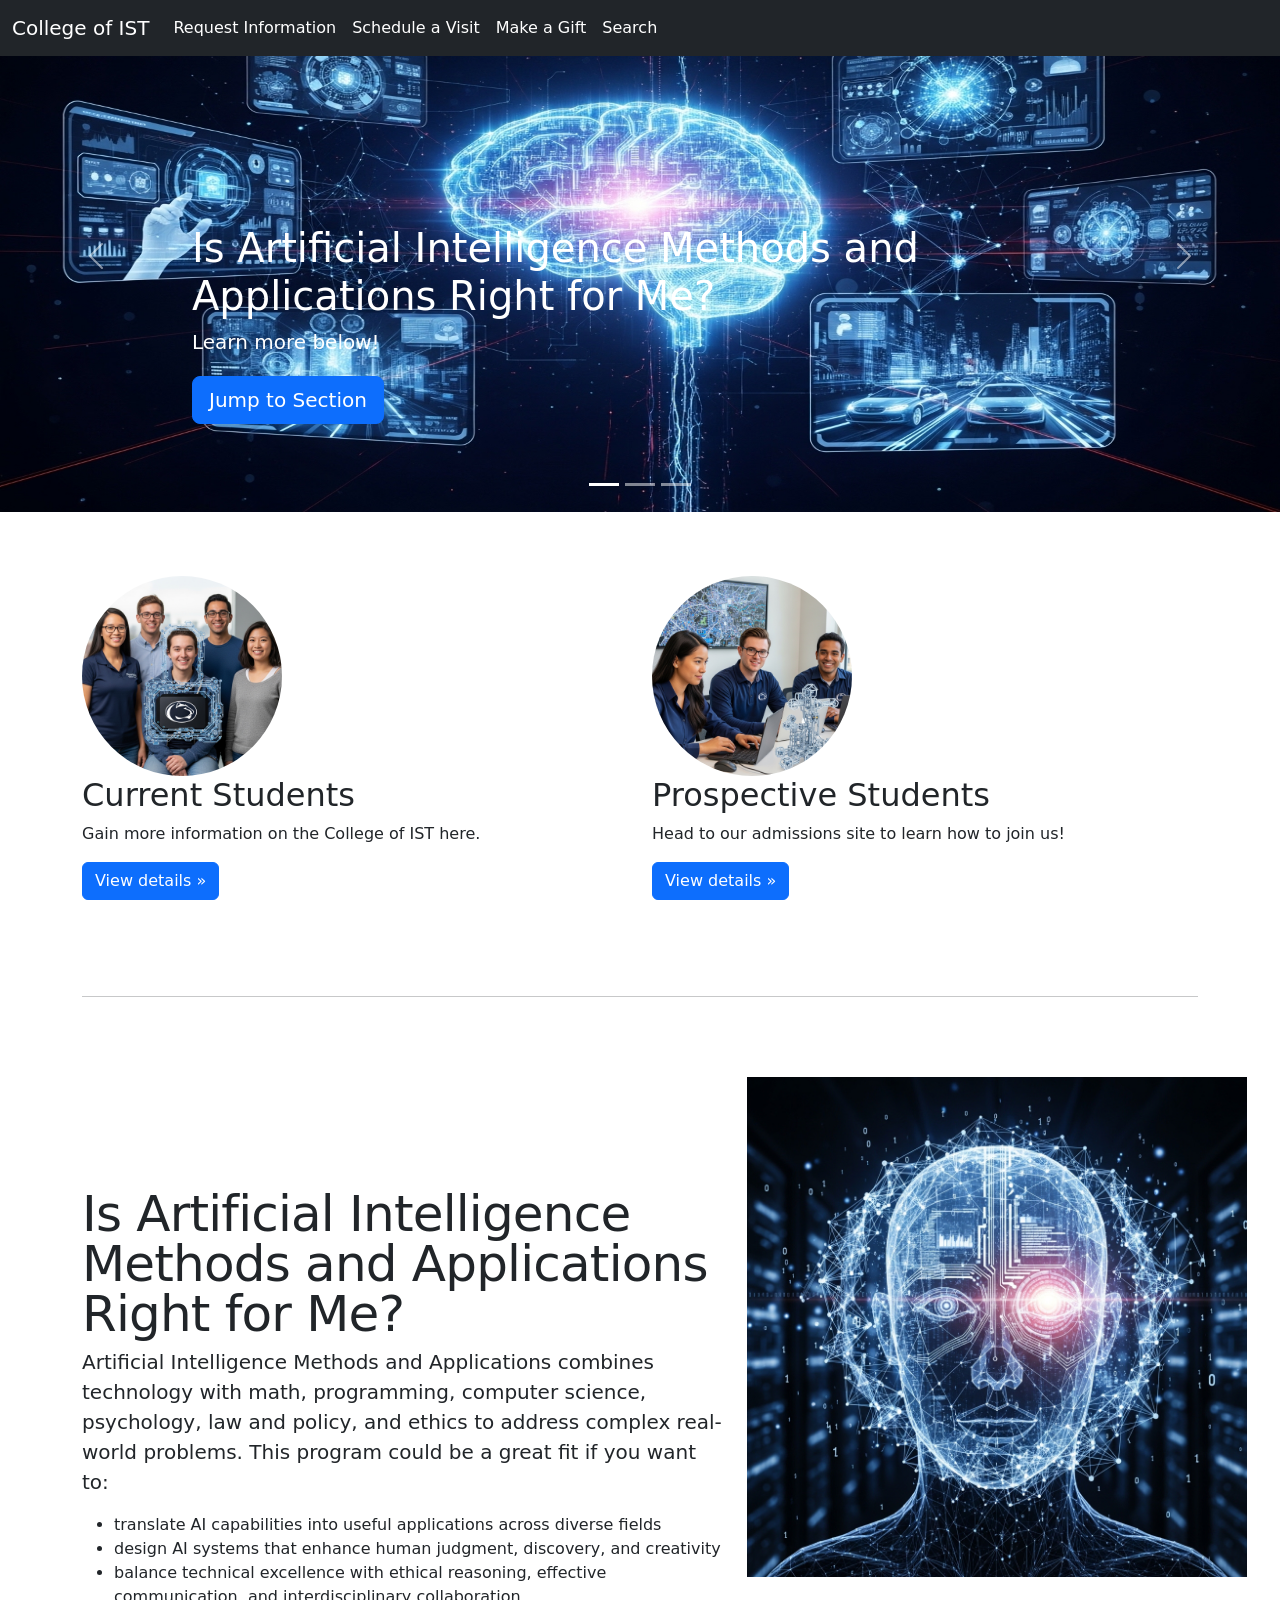
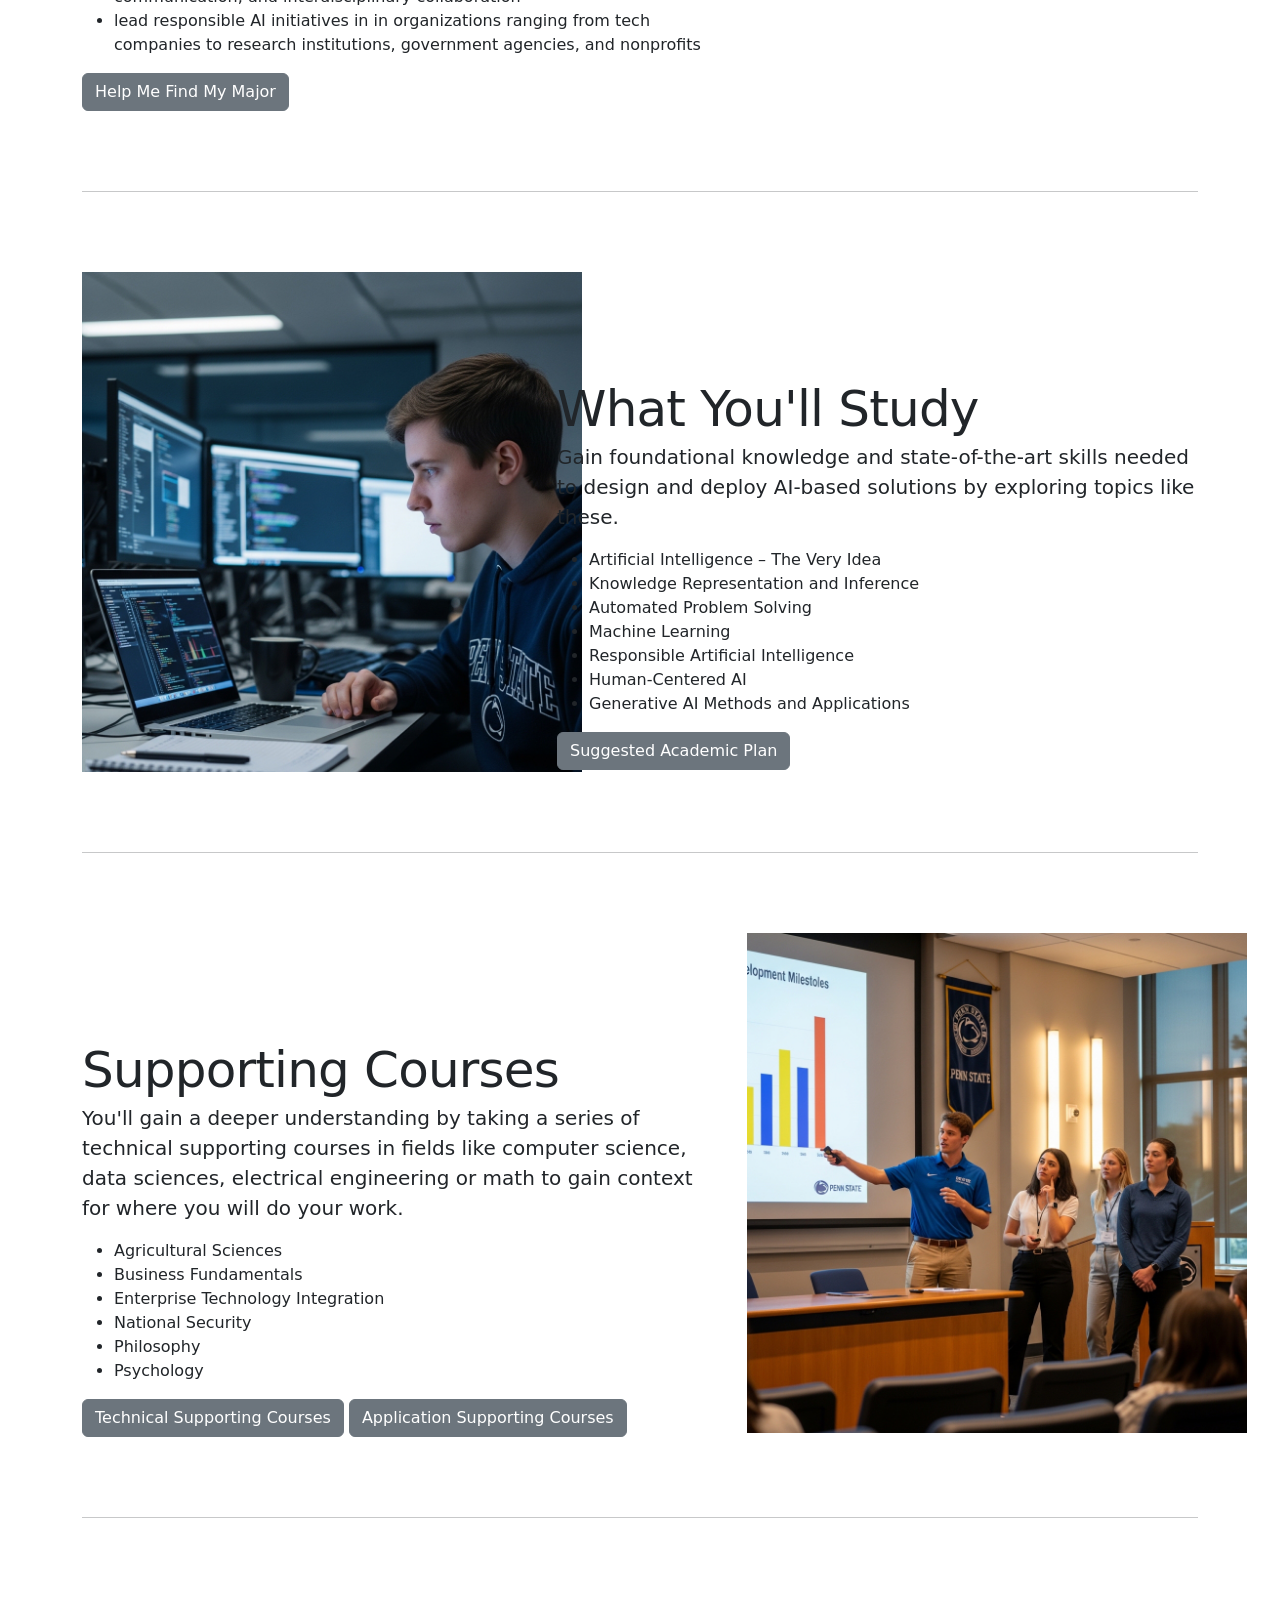
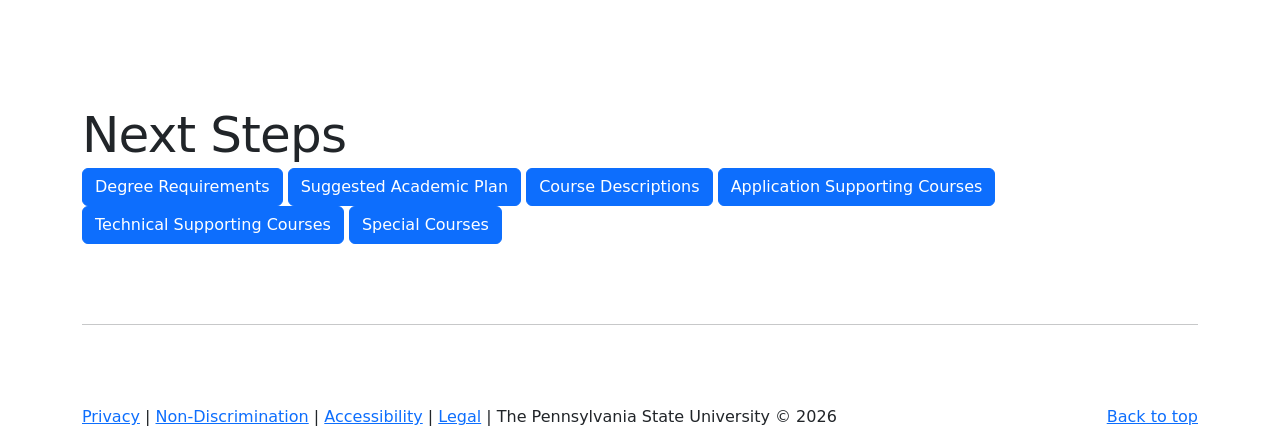
<file: carousel/index.html>
<!doctype html>
<html lang="en">
  <head>
    <meta charset="utf-8">
    <meta name="viewport" content="width=device-width, initial-scale=1">
    <meta name="description" content="">
    <meta name="author" content="Mark Otto, Jacob Thornton, and Bootstrap contributors">
    <meta name="generator" content="Hugo 0.88.1">
    <title>B.S. in Artificial Intelligence Methods and Applications</title>

    <link rel="canonical" href="https://getbootstrap.com/docs/5.1/examples/carousel/">

    

    <!-- Bootstrap core CSS
<link href="../assets/dist/css/bootstrap.min.css" rel="stylesheet"> -->
<link href="https://cdn.jsdelivr.net/npm/bootstrap@5.3.2/dist/css/bootstrap.min.css" 
   rel="stylesheet" crossorigin="anonymous"
   integrity="sha384-T3c6CoIi6uLrA9TneNEoa7RxnatzjcDSCmG1MXxSR1GAsXEV/Dwwykc2MPK8M2HN">

    <style>
      .bd-placeholder-img {
        font-size: 1.125rem;
        text-anchor: middle;
        -webkit-user-select: none;
        -moz-user-select: none;
        user-select: none;
      }

      @media (min-width: 768px) {
        .bd-placeholder-img-lg {
          font-size: 3.5rem;
        }
      }
    </style>

    
    <!-- Custom styles for this template -->
    <link href="carousel.css" rel="stylesheet">
  </head>
  <body>
    
<header>
  <nav class="navbar navbar-expand-md navbar-dark fixed-top bg-dark">
    <div class="container-fluid">
      <a class="navbar-brand" href="#">College of IST</a>
      <button class="navbar-toggler" type="button" data-bs-toggle="collapse" data-bs-target="#navbarCollapse" aria-controls="navbarCollapse" aria-expanded="false" aria-label="Toggle navigation">
        <span class="navbar-toggler-icon"></span>
      </button>
      <div class="collapse navbar-collapse" id="navbarCollapse">
        <ul class="navbar-nav me-auto mb-2 mb-md-0">
          <li class="nav-item">
            <a class="nav-link active" href="https://ist.psu.edu/admissions/request-information" target="_blank">Request Information</a>
          </li>
          <li class="nav-item">
            <a class="nav-link active" href="https://ist.psu.edu/admissions/schedule-a-visit" target="_blank">Schedule a Visit</a>
          </li>
          <li class="nav-item">
            <a class="nav-link active" href="https://ist.psu.edu/alumni-and-donors/make-a-gift" target="_blank">Make a Gift</a>
          </li>
          <li class="nav-item">
            <a class="nav-link active" href="https://google.com/" target="_blank">Search</a>
          </li>
        </ul>
      </div>
    </div>
  </nav>
</header>

<main>

  <div id="myCarousel" class="carousel slide" data-bs-ride="carousel">
    <div class="carousel-indicators">
      <button type="button" data-bs-target="#myCarousel" data-bs-slide-to="0" class="active" aria-current="true" aria-label="Slide 1"></button>
      <button type="button" data-bs-target="#myCarousel" data-bs-slide-to="1" aria-label="Slide 2"></button>
      <button type="button" data-bs-target="#myCarousel" data-bs-slide-to="2" aria-label="Slide 3"></button>
    </div>
    <div class="carousel-inner">
      <div class="carousel-item active">
        <img src="images/image4.png" width="100%" alt="AI Image 1">
        <div class="container">
          <div class="carousel-caption text-start">
            <h1>Is Artificial Intelligence Methods and Applications Right for Me?</h1>
            <p>Learn more below!</p>
            <p><a class="btn btn-lg btn-primary" href="#article1">Jump to Section</a></p>
          </div>
        </div>
      </div>
      <div class="carousel-item">
        <img src="images/image5.png" width="100%" alt="AI Image 2">
        <div class="container">
          <div class="carousel-caption">
            <h1>What You'll Study</h1>
            <p>Learn about your coursework by clicking this button!</p>
            <p><a class="btn btn-lg btn-primary" href="#article2">Jump to Section</a></p>
          </div>
        </div>
      </div>
      <div class="carousel-item">
        <img src="images/image6.png" width="100%" alt="AI Image 3">
        <div class="container">
          <div class="carousel-caption text-end">
            <h1>Supporting Courses</h1>
            <p>There are many courses to help you in your studies. Learn more here!</p>
            <p><a class="btn btn-lg btn-primary" href="#article3">Jump to Section</a></p>
          </div>
        </div>
      </div>
    </div>
    <button class="carousel-control-prev" type="button" data-bs-target="#myCarousel" data-bs-slide="prev">
      <span class="carousel-control-prev-icon" aria-hidden="true"></span>
      <span class="visually-hidden">Previous</span>
    </button>
    <button class="carousel-control-next" type="button" data-bs-target="#myCarousel" data-bs-slide="next">
      <span class="carousel-control-next-icon" aria-hidden="true"></span>
      <span class="visually-hidden">Next</span>
    </button>
  </div>


  <!-- Marketing messaging and featurettes
  ================================================== -->
  <!-- Wrap the rest of the page in another container to center all the content. -->

  <div class="container marketing">

    <!-- Three columns of text below the carousel -->
    <div class="row">
      <div class="col-lg-6">
        <img src="images/image1.png" class="rounded-circle" width="200" height="200" alt="Current Students">
        <h2>Current Students</h2>
        <p>Gain more information on the College of IST here.</p>
        <p><a class="btn btn-primary" href="https://ist.psu.edu/current-students" target="_blank">View details &raquo;</a></p>
      </div><!-- /.col-lg-4 -->
      <div class="col-lg-6">
        <img src="images/image2.png" class="rounded-circle" width="200" height="200" alt="Prospective Students">
        <h2>Prospective Students</h2>
        <p>Head to our admissions site to learn how to join us!</p>
        <p><a class="btn btn-primary" href="https://ist.psu.edu/admissions" target="_blank">View details &raquo;</a></p>
      </div><!-- /.col-lg-4 -->

    </div><!-- /.row -->


    <!-- START THE FEATURETTES -->

    <hr class="featurette-divider">

    <div class="row featurette" id="article1">
      <div class="col-md-7">
        <h2 class="featurette-heading">Is Artificial Intelligence Methods and Applications Right for Me?</h2>
        <p class="lead">Artificial Intelligence Methods and Applications combines technology with math, programming, computer science, psychology, law and policy, and ethics to address complex real-world problems. This program could be a great fit if you want to:</p>
        <ul>
          <li>translate AI capabilities into useful applications across diverse fields</li>
          <li>design AI systems that enhance human judgment, discovery, and creativity</li>
          <li>balance technical excellence with ethical reasoning, effective communication, and interdisciplinary collaboration</li>
          <li>lead responsible AI initiatives in in organizations ranging from tech companies to research institutions, government agencies, and nonprofits</li>
        </ul>
        <button class="btn btn-secondary" onclick="window.open('https://ist.psu.edu/degree-programs/undergraduate/find-my-major', '_blank');">Help Me Find My Major</button>
      </div>
      <div class="col-md-5">
        <img src="images/image7.png" width="500" height="500">
      </div>
    </div>

    <hr class="featurette-divider">

    <div class="row featurette" id="article2">
      <div class="col-md-7 order-md-2">
        <h2 class="featurette-heading">What You'll Study</h2>
        <p class="lead">Gain foundational knowledge and state-of-the-art skills needed to design and deploy AI-based solutions by exploring topics like these.</p>
        <ul>
          <li>Artificial Intelligence – The Very Idea</li>
          <li>Knowledge Representation and Inference</li>
          <li>Automated Problem Solving</li>
          <li>Machine Learning</li>
          <li>Responsible Artificial Intelligence</li>
          <li>Human-Centered AI</li>
          <li>Generative AI Methods and Applications</li>
        </ul>
        <button class="btn btn-secondary" onclick="window.open('https://bulletins.psu.edu/undergraduate/colleges/information-sciences-technology/artificial-intelligence-methods-applications-bs/#suggestedacademicplantext', '_blank');">Suggested Academic Plan</button>
        
      </div>
      <div class="col-md-5 order-md-1">
        <img src="images/image8.png" width="500" height="500">
      </div>
    </div>

    <hr class="featurette-divider">

    <div class="row featurette" id="article3">
      <div class="col-md-7">
        <h2 class="featurette-heading">Supporting Courses</h2>
        <p class="lead">You'll gain a deeper understanding by taking a series of technical supporting courses in fields like computer science, data sciences, electrical engineering or math to gain context for where you will do your work.</p>
        <ul>
          <li>Agricultural Sciences</li>
          <li>Business Fundamentals</li>
          <li>Enterprise Technology Integration</li>
          <li>National Security</li>
          <li>Philosophy</li>
          <li>Psychology</li>
        </ul>
        <button class="btn btn-secondary" onclick="window.open('https://bulletins.psu.edu/undergraduate/colleges/information-sciences-technology/artificial-intelligence-methods-applications-bs/#suggestedacademicplantext', '_blank');">Technical Supporting Courses</button>
        <button class="btn btn-secondary" onclick="window.open('https://bulletins.psu.edu/undergraduate/colleges/information-sciences-technology/artificial-intelligence-methods-applications-bs/#suggestedacademicplantext', '_blank');">Application Supporting Courses</button>
      </div>
      <div class="col-md-5">
        <img src="images/image3.png" width="500" height="500">
      </div>
    </div>

    <hr class="featurette-divider">

    <div class="row featurette" id="article4">
      <div class="col-md-12">
          <h2 class="featurette-heading">Next Steps</h2>
          <button class="btn btn-primary" onclick="window.open('https://ist.psu.edu/degree-programs/undergraduate/artificial-intelligence-methods-and-applications/aima-major-requirements', '_blank');">Degree Requirements</button>
          <button class="btn btn-primary" onclick="window.open('https://bulletins.psu.edu/undergraduate/colleges/information-sciences-technology/artificial-intelligence-methods-applications-bs/#suggestedacademicplantext', '_blank');">Suggested Academic Plan</button>
          <button class="btn btn-primary" onclick="window.open('https://bulletins.psu.edu/search/?scontext=courses&search=a-i&caturl=%2Fundergraduate', '_blank');">Course Descriptions</button>
          <button class="btn btn-primary" onclick="window.open('https://bulletins.psu.edu/undergraduate/colleges/information-sciences-technology/artificial-intelligence-methods-applications-bs/#suggestedacademicplantext', '_blank');">Application Supporting Courses</button>
          <button class="btn btn-primary" onclick="window.open('https://bulletins.psu.edu/undergraduate/colleges/information-sciences-technology/artificial-intelligence-methods-applications-bs/#suggestedacademicplantext', '_blank');">Technical Supporting Courses</button>
          <button class="btn btn-primary" onclick="window.open('https://ist.psu.edu/current-students/current-undergraduate-students/academic-advising/special-courses', '_blank');">Special Courses</button>
      </div>
    </div>

    <hr class="featurette-divider">

    <!-- /END THE FEATURETTES -->

  </div><!-- /.container -->


  <!-- FOOTER -->
  <footer class="container">
    <p class="float-end"><a href="#">Back to top</a></p>
    <p><a href="https://www.psu.edu/web-privacy-statement" target="_blank">Privacy</a> | <a href="https://policy.psu.edu/policies/ad85" target="_blank">Non-Discrimination</a> | <a href="https://www.psu.edu/accessibilitystatement" target="_blank">Accessibility</a> | <a href="https://www.psu.edu/legal-statements" target="_blank">Legal</a> | The Pennsylvania State University &copy; 2026</p>
  </footer>
</main>


    <script src="../assets/dist/js/bootstrap.bundle.min.js"></script>

      
  </body>
</html>
</file>
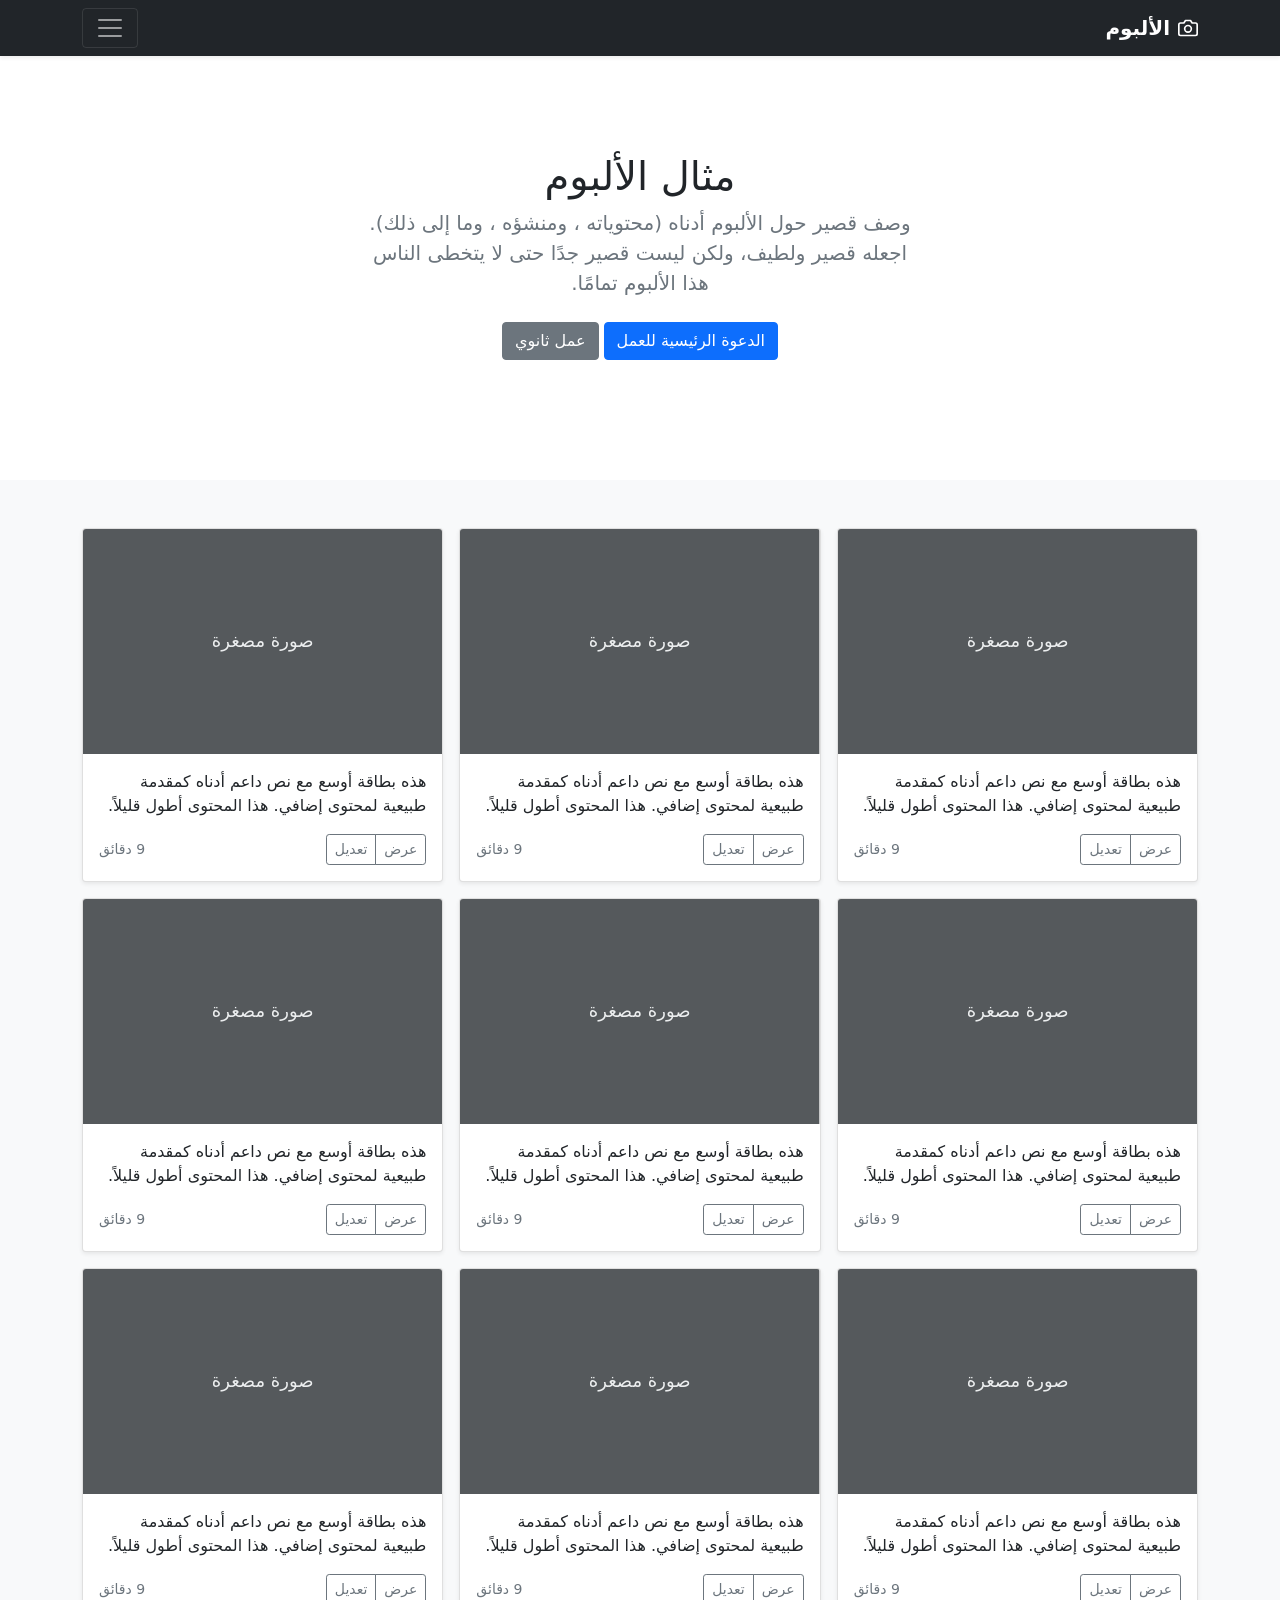
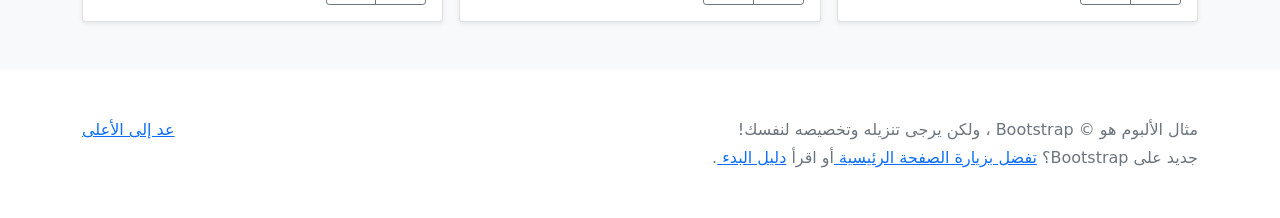
<file: bootstrap-5.1.3-examples/album-rtl/index.html>
<!doctype html>
<html lang="ar" dir="rtl">
  <head>
    <meta charset="utf-8">
    <meta name="viewport" content="width=device-width, initial-scale=1">
    <meta name="description" content="">
    <meta name="author" content="Mark Otto, Jacob Thornton, and Bootstrap contributors">
    <meta name="generator" content="Hugo 0.88.1">
    <title>مثال الألبوم · Bootstrap v5.1</title>

    <link rel="canonical" href="https://getbootstrap.com/docs/5.1/examples/album-rtl/">

    

    <!-- Bootstrap core CSS -->
<link href="../assets/dist/css/bootstrap.rtl.min.css" rel="stylesheet">

    <style>
      .bd-placeholder-img {
        font-size: 1.125rem;
        text-anchor: middle;
        -webkit-user-select: none;
        -moz-user-select: none;
        user-select: none;
      }

      @media (min-width: 768px) {
        .bd-placeholder-img-lg {
          font-size: 3.5rem;
        }
      }
    </style>

    
  </head>
  <body>
    
<header>
  <div class="collapse bg-dark" id="navbarHeader">
    <div class="container">
      <div class="row">
        <div class="col-sm-8 col-md-7 py-4">
          <h4 class="text-white">حول</h4>
          <p class="text-muted">أضف بعض المعلومات حول الألبوم، المؤلف، أو أي سياق خلفية آخر. اجعلها بضع جمل حتى يتمكن الزوار من التقاط بعض التلميحات المفيدة. ثم اربطها ببعض مواقع التواصل الاجتماعي أو معلومات الاتصال.</p>
        </div>
        <div class="col-sm-4 offset-md-1 py-4">
          <h4 class="text-white">تواصل معي</h4>
          <ul class="list-unstyled">
            <li><a href="#" class="text-white">تابعني على تويتر</a></li>
            <li><a href="#" class="text-white">شاركني الإعجاب في فيسبوك</a></li>
            <li><a href="#" class="text-white">راسلني على البريد الإلكتروني</a></li>
          </ul>
        </div>
      </div>
    </div>
  </div>
  <div class="navbar navbar-dark bg-dark shadow-sm">
    <div class="container">
      <a href="#" class="navbar-brand d-flex align-items-center">
        <svg xmlns="http://www.w3.org/2000/svg" width="20" height="20" fill="none" stroke="currentColor" stroke-linecap="round" stroke-linejoin="round" stroke-width="2" aria-hidden="true" class="me-2" viewBox="0 0 24 24"><path d="M23 19a2 2 0 0 1-2 2H3a2 2 0 0 1-2-2V8a2 2 0 0 1 2-2h4l2-3h6l2 3h4a2 2 0 0 1 2 2z"/><circle cx="12" cy="13" r="4"/></svg>
        <strong>الألبوم</strong>
      </a>
      <button class="navbar-toggler" type="button" data-bs-toggle="collapse" data-bs-target="#navbarHeader" aria-controls="navbarHeader" aria-expanded="false" aria-label="تبديل التنقل">
        <span class="navbar-toggler-icon"></span>
      </button>
    </div>
  </div>
</header>

<main>

  <section class="py-5 text-center container">
    <div class="row py-lg-5">
      <div class="col-lg-6 col-md-8 mx-auto">
        <h1 class="fw-light">مثال الألبوم</h1>
        <p class="lead text-muted">وصف قصير حول الألبوم أدناه (محتوياته ، ومنشؤه ، وما إلى ذلك). اجعله قصير ولطيف، ولكن ليست قصير جدًا حتى لا يتخطى الناس هذا الألبوم تمامًا.</p>
        <p>
          <a href="#" class="btn btn-primary my-2">الدعوة الرئيسية للعمل</a>
          <a href="#" class="btn btn-secondary my-2">عمل ثانوي</a>
        </p>
      </div>
    </div>
  </section>

  <div class="album py-5 bg-light">
    <div class="container">

      <div class="row row-cols-1 row-cols-sm-2 row-cols-md-3 g-3">
        <div class="col">
          <div class="card shadow-sm">
            <svg class="bd-placeholder-img card-img-top" width="100%" height="225" xmlns="http://www.w3.org/2000/svg" role="img" aria-label="Placeholder: صورة مصغرة" preserveAspectRatio="xMidYMid slice" focusable="false"><title>Placeholder</title><rect width="100%" height="100%" fill="#55595c"/><text x="50%" y="50%" fill="#eceeef" dy=".3em">صورة مصغرة</text></svg>

            <div class="card-body">
              <p class="card-text">هذه بطاقة أوسع مع نص داعم أدناه كمقدمة طبيعية لمحتوى إضافي. هذا المحتوى أطول قليلاً.</p>
              <div class="d-flex justify-content-between align-items-center">
                <div class="btn-group">
                  <button type="button" class="btn btn-sm btn-outline-secondary">عرض</button>
                  <button type="button" class="btn btn-sm btn-outline-secondary">تعديل</button>
                </div>
                <small class="text-muted">9 دقائق</small>
              </div>
            </div>
          </div>
        </div>
        <div class="col">
          <div class="card shadow-sm">
            <svg class="bd-placeholder-img card-img-top" width="100%" height="225" xmlns="http://www.w3.org/2000/svg" role="img" aria-label="Placeholder: صورة مصغرة" preserveAspectRatio="xMidYMid slice" focusable="false"><title>Placeholder</title><rect width="100%" height="100%" fill="#55595c"/><text x="50%" y="50%" fill="#eceeef" dy=".3em">صورة مصغرة</text></svg>

            <div class="card-body">
              <p class="card-text">هذه بطاقة أوسع مع نص داعم أدناه كمقدمة طبيعية لمحتوى إضافي. هذا المحتوى أطول قليلاً.</p>
              <div class="d-flex justify-content-between align-items-center">
                <div class="btn-group">
                  <button type="button" class="btn btn-sm btn-outline-secondary">عرض</button>
                  <button type="button" class="btn btn-sm btn-outline-secondary">تعديل</button>
                </div>
                <small class="text-muted">9 دقائق</small>
              </div>
            </div>
          </div>
        </div>
        <div class="col">
          <div class="card shadow-sm">
            <svg class="bd-placeholder-img card-img-top" width="100%" height="225" xmlns="http://www.w3.org/2000/svg" role="img" aria-label="Placeholder: صورة مصغرة" preserveAspectRatio="xMidYMid slice" focusable="false"><title>Placeholder</title><rect width="100%" height="100%" fill="#55595c"/><text x="50%" y="50%" fill="#eceeef" dy=".3em">صورة مصغرة</text></svg>

            <div class="card-body">
              <p class="card-text">هذه بطاقة أوسع مع نص داعم أدناه كمقدمة طبيعية لمحتوى إضافي. هذا المحتوى أطول قليلاً.</p>
              <div class="d-flex justify-content-between align-items-center">
                <div class="btn-group">
                  <button type="button" class="btn btn-sm btn-outline-secondary">عرض</button>
                  <button type="button" class="btn btn-sm btn-outline-secondary">تعديل</button>
                </div>
                <small class="text-muted">9 دقائق</small>
              </div>
            </div>
          </div>
        </div>

        <div class="col">
          <div class="card shadow-sm">
            <svg class="bd-placeholder-img card-img-top" width="100%" height="225" xmlns="http://www.w3.org/2000/svg" role="img" aria-label="Placeholder: صورة مصغرة" preserveAspectRatio="xMidYMid slice" focusable="false"><title>Placeholder</title><rect width="100%" height="100%" fill="#55595c"/><text x="50%" y="50%" fill="#eceeef" dy=".3em">صورة مصغرة</text></svg>

            <div class="card-body">
              <p class="card-text">هذه بطاقة أوسع مع نص داعم أدناه كمقدمة طبيعية لمحتوى إضافي. هذا المحتوى أطول قليلاً.</p>
              <div class="d-flex justify-content-between align-items-center">
                <div class="btn-group">
                  <button type="button" class="btn btn-sm btn-outline-secondary">عرض</button>
                  <button type="button" class="btn btn-sm btn-outline-secondary">تعديل</button>
                </div>
                <small class="text-muted">9 دقائق</small>
              </div>
            </div>
          </div>
        </div>
        <div class="col">
          <div class="card shadow-sm">
            <svg class="bd-placeholder-img card-img-top" width="100%" height="225" xmlns="http://www.w3.org/2000/svg" role="img" aria-label="Placeholder: صورة مصغرة" preserveAspectRatio="xMidYMid slice" focusable="false"><title>Placeholder</title><rect width="100%" height="100%" fill="#55595c"/><text x="50%" y="50%" fill="#eceeef" dy=".3em">صورة مصغرة</text></svg>

            <div class="card-body">
              <p class="card-text">هذه بطاقة أوسع مع نص داعم أدناه كمقدمة طبيعية لمحتوى إضافي. هذا المحتوى أطول قليلاً.</p>
              <div class="d-flex justify-content-between align-items-center">
                <div class="btn-group">
                  <button type="button" class="btn btn-sm btn-outline-secondary">عرض</button>
                  <button type="button" class="btn btn-sm btn-outline-secondary">تعديل</button>
                </div>
                <small class="text-muted">9 دقائق</small>
              </div>
            </div>
          </div>
        </div>
        <div class="col">
          <div class="card shadow-sm">
            <svg class="bd-placeholder-img card-img-top" width="100%" height="225" xmlns="http://www.w3.org/2000/svg" role="img" aria-label="Placeholder: صورة مصغرة" preserveAspectRatio="xMidYMid slice" focusable="false"><title>Placeholder</title><rect width="100%" height="100%" fill="#55595c"/><text x="50%" y="50%" fill="#eceeef" dy=".3em">صورة مصغرة</text></svg>

            <div class="card-body">
              <p class="card-text">هذه بطاقة أوسع مع نص داعم أدناه كمقدمة طبيعية لمحتوى إضافي. هذا المحتوى أطول قليلاً.</p>
              <div class="d-flex justify-content-between align-items-center">
                <div class="btn-group">
                  <button type="button" class="btn btn-sm btn-outline-secondary">عرض</button>
                  <button type="button" class="btn btn-sm btn-outline-secondary">تعديل</button>
                </div>
                <small class="text-muted">9 دقائق</small>
              </div>
            </div>
          </div>
        </div>

        <div class="col">
          <div class="card shadow-sm">
            <svg class="bd-placeholder-img card-img-top" width="100%" height="225" xmlns="http://www.w3.org/2000/svg" role="img" aria-label="Placeholder: صورة مصغرة" preserveAspectRatio="xMidYMid slice" focusable="false"><title>Placeholder</title><rect width="100%" height="100%" fill="#55595c"/><text x="50%" y="50%" fill="#eceeef" dy=".3em">صورة مصغرة</text></svg>

            <div class="card-body">
              <p class="card-text">هذه بطاقة أوسع مع نص داعم أدناه كمقدمة طبيعية لمحتوى إضافي. هذا المحتوى أطول قليلاً.</p>
              <div class="d-flex justify-content-between align-items-center">
                <div class="btn-group">
                  <button type="button" class="btn btn-sm btn-outline-secondary">عرض</button>
                  <button type="button" class="btn btn-sm btn-outline-secondary">تعديل</button>
                </div>
                <small class="text-muted">9 دقائق</small>
              </div>
            </div>
          </div>
        </div>
        <div class="col">
          <div class="card shadow-sm">
            <svg class="bd-placeholder-img card-img-top" width="100%" height="225" xmlns="http://www.w3.org/2000/svg" role="img" aria-label="Placeholder: صورة مصغرة" preserveAspectRatio="xMidYMid slice" focusable="false"><title>Placeholder</title><rect width="100%" height="100%" fill="#55595c"/><text x="50%" y="50%" fill="#eceeef" dy=".3em">صورة مصغرة</text></svg>

            <div class="card-body">
              <p class="card-text">هذه بطاقة أوسع مع نص داعم أدناه كمقدمة طبيعية لمحتوى إضافي. هذا المحتوى أطول قليلاً.</p>
              <div class="d-flex justify-content-between align-items-center">
                <div class="btn-group">
                  <button type="button" class="btn btn-sm btn-outline-secondary">عرض</button>
                  <button type="button" class="btn btn-sm btn-outline-secondary">تعديل</button>
                </div>
                <small class="text-muted">9 دقائق</small>
              </div>
            </div>
          </div>
        </div>
        <div class="col">
          <div class="card shadow-sm">
            <svg class="bd-placeholder-img card-img-top" width="100%" height="225" xmlns="http://www.w3.org/2000/svg" role="img" aria-label="Placeholder: صورة مصغرة" preserveAspectRatio="xMidYMid slice" focusable="false"><title>Placeholder</title><rect width="100%" height="100%" fill="#55595c"/><text x="50%" y="50%" fill="#eceeef" dy=".3em">صورة مصغرة</text></svg>

            <div class="card-body">
              <p class="card-text">هذه بطاقة أوسع مع نص داعم أدناه كمقدمة طبيعية لمحتوى إضافي. هذا المحتوى أطول قليلاً.</p>
              <div class="d-flex justify-content-between align-items-center">
                <div class="btn-group">
                  <button type="button" class="btn btn-sm btn-outline-secondary">عرض</button>
                  <button type="button" class="btn btn-sm btn-outline-secondary">تعديل</button>
                </div>
                <small class="text-muted">9 دقائق</small>
              </div>
            </div>
          </div>
        </div>
      </div>
    </div>
  </div>

</main>

<footer class="text-muted py-5">
  <div class="container">
    <p class="float-end mb-1">
      <a href="#">عد إلى الأعلى</a>
    </p>
    <p class="mb-1">مثال الألبوم هو © Bootstrap ، ولكن يرجى تنزيله وتخصيصه لنفسك!</p>
    <p class="mb-0">جديد على Bootstrap؟ <a href="/"> تفضل بزيارة الصفحة الرئيسية </a> أو اقرأ <a href="../getting-started/introduction/ "> دليل البدء </a>.</p>
  </div>
</footer>


    <script src="../assets/dist/js/bootstrap.bundle.min.js"></script>

      
  </body>
</html>
</file>
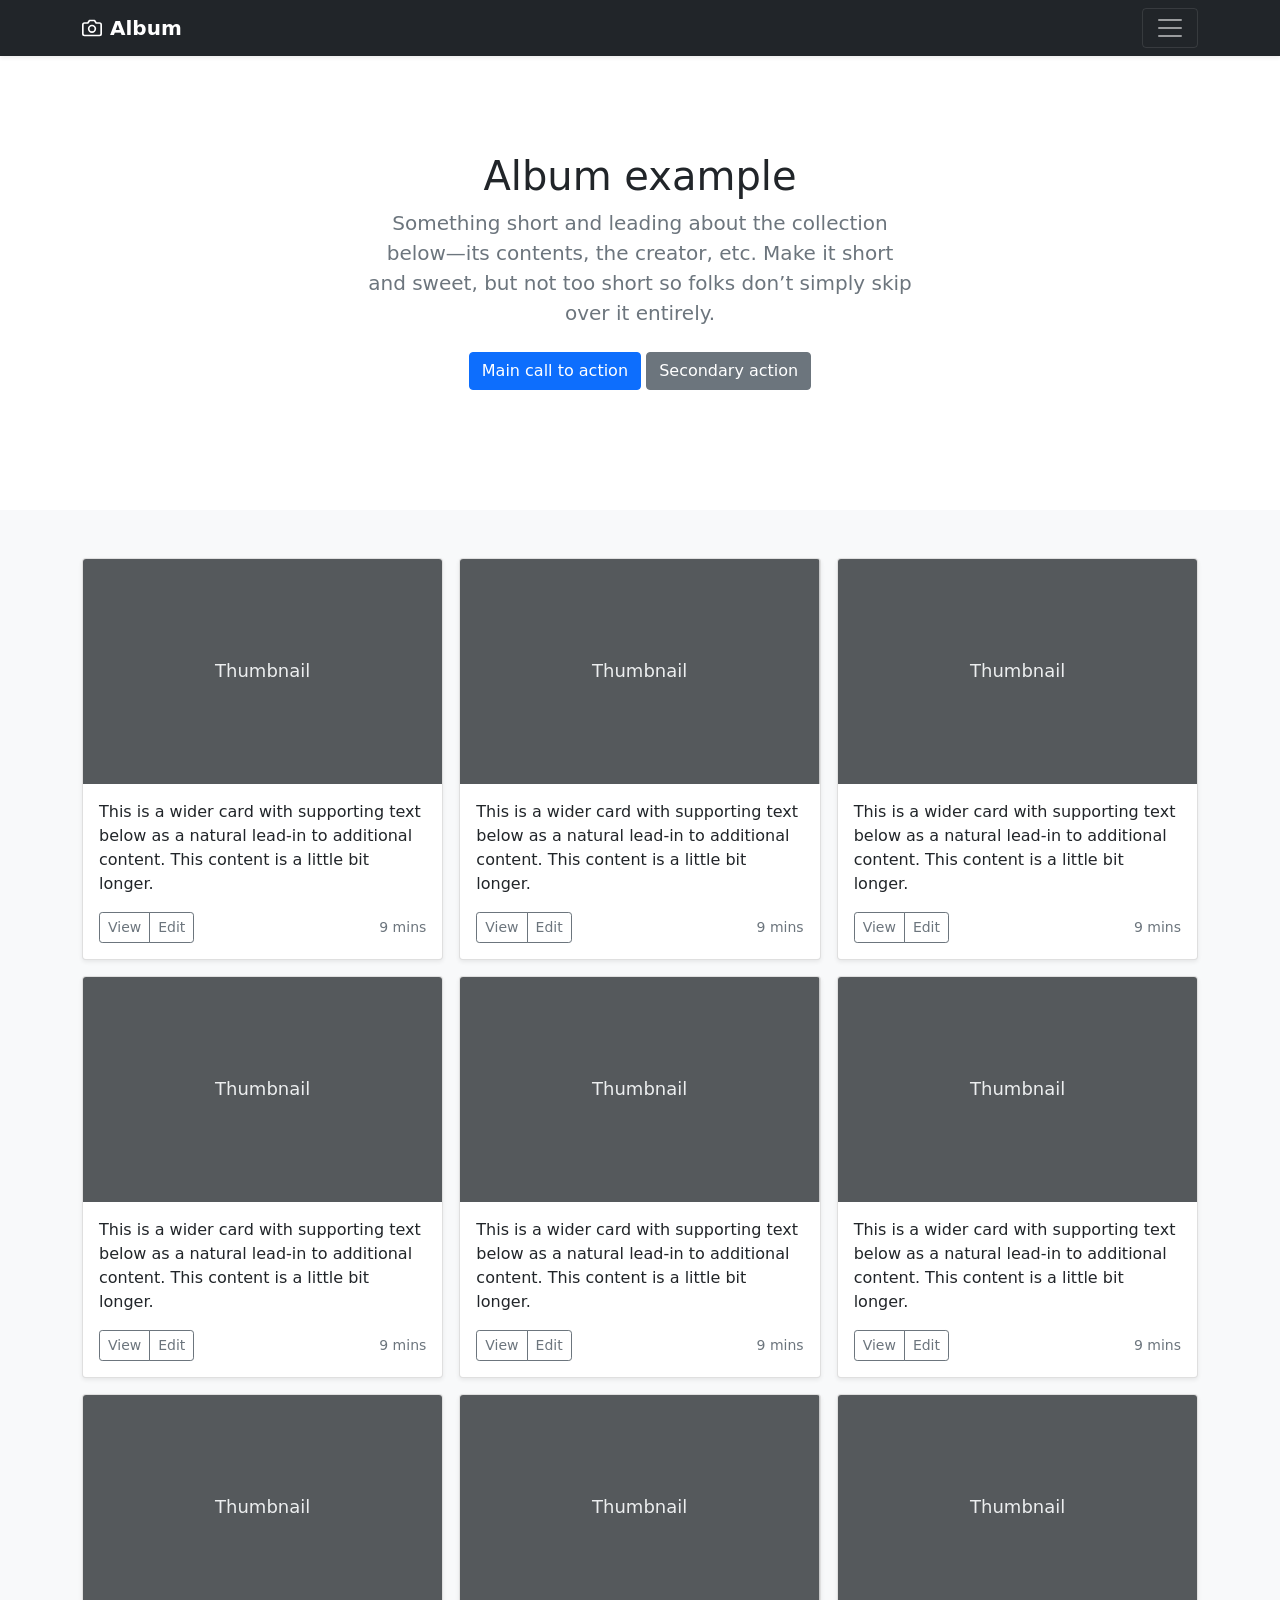
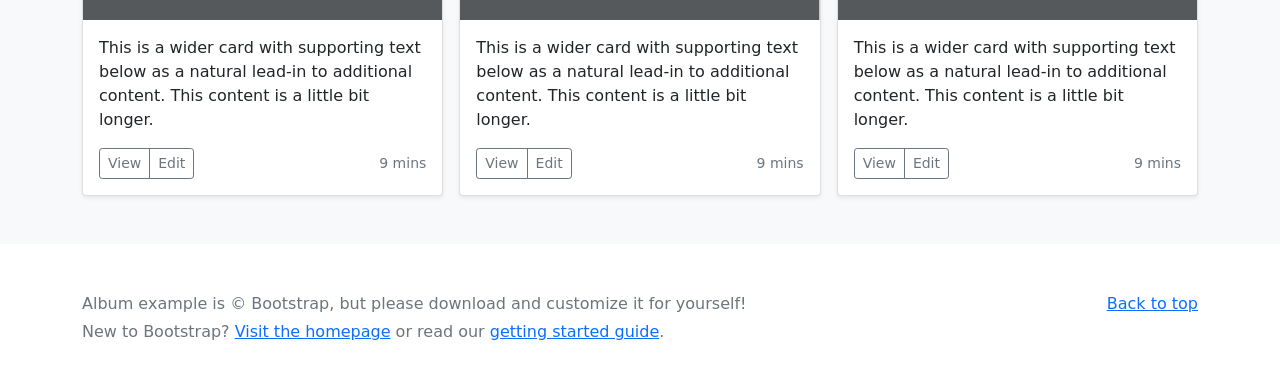
<file: bootstrap-5.1.3-examples/album/index.html>
<!doctype html>
<html lang="en">
  <head>
    <meta charset="utf-8">
    <meta name="viewport" content="width=device-width, initial-scale=1">
    <meta name="description" content="">
    <meta name="author" content="Mark Otto, Jacob Thornton, and Bootstrap contributors">
    <meta name="generator" content="Hugo 0.88.1">
    <title>Album example · Bootstrap v5.1</title>

    <link rel="canonical" href="https://getbootstrap.com/docs/5.1/examples/album/">

    

    <!-- Bootstrap core CSS -->
<link href="../assets/dist/css/bootstrap.min.css" rel="stylesheet">

    <style>
      .bd-placeholder-img {
        font-size: 1.125rem;
        text-anchor: middle;
        -webkit-user-select: none;
        -moz-user-select: none;
        user-select: none;
      }

      @media (min-width: 768px) {
        .bd-placeholder-img-lg {
          font-size: 3.5rem;
        }
      }
    </style>

    
  </head>
  <body>
    
<header>
  <div class="collapse bg-dark" id="navbarHeader">
    <div class="container">
      <div class="row">
        <div class="col-sm-8 col-md-7 py-4">
          <h4 class="text-white">About</h4>
          <p class="text-muted">Add some information about the album below, the author, or any other background context. Make it a few sentences long so folks can pick up some informative tidbits. Then, link them off to some social networking sites or contact information.</p>
        </div>
        <div class="col-sm-4 offset-md-1 py-4">
          <h4 class="text-white">Contact</h4>
          <ul class="list-unstyled">
            <li><a href="#" class="text-white">Follow on Twitter</a></li>
            <li><a href="#" class="text-white">Like on Facebook</a></li>
            <li><a href="#" class="text-white">Email me</a></li>
          </ul>
        </div>
      </div>
    </div>
  </div>
  <div class="navbar navbar-dark bg-dark shadow-sm">
    <div class="container">
      <a href="#" class="navbar-brand d-flex align-items-center">
        <svg xmlns="http://www.w3.org/2000/svg" width="20" height="20" fill="none" stroke="currentColor" stroke-linecap="round" stroke-linejoin="round" stroke-width="2" aria-hidden="true" class="me-2" viewBox="0 0 24 24"><path d="M23 19a2 2 0 0 1-2 2H3a2 2 0 0 1-2-2V8a2 2 0 0 1 2-2h4l2-3h6l2 3h4a2 2 0 0 1 2 2z"/><circle cx="12" cy="13" r="4"/></svg>
        <strong>Album</strong>
      </a>
      <button class="navbar-toggler" type="button" data-bs-toggle="collapse" data-bs-target="#navbarHeader" aria-controls="navbarHeader" aria-expanded="false" aria-label="Toggle navigation">
        <span class="navbar-toggler-icon"></span>
      </button>
    </div>
  </div>
</header>

<main>

  <section class="py-5 text-center container">
    <div class="row py-lg-5">
      <div class="col-lg-6 col-md-8 mx-auto">
        <h1 class="fw-light">Album example</h1>
        <p class="lead text-muted">Something short and leading about the collection below—its contents, the creator, etc. Make it short and sweet, but not too short so folks don’t simply skip over it entirely.</p>
        <p>
          <a href="#" class="btn btn-primary my-2">Main call to action</a>
          <a href="#" class="btn btn-secondary my-2">Secondary action</a>
        </p>
      </div>
    </div>
  </section>

  <div class="album py-5 bg-light">
    <div class="container">

      <div class="row row-cols-1 row-cols-sm-2 row-cols-md-3 g-3">
        <div class="col">
          <div class="card shadow-sm">
            <svg class="bd-placeholder-img card-img-top" width="100%" height="225" xmlns="http://www.w3.org/2000/svg" role="img" aria-label="Placeholder: Thumbnail" preserveAspectRatio="xMidYMid slice" focusable="false"><title>Placeholder</title><rect width="100%" height="100%" fill="#55595c"/><text x="50%" y="50%" fill="#eceeef" dy=".3em">Thumbnail</text></svg>

            <div class="card-body">
              <p class="card-text">This is a wider card with supporting text below as a natural lead-in to additional content. This content is a little bit longer.</p>
              <div class="d-flex justify-content-between align-items-center">
                <div class="btn-group">
                  <button type="button" class="btn btn-sm btn-outline-secondary">View</button>
                  <button type="button" class="btn btn-sm btn-outline-secondary">Edit</button>
                </div>
                <small class="text-muted">9 mins</small>
              </div>
            </div>
          </div>
        </div>
        <div class="col">
          <div class="card shadow-sm">
            <svg class="bd-placeholder-img card-img-top" width="100%" height="225" xmlns="http://www.w3.org/2000/svg" role="img" aria-label="Placeholder: Thumbnail" preserveAspectRatio="xMidYMid slice" focusable="false"><title>Placeholder</title><rect width="100%" height="100%" fill="#55595c"/><text x="50%" y="50%" fill="#eceeef" dy=".3em">Thumbnail</text></svg>

            <div class="card-body">
              <p class="card-text">This is a wider card with supporting text below as a natural lead-in to additional content. This content is a little bit longer.</p>
              <div class="d-flex justify-content-between align-items-center">
                <div class="btn-group">
                  <button type="button" class="btn btn-sm btn-outline-secondary">View</button>
                  <button type="button" class="btn btn-sm btn-outline-secondary">Edit</button>
                </div>
                <small class="text-muted">9 mins</small>
              </div>
            </div>
          </div>
        </div>
        <div class="col">
          <div class="card shadow-sm">
            <svg class="bd-placeholder-img card-img-top" width="100%" height="225" xmlns="http://www.w3.org/2000/svg" role="img" aria-label="Placeholder: Thumbnail" preserveAspectRatio="xMidYMid slice" focusable="false"><title>Placeholder</title><rect width="100%" height="100%" fill="#55595c"/><text x="50%" y="50%" fill="#eceeef" dy=".3em">Thumbnail</text></svg>

            <div class="card-body">
              <p class="card-text">This is a wider card with supporting text below as a natural lead-in to additional content. This content is a little bit longer.</p>
              <div class="d-flex justify-content-between align-items-center">
                <div class="btn-group">
                  <button type="button" class="btn btn-sm btn-outline-secondary">View</button>
                  <button type="button" class="btn btn-sm btn-outline-secondary">Edit</button>
                </div>
                <small class="text-muted">9 mins</small>
              </div>
            </div>
          </div>
        </div>

        <div class="col">
          <div class="card shadow-sm">
            <svg class="bd-placeholder-img card-img-top" width="100%" height="225" xmlns="http://www.w3.org/2000/svg" role="img" aria-label="Placeholder: Thumbnail" preserveAspectRatio="xMidYMid slice" focusable="false"><title>Placeholder</title><rect width="100%" height="100%" fill="#55595c"/><text x="50%" y="50%" fill="#eceeef" dy=".3em">Thumbnail</text></svg>

            <div class="card-body">
              <p class="card-text">This is a wider card with supporting text below as a natural lead-in to additional content. This content is a little bit longer.</p>
              <div class="d-flex justify-content-between align-items-center">
                <div class="btn-group">
                  <button type="button" class="btn btn-sm btn-outline-secondary">View</button>
                  <button type="button" class="btn btn-sm btn-outline-secondary">Edit</button>
                </div>
                <small class="text-muted">9 mins</small>
              </div>
            </div>
          </div>
        </div>
        <div class="col">
          <div class="card shadow-sm">
            <svg class="bd-placeholder-img card-img-top" width="100%" height="225" xmlns="http://www.w3.org/2000/svg" role="img" aria-label="Placeholder: Thumbnail" preserveAspectRatio="xMidYMid slice" focusable="false"><title>Placeholder</title><rect width="100%" height="100%" fill="#55595c"/><text x="50%" y="50%" fill="#eceeef" dy=".3em">Thumbnail</text></svg>

            <div class="card-body">
              <p class="card-text">This is a wider card with supporting text below as a natural lead-in to additional content. This content is a little bit longer.</p>
              <div class="d-flex justify-content-between align-items-center">
                <div class="btn-group">
                  <button type="button" class="btn btn-sm btn-outline-secondary">View</button>
                  <button type="button" class="btn btn-sm btn-outline-secondary">Edit</button>
                </div>
                <small class="text-muted">9 mins</small>
              </div>
            </div>
          </div>
        </div>
        <div class="col">
          <div class="card shadow-sm">
            <svg class="bd-placeholder-img card-img-top" width="100%" height="225" xmlns="http://www.w3.org/2000/svg" role="img" aria-label="Placeholder: Thumbnail" preserveAspectRatio="xMidYMid slice" focusable="false"><title>Placeholder</title><rect width="100%" height="100%" fill="#55595c"/><text x="50%" y="50%" fill="#eceeef" dy=".3em">Thumbnail</text></svg>

            <div class="card-body">
              <p class="card-text">This is a wider card with supporting text below as a natural lead-in to additional content. This content is a little bit longer.</p>
              <div class="d-flex justify-content-between align-items-center">
                <div class="btn-group">
                  <button type="button" class="btn btn-sm btn-outline-secondary">View</button>
                  <button type="button" class="btn btn-sm btn-outline-secondary">Edit</button>
                </div>
                <small class="text-muted">9 mins</small>
              </div>
            </div>
          </div>
        </div>

        <div class="col">
          <div class="card shadow-sm">
            <svg class="bd-placeholder-img card-img-top" width="100%" height="225" xmlns="http://www.w3.org/2000/svg" role="img" aria-label="Placeholder: Thumbnail" preserveAspectRatio="xMidYMid slice" focusable="false"><title>Placeholder</title><rect width="100%" height="100%" fill="#55595c"/><text x="50%" y="50%" fill="#eceeef" dy=".3em">Thumbnail</text></svg>

            <div class="card-body">
              <p class="card-text">This is a wider card with supporting text below as a natural lead-in to additional content. This content is a little bit longer.</p>
              <div class="d-flex justify-content-between align-items-center">
                <div class="btn-group">
                  <button type="button" class="btn btn-sm btn-outline-secondary">View</button>
                  <button type="button" class="btn btn-sm btn-outline-secondary">Edit</button>
                </div>
                <small class="text-muted">9 mins</small>
              </div>
            </div>
          </div>
        </div>
        <div class="col">
          <div class="card shadow-sm">
            <svg class="bd-placeholder-img card-img-top" width="100%" height="225" xmlns="http://www.w3.org/2000/svg" role="img" aria-label="Placeholder: Thumbnail" preserveAspectRatio="xMidYMid slice" focusable="false"><title>Placeholder</title><rect width="100%" height="100%" fill="#55595c"/><text x="50%" y="50%" fill="#eceeef" dy=".3em">Thumbnail</text></svg>

            <div class="card-body">
              <p class="card-text">This is a wider card with supporting text below as a natural lead-in to additional content. This content is a little bit longer.</p>
              <div class="d-flex justify-content-between align-items-center">
                <div class="btn-group">
                  <button type="button" class="btn btn-sm btn-outline-secondary">View</button>
                  <button type="button" class="btn btn-sm btn-outline-secondary">Edit</button>
                </div>
                <small class="text-muted">9 mins</small>
              </div>
            </div>
          </div>
        </div>
        <div class="col">
          <div class="card shadow-sm">
            <svg class="bd-placeholder-img card-img-top" width="100%" height="225" xmlns="http://www.w3.org/2000/svg" role="img" aria-label="Placeholder: Thumbnail" preserveAspectRatio="xMidYMid slice" focusable="false"><title>Placeholder</title><rect width="100%" height="100%" fill="#55595c"/><text x="50%" y="50%" fill="#eceeef" dy=".3em">Thumbnail</text></svg>

            <div class="card-body">
              <p class="card-text">This is a wider card with supporting text below as a natural lead-in to additional content. This content is a little bit longer.</p>
              <div class="d-flex justify-content-between align-items-center">
                <div class="btn-group">
                  <button type="button" class="btn btn-sm btn-outline-secondary">View</button>
                  <button type="button" class="btn btn-sm btn-outline-secondary">Edit</button>
                </div>
                <small class="text-muted">9 mins</small>
              </div>
            </div>
          </div>
        </div>
      </div>
    </div>
  </div>

</main>

<footer class="text-muted py-5">
  <div class="container">
    <p class="float-end mb-1">
      <a href="#">Back to top</a>
    </p>
    <p class="mb-1">Album example is &copy; Bootstrap, but please download and customize it for yourself!</p>
    <p class="mb-0">New to Bootstrap? <a href="/">Visit the homepage</a> or read our <a href="../getting-started/introduction/">getting started guide</a>.</p>
  </div>
</footer>


    <script src="../assets/dist/js/bootstrap.bundle.min.js"></script>

      
  </body>
</html>
</file>
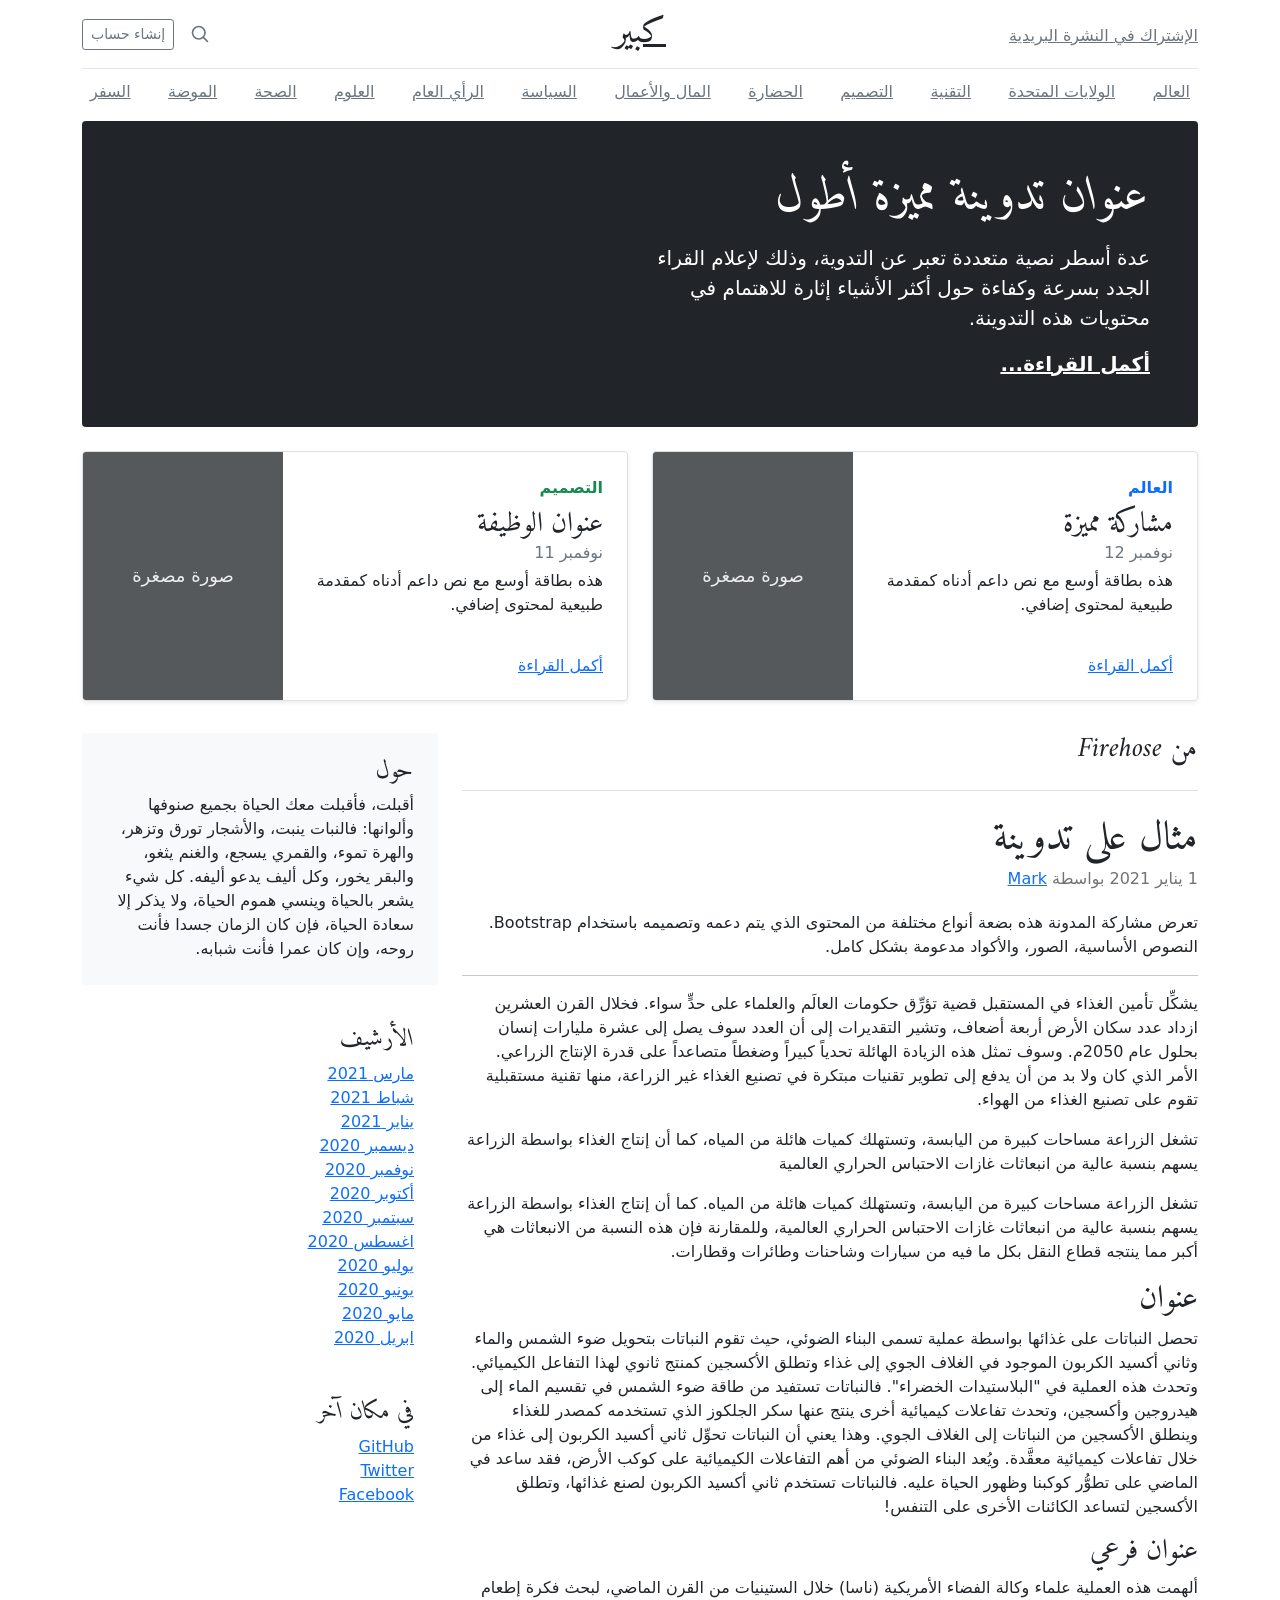
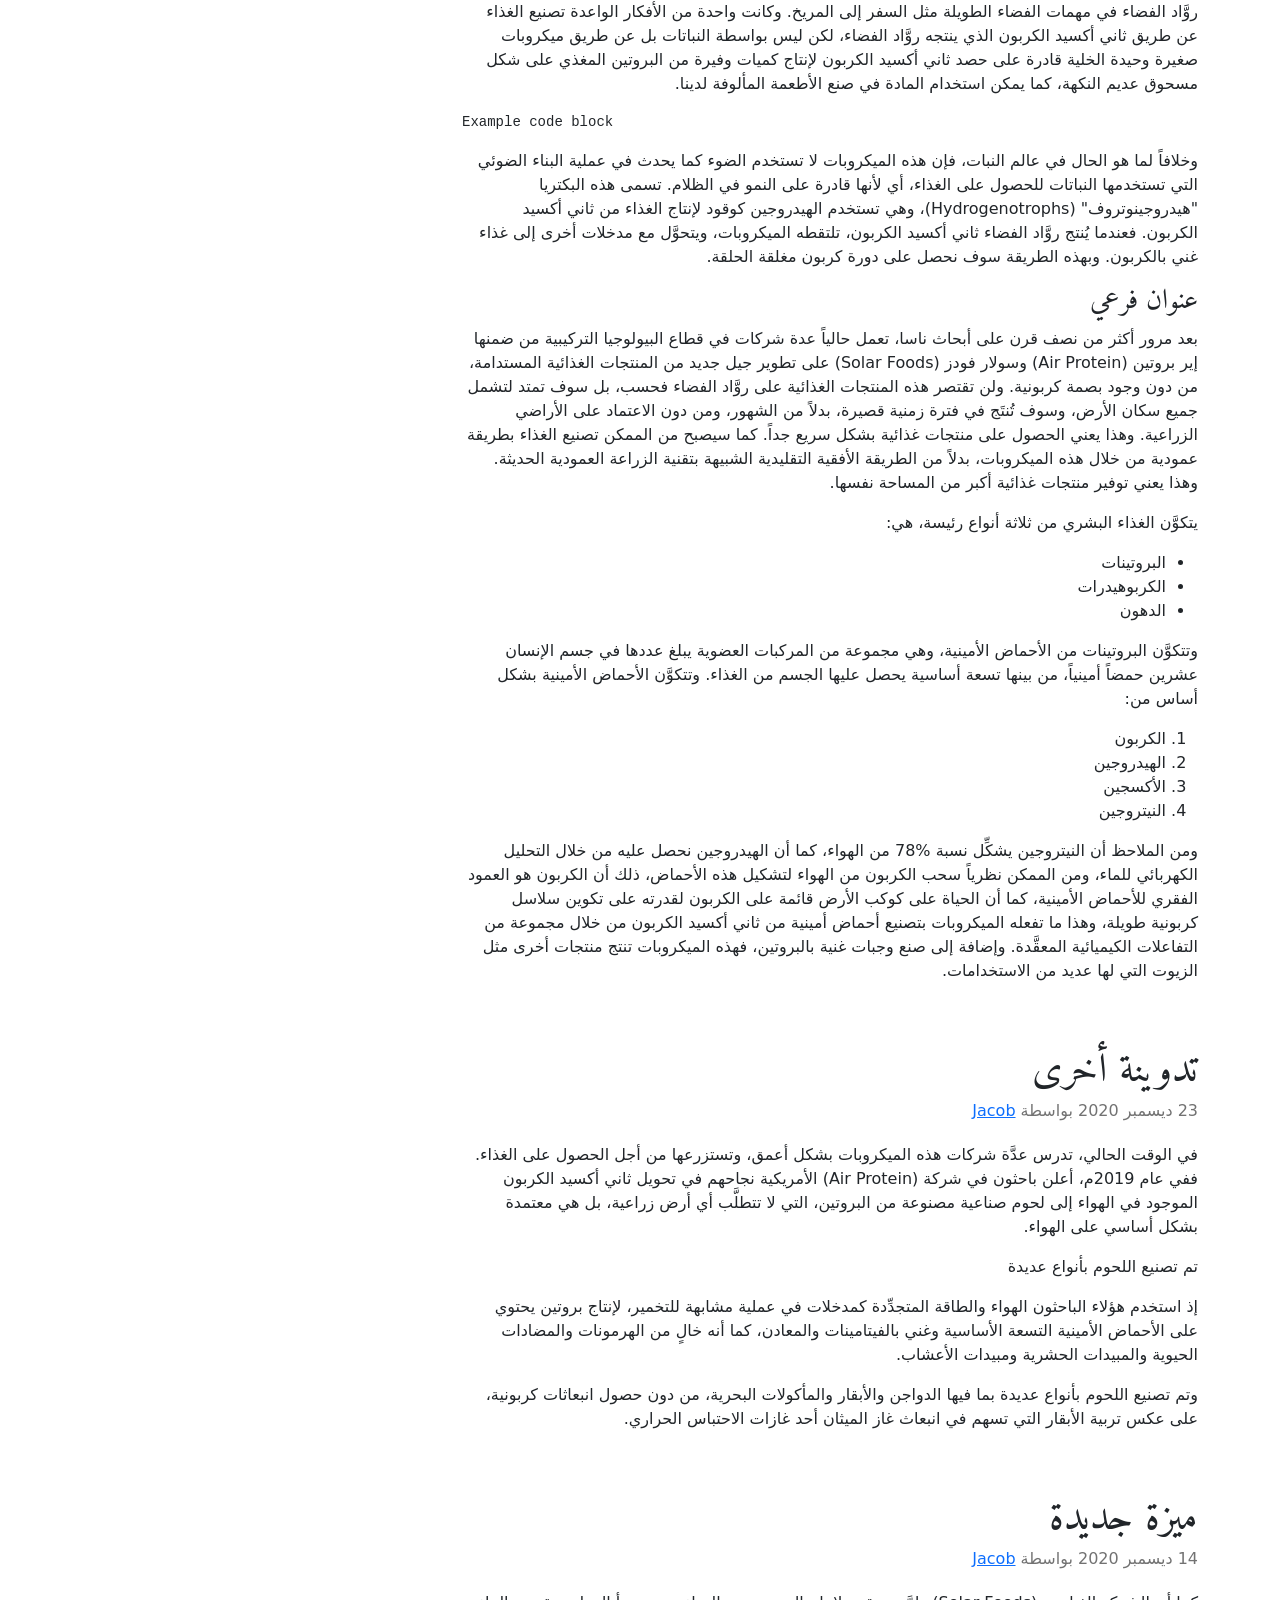
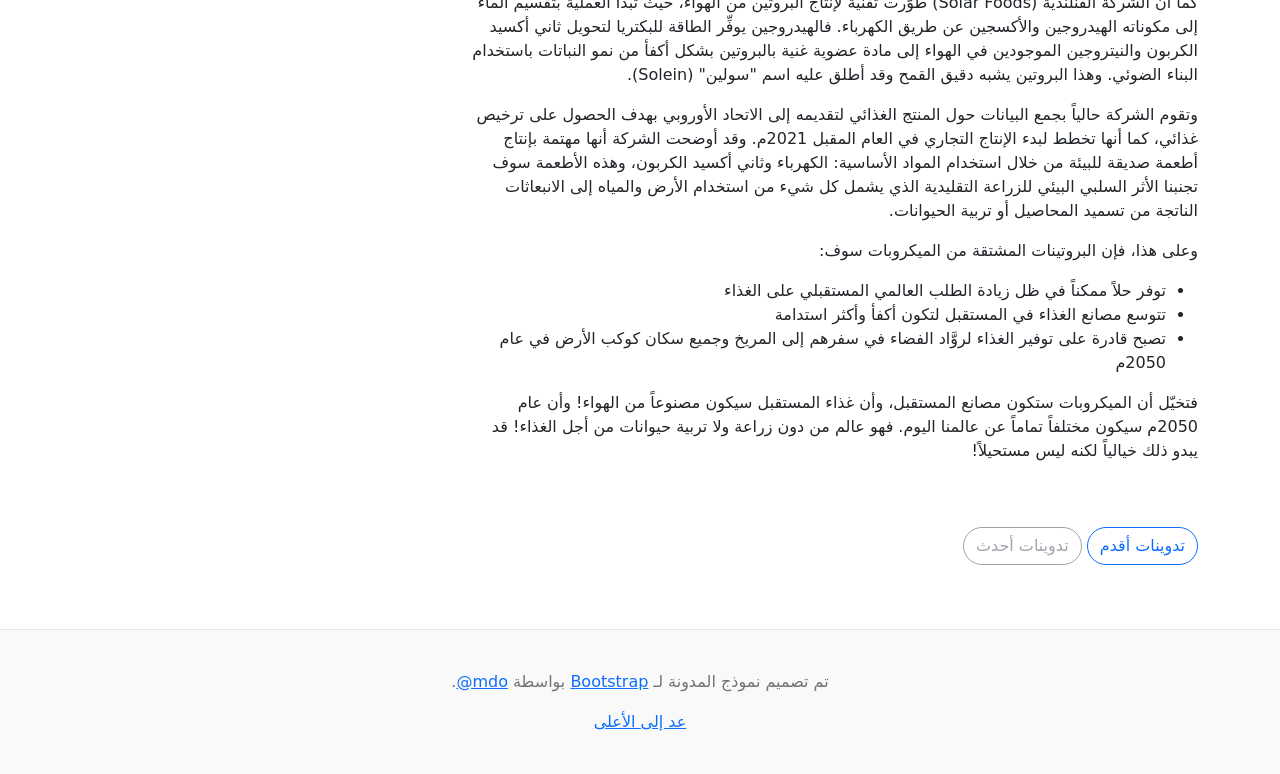
<file: bootstrap-5.1.3-examples/blog-rtl/index.html>
<!doctype html>
<html lang="ar" dir="rtl">
  <head>
    <meta charset="utf-8">
    <meta name="viewport" content="width=device-width, initial-scale=1">
    <meta name="description" content="">
    <meta name="author" content="Mark Otto, Jacob Thornton, and Bootstrap contributors">
    <meta name="generator" content="Hugo 0.88.1">
    <title>قالب المدونة · Bootstrap v5.1</title>

    <link rel="canonical" href="https://getbootstrap.com/docs/5.1/examples/blog-rtl/">

    

    <!-- Bootstrap core CSS -->
<link href="../assets/dist/css/bootstrap.rtl.min.css" rel="stylesheet">

    <style>
      .bd-placeholder-img {
        font-size: 1.125rem;
        text-anchor: middle;
        -webkit-user-select: none;
        -moz-user-select: none;
        user-select: none;
      }

      @media (min-width: 768px) {
        .bd-placeholder-img-lg {
          font-size: 3.5rem;
        }
      }
    </style>

    
    <!-- Custom styles for this template -->
    <link href="https://fonts.googleapis.com/css?family=Amiri:wght@400;700&amp;display=swap" rel="stylesheet">
    <!-- Custom styles for this template -->
    <link href="../blog/blog.rtl.css" rel="stylesheet">
  </head>
  <body>
    
<div class="container">
  <header class="blog-header py-3">
    <div class="row flex-nowrap justify-content-between align-items-center">
      <div class="col-4 pt-1">
        <a class="link-secondary" href="#">الإشتراك في النشرة البريدية</a>
      </div>
      <div class="col-4 text-center">
        <a class="blog-header-logo text-dark" href="#">كبير</a>
      </div>
      <div class="col-4 d-flex justify-content-end align-items-center">
        <a class="link-secondary" href="#" aria-label="بحث">
          <svg xmlns="http://www.w3.org/2000/svg" width="20" height="20" fill="none" stroke="currentColor" stroke-linecap="round" stroke-linejoin="round" stroke-width="2" class="mx-3" role="img" viewBox="0 0 24 24"><title>بحث</title><circle cx="10.5" cy="10.5" r="7.5"/><path d="M21 21l-5.2-5.2"/></svg>
        </a>
        <a class="btn btn-sm btn-outline-secondary" href="#">إنشاء حساب</a>
      </div>
    </div>
  </header>

  <div class="nav-scroller py-1 mb-2">
    <nav class="nav d-flex justify-content-between">
      <a class="p-2 link-secondary" href="#">العالم</a>
      <a class="p-2 link-secondary" href="#">الولايات المتحدة</a>
      <a class="p-2 link-secondary" href="#">التقنية</a>
      <a class="p-2 link-secondary" href="#">التصميم</a>
      <a class="p-2 link-secondary" href="#">الحضارة</a>
      <a class="p-2 link-secondary" href="#">المال والأعمال</a>
      <a class="p-2 link-secondary" href="#">السياسة</a>
      <a class="p-2 link-secondary" href="#">الرأي العام</a>
      <a class="p-2 link-secondary" href="#">العلوم</a>
      <a class="p-2 link-secondary" href="#">الصحة</a>
      <a class="p-2 link-secondary" href="#">الموضة</a>
      <a class="p-2 link-secondary" href="#">السفر</a>
    </nav>
  </div>
</div>

<main class="container">
  <div class="p-4 p-md-5 mb-4 text-white rounded bg-dark">
    <div class="col-md-6 px-0">
      <h1 class="display-4 fst-italic">عنوان تدوينة مميزة أطول</h1>
      <p class="lead my-3">عدة أسطر نصية متعددة تعبر عن التدوية، وذلك لإعلام القراء الجدد بسرعة وكفاءة حول أكثر الأشياء إثارة للاهتمام في محتويات هذه التدوينة.</p>
      <p class="lead mb-0"><a href="#" class="text-white fw-bold">أكمل القراءة...</a></p>
    </div>
  </div>

  <div class="row mb-2">
    <div class="col-md-6">
      <div class="row g-0 border rounded overflow-hidden flex-md-row mb-4 shadow-sm h-md-250 position-relative">
        <div class="col p-4 d-flex flex-column position-static">
          <strong class="d-inline-block mb-2 text-primary">العالم</strong>
          <h3 class="mb-0">مشاركة مميزة</h3>
          <div class="mb-1 text-muted">نوفمبر 12</div>
          <p class="card-text mb-auto">هذه بطاقة أوسع مع نص داعم أدناه كمقدمة طبيعية لمحتوى إضافي.</p>
          <a href="#" class="stretched-link">أكمل القراءة</a>
        </div>
        <div class="col-auto d-none d-lg-block">
          <svg class="bd-placeholder-img" width="200" height="250" xmlns="http://www.w3.org/2000/svg" role="img" aria-label="Placeholder: صورة مصغرة" preserveAspectRatio="xMidYMid slice" focusable="false"><title>Placeholder</title><rect width="100%" height="100%" fill="#55595c"/><text x="50%" y="50%" fill="#eceeef" dy=".3em">صورة مصغرة</text></svg>

        </div>
      </div>
    </div>
    <div class="col-md-6">
      <div class="row g-0 border rounded overflow-hidden flex-md-row mb-4 shadow-sm h-md-250 position-relative">
        <div class="col p-4 d-flex flex-column position-static">
          <strong class="d-inline-block mb-2 text-success">التصميم</strong>
          <h3 class="mb-0">عنوان الوظيفة</h3>
          <div class="mb-1 text-muted">نوفمبر 11</div>
          <p class="mb-auto">هذه بطاقة أوسع مع نص داعم أدناه كمقدمة طبيعية لمحتوى إضافي.</p>
          <a href="#" class="stretched-link">أكمل القراءة</a>
        </div>
        <div class="col-auto d-none d-lg-block">
          <svg class="bd-placeholder-img" width="200" height="250" xmlns="http://www.w3.org/2000/svg" role="img" aria-label="Placeholder: صورة مصغرة" preserveAspectRatio="xMidYMid slice" focusable="false"><title>Placeholder</title><rect width="100%" height="100%" fill="#55595c"/><text x="50%" y="50%" fill="#eceeef" dy=".3em">صورة مصغرة</text></svg>

        </div>
      </div>
    </div>
  </div>

  <div class="row">
    <div class="col-md-8">
      <h3 class="pb-4 mb-4 fst-italic border-bottom">
        من Firehose
      </h3>

      <article class="blog-post">
        <h2 class="blog-post-title">مثال على تدوينة</h2>
        <p class="blog-post-meta">1 يناير 2021 بواسطة <a href="#"> Mark </a></p>

        <p>تعرض مشاركة المدونة هذه بضعة أنواع مختلفة من المحتوى الذي يتم دعمه وتصميمه باستخدام Bootstrap. النصوص الأساسية، الصور، والأكواد مدعومة بشكل كامل.</p>
        <hr>
        <p>يشكِّل تأمين الغذاء في المستقبل قضية تؤرِّق حكومات العالَم والعلماء على حدٍّ سواء. فخلال القرن العشرين ازداد عدد سكان الأرض أربعة أضعاف، وتشير التقديرات إلى أن العدد سوف يصل إلى عشرة مليارات إنسان بحلول عام 2050م. وسوف تمثل هذه الزيادة الهائلة تحدياً كبيراً وضغطاً متصاعداً على قدرة الإنتاج الزراعي. الأمر الذي كان ولا بد من أن يدفع إلى تطوير تقنيات مبتكرة في تصنيع الغذاء غير الزراعة، منها تقنية مستقبلية تقوم على تصنيع الغذاء من الهواء.</p>
        <blockquote>
          <p>تشغل الزراعة مساحات كبيرة من اليابسة، وتستهلك كميات هائلة من المياه، كما أن إنتاج الغذاء بواسطة الزراعة يسهم بنسبة عالية من انبعاثات غازات الاحتباس الحراري العالمية</p>
        </blockquote>
        <p>تشغل الزراعة مساحات كبيرة من اليابسة، وتستهلك كميات هائلة من المياه. كما أن إنتاج الغذاء بواسطة الزراعة يسهم بنسبة عالية من انبعاثات غازات الاحتباس الحراري العالمية، وللمقارنة فإن هذه النسبة من الانبعاثات هي أكبر مما ينتجه قطاع النقل بكل ما فيه من سيارات وشاحنات وطائرات وقطارات.</p>
        <h2>عنوان</h2>
        <p>تحصل النباتات على غذائها بواسطة عملية تسمى البناء الضوئي، حيث تقوم النباتات بتحويل ضوء الشمس والماء وثاني أكسيد الكربون الموجود في الغلاف الجوي إلى غذاء وتطلق الأكسجين كمنتج ثانوي لهذا التفاعل الكيميائي. وتحدث هذه العملية في "البلاستيدات الخضراء". فالنباتات تستفيد من طاقة ضوء الشمس في تقسيم الماء إلى هيدروجين وأكسجين، وتحدث تفاعلات كيميائية أخرى ينتج عنها سكر الجلكوز الذي تستخدمه كمصدر للغذاء وينطلق الأكسجين من النباتات إلى الغلاف الجوي. وهذا يعني أن النباتات تحوِّل ثاني أكسيد الكربون إلى غذاء من خلال تفاعلات كيميائية معقَّدة. ويُعد البناء الضوئي من أهم التفاعلات الكيميائية على كوكب الأرض، فقد ساعد في الماضي على تطوُّر كوكبنا وظهور الحياة عليه. فالنباتات تستخدم ثاني أكسيد الكربون لصنع غذائها، وتطلق الأكسجين لتساعد الكائنات الأخرى على التنفس!</p>
        <h3>عنوان فرعي</h3>
        <p>ألهمت هذه العملية علماء وكالة الفضاء الأمريكية (ناسا) خلال الستينيات من القرن الماضي، لبحث فكرة إطعام روَّاد الفضاء في مهمات الفضاء الطويلة مثل السفر إلى المريخ. وكانت واحدة من الأفكار الواعدة تصنيع الغذاء عن طريق ثاني أكسيد الكربون الذي ينتجه روَّاد الفضاء، لكن ليس بواسطة النباتات بل عن طريق ميكروبات صغيرة وحيدة الخلية قادرة على حصد ثاني أكسيد الكربون لإنتاج كميات وفيرة من البروتين المغذي على شكل مسحوق عديم النكهة، كما يمكن استخدام المادة في صنع الأطعمة المألوفة لدينا.</p>
        <pre><code>Example code block</code></pre>
        <p>وخلافاً لما هو الحال في عالم النبات، فإن هذه الميكروبات لا تستخدم الضوء كما يحدث في عملية البناء الضوئي التي تستخدمها النباتات للحصول على الغذاء، أي لأنها قادرة على النمو في الظلام. تسمى هذه البكتريا "هيدروجينوتروف" (Hydrogenotrophs)، وهي تستخدم الهيدروجين كوقود لإنتاج الغذاء من ثاني أكسيد الكربون. فعندما يُنتج روَّاد الفضاء ثاني أكسيد الكربون، تلتقطه الميكروبات، ويتحوَّل مع مدخلات أخرى إلى غذاء غني بالكربون. وبهذه الطريقة سوف نحصل على دورة كربون مغلقة الحلقة.</p>
        <h3>عنوان فرعي</h3>
        <p>بعد مرور أكثر من نصف قرن على أبحاث ناسا، تعمل حالياً عدة شركات في قطاع البيولوجيا التركيبية من ضمنها إير بروتين (Air Protein) وسولار فودز (Solar Foods) على تطوير جيل جديد من المنتجات الغذائية المستدامة، من دون وجود بصمة كربونية. ولن تقتصر هذه المنتجات الغذائية على روَّاد الفضاء فحسب، بل سوف تمتد لتشمل جميع سكان الأرض، وسوف تُنتَج في فترة زمنية قصيرة، بدلاً من الشهور، ومن دون الاعتماد على الأراضي الزراعية. وهذا يعني الحصول على منتجات غذائية بشكل سريع جداً. كما سيصبح من الممكن تصنيع الغذاء بطريقة عمودية من خلال هذه الميكروبات، بدلاً من الطريقة الأفقية التقليدية الشبيهة بتقنية الزراعة العمودية الحديثة. وهذا يعني توفير منتجات غذائية أكبر من المساحة نفسها.</p>
        <p>يتكوَّن الغذاء البشري من ثلاثة أنواع رئيسة، هي:</p>
        <ul>
          <li>البروتينات</li>
          <li>الكربوهيدرات</li>
          <li>الدهون</li>
        </ul>
        <p>وتتكوَّن البروتينات من الأحماض الأمينية، وهي مجموعة من المركبات العضوية يبلغ عددها في جسم الإنسان عشرين حمضاً أمينياً، من بينها تسعة أساسية يحصل عليها الجسم من الغذاء. وتتكوَّن الأحماض الأمينية بشكل أساس من:</p>
        <ol>
          <li>الكربون</li>
          <li>الهيدروجين</li>
          <li>الأكسجين</li>
          <li>النيتروجين</li>
        </ol>
        <p>ومن الملاحظ أن النيتروجين يشكِّل نسبة %78 من الهواء، كما أن الهيدروجين نحصل عليه من خلال التحليل الكهربائي للماء، ومن الممكن نظرياً سحب الكربون من الهواء لتشكيل هذه الأحماض، ذلك أن الكربون هو العمود الفقري للأحماض الأمينية، كما أن الحياة على كوكب الأرض قائمة على الكربون لقدرته على تكوين سلاسل كربونية طويلة، وهذا ما تفعله الميكروبات بتصنيع أحماض أمينية من ثاني أكسيد الكربون من خلال مجموعة من التفاعلات الكيميائية المعقَّدة. وإضافة إلى صنع وجبات غنية بالبروتين، فهذه الميكروبات تنتج منتجات أخرى مثل الزيوت التي لها عديد من الاستخدامات.</p>
      </article>

      <article class="blog-post">
        <h2 class="blog-post-title">تدوينة أخرى</h2>
        <p class="blog-post-meta">23 ديسمبر 2020 بواسطة <a href="#">Jacob</a></p>

        <p>في الوقت الحالي، تدرس عدَّة شركات هذه الميكروبات بشكل أعمق، وتستزرعها من أجل الحصول على الغذاء. ففي عام 2019م، أعلن باحثون في شركة (Air Protein) الأمريكية نجاحهم في تحويل ثاني أكسيد الكربون الموجود في الهواء إلى لحوم صناعية مصنوعة من البروتين، التي لا تتطلَّب أي أرض زراعية، بل هي معتمدة بشكل أساسي على الهواء.</p>
        <blockquote>
          <p>تم تصنيع اللحوم بأنواع عديدة</p>
        </blockquote>
        <p>إذ استخدم هؤلاء الباحثون الهواء والطاقة المتجدِّدة كمدخلات في عملية مشابهة للتخمير، لإنتاج بروتين يحتوي على الأحماض الأمينية التسعة الأساسية وغني بالفيتامينات والمعادن، كما أنه خالٍ من الهرمونات والمضادات الحيوية والمبيدات الحشرية ومبيدات الأعشاب.</p>
        <p> وتم تصنيع اللحوم بأنواع عديدة بما فيها الدواجن والأبقار والمأكولات البحرية، من دون حصول انبعاثات كربونية، على عكس تربية الأبقار التي تسهم في انبعاث غاز الميثان أحد غازات الاحتباس الحراري.</p>
      </article>

      <article class="blog-post">
        <h2 class="blog-post-title">ميزة جديدة</h2>
        <p class="blog-post-meta">14 ديسمبر 2020 بواسطة <a href="#">Jacob</a></p>

        <p>كما أن الشركة الفنلندية (Solar Foods) طوَّرت تقنية لإنتاج البروتين من الهواء، حيث تبدأ العملية بتقسيم الماء إلى مكوناته الهيدروجين والأكسجين عن طريق الكهرباء. فالهيدروجين يوفِّر الطاقة للبكتريا لتحويل ثاني أكسيد الكربون والنيتروجين الموجودين في الهواء إلى مادة عضوية غنية بالبروتين بشكل أكفأ من نمو النباتات باستخدام البناء الضوئي. وهذا البروتين يشبه دقيق القمح وقد أطلق عليه اسم "سولين" (Solein).</p>
        <p>وتقوم الشركة حالياً بجمع البيانات حول المنتج الغذائي لتقديمه إلى الاتحاد الأوروبي بهدف الحصول على ترخيص غذائي، كما أنها تخطط لبدء الإنتاج التجاري في العام المقبل 2021م. وقد أوضحت الشركة أنها مهتمة بإنتاج أطعمة صديقة للبيئة من خلال استخدام المواد الأساسية: الكهرباء وثاني أكسيد الكربون، وهذه الأطعمة سوف تجنبنا الأثر السلبي البيئي للزراعة التقليدية الذي يشمل كل شيء من استخدام الأرض والمياه إلى الانبعاثات الناتجة من تسميد المحاصيل أو تربية الحيوانات.</p>
        <p>وعلى هذا، فإن البروتينات المشتقة من الميكروبات سوف:</p>
        <ul>
          <li>توفر حلاً ممكناً في ظل زيادة الطلب العالمي المستقبلي على الغذاء</li>
          <li>تتوسع مصانع الغذاء في المستقبل لتكون أكفأ وأكثر استدامة</li>
          <li>تصبح قادرة على توفير الغذاء لروَّاد الفضاء في سفرهم إلى المريخ وجميع سكان كوكب الأرض في عام 2050م</li>
        </ul>
        <p>فتخيّل أن الميكروبات ستكون مصانع المستقبل، وأن غذاء المستقبل سيكون مصنوعاً من الهواء! وأن عام 2050م سيكون مختلفاً تماماً عن عالمنا اليوم. فهو عالم من دون زراعة ولا تربية حيوانات من أجل الغذاء! قد يبدو ذلك خيالياً لكنه ليس مستحيلاً!</p>
      </article>

      <nav class="blog-pagination" aria-label="Pagination">
        <a class="btn btn-outline-primary" href="#">تدوينات أقدم</a>
        <a class="btn btn-outline-secondary disabled">تدوينات أحدث</a>
      </nav>

    </div>

    <div class="col-md-4">
      <div class="position-sticky" style="top: 2rem;">
        <div class="p-4 mb-3 bg-light rounded">
          <h4 class="fst-italic">حول</h4>
          <p class="mb-0">أقبلت، فأقبلت معك الحياة بجميع صنوفها وألوانها: فالنبات ينبت، والأشجار تورق وتزهر، والهرة تموء، والقمري يسجع، والغنم يثغو، والبقر يخور، وكل أليف يدعو أليفه. كل شيء يشعر بالحياة وينسي هموم الحياة، ولا يذكر إلا سعادة الحياة، فإن كان الزمان جسدا فأنت روحه، وإن كان عمرا فأنت شبابه.</p>
        </div>

        <div class="p-4">
          <h4 class="fst-italic">الأرشيف</h4>
          <ol class="list-unstyled mb-0">
            <li><a href="#">مارس 2021</a></li>
            <li><a href="#">شباط 2021</a></li>
            <li><a href="#">يناير 2021</a></li>
            <li><a href="#">ديسمبر 2020</a></li>
            <li><a href="#">نوفمبر 2020</a></li>
            <li><a href="#">أكتوبر 2020</a></li>
            <li><a href="#">سبتمبر 2020</a></li>
            <li><a href="#">اغسطس 2020</a></li>
            <li><a href="#">يوليو 2020</a></li>
            <li><a href="#">يونيو 2020</a></li>
            <li><a href="#">مايو 2020</a></li>
            <li><a href="#">ابريل 2020</a></li>
          </ol>
        </div>

        <div class="p-4">
          <h4 class="fst-italic">في مكان آخر</h4>
          <ol class="list-unstyled">
            <li><a href="#">GitHub</a></li>
            <li><a href="#">Twitter</a></li>
            <li><a href="#">Facebook</a></li>
          </ol>
        </div>
      </div>
    </div>
  </div>

</main>

<footer class="blog-footer">
  <p>تم تصميم نموذج المدونة لـ <a href="https://getbootstrap.com/">Bootstrap</a> بواسطة <a href="https://twitter.com/mdo"><bdi lang="en" dir="ltr">@mdo</bdi></a>.</p>
  <p>
    <a href="#">عد إلى الأعلى</a>
  </p>
</footer>


    
  </body>
</html>
</file>
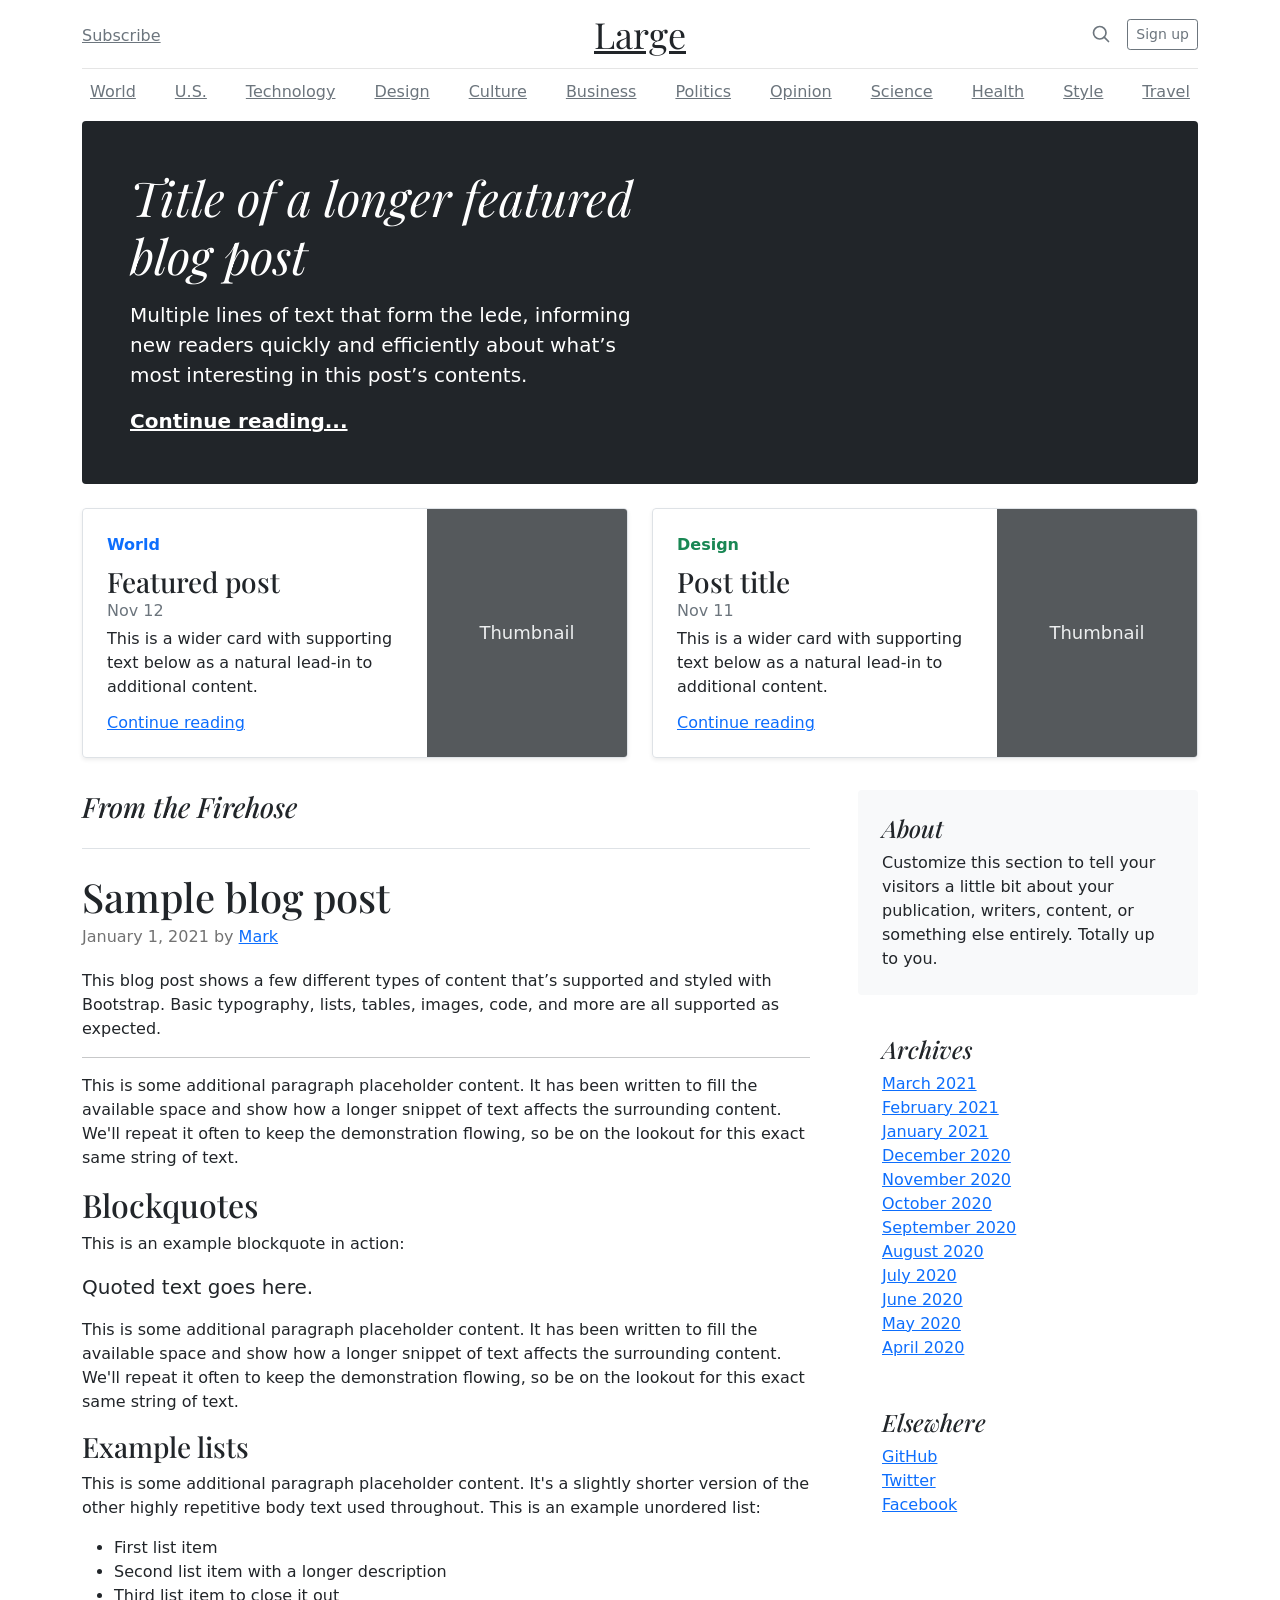
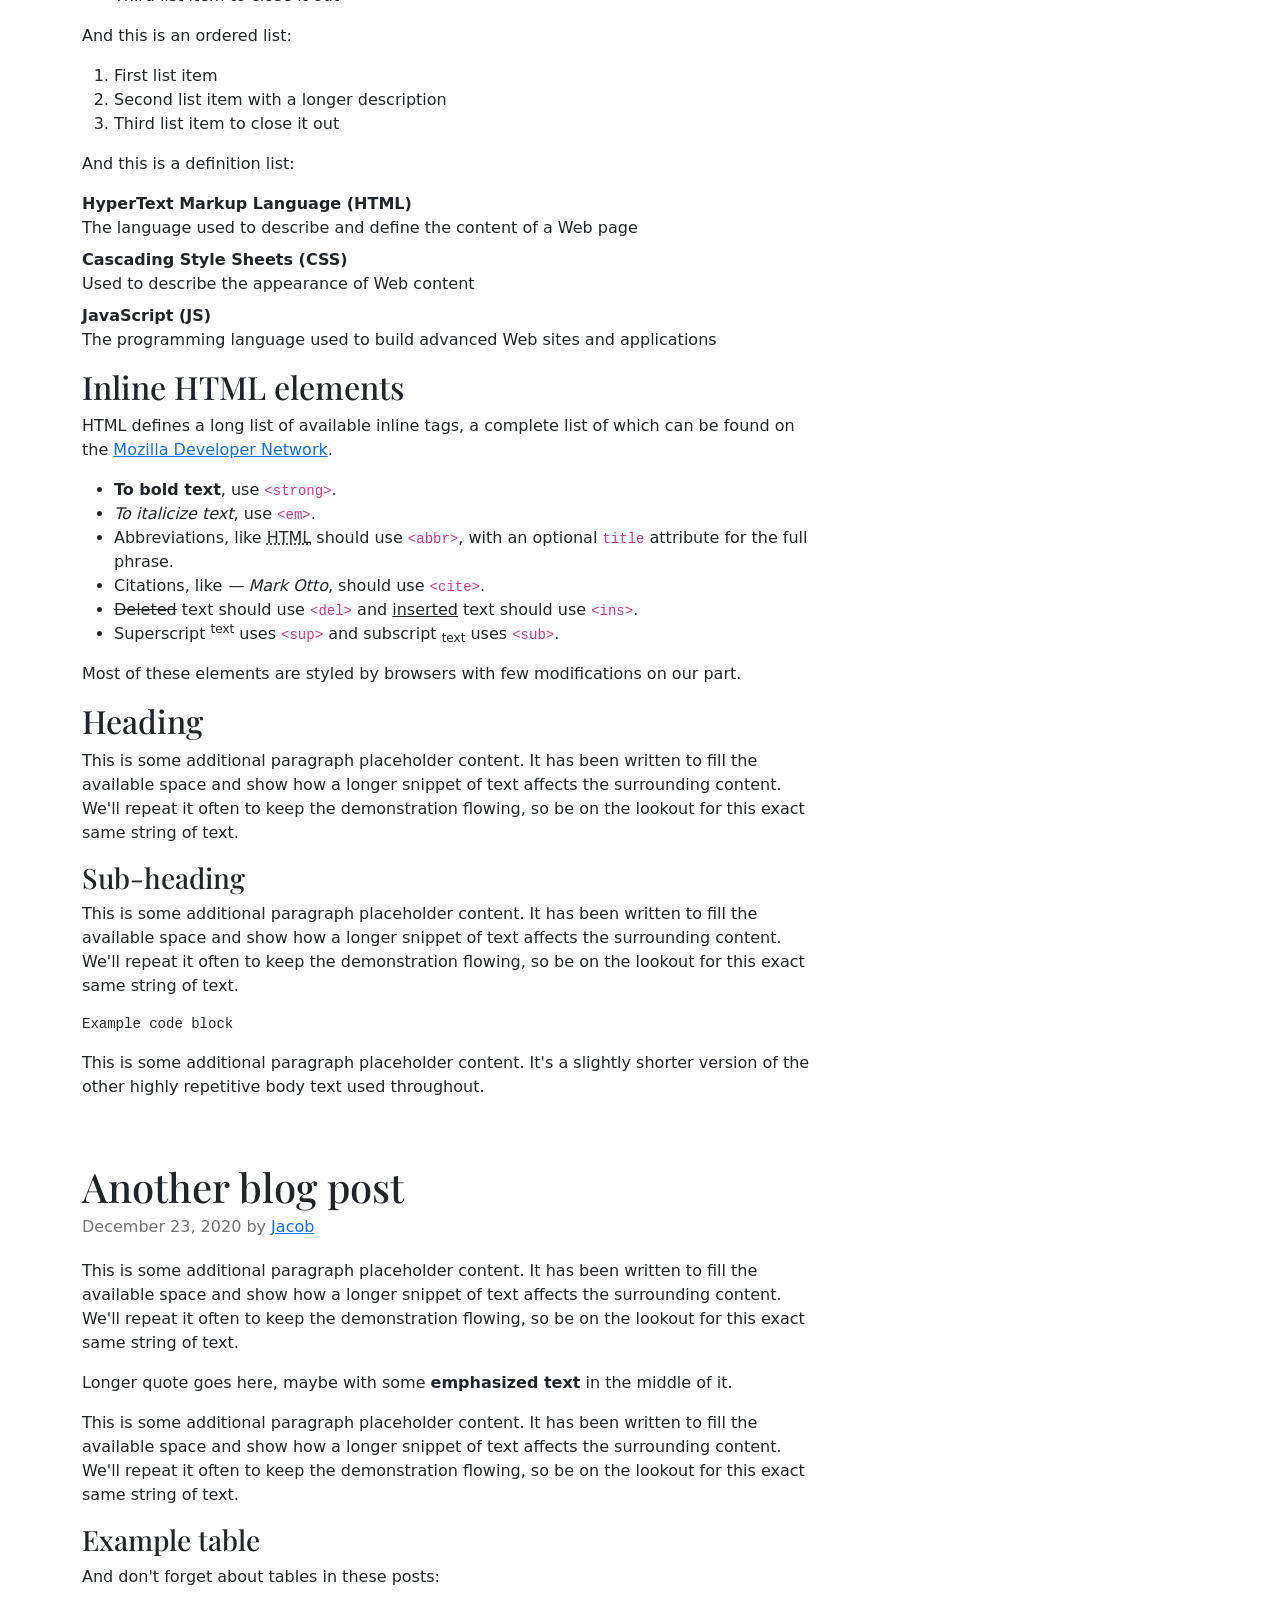
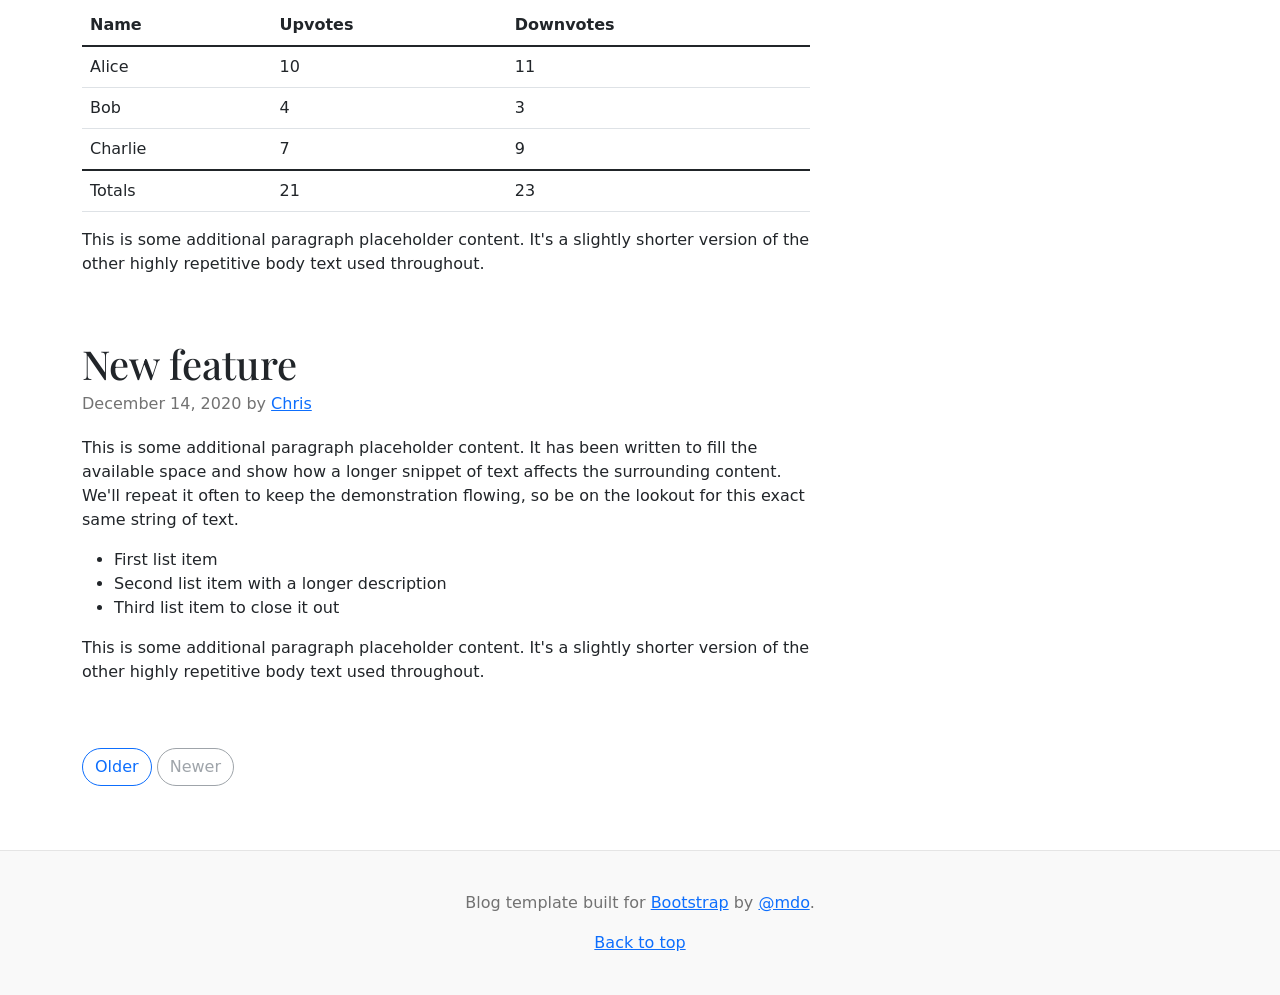
<file: bootstrap-5.1.3-examples/blog/index.html>
<!doctype html>
<html lang="en">
  <head>
    <meta charset="utf-8">
    <meta name="viewport" content="width=device-width, initial-scale=1">
    <meta name="description" content="">
    <meta name="author" content="Mark Otto, Jacob Thornton, and Bootstrap contributors">
    <meta name="generator" content="Hugo 0.88.1">
    <title>Blog Template · Bootstrap v5.1</title>

    <link rel="canonical" href="https://getbootstrap.com/docs/5.1/examples/blog/">

    

    <!-- Bootstrap core CSS -->
<link href="../assets/dist/css/bootstrap.min.css" rel="stylesheet">

    <style>
      .bd-placeholder-img {
        font-size: 1.125rem;
        text-anchor: middle;
        -webkit-user-select: none;
        -moz-user-select: none;
        user-select: none;
      }

      @media (min-width: 768px) {
        .bd-placeholder-img-lg {
          font-size: 3.5rem;
        }
      }
    </style>

    
    <!-- Custom styles for this template -->
    <link href="https://fonts.googleapis.com/css?family=Playfair&#43;Display:700,900&amp;display=swap" rel="stylesheet">
    <!-- Custom styles for this template -->
    <link href="blog.css" rel="stylesheet">
  </head>
  <body>
    
<div class="container">
  <header class="blog-header py-3">
    <div class="row flex-nowrap justify-content-between align-items-center">
      <div class="col-4 pt-1">
        <a class="link-secondary" href="#">Subscribe</a>
      </div>
      <div class="col-4 text-center">
        <a class="blog-header-logo text-dark" href="#">Large</a>
      </div>
      <div class="col-4 d-flex justify-content-end align-items-center">
        <a class="link-secondary" href="#" aria-label="Search">
          <svg xmlns="http://www.w3.org/2000/svg" width="20" height="20" fill="none" stroke="currentColor" stroke-linecap="round" stroke-linejoin="round" stroke-width="2" class="mx-3" role="img" viewBox="0 0 24 24"><title>Search</title><circle cx="10.5" cy="10.5" r="7.5"/><path d="M21 21l-5.2-5.2"/></svg>
        </a>
        <a class="btn btn-sm btn-outline-secondary" href="#">Sign up</a>
      </div>
    </div>
  </header>

  <div class="nav-scroller py-1 mb-2">
    <nav class="nav d-flex justify-content-between">
      <a class="p-2 link-secondary" href="#">World</a>
      <a class="p-2 link-secondary" href="#">U.S.</a>
      <a class="p-2 link-secondary" href="#">Technology</a>
      <a class="p-2 link-secondary" href="#">Design</a>
      <a class="p-2 link-secondary" href="#">Culture</a>
      <a class="p-2 link-secondary" href="#">Business</a>
      <a class="p-2 link-secondary" href="#">Politics</a>
      <a class="p-2 link-secondary" href="#">Opinion</a>
      <a class="p-2 link-secondary" href="#">Science</a>
      <a class="p-2 link-secondary" href="#">Health</a>
      <a class="p-2 link-secondary" href="#">Style</a>
      <a class="p-2 link-secondary" href="#">Travel</a>
    </nav>
  </div>
</div>

<main class="container">
  <div class="p-4 p-md-5 mb-4 text-white rounded bg-dark">
    <div class="col-md-6 px-0">
      <h1 class="display-4 fst-italic">Title of a longer featured blog post</h1>
      <p class="lead my-3">Multiple lines of text that form the lede, informing new readers quickly and efficiently about what’s most interesting in this post’s contents.</p>
      <p class="lead mb-0"><a href="#" class="text-white fw-bold">Continue reading...</a></p>
    </div>
  </div>

  <div class="row mb-2">
    <div class="col-md-6">
      <div class="row g-0 border rounded overflow-hidden flex-md-row mb-4 shadow-sm h-md-250 position-relative">
        <div class="col p-4 d-flex flex-column position-static">
          <strong class="d-inline-block mb-2 text-primary">World</strong>
          <h3 class="mb-0">Featured post</h3>
          <div class="mb-1 text-muted">Nov 12</div>
          <p class="card-text mb-auto">This is a wider card with supporting text below as a natural lead-in to additional content.</p>
          <a href="#" class="stretched-link">Continue reading</a>
        </div>
        <div class="col-auto d-none d-lg-block">
          <svg class="bd-placeholder-img" width="200" height="250" xmlns="http://www.w3.org/2000/svg" role="img" aria-label="Placeholder: Thumbnail" preserveAspectRatio="xMidYMid slice" focusable="false"><title>Placeholder</title><rect width="100%" height="100%" fill="#55595c"/><text x="50%" y="50%" fill="#eceeef" dy=".3em">Thumbnail</text></svg>

        </div>
      </div>
    </div>
    <div class="col-md-6">
      <div class="row g-0 border rounded overflow-hidden flex-md-row mb-4 shadow-sm h-md-250 position-relative">
        <div class="col p-4 d-flex flex-column position-static">
          <strong class="d-inline-block mb-2 text-success">Design</strong>
          <h3 class="mb-0">Post title</h3>
          <div class="mb-1 text-muted">Nov 11</div>
          <p class="mb-auto">This is a wider card with supporting text below as a natural lead-in to additional content.</p>
          <a href="#" class="stretched-link">Continue reading</a>
        </div>
        <div class="col-auto d-none d-lg-block">
          <svg class="bd-placeholder-img" width="200" height="250" xmlns="http://www.w3.org/2000/svg" role="img" aria-label="Placeholder: Thumbnail" preserveAspectRatio="xMidYMid slice" focusable="false"><title>Placeholder</title><rect width="100%" height="100%" fill="#55595c"/><text x="50%" y="50%" fill="#eceeef" dy=".3em">Thumbnail</text></svg>

        </div>
      </div>
    </div>
  </div>

  <div class="row g-5">
    <div class="col-md-8">
      <h3 class="pb-4 mb-4 fst-italic border-bottom">
        From the Firehose
      </h3>

      <article class="blog-post">
        <h2 class="blog-post-title">Sample blog post</h2>
        <p class="blog-post-meta">January 1, 2021 by <a href="#">Mark</a></p>

        <p>This blog post shows a few different types of content that’s supported and styled with Bootstrap. Basic typography, lists, tables, images, code, and more are all supported as expected.</p>
        <hr>
        <p>This is some additional paragraph placeholder content. It has been written to fill the available space and show how a longer snippet of text affects the surrounding content. We'll repeat it often to keep the demonstration flowing, so be on the lookout for this exact same string of text.</p>
        <h2>Blockquotes</h2>
        <p>This is an example blockquote in action:</p>
        <blockquote class="blockquote">
          <p>Quoted text goes here.</p>
        </blockquote>
        <p>This is some additional paragraph placeholder content. It has been written to fill the available space and show how a longer snippet of text affects the surrounding content. We'll repeat it often to keep the demonstration flowing, so be on the lookout for this exact same string of text.</p>
        <h3>Example lists</h3>
        <p>This is some additional paragraph placeholder content. It's a slightly shorter version of the other highly repetitive body text used throughout. This is an example unordered list:</p>
        <ul>
          <li>First list item</li>
          <li>Second list item with a longer description</li>
          <li>Third list item to close it out</li>
        </ul>
        <p>And this is an ordered list:</p>
        <ol>
          <li>First list item</li>
          <li>Second list item with a longer description</li>
          <li>Third list item to close it out</li>
        </ol>
        <p>And this is a definition list:</p>
        <dl>
          <dt>HyperText Markup Language (HTML)</dt>
          <dd>The language used to describe and define the content of a Web page</dd>
          <dt>Cascading Style Sheets (CSS)</dt>
          <dd>Used to describe the appearance of Web content</dd>
          <dt>JavaScript (JS)</dt>
          <dd>The programming language used to build advanced Web sites and applications</dd>
        </dl>
        <h2>Inline HTML elements</h2>
        <p>HTML defines a long list of available inline tags, a complete list of which can be found on the <a href="https://developer.mozilla.org/en-US/docs/Web/HTML/Element">Mozilla Developer Network</a>.</p>
        <ul>
          <li><strong>To bold text</strong>, use <code class="language-plaintext highlighter-rouge">&lt;strong&gt;</code>.</li>
          <li><em>To italicize text</em>, use <code class="language-plaintext highlighter-rouge">&lt;em&gt;</code>.</li>
          <li>Abbreviations, like <abbr title="HyperText Markup Langage">HTML</abbr> should use <code class="language-plaintext highlighter-rouge">&lt;abbr&gt;</code>, with an optional <code class="language-plaintext highlighter-rouge">title</code> attribute for the full phrase.</li>
          <li>Citations, like <cite>— Mark Otto</cite>, should use <code class="language-plaintext highlighter-rouge">&lt;cite&gt;</code>.</li>
          <li><del>Deleted</del> text should use <code class="language-plaintext highlighter-rouge">&lt;del&gt;</code> and <ins>inserted</ins> text should use <code class="language-plaintext highlighter-rouge">&lt;ins&gt;</code>.</li>
          <li>Superscript <sup>text</sup> uses <code class="language-plaintext highlighter-rouge">&lt;sup&gt;</code> and subscript <sub>text</sub> uses <code class="language-plaintext highlighter-rouge">&lt;sub&gt;</code>.</li>
        </ul>
        <p>Most of these elements are styled by browsers with few modifications on our part.</p>
        <h2>Heading</h2>
        <p>This is some additional paragraph placeholder content. It has been written to fill the available space and show how a longer snippet of text affects the surrounding content. We'll repeat it often to keep the demonstration flowing, so be on the lookout for this exact same string of text.</p>
        <h3>Sub-heading</h3>
        <p>This is some additional paragraph placeholder content. It has been written to fill the available space and show how a longer snippet of text affects the surrounding content. We'll repeat it often to keep the demonstration flowing, so be on the lookout for this exact same string of text.</p>
        <pre><code>Example code block</code></pre>
        <p>This is some additional paragraph placeholder content. It's a slightly shorter version of the other highly repetitive body text used throughout.</p>
      </article>

      <article class="blog-post">
        <h2 class="blog-post-title">Another blog post</h2>
        <p class="blog-post-meta">December 23, 2020 by <a href="#">Jacob</a></p>

        <p>This is some additional paragraph placeholder content. It has been written to fill the available space and show how a longer snippet of text affects the surrounding content. We'll repeat it often to keep the demonstration flowing, so be on the lookout for this exact same string of text.</p>
        <blockquote>
          <p>Longer quote goes here, maybe with some <strong>emphasized text</strong> in the middle of it.</p>
        </blockquote>
        <p>This is some additional paragraph placeholder content. It has been written to fill the available space and show how a longer snippet of text affects the surrounding content. We'll repeat it often to keep the demonstration flowing, so be on the lookout for this exact same string of text.</p>
        <h3>Example table</h3>
        <p>And don't forget about tables in these posts:</p>
        <table class="table">
          <thead>
            <tr>
              <th>Name</th>
              <th>Upvotes</th>
              <th>Downvotes</th>
            </tr>
          </thead>
          <tbody>
            <tr>
              <td>Alice</td>
              <td>10</td>
              <td>11</td>
            </tr>
            <tr>
              <td>Bob</td>
              <td>4</td>
              <td>3</td>
            </tr>
            <tr>
              <td>Charlie</td>
              <td>7</td>
              <td>9</td>
            </tr>
          </tbody>
          <tfoot>
            <tr>
              <td>Totals</td>
              <td>21</td>
              <td>23</td>
            </tr>
          </tfoot>
        </table>

        <p>This is some additional paragraph placeholder content. It's a slightly shorter version of the other highly repetitive body text used throughout.</p>
      </article>

      <article class="blog-post">
        <h2 class="blog-post-title">New feature</h2>
        <p class="blog-post-meta">December 14, 2020 by <a href="#">Chris</a></p>

        <p>This is some additional paragraph placeholder content. It has been written to fill the available space and show how a longer snippet of text affects the surrounding content. We'll repeat it often to keep the demonstration flowing, so be on the lookout for this exact same string of text.</p>
        <ul>
          <li>First list item</li>
          <li>Second list item with a longer description</li>
          <li>Third list item to close it out</li>
        </ul>
        <p>This is some additional paragraph placeholder content. It's a slightly shorter version of the other highly repetitive body text used throughout.</p>
      </article>

      <nav class="blog-pagination" aria-label="Pagination">
        <a class="btn btn-outline-primary" href="#">Older</a>
        <a class="btn btn-outline-secondary disabled">Newer</a>
      </nav>

    </div>

    <div class="col-md-4">
      <div class="position-sticky" style="top: 2rem;">
        <div class="p-4 mb-3 bg-light rounded">
          <h4 class="fst-italic">About</h4>
          <p class="mb-0">Customize this section to tell your visitors a little bit about your publication, writers, content, or something else entirely. Totally up to you.</p>
        </div>

        <div class="p-4">
          <h4 class="fst-italic">Archives</h4>
          <ol class="list-unstyled mb-0">
            <li><a href="#">March 2021</a></li>
            <li><a href="#">February 2021</a></li>
            <li><a href="#">January 2021</a></li>
            <li><a href="#">December 2020</a></li>
            <li><a href="#">November 2020</a></li>
            <li><a href="#">October 2020</a></li>
            <li><a href="#">September 2020</a></li>
            <li><a href="#">August 2020</a></li>
            <li><a href="#">July 2020</a></li>
            <li><a href="#">June 2020</a></li>
            <li><a href="#">May 2020</a></li>
            <li><a href="#">April 2020</a></li>
          </ol>
        </div>

        <div class="p-4">
          <h4 class="fst-italic">Elsewhere</h4>
          <ol class="list-unstyled">
            <li><a href="#">GitHub</a></li>
            <li><a href="#">Twitter</a></li>
            <li><a href="#">Facebook</a></li>
          </ol>
        </div>
      </div>
    </div>
  </div>

</main>

<footer class="blog-footer">
  <p>Blog template built for <a href="https://getbootstrap.com/">Bootstrap</a> by <a href="https://twitter.com/mdo">@mdo</a>.</p>
  <p>
    <a href="#">Back to top</a>
  </p>
</footer>


    
  </body>
</html>
</file>
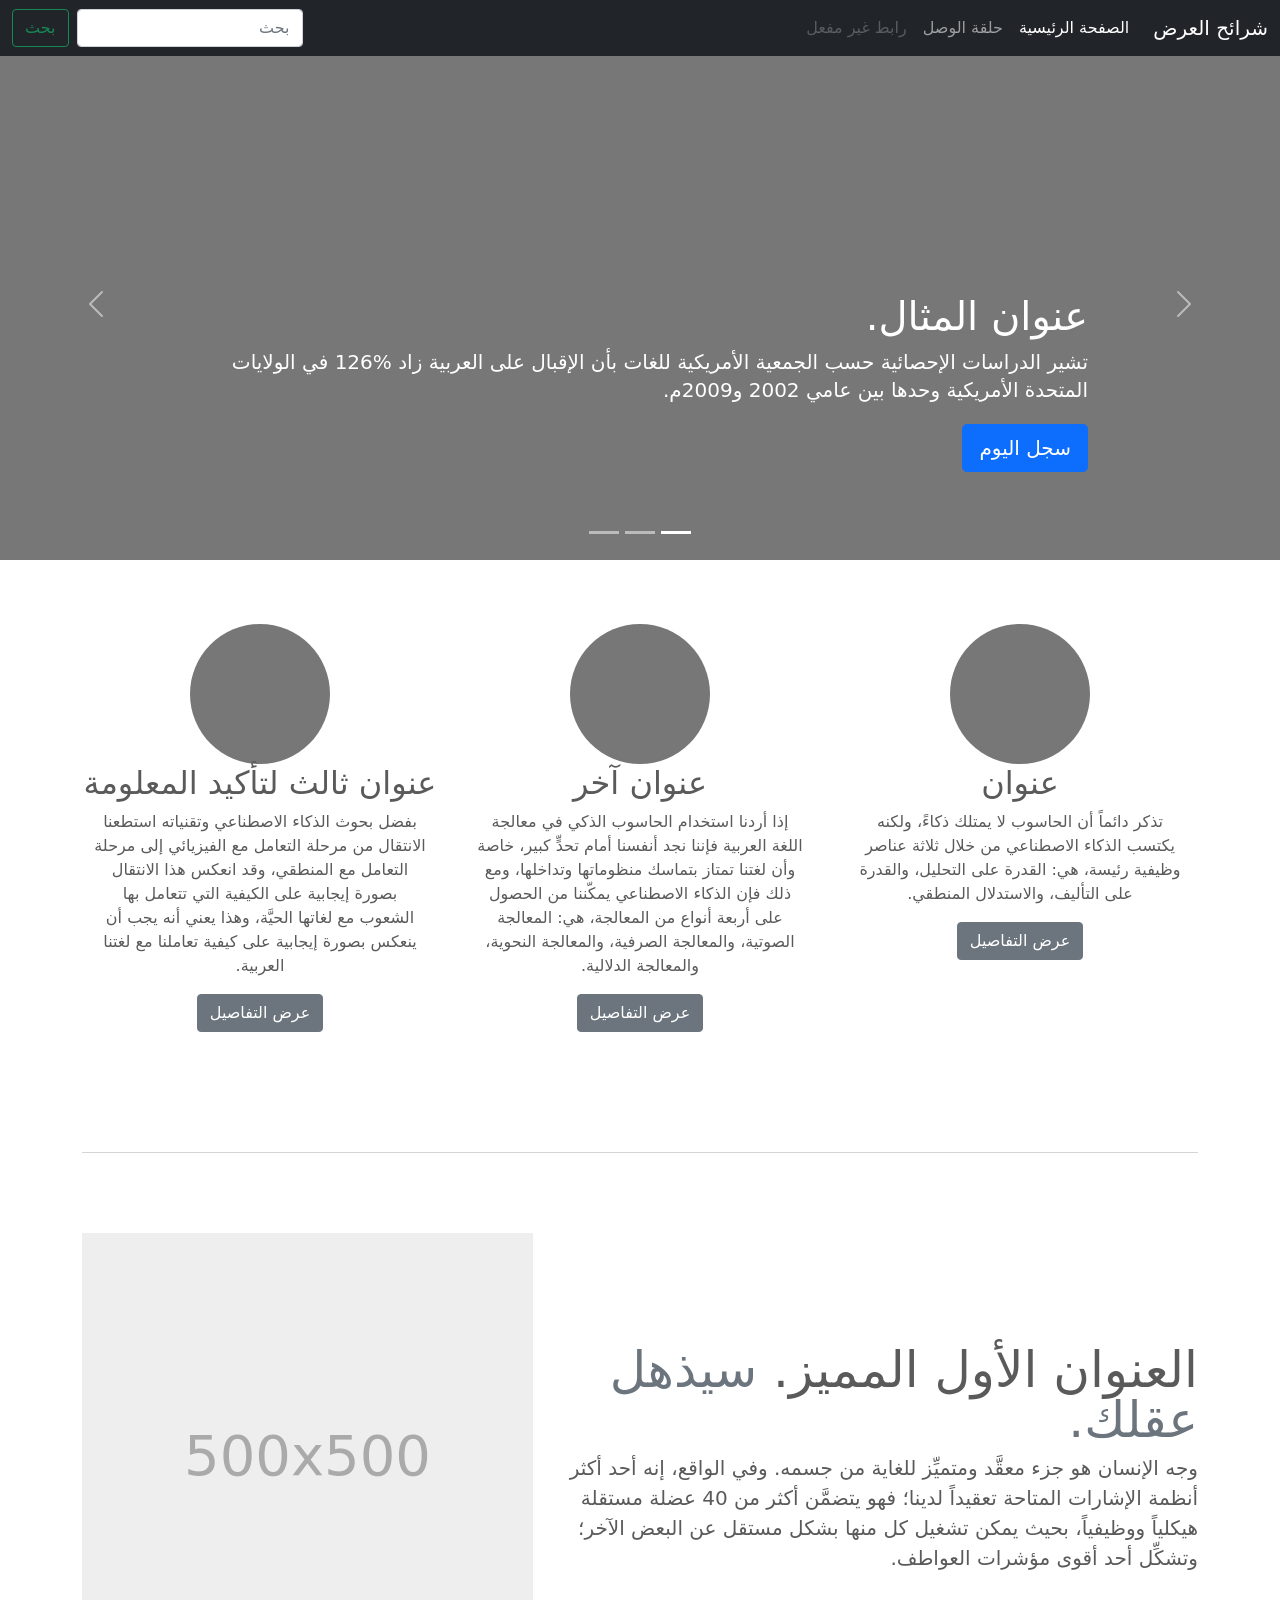
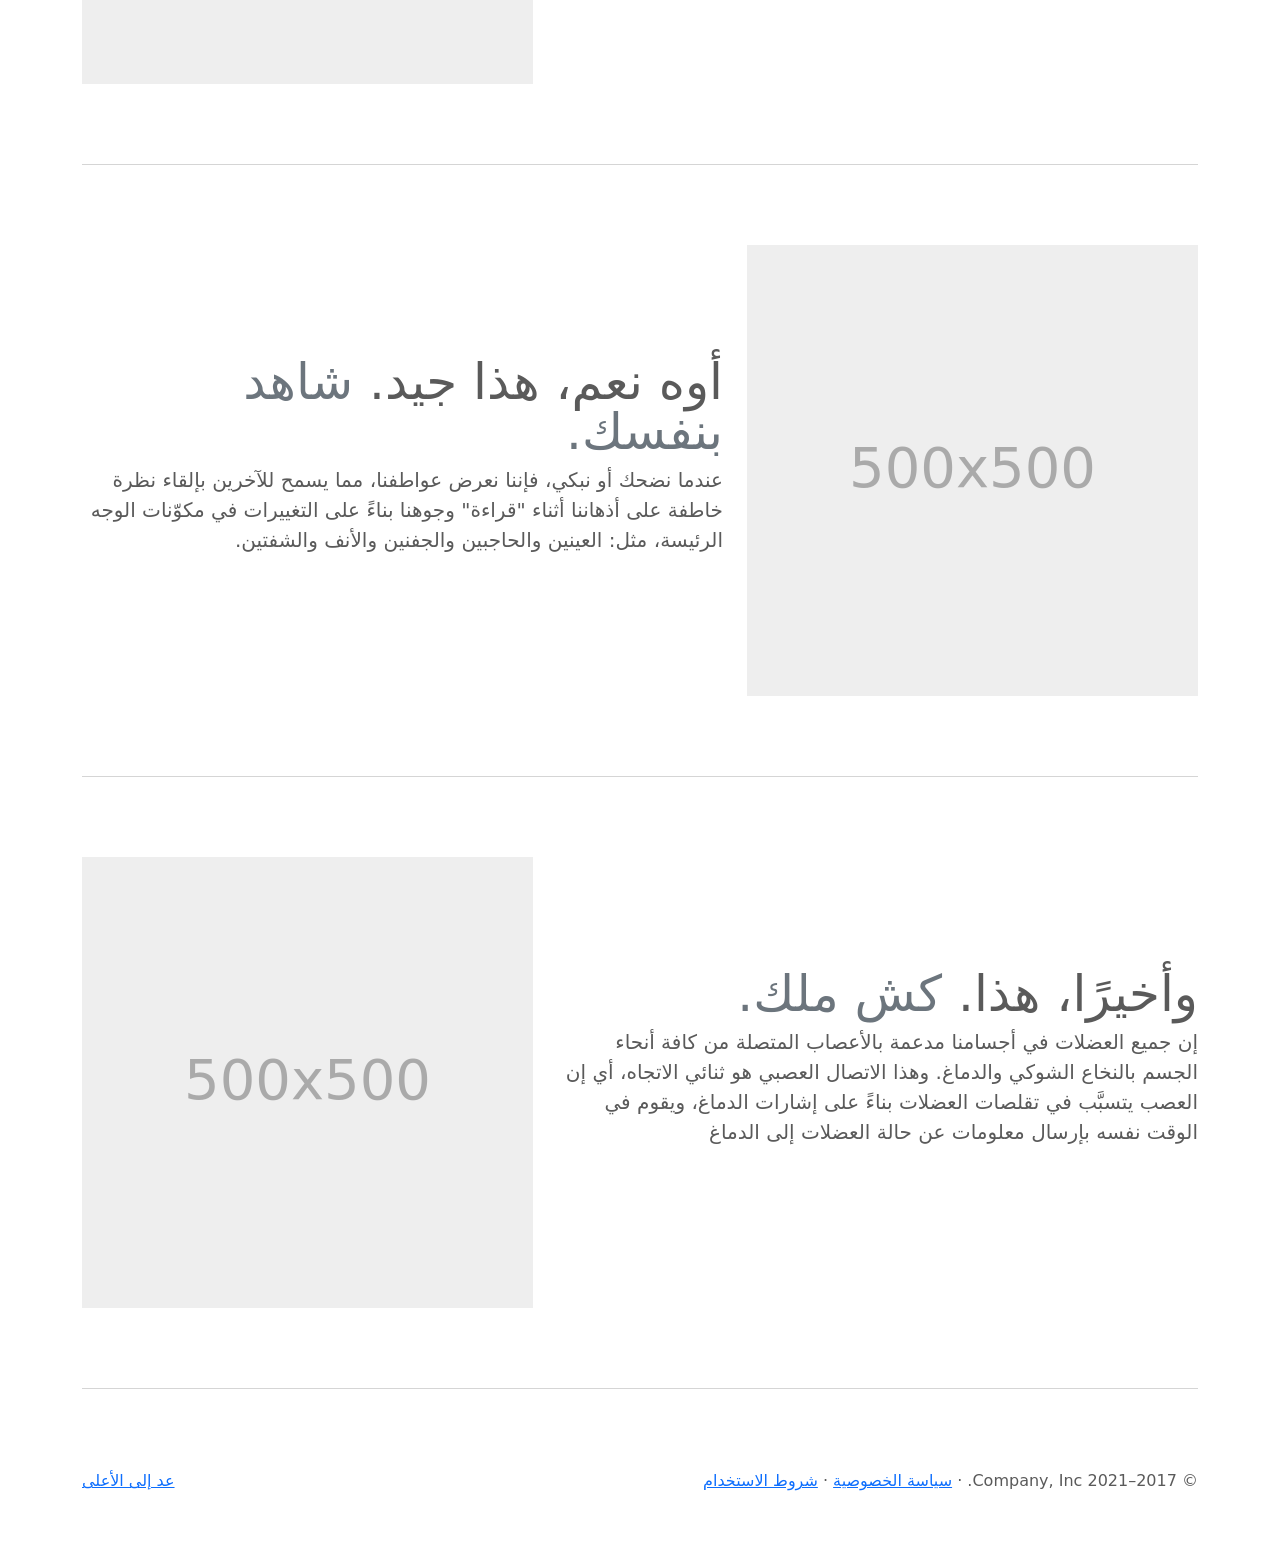
<file: bootstrap-5.1.3-examples/carousel-rtl/index.html>
<!doctype html>
<html lang="ar" dir="rtl">
  <head>
    <meta charset="utf-8">
    <meta name="viewport" content="width=device-width, initial-scale=1">
    <meta name="description" content="">
    <meta name="author" content="Mark Otto, Jacob Thornton, and Bootstrap contributors">
    <meta name="generator" content="Hugo 0.88.1">
    <title>قالب  شرائح العرض · Bootstrap v5.1</title>

    <link rel="canonical" href="https://getbootstrap.com/docs/5.1/examples/carousel-rtl/">

    

    <!-- Bootstrap core CSS -->
<link href="../assets/dist/css/bootstrap.rtl.min.css" rel="stylesheet">

    <style>
      .bd-placeholder-img {
        font-size: 1.125rem;
        text-anchor: middle;
        -webkit-user-select: none;
        -moz-user-select: none;
        user-select: none;
      }

      @media (min-width: 768px) {
        .bd-placeholder-img-lg {
          font-size: 3.5rem;
        }
      }
    </style>

    
    <!-- Custom styles for this template -->
    <link href="../carousel/carousel.rtl.css" rel="stylesheet">
  </head>
  <body>
    
<header>
  <nav class="navbar navbar-expand-md navbar-dark fixed-top bg-dark">
    <div class="container-fluid">
      <a class="navbar-brand" href="#">شرائح العرض</a>
      <button class="navbar-toggler" type="button" data-bs-toggle="collapse" data-bs-target="#navbarCollapse" aria-controls="navbarCollapse" aria-expanded="false" aria-label="تبديل التنقل">
        <span class="navbar-toggler-icon"></span>
      </button>
      <div class="collapse navbar-collapse" id="navbarCollapse">
        <ul class="navbar-nav me-auto mb-2 mb-md-0">
          <li class="nav-item">
            <a class="nav-link active" aria-current="page" href="#">الصفحة الرئيسية</a>
          </li>
          <li class="nav-item">
            <a class="nav-link" href="#">حلقة الوصل</a>
          </li>
          <li class="nav-item">
            <a class="nav-link disabled">رابط غير مفعل</a>
          </li>
        </ul>
        <form class="d-flex">
          <input class="form-control me-2" type="search" placeholder="بحث" aria-label="بحث">
          <button class="btn btn-outline-success" type="submit">بحث</button>
        </form>
      </div>
    </div>
  </nav>
</header>

<main>

  <div id="myCarousel" class="carousel slide" data-bs-ride="carousel">
    <div class="carousel-indicators">
      <button type="button" data-bs-target="#myCarousel" data-bs-slide-to="0" class="active" aria-current="true" aria-label="Slide 1"></button>
      <button type="button" data-bs-target="#myCarousel" data-bs-slide-to="1" aria-label="Slide 2"></button>
      <button type="button" data-bs-target="#myCarousel" data-bs-slide-to="2" aria-label="Slide 3"></button>
    </div>
    <div class="carousel-inner">
      <div class="carousel-item active">
        <svg class="bd-placeholder-img" width="100%" height="100%" xmlns="http://www.w3.org/2000/svg" aria-hidden="true" preserveAspectRatio="xMidYMid slice" focusable="false"><rect width="100%" height="100%" fill="#777"/></svg>

        <div class="container">
          <div class="carousel-caption text-start">
            <h1>عنوان المثال.</h1>
            <p>تشير الدراسات الإحصائية حسب الجمعية الأمريكية للغات بأن الإقبال على العربية زاد %126 في الولايات المتحدة الأمريكية وحدها بين عامي 2002 و2009م.</p>
            <p><a class="btn btn-lg btn-primary" href="#">سجل اليوم</a></p>
          </div>
        </div>
      </div>
      <div class="carousel-item">
        <svg class="bd-placeholder-img" width="100%" height="100%" xmlns="http://www.w3.org/2000/svg" aria-hidden="true" preserveAspectRatio="xMidYMid slice" focusable="false"><rect width="100%" height="100%" fill="#777"/></svg>

        <div class="container">
          <div class="carousel-caption">
            <h1>عنوان مثال آخر.</h1>
            <p>حسب المجلس الثقافي البريطاني فإن تعليم الإنجليزية داخل بريطانيا يسهم في تعزيز اقتصادها بما يتجاوز ملياري جنيه سنوياً، كما أنه وفر أكثر من 26 ألف وظيفة.</p>
            <p><a class="btn btn-lg btn-primary" href="#">أعرف أكثر</a></p>
          </div>
        </div>
      </div>
      <div class="carousel-item">
        <svg class="bd-placeholder-img" width="100%" height="100%" xmlns="http://www.w3.org/2000/svg" aria-hidden="true" preserveAspectRatio="xMidYMid slice" focusable="false"><rect width="100%" height="100%" fill="#777"/></svg>

        <div class="container">
          <div class="carousel-caption text-end">
            <h1>واحد أكثر لقياس جيد.</h1>
            <p>الإحصاءات لحجم الاستثمار اللغوي خارج بريطانيا تتفاوت من سنة لأخرى إلا أن المدير التنفيذي للمجلس الثقافي البريطاني إدي بايرز يرى أن استثمار تعليم الإنجليزية في الخارج لا يحسب على المستوى المالي فحسب بل على المستوى السياسي أيضاً.</p>
            <p><a class="btn btn-lg btn-primary" href="#">تصفح المعرض</a></p>
          </div>
        </div>
      </div>
    </div>
    <button class="carousel-control-prev" type="button" data-bs-target="#myCarousel" data-bs-slide="prev">
      <span class="carousel-control-prev-icon" aria-hidden="true"></span>
      <span class="visually-hidden">السابق</span>
    </button>
    <button class="carousel-control-next" type="button" data-bs-target="#myCarousel" data-bs-slide="next">
      <span class="carousel-control-next-icon" aria-hidden="true"></span>
      <span class="visually-hidden">التالي</span>
    </button>
  </div>


  <!-- Marketing messaging and featurettes
  ================================================== -->
  <!-- Wrap the rest of the page in another container to center all the content. -->

  <div class="container marketing">

    <!-- Three columns of text below the carousel -->
    <div class="row">
      <div class="col-lg-4">
        <svg class="bd-placeholder-img rounded-circle" width="140" height="140" xmlns="http://www.w3.org/2000/svg" role="img" aria-label="Placeholder: 140x140" preserveAspectRatio="xMidYMid slice" focusable="false"><title>Placeholder</title><rect width="100%" height="100%" fill="#777"/><text x="50%" y="50%" fill="#777" dy=".3em">140x140</text></svg>

        <h2>عنوان</h2>
        <p>تذكر دائماً أن الحاسوب لا يمتلك ذكاءً، ولكنه يكتسب الذكاء الاصطناعي من خلال ثلاثة عناصر وظيفية رئيسة، هي: القدرة على التحليل، والقدرة على التأليف، والاستدلال المنطقي.</p>
        <p><a class="btn btn-secondary" href="#">عرض التفاصيل</a></p>
      </div><!-- /.col-lg-4 -->
      <div class="col-lg-4">
        <svg class="bd-placeholder-img rounded-circle" width="140" height="140" xmlns="http://www.w3.org/2000/svg" role="img" aria-label="Placeholder: 140x140" preserveAspectRatio="xMidYMid slice" focusable="false"><title>Placeholder</title><rect width="100%" height="100%" fill="#777"/><text x="50%" y="50%" fill="#777" dy=".3em">140x140</text></svg>

        <h2>عنوان آخر</h2>
        <p>إذا أردنا استخدام الحاسوب الذكي في معالجة اللغة العربية فإننا نجد أنفسنا أمام تحدٍّ كبير، خاصة وأن لغتنا تمتاز بتماسك منظوماتها وتداخلها، ومع ذلك فإن الذكاء الاصطناعي يمكّننا من الحصول على أربعة أنواع من المعالجة، هي: المعالجة الصوتية، والمعالجة الصرفية، والمعالجة النحوية، والمعالجة الدلالية.</p>
        <p><a class="btn btn-secondary" href="#">عرض التفاصيل</a></p>
      </div><!-- /.col-lg-4 -->
      <div class="col-lg-4">
        <svg class="bd-placeholder-img rounded-circle" width="140" height="140" xmlns="http://www.w3.org/2000/svg" role="img" aria-label="Placeholder: 140x140" preserveAspectRatio="xMidYMid slice" focusable="false"><title>Placeholder</title><rect width="100%" height="100%" fill="#777"/><text x="50%" y="50%" fill="#777" dy=".3em">140x140</text></svg>

        <h2>عنوان ثالث لتأكيد المعلومة</h2>
        <p>بفضل بحوث الذكاء الاصطناعي وتقنياته استطعنا الانتقال من مرحلة التعامل مع الفيزيائي إلى مرحلة التعامل مع المنطقي، وقد انعكس هذا الانتقال بصورة إيجابية على الكيفية التي تتعامل بها الشعوب مع لغاتها الحيَّة، وهذا يعني أنه يجب أن ينعكس بصورة إيجابية على كيفية تعاملنا مع لغتنا العربية.</p>
        <p><a class="btn btn-secondary" href="#">عرض التفاصيل</a></p>
      </div><!-- /.col-lg-4 -->
    </div><!-- /.row -->


    <!-- START THE FEATURETTES -->

    <hr class="featurette-divider">

    <div class="row featurette">
      <div class="col-md-7">
        <h2 class="featurette-heading">العنوان الأول المميز. <span class="text-muted"> سيذهل عقلك. </span></h2>
        <p class="lead">وجه الإنسان هو جزء معقَّد ومتميِّز للغاية من جسمه. وفي الواقع، إنه أحد أكثر أنظمة الإشارات المتاحة تعقيداً لدينا؛ فهو يتضمَّن أكثر من 40 عضلة مستقلة هيكلياً ووظيفياً، بحيث يمكن تشغيل كل منها بشكل مستقل عن البعض الآخر؛ وتشكِّل أحد أقوى مؤشرات العواطف.</p>
      </div>
      <div class="col-md-5">
        <svg class="bd-placeholder-img bd-placeholder-img-lg featurette-image img-fluid mx-auto" width="500" height="500" xmlns="http://www.w3.org/2000/svg" role="img" aria-label="Placeholder: 500x500" preserveAspectRatio="xMidYMid slice" focusable="false"><title>Placeholder</title><rect width="100%" height="100%" fill="#eee"/><text x="50%" y="50%" fill="#aaa" dy=".3em">500x500</text></svg>

      </div>
    </div>

    <hr class="featurette-divider">

    <div class="row featurette">
      <div class="col-md-7 order-md-2">
        <h2 class="featurette-heading">أوه نعم، هذا جيد. <span class="text-muted"> شاهد بنفسك. </span></h2>
        <p class="lead">عندما نضحك أو نبكي، فإننا نعرض عواطفنا، مما يسمح للآخرين بإلقاء نظرة خاطفة على أذهاننا أثناء "قراءة" وجوهنا بناءً على التغييرات في مكوّنات الوجه الرئيسة، مثل: العينين والحاجبين والجفنين والأنف والشفتين.</p>
      </div>
      <div class="col-md-5 order-md-1">
        <svg class="bd-placeholder-img bd-placeholder-img-lg featurette-image img-fluid mx-auto" width="500" height="500" xmlns="http://www.w3.org/2000/svg" role="img" aria-label="Placeholder: 500x500" preserveAspectRatio="xMidYMid slice" focusable="false"><title>Placeholder</title><rect width="100%" height="100%" fill="#eee"/><text x="50%" y="50%" fill="#aaa" dy=".3em">500x500</text></svg>

      </div>
    </div>

    <hr class="featurette-divider">

    <div class="row featurette">
      <div class="col-md-7">
        <h2 class="featurette-heading">وأخيرًا، هذا. <span class="text-muted"> كش ملك. </span></h2>
        <p class="lead">إن جميع العضلات في أجسامنا مدعمة بالأعصاب المتصلة من كافة أنحاء الجسم بالنخاع الشوكي والدماغ. وهذا الاتصال العصبي هو ثنائي الاتجاه، أي إن العصب يتسبَّب في تقلصات العضلات بناءً على إشارات الدماغ، ويقوم في الوقت نفسه بإرسال معلومات عن حالة العضلات إلى الدماغ</p>
      </div>
      <div class="col-md-5">
        <svg class="bd-placeholder-img bd-placeholder-img-lg featurette-image img-fluid mx-auto" width="500" height="500" xmlns="http://www.w3.org/2000/svg" role="img" aria-label="Placeholder: 500x500" preserveAspectRatio="xMidYMid slice" focusable="false"><title>Placeholder</title><rect width="100%" height="100%" fill="#eee"/><text x="50%" y="50%" fill="#aaa" dy=".3em">500x500</text></svg>

      </div>
    </div>

    <hr class="featurette-divider">

    <!-- /END THE FEATURETTES -->

  </div><!-- /.container -->


  <!-- FOOTER -->
  <footer class="container">
    <p class="float-end"><a href="#">عد إلى الأعلى</a></p>
    <p>&copy; 2017–2021 Company, Inc. &middot; <a href="#">سياسة الخصوصية</a> &middot; <a href="#">شروط الاستخدام</a></p>
  </footer>
</main>


    <script src="../assets/dist/js/bootstrap.bundle.min.js"></script>

      
  </body>
</html>
</file>
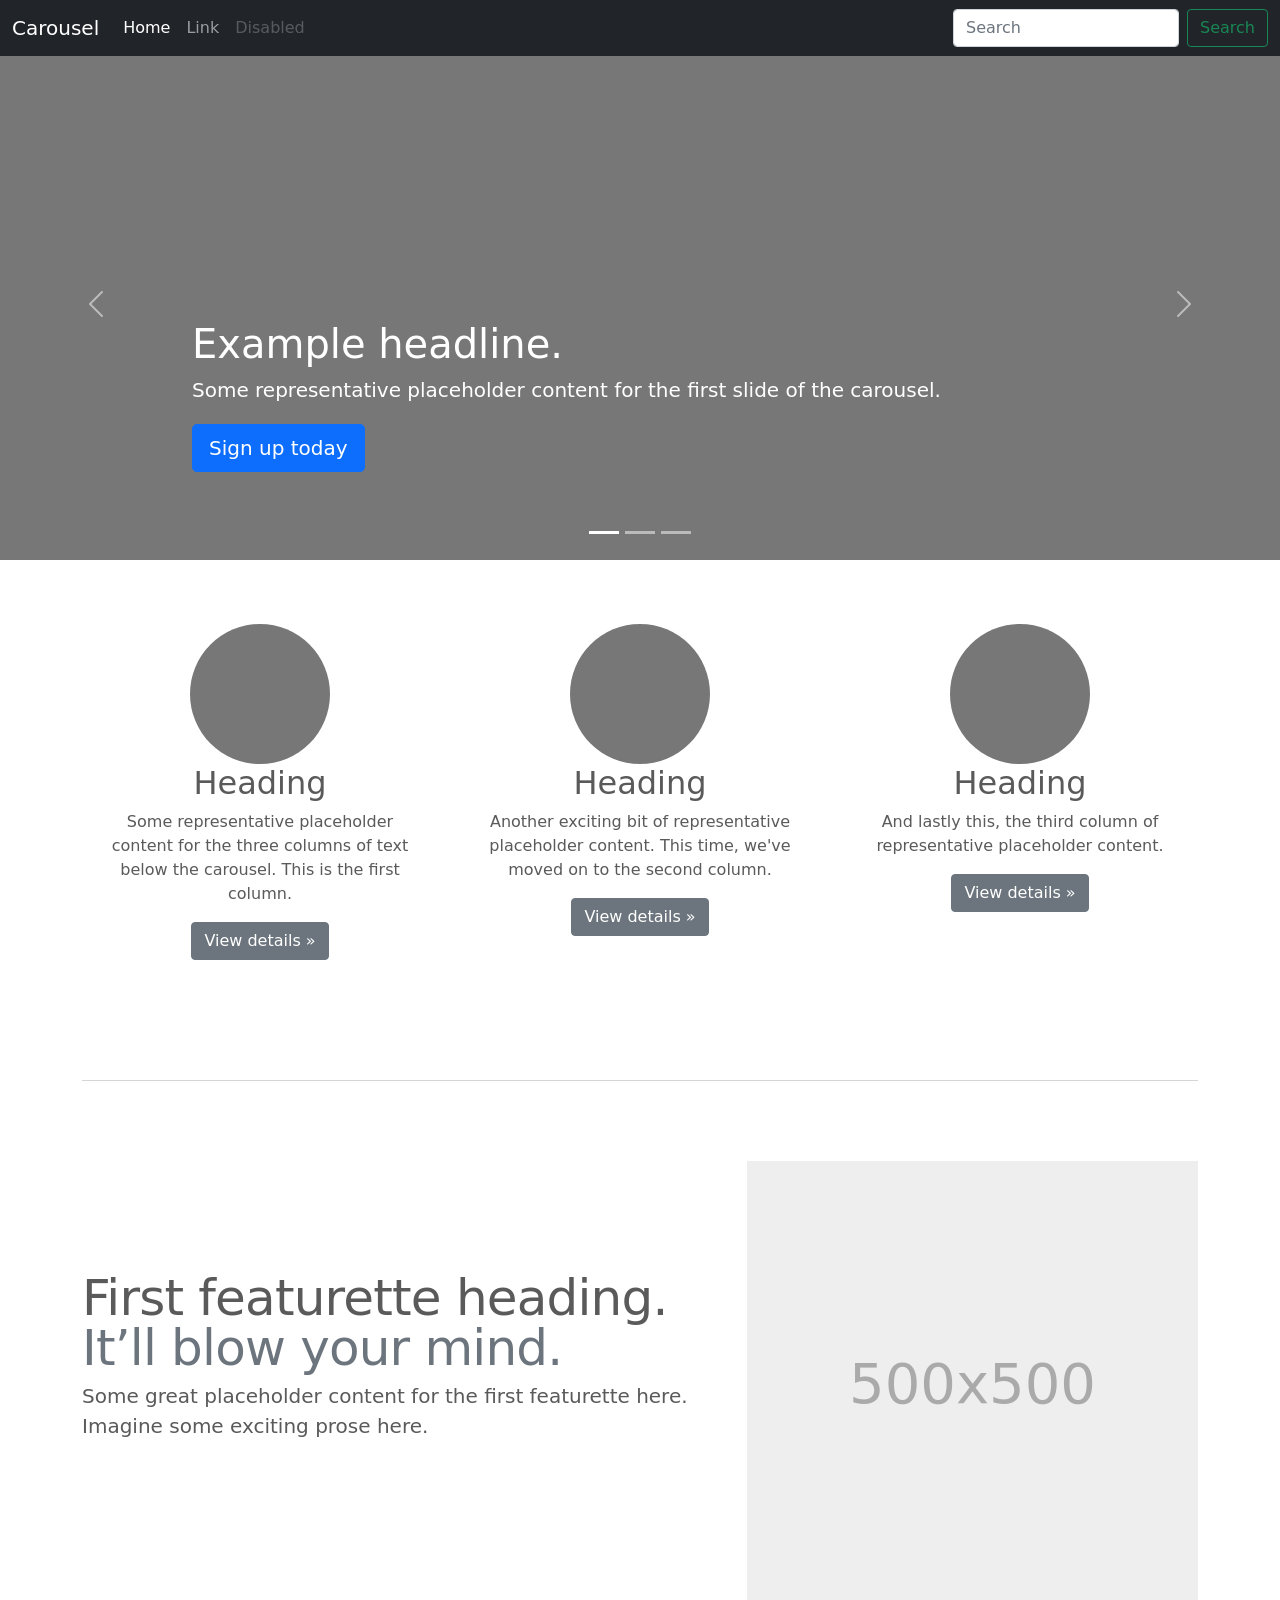
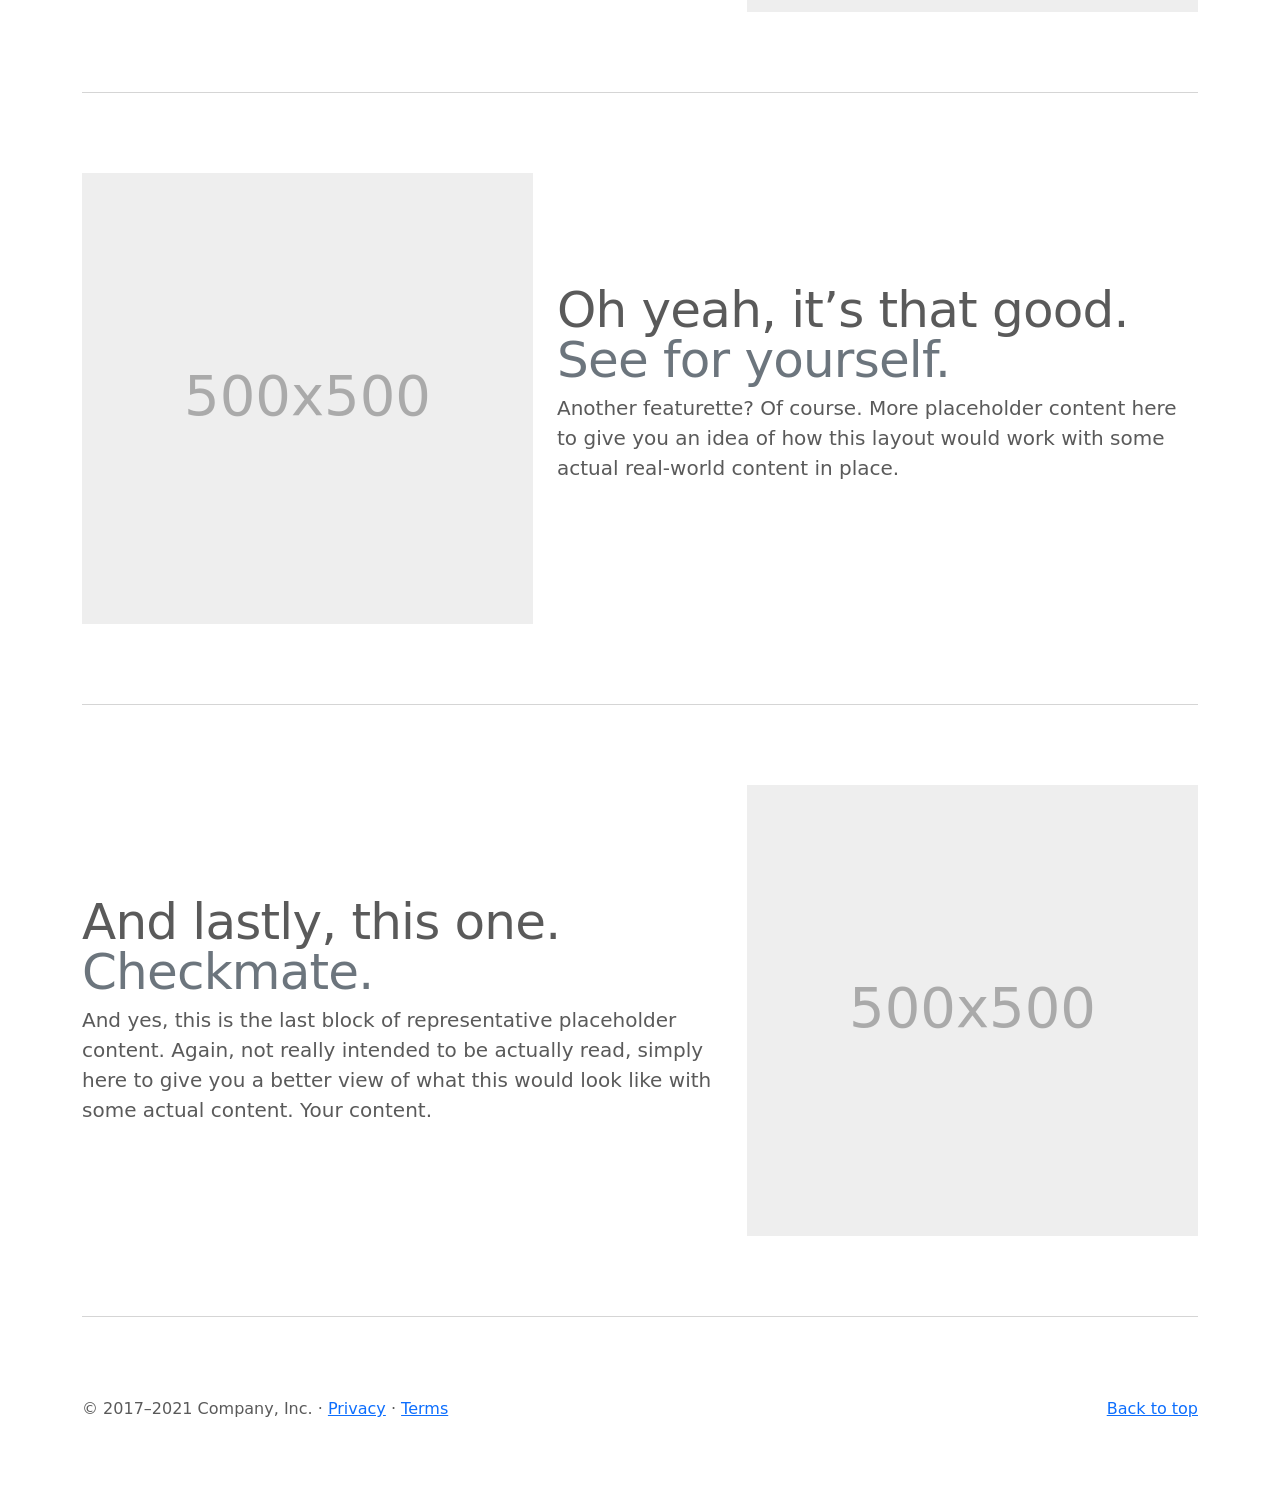
<file: bootstrap-5.1.3-examples/carousel/index.html>
<!doctype html>
<html lang="en">
  <head>
    <meta charset="utf-8">
    <meta name="viewport" content="width=device-width, initial-scale=1">
    <meta name="description" content="">
    <meta name="author" content="Mark Otto, Jacob Thornton, and Bootstrap contributors">
    <meta name="generator" content="Hugo 0.88.1">
    <title>Carousel Template · Bootstrap v5.1</title>

    <link rel="canonical" href="https://getbootstrap.com/docs/5.1/examples/carousel/">

    

    <!-- Bootstrap core CSS -->
<link href="../assets/dist/css/bootstrap.min.css" rel="stylesheet">

    <style>
      .bd-placeholder-img {
        font-size: 1.125rem;
        text-anchor: middle;
        -webkit-user-select: none;
        -moz-user-select: none;
        user-select: none;
      }

      @media (min-width: 768px) {
        .bd-placeholder-img-lg {
          font-size: 3.5rem;
        }
      }
    </style>

    
    <!-- Custom styles for this template -->
    <link href="carousel.css" rel="stylesheet">
  </head>
  <body>
    
<header>
  <nav class="navbar navbar-expand-md navbar-dark fixed-top bg-dark">
    <div class="container-fluid">
      <a class="navbar-brand" href="#">Carousel</a>
      <button class="navbar-toggler" type="button" data-bs-toggle="collapse" data-bs-target="#navbarCollapse" aria-controls="navbarCollapse" aria-expanded="false" aria-label="Toggle navigation">
        <span class="navbar-toggler-icon"></span>
      </button>
      <div class="collapse navbar-collapse" id="navbarCollapse">
        <ul class="navbar-nav me-auto mb-2 mb-md-0">
          <li class="nav-item">
            <a class="nav-link active" aria-current="page" href="#">Home</a>
          </li>
          <li class="nav-item">
            <a class="nav-link" href="#">Link</a>
          </li>
          <li class="nav-item">
            <a class="nav-link disabled">Disabled</a>
          </li>
        </ul>
        <form class="d-flex">
          <input class="form-control me-2" type="search" placeholder="Search" aria-label="Search">
          <button class="btn btn-outline-success" type="submit">Search</button>
        </form>
      </div>
    </div>
  </nav>
</header>

<main>

  <div id="myCarousel" class="carousel slide" data-bs-ride="carousel">
    <div class="carousel-indicators">
      <button type="button" data-bs-target="#myCarousel" data-bs-slide-to="0" class="active" aria-current="true" aria-label="Slide 1"></button>
      <button type="button" data-bs-target="#myCarousel" data-bs-slide-to="1" aria-label="Slide 2"></button>
      <button type="button" data-bs-target="#myCarousel" data-bs-slide-to="2" aria-label="Slide 3"></button>
    </div>
    <div class="carousel-inner">
      <div class="carousel-item active">
        <svg class="bd-placeholder-img" width="100%" height="100%" xmlns="http://www.w3.org/2000/svg" aria-hidden="true" preserveAspectRatio="xMidYMid slice" focusable="false"><rect width="100%" height="100%" fill="#777"/></svg>

        <div class="container">
          <div class="carousel-caption text-start">
            <h1>Example headline.</h1>
            <p>Some representative placeholder content for the first slide of the carousel.</p>
            <p><a class="btn btn-lg btn-primary" href="#">Sign up today</a></p>
          </div>
        </div>
      </div>
      <div class="carousel-item">
        <svg class="bd-placeholder-img" width="100%" height="100%" xmlns="http://www.w3.org/2000/svg" aria-hidden="true" preserveAspectRatio="xMidYMid slice" focusable="false"><rect width="100%" height="100%" fill="#777"/></svg>

        <div class="container">
          <div class="carousel-caption">
            <h1>Another example headline.</h1>
            <p>Some representative placeholder content for the second slide of the carousel.</p>
            <p><a class="btn btn-lg btn-primary" href="#">Learn more</a></p>
          </div>
        </div>
      </div>
      <div class="carousel-item">
        <svg class="bd-placeholder-img" width="100%" height="100%" xmlns="http://www.w3.org/2000/svg" aria-hidden="true" preserveAspectRatio="xMidYMid slice" focusable="false"><rect width="100%" height="100%" fill="#777"/></svg>

        <div class="container">
          <div class="carousel-caption text-end">
            <h1>One more for good measure.</h1>
            <p>Some representative placeholder content for the third slide of this carousel.</p>
            <p><a class="btn btn-lg btn-primary" href="#">Browse gallery</a></p>
          </div>
        </div>
      </div>
    </div>
    <button class="carousel-control-prev" type="button" data-bs-target="#myCarousel" data-bs-slide="prev">
      <span class="carousel-control-prev-icon" aria-hidden="true"></span>
      <span class="visually-hidden">Previous</span>
    </button>
    <button class="carousel-control-next" type="button" data-bs-target="#myCarousel" data-bs-slide="next">
      <span class="carousel-control-next-icon" aria-hidden="true"></span>
      <span class="visually-hidden">Next</span>
    </button>
  </div>


  <!-- Marketing messaging and featurettes
  ================================================== -->
  <!-- Wrap the rest of the page in another container to center all the content. -->

  <div class="container marketing">

    <!-- Three columns of text below the carousel -->
    <div class="row">
      <div class="col-lg-4">
        <svg class="bd-placeholder-img rounded-circle" width="140" height="140" xmlns="http://www.w3.org/2000/svg" role="img" aria-label="Placeholder: 140x140" preserveAspectRatio="xMidYMid slice" focusable="false"><title>Placeholder</title><rect width="100%" height="100%" fill="#777"/><text x="50%" y="50%" fill="#777" dy=".3em">140x140</text></svg>

        <h2>Heading</h2>
        <p>Some representative placeholder content for the three columns of text below the carousel. This is the first column.</p>
        <p><a class="btn btn-secondary" href="#">View details &raquo;</a></p>
      </div><!-- /.col-lg-4 -->
      <div class="col-lg-4">
        <svg class="bd-placeholder-img rounded-circle" width="140" height="140" xmlns="http://www.w3.org/2000/svg" role="img" aria-label="Placeholder: 140x140" preserveAspectRatio="xMidYMid slice" focusable="false"><title>Placeholder</title><rect width="100%" height="100%" fill="#777"/><text x="50%" y="50%" fill="#777" dy=".3em">140x140</text></svg>

        <h2>Heading</h2>
        <p>Another exciting bit of representative placeholder content. This time, we've moved on to the second column.</p>
        <p><a class="btn btn-secondary" href="#">View details &raquo;</a></p>
      </div><!-- /.col-lg-4 -->
      <div class="col-lg-4">
        <svg class="bd-placeholder-img rounded-circle" width="140" height="140" xmlns="http://www.w3.org/2000/svg" role="img" aria-label="Placeholder: 140x140" preserveAspectRatio="xMidYMid slice" focusable="false"><title>Placeholder</title><rect width="100%" height="100%" fill="#777"/><text x="50%" y="50%" fill="#777" dy=".3em">140x140</text></svg>

        <h2>Heading</h2>
        <p>And lastly this, the third column of representative placeholder content.</p>
        <p><a class="btn btn-secondary" href="#">View details &raquo;</a></p>
      </div><!-- /.col-lg-4 -->
    </div><!-- /.row -->


    <!-- START THE FEATURETTES -->

    <hr class="featurette-divider">

    <div class="row featurette">
      <div class="col-md-7">
        <h2 class="featurette-heading">First featurette heading. <span class="text-muted">It’ll blow your mind.</span></h2>
        <p class="lead">Some great placeholder content for the first featurette here. Imagine some exciting prose here.</p>
      </div>
      <div class="col-md-5">
        <svg class="bd-placeholder-img bd-placeholder-img-lg featurette-image img-fluid mx-auto" width="500" height="500" xmlns="http://www.w3.org/2000/svg" role="img" aria-label="Placeholder: 500x500" preserveAspectRatio="xMidYMid slice" focusable="false"><title>Placeholder</title><rect width="100%" height="100%" fill="#eee"/><text x="50%" y="50%" fill="#aaa" dy=".3em">500x500</text></svg>

      </div>
    </div>

    <hr class="featurette-divider">

    <div class="row featurette">
      <div class="col-md-7 order-md-2">
        <h2 class="featurette-heading">Oh yeah, it’s that good. <span class="text-muted">See for yourself.</span></h2>
        <p class="lead">Another featurette? Of course. More placeholder content here to give you an idea of how this layout would work with some actual real-world content in place.</p>
      </div>
      <div class="col-md-5 order-md-1">
        <svg class="bd-placeholder-img bd-placeholder-img-lg featurette-image img-fluid mx-auto" width="500" height="500" xmlns="http://www.w3.org/2000/svg" role="img" aria-label="Placeholder: 500x500" preserveAspectRatio="xMidYMid slice" focusable="false"><title>Placeholder</title><rect width="100%" height="100%" fill="#eee"/><text x="50%" y="50%" fill="#aaa" dy=".3em">500x500</text></svg>

      </div>
    </div>

    <hr class="featurette-divider">

    <div class="row featurette">
      <div class="col-md-7">
        <h2 class="featurette-heading">And lastly, this one. <span class="text-muted">Checkmate.</span></h2>
        <p class="lead">And yes, this is the last block of representative placeholder content. Again, not really intended to be actually read, simply here to give you a better view of what this would look like with some actual content. Your content.</p>
      </div>
      <div class="col-md-5">
        <svg class="bd-placeholder-img bd-placeholder-img-lg featurette-image img-fluid mx-auto" width="500" height="500" xmlns="http://www.w3.org/2000/svg" role="img" aria-label="Placeholder: 500x500" preserveAspectRatio="xMidYMid slice" focusable="false"><title>Placeholder</title><rect width="100%" height="100%" fill="#eee"/><text x="50%" y="50%" fill="#aaa" dy=".3em">500x500</text></svg>

      </div>
    </div>

    <hr class="featurette-divider">

    <!-- /END THE FEATURETTES -->

  </div><!-- /.container -->


  <!-- FOOTER -->
  <footer class="container">
    <p class="float-end"><a href="#">Back to top</a></p>
    <p>&copy; 2017–2021 Company, Inc. &middot; <a href="#">Privacy</a> &middot; <a href="#">Terms</a></p>
  </footer>
</main>


    <script src="../assets/dist/js/bootstrap.bundle.min.js"></script>

      
  </body>
</html>
</file>
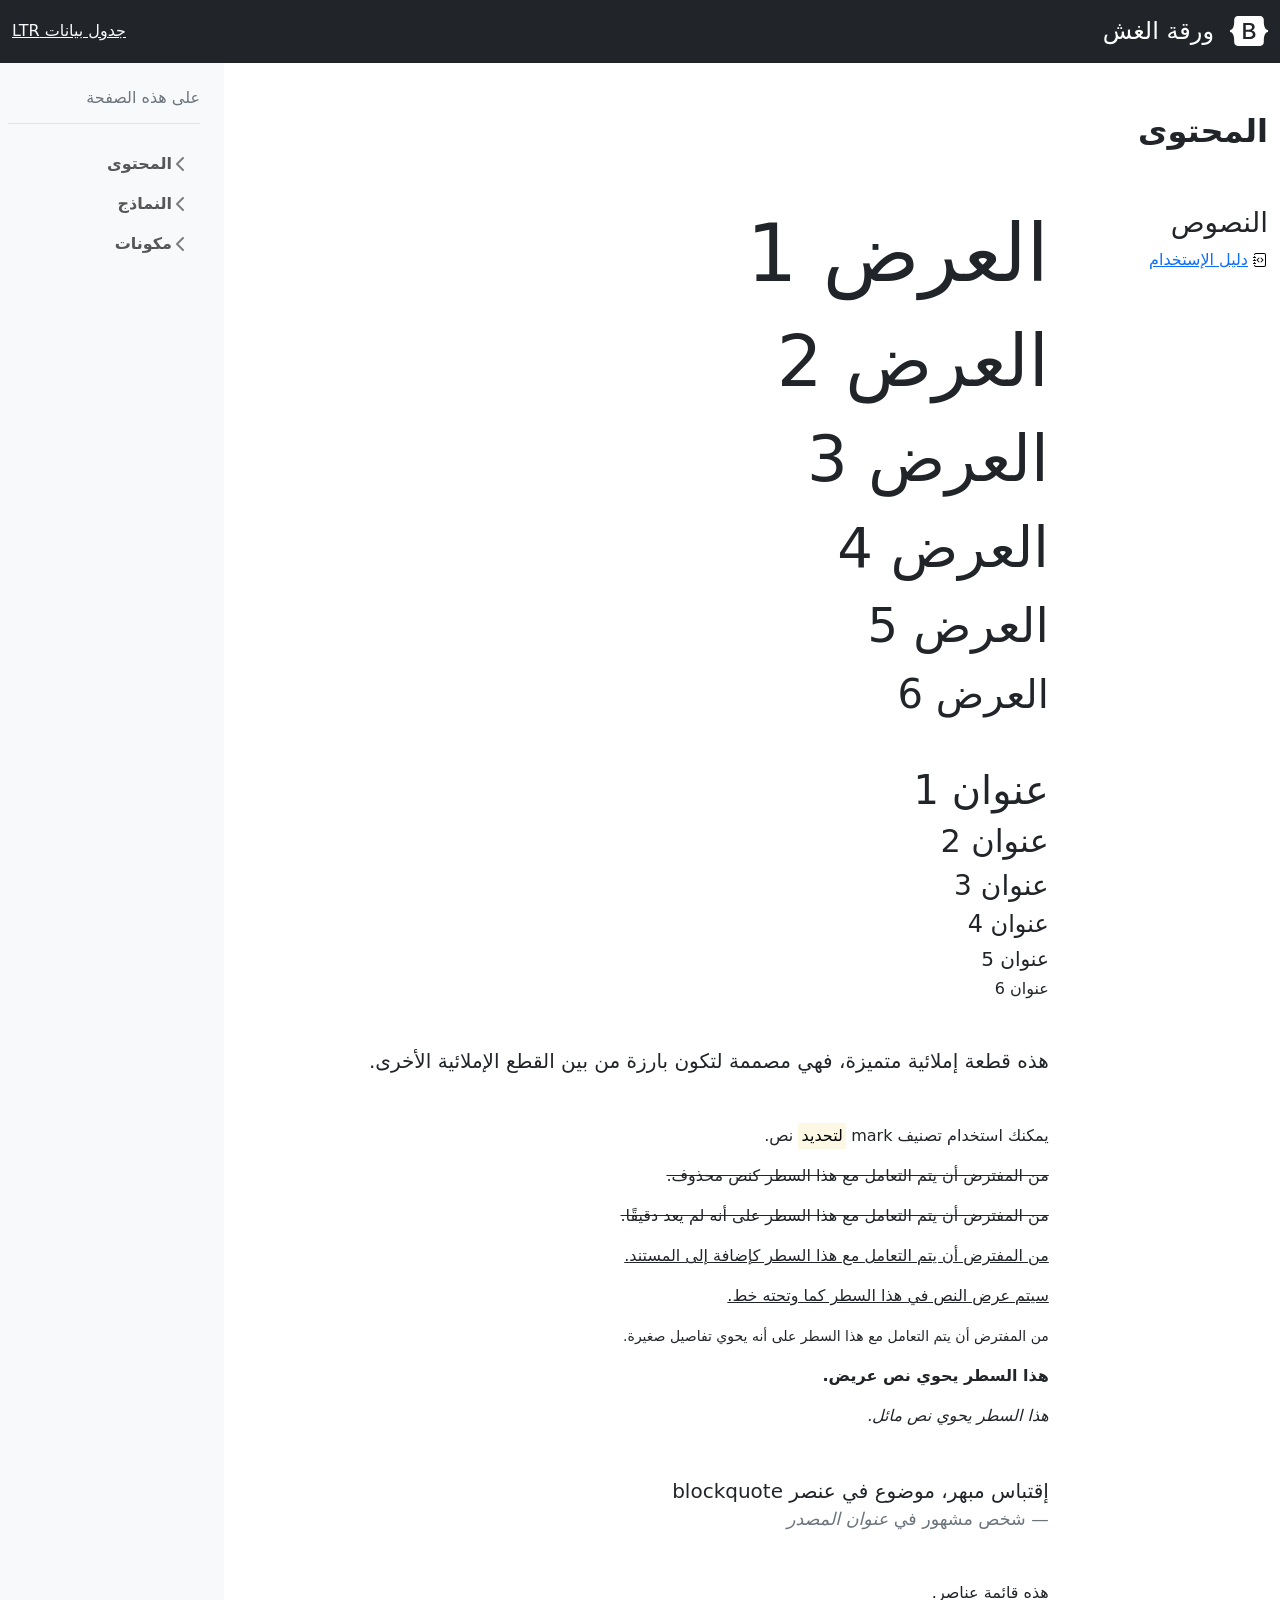
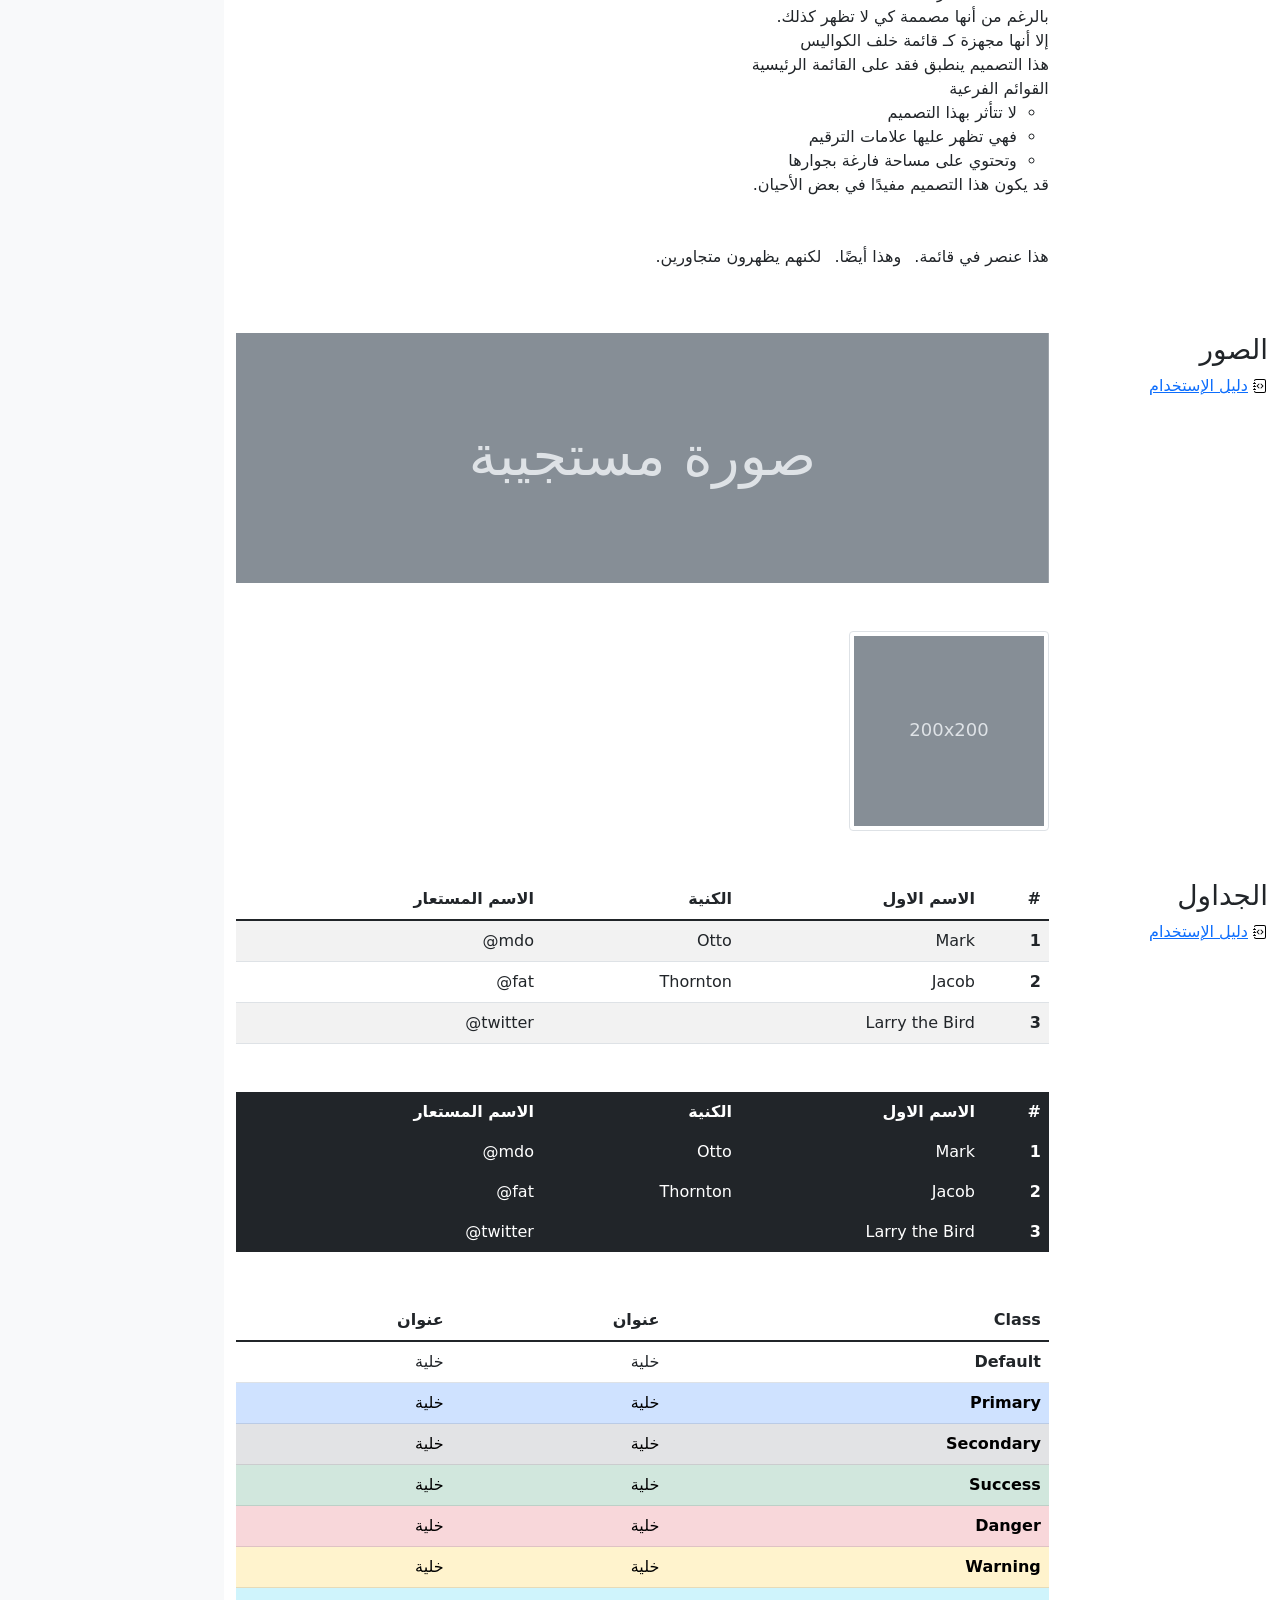
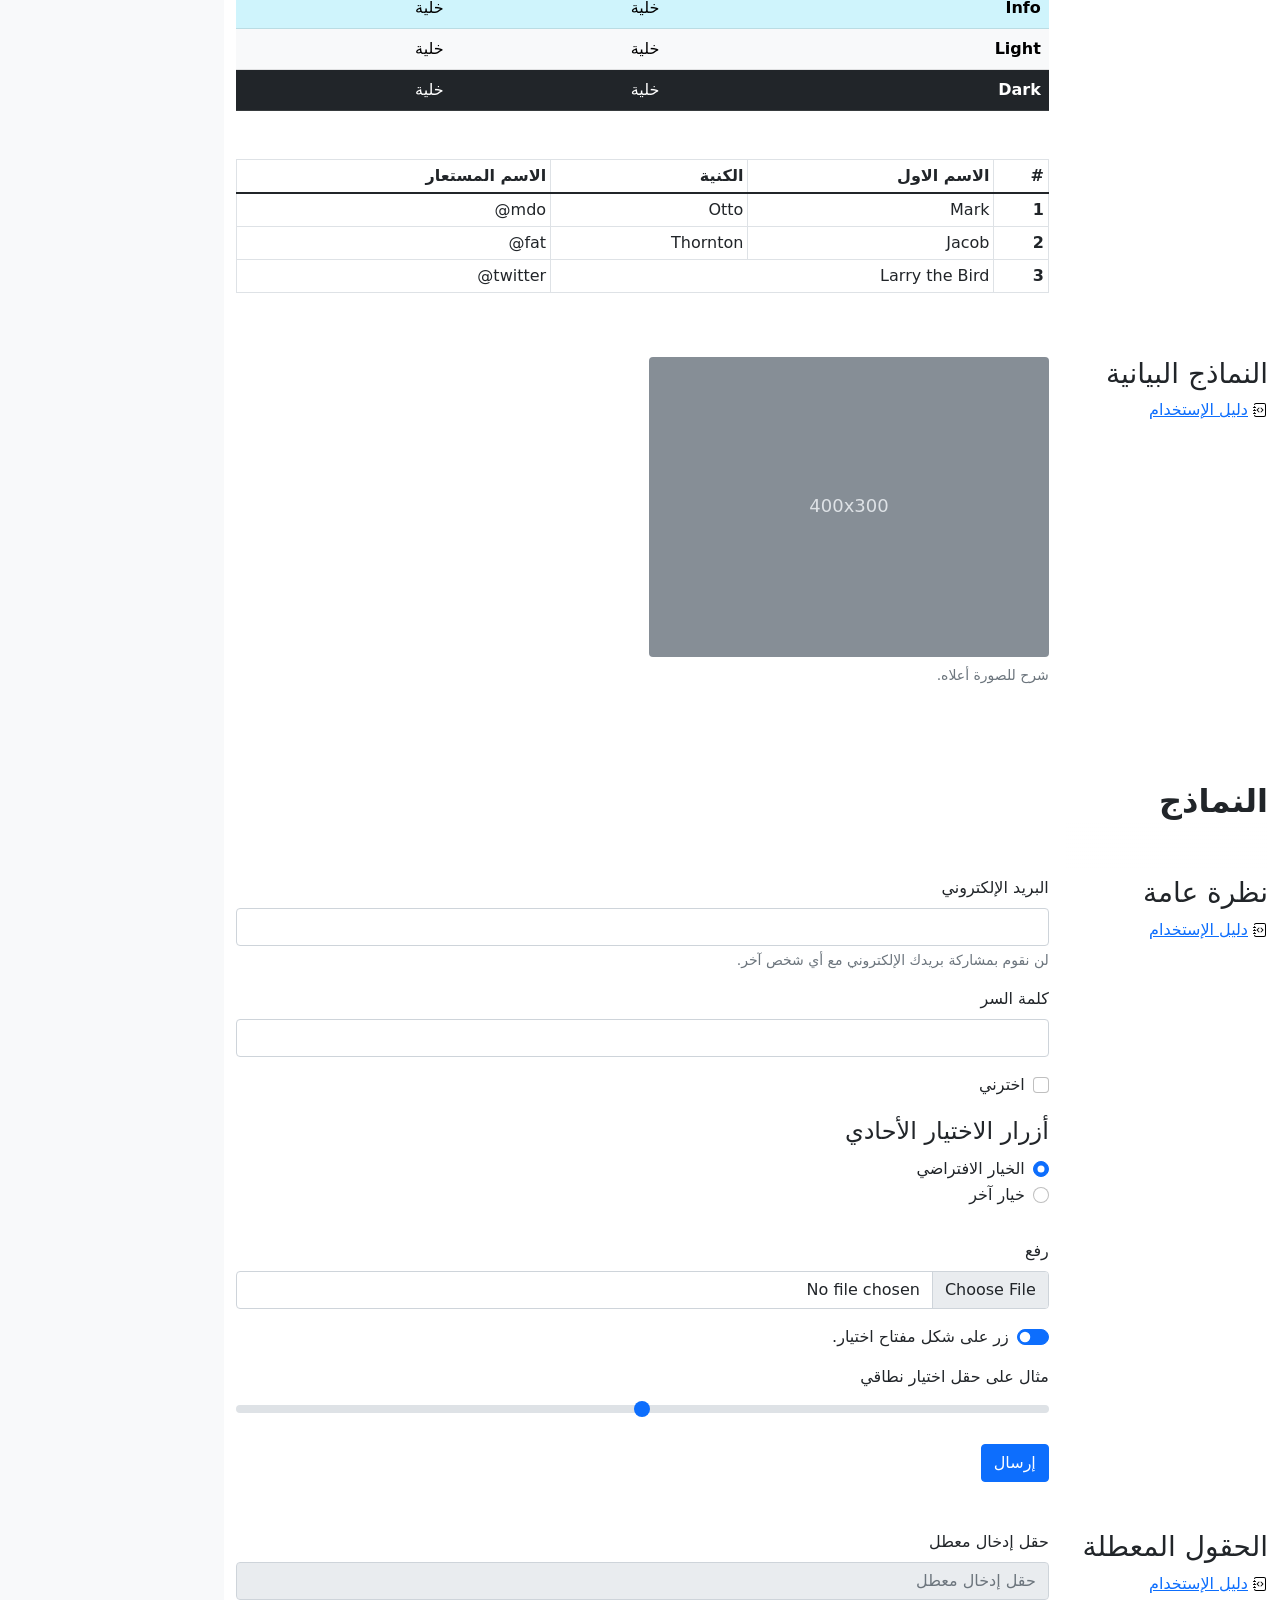
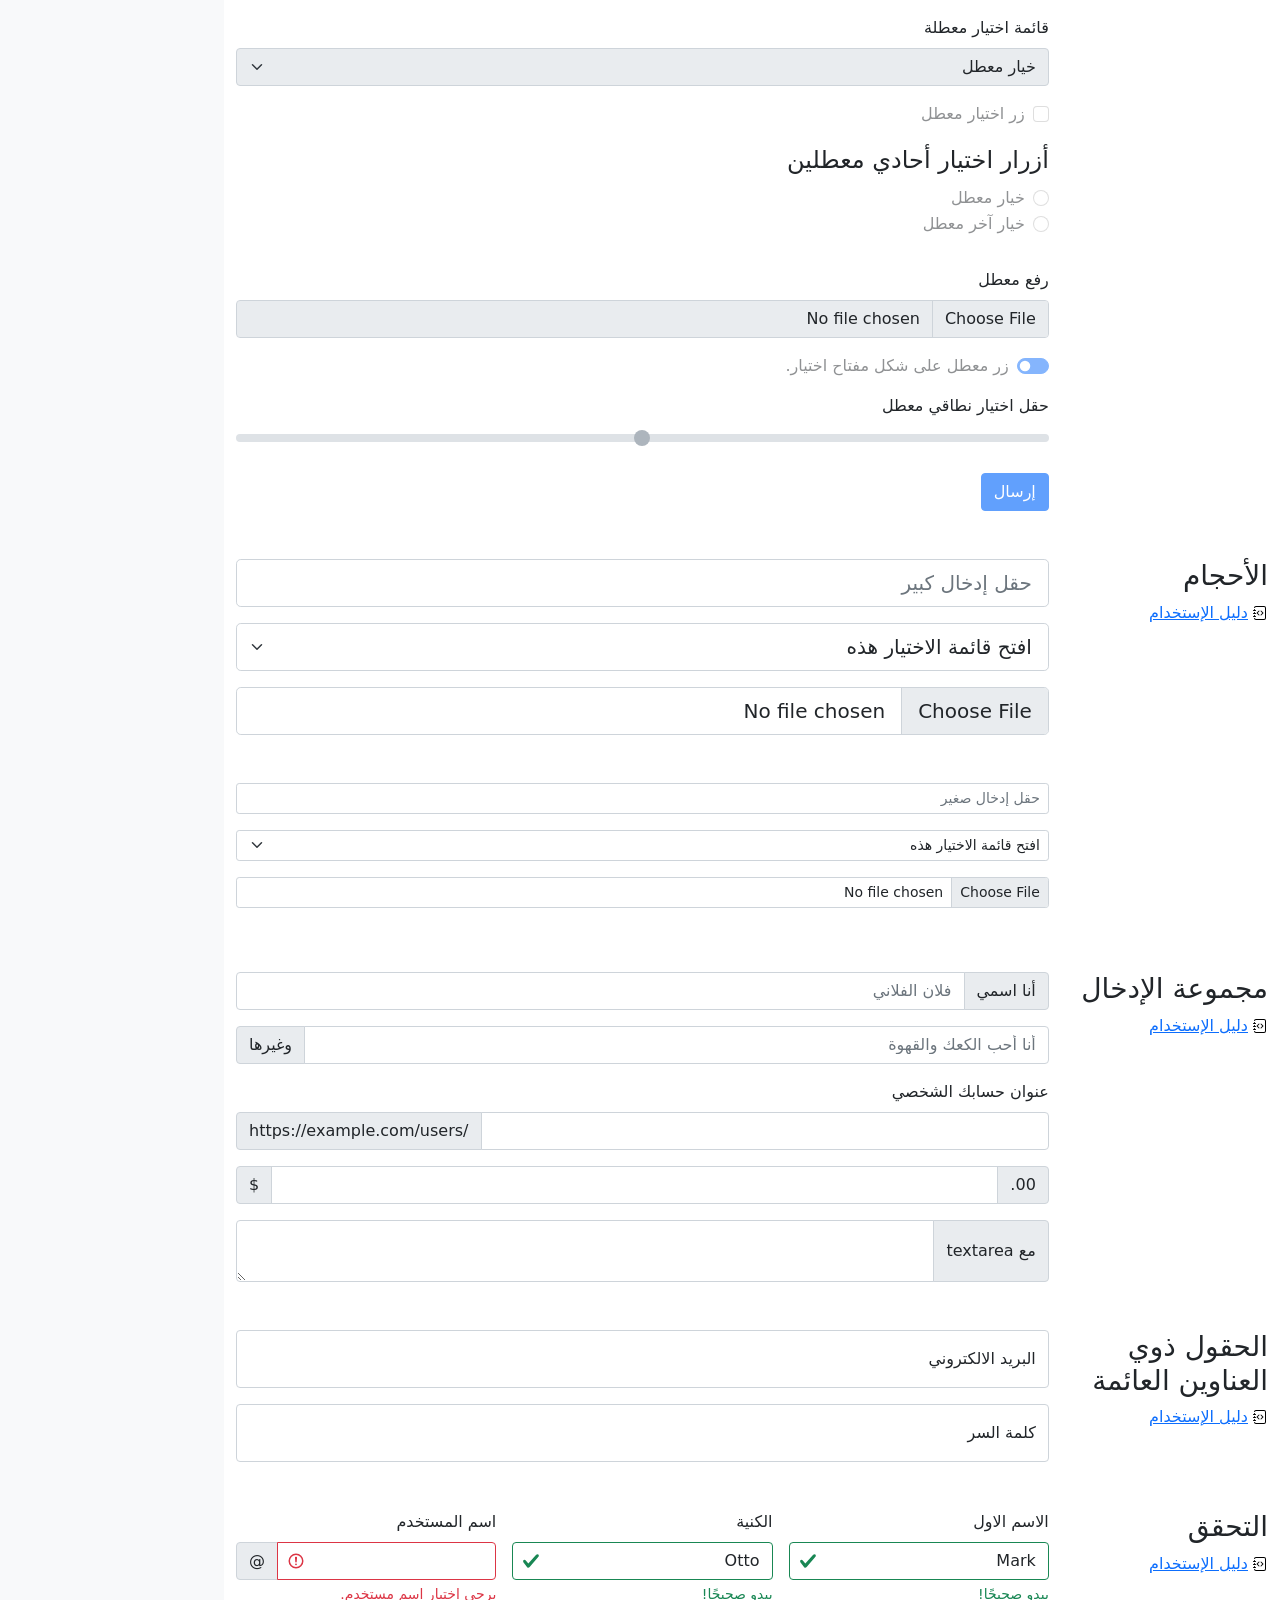
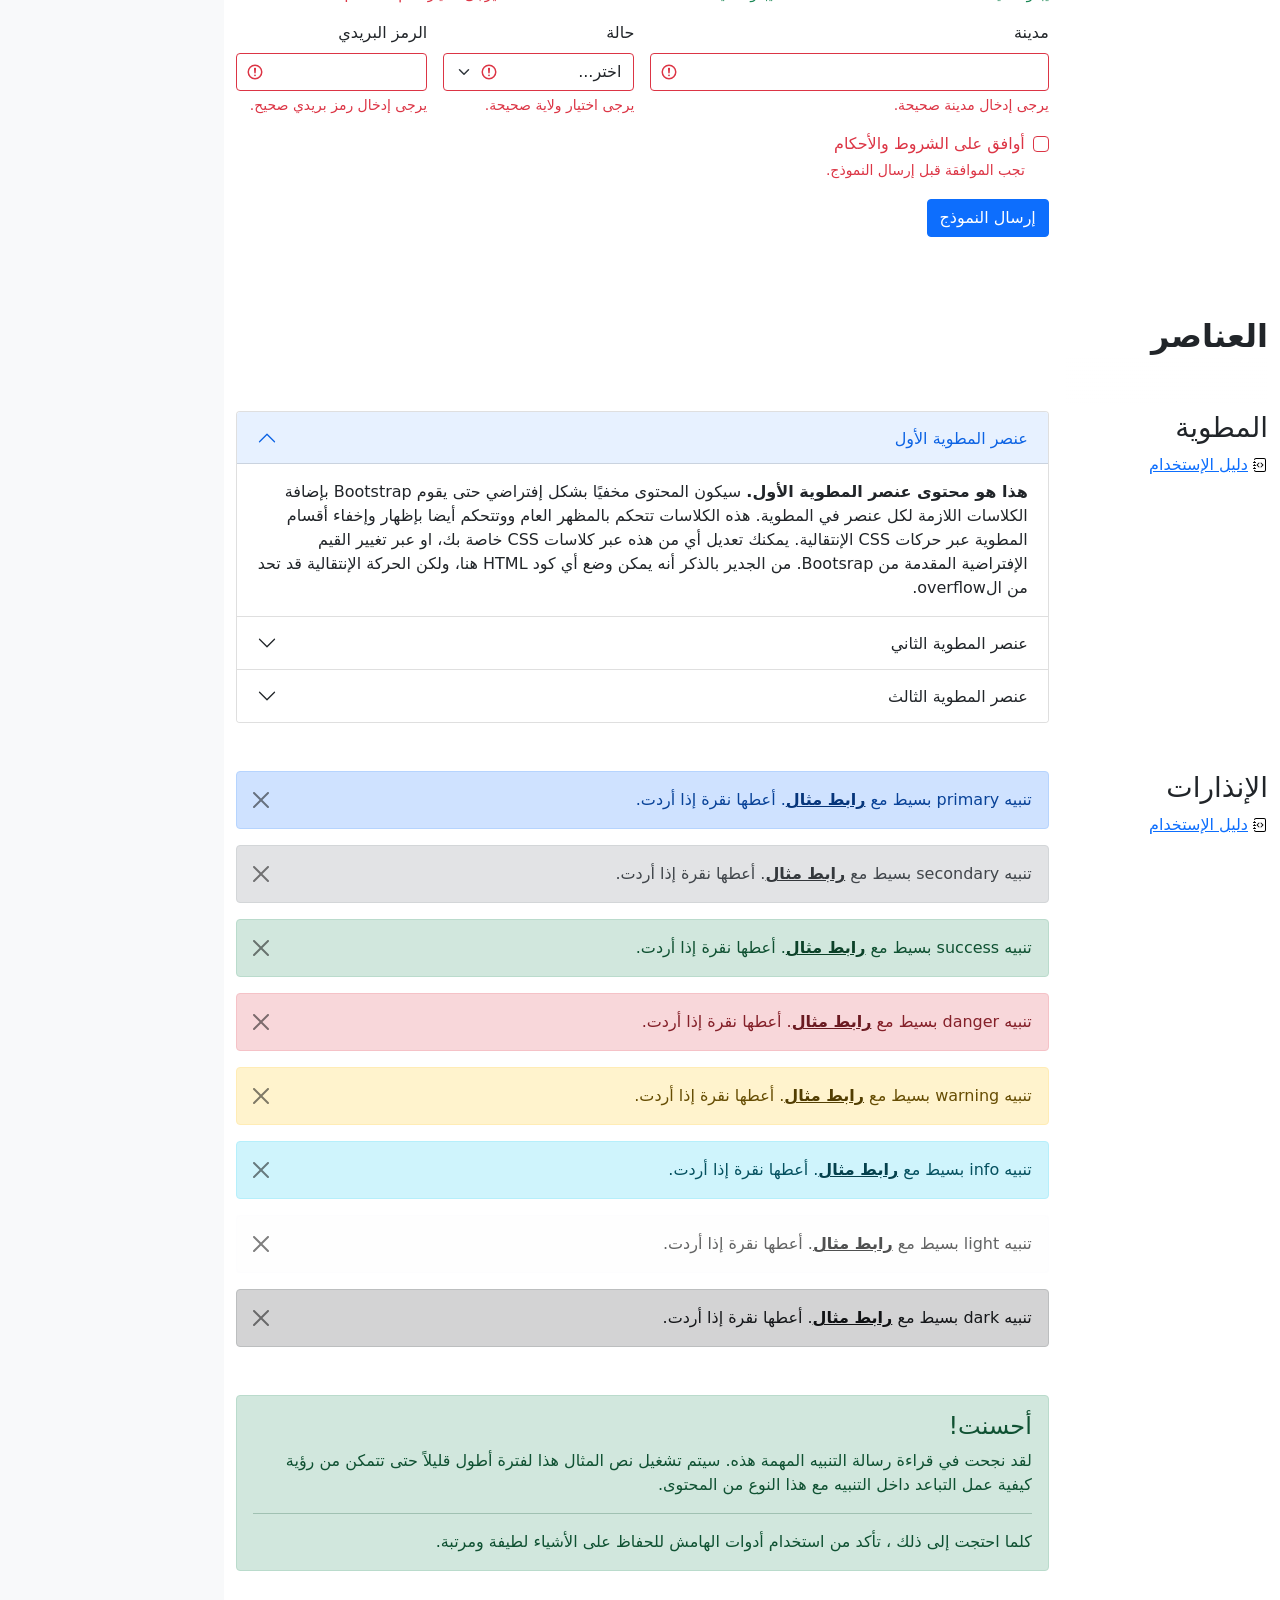
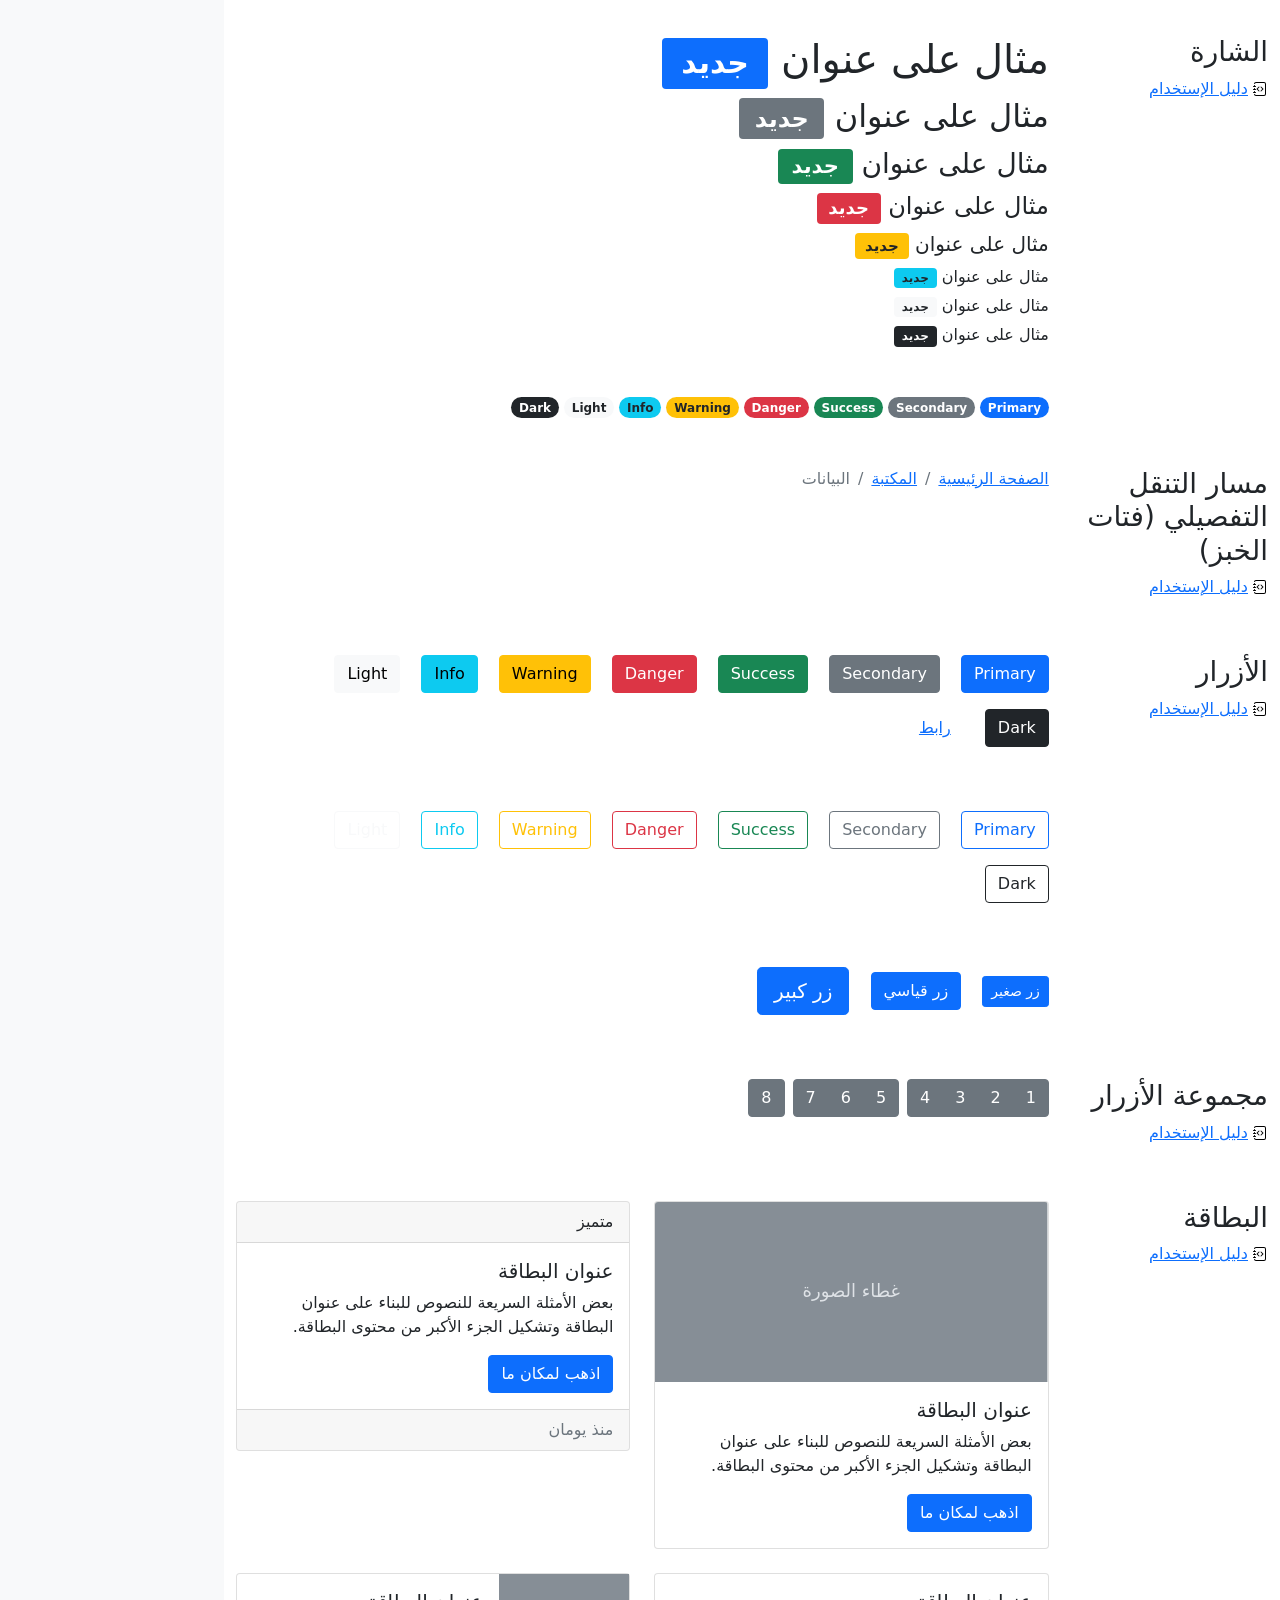
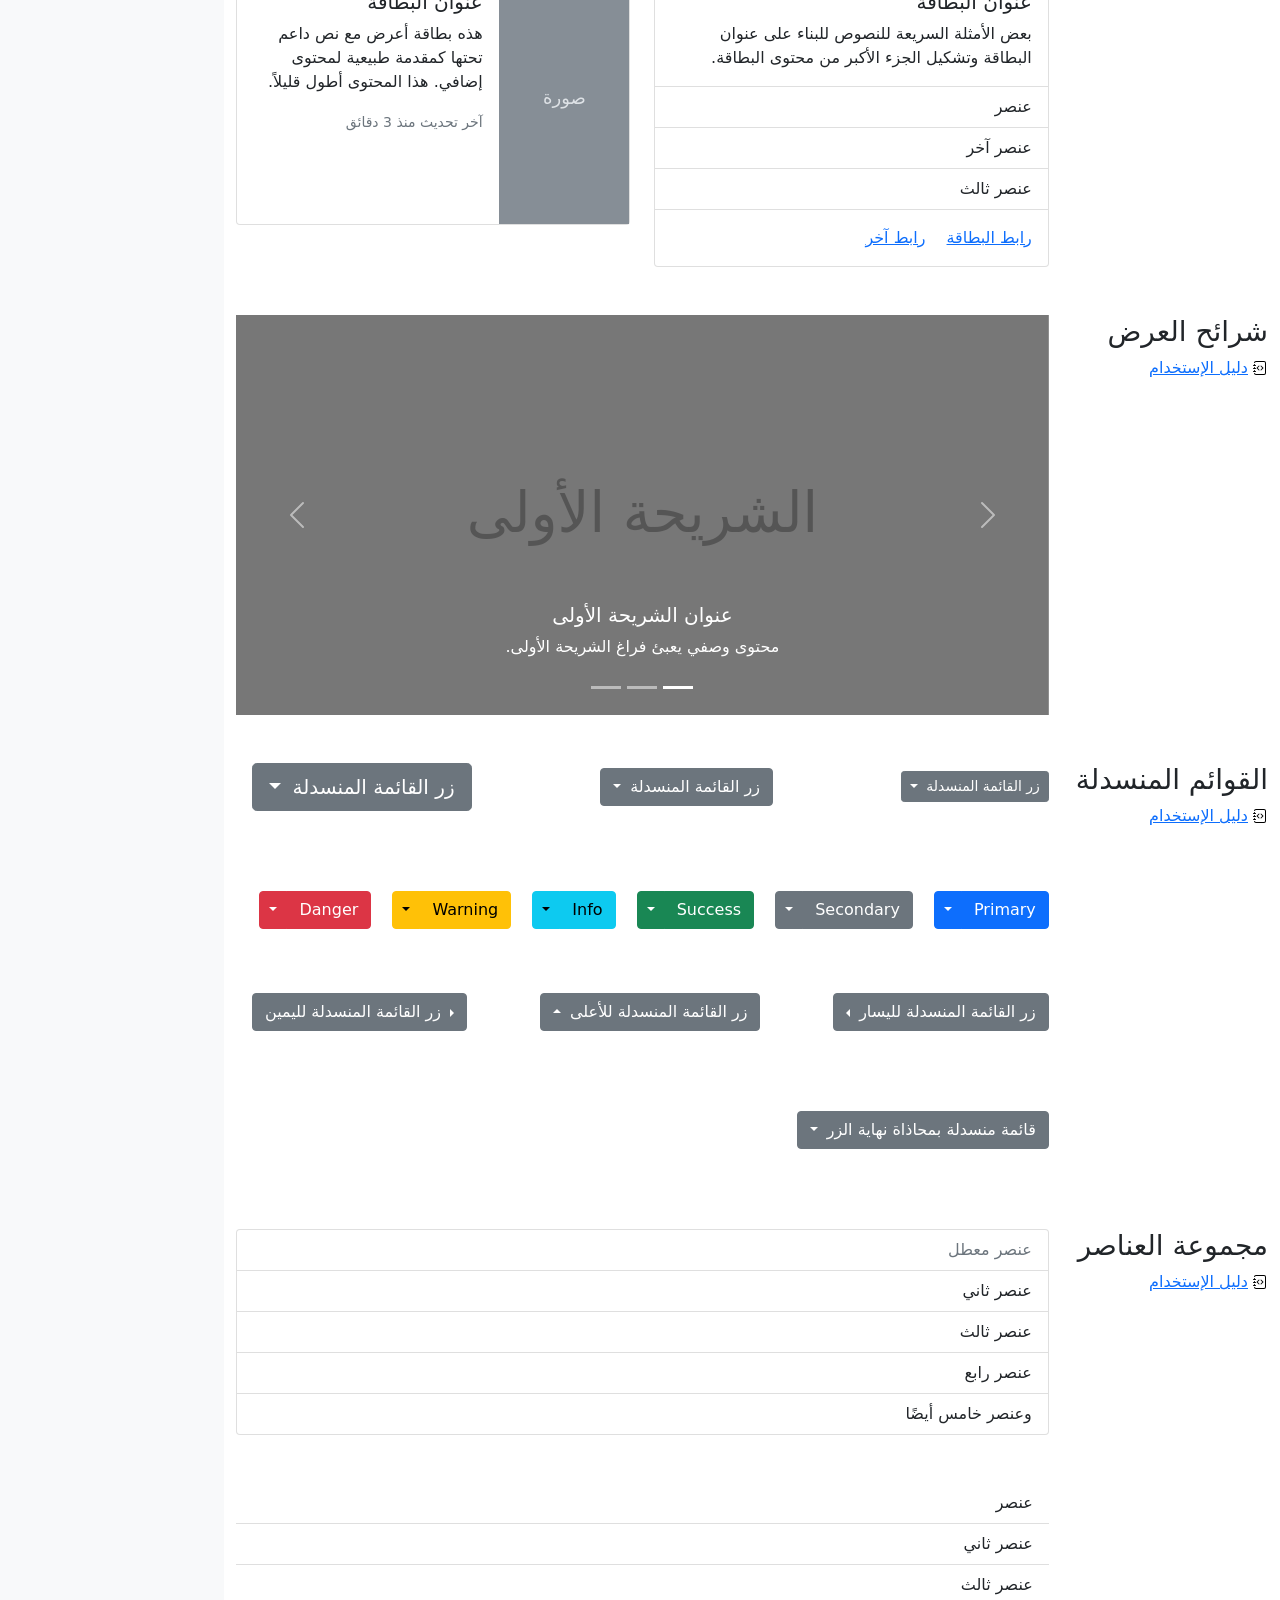
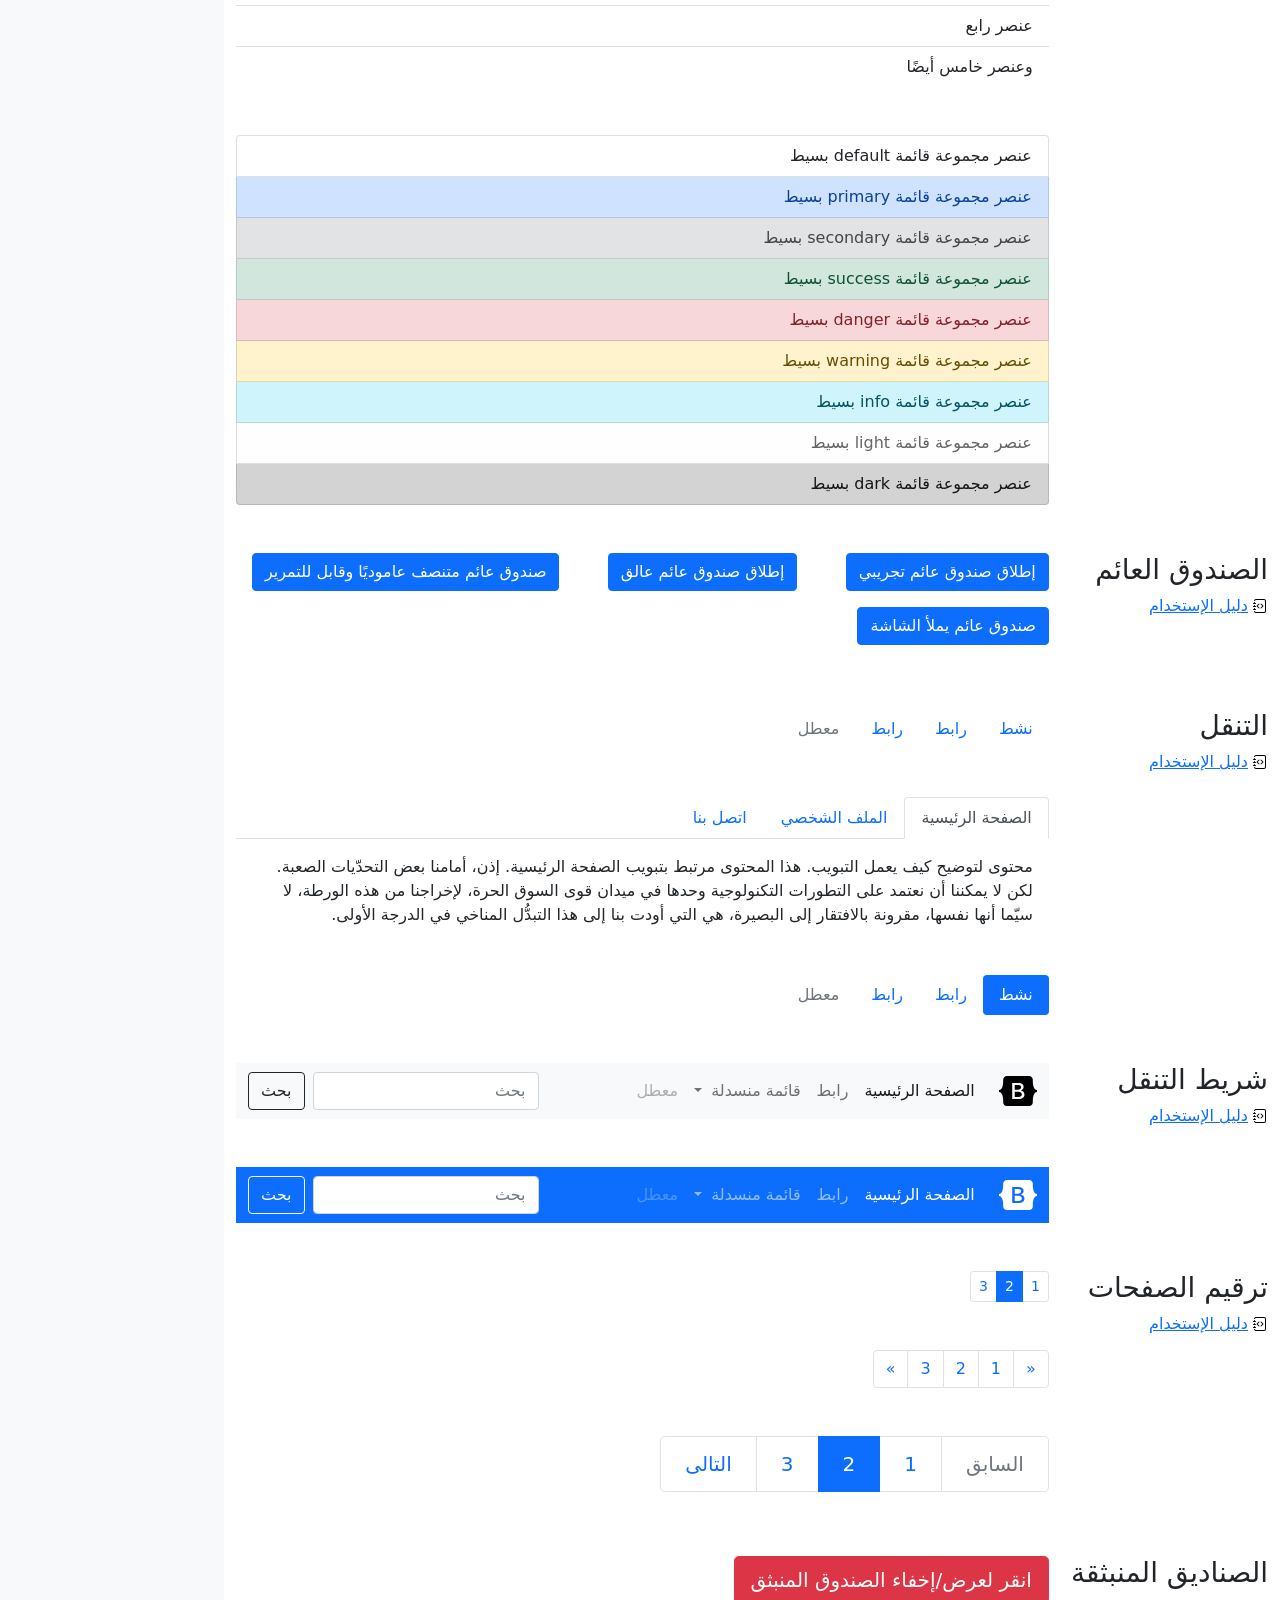
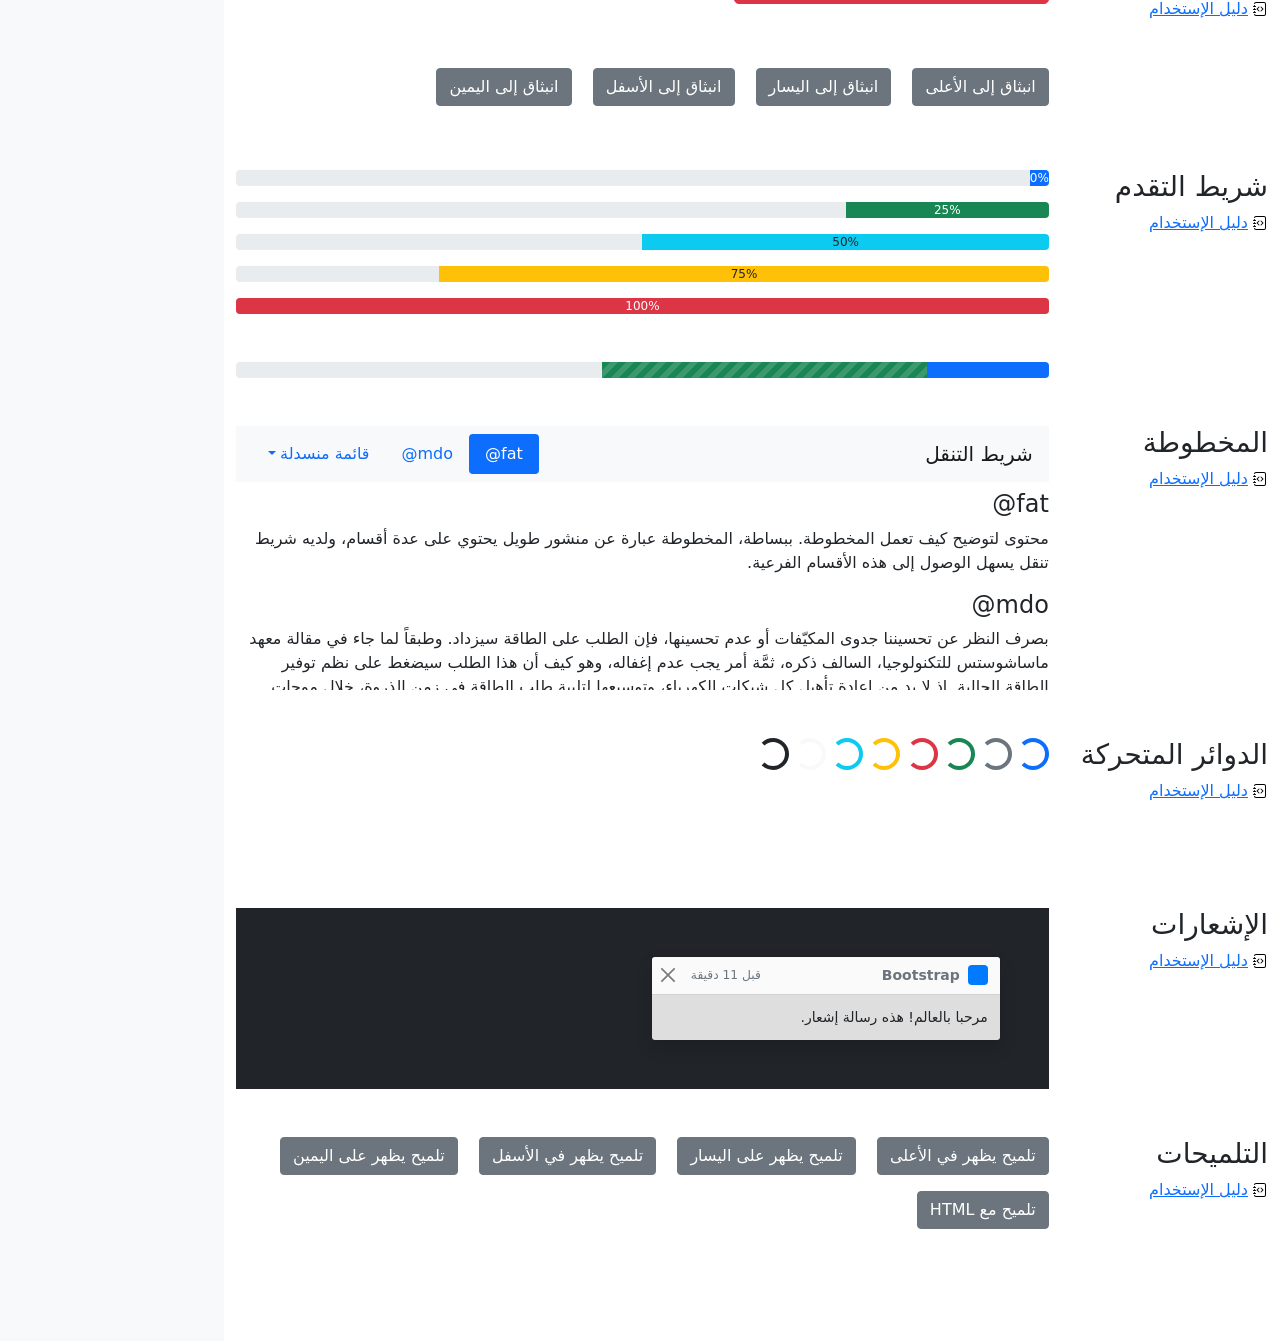
<file: bootstrap-5.1.3-examples/cheatsheet-rtl/index.html>
<!doctype html>
<html lang="ar" dir="rtl">
  <head>
    <meta charset="utf-8">
    <meta name="viewport" content="width=device-width, initial-scale=1">
    <meta name="description" content="">
    <meta name="author" content="Mark Otto, Jacob Thornton, and Bootstrap contributors">
    <meta name="generator" content="Hugo 0.88.1">
    <title>ورقة الغش · Bootstrap v5.1</title>

    <link rel="canonical" href="https://getbootstrap.com/docs/5.1/examples/cheatsheet-rtl/">

    

    <!-- Bootstrap core CSS -->
<link href="../assets/dist/css/bootstrap.rtl.min.css" rel="stylesheet">

    <style>
      .bd-placeholder-img {
        font-size: 1.125rem;
        text-anchor: middle;
        -webkit-user-select: none;
        -moz-user-select: none;
        user-select: none;
      }

      @media (min-width: 768px) {
        .bd-placeholder-img-lg {
          font-size: 3.5rem;
        }
      }
    </style>

    
    <!-- Custom styles for this template -->
    <link href="../cheatsheet/cheatsheet.rtl.css" rel="stylesheet">
  </head>
  <body class="bg-light">
    
<header class="bd-header bg-dark py-3 d-flex align-items-stretch border-bottom border-dark">
  <div class="container-fluid d-flex align-items-center">
    <h1 class="d-flex align-items-center fs-4 text-white mb-0">
      <img src="../assets/brand/bootstrap-logo-white.svg" width="38" height="30" class="me-3" alt="Bootstrap">
      ورقة الغش
    </h1>
    <a href="../examples/cheatsheet/" class="ms-auto link-light" hreflang="en">جدول بيانات LTR</a>
  </div>
</header>
<aside class="bd-aside sticky-xl-top text-muted align-self-start mb-3 mb-xl-5 px-2">
  <h2 class="h6 pt-4 pb-3 mb-4 border-bottom">على هذه الصفحة</h2>
  <nav class="small" id="toc">
    <ul class="list-unstyled">
      <li class="my-2">
        <button class="btn d-inline-flex align-items-center collapsed" data-bs-toggle="collapse" aria-expanded="false" data-bs-target="#contents-collapse" aria-controls="contents-collapse">المحتوى</button>
        <ul class="list-unstyled ps-3 collapse" id="contents-collapse">
          <li><a class="d-inline-flex align-items-center rounded" href="#typography">النصوص</a></li>
          <li><a class="d-inline-flex align-items-center rounded" href="#images">الصور</a></li>
          <li><a class="d-inline-flex align-items-center rounded" href="#tables">الجداول</a></li>
          <li><a class="d-inline-flex align-items-center rounded" href="#figures">النماذج البيانية</a></li>
        </ul>
      </li>
      <li class="my-2">
        <button class="btn d-inline-flex align-items-center collapsed" data-bs-toggle="collapse" aria-expanded="false" data-bs-target="#forms-collapse" aria-controls="forms-collapse">النماذج</button>
        <ul class="list-unstyled ps-3 collapse" id="forms-collapse">
          <li><a class="d-inline-flex align-items-center rounded" href="#overview">نظرة عامة</a></li>
          <li><a class="d-inline-flex align-items-center rounded" href="#disabled-forms">الحقول المعطلة</a></li>
          <li><a class="d-inline-flex align-items-center rounded" href="#sizing">الأحجام</a></li>
          <li><a class="d-inline-flex align-items-center rounded" href="#input-group">مجموعة الإدخال</a></li>
          <li><a class="d-inline-flex align-items-center rounded" href="#floating-labels">الحقول ذوي العناوين العائمة</a></li>
          <li><a class="d-inline-flex align-items-center rounded" href="#validation">التحقق</a></li>
        </ul>
      </li>
      <li class="my-2">
        <button class="btn d-inline-flex align-items-center collapsed" data-bs-toggle="collapse" aria-expanded="false" data-bs-target="#components-collapse" aria-controls="components-collapse">مكونات</button>
        <ul class="list-unstyled ps-3 collapse" id="components-collapse">
          <li><a class="d-inline-flex align-items-center rounded" href="#accordion">المطوية</a></li>
          <li><a class="d-inline-flex align-items-center rounded" href="#alerts">الإنذارات</a></li>
          <li><a class="d-inline-flex align-items-center rounded" href="#badge">الشارة</a></li>
          <li><a class="d-inline-flex align-items-center rounded" href="#breadcrumb">مسار التنقل التفصيلي</a></li>
          <li><a class="d-inline-flex align-items-center rounded" href="#buttons">الأزرار</a></li>
          <li><a class="d-inline-flex align-items-center rounded" href="#button-group">مجموعة الأزرار</a></li>
          <li><a class="d-inline-flex align-items-center rounded" href="#card">البطاقة</a></li>
          <li><a class="d-inline-flex align-items-center rounded" href="#carousel">شرائح العرض</a></li>
          <li><a class="d-inline-flex align-items-center rounded" href="#dropdowns">القوائم المنسدلة</a></li>
          <li><a class="d-inline-flex align-items-center rounded" href="#list-group">مجموعة العناصر</a></li>
          <li><a class="d-inline-flex align-items-center rounded" href="#modal">الصندوق العائم</a></li>
          <li><a class="d-inline-flex align-items-center rounded" href="#navs">التنقل</a></li>
          <li><a class="d-inline-flex align-items-center rounded" href="#navbar">شريط التنقل</a></li>
          <li><a class="d-inline-flex align-items-center rounded" href="#pagination">ترقيم الصفحات</a></li>
          <li><a class="d-inline-flex align-items-center rounded" href="#popovers">الصناديق المنبثقة</a></li>
          <li><a class="d-inline-flex align-items-center rounded" href="#progress">شريط التقدم</a></li>
          <li><a class="d-inline-flex align-items-center rounded" href="#scrollspy">المخطوطة</a></li>
          <li><a class="d-inline-flex align-items-center rounded" href="#spinners">الدوائر المتحركة</a></li>
          <li><a class="d-inline-flex align-items-center rounded" href="#toasts">الإشعارات</a></li>
          <li><a class="d-inline-flex align-items-center rounded" href="#tooltips">التلميحات</a></li>
        </ul>
      </li>
    </ul>
  </nav>
</aside>
<div class="bd-cheatsheet container-fluid bg-body">
  <section id="content">
    <h2 class="sticky-xl-top fw-bold pt-3 pt-xl-5 pb-2 pb-xl-3">المحتوى</h2>

    <article class="my-3" id="typography">
      <div class="bd-heading sticky-xl-top align-self-start mt-5 mb-3 mt-xl-0 mb-xl-2">
        <h3>النصوص</h3>
        <a class="d-flex align-items-center" hreflang="en" href="../content/typography/">دليل الإستخدام</a>
      </div>

      <div>
        <div class="bd-example">
        <p class="display-1">العرض 1</p>
        <p class="display-2">العرض 2</p>
        <p class="display-3">العرض 3</p>
        <p class="display-4">العرض 4</p>
        <p class="display-5">العرض 5</p>
        <p class="display-6">العرض 6</p>
        </div>

        <div class="bd-example">
        <p class="h1">عنوان 1</p>
        <p class="h2">عنوان 2</p>
        <p class="h3">عنوان 3</p>
        <p class="h4">عنوان 4</p>
        <p class="h5">عنوان 5</p>
        <p class="h6">عنوان 6</p>
        </div>

        <div class="bd-example">
        <p class="lead">
          هذه قطعة إملائية متميزة، فهي مصممة لتكون بارزة من بين القطع الإملائية الأخرى.
        </p>
        </div>

        <div class="bd-example">
        <p>يمكنك استخدام تصنيف mark <mark>لتحديد</mark> نص.</p>
        <p><del>من المفترض أن يتم التعامل مع هذا السطر كنص محذوف.</del></p>
        <p><s>من المفترض أن يتم التعامل مع هذا السطر على أنه لم يعد دقيقًا.</s></p>
        <p><ins>من المفترض أن يتم التعامل مع هذا السطر كإضافة إلى المستند.</ins></p>
        <p><u>سيتم عرض النص في هذا السطر كما وتحته خط.</u></p>
        <p><small>من المفترض أن يتم التعامل مع هذا السطر على أنه يحوي تفاصيل صغيرة.</small></p>
        <p><strong>هذا السطر يحوي نص عريض.</strong></p>
        <p><em>هذا السطر يحوي نص مائل.</em></p>
        </div>

        <div class="bd-example">
        <blockquote class="blockquote">
          <p>إقتباس مبهر، موضوع في عنصر blockquote</p>
          <footer class="blockquote-footer">شخص مشهور في <cite title= "عنوان المصدر"> عنوان المصدر </cite></footer>
        </blockquote>
        </div>

        <div class="bd-example">
        <ul class="list-unstyled">
          <li>هذه قائمة عناصر.</li>
          <li>بالرغم من أنها مصممة كي لا تظهر كذلك.</li>
          <li>إلا أنها مجهزة كـ قائمة خلف الكواليس</li>
          <li>هذا التصميم ينطبق فقد على القائمة الرئيسية</li>
          <li>القوائم الفرعية
            <ul>
              <li>لا تتأثر بهذا التصميم</li>
              <li>فهي تظهر عليها علامات الترقيم</li>
              <li>وتحتوي على مساحة فارغة بجوارها</li>
            </ul>
          </li>
          <li>قد يكون هذا التصميم مفيدًا في بعض الأحيان.</li>
        </ul>
        </div>

        <div class="bd-example">
        <ul class="list-inline">
          <li class="list-inline-item">هذا عنصر في قائمة.</li>
          <li class="list-inline-item">وهذا أيضًا.</li>
          <li class="list-inline-item">لكنهم يظهرون متجاورين.</li>
        </ul>
        </div>
      </div>
    </article>
    <article class="my-3" id="images">
      <div class="bd-heading sticky-xl-top align-self-start mt-5 mb-3 mt-xl-0 mb-xl-2">
        <h3>الصور</h3>
        <a class="d-flex align-items-center" hreflang="en" href="../content/images/">دليل الإستخدام</a>
      </div>

      <div>
        <div class="bd-example">
        <svg class="bd-placeholder-img bd-placeholder-img-lg img-fluid" width="100%" height="250" xmlns="http://www.w3.org/2000/svg" role="img" aria-label="Placeholder: صورة مستجيبة" preserveAspectRatio="xMidYMid slice" focusable="false"><title>Placeholder</title><rect width="100%" height="100%" fill="#868e96"/><text x="50%" y="50%" fill="#dee2e6" dy=".3em">صورة مستجيبة</text></svg>

        </div>

        <div class="bd-example">
        <svg class="bd-placeholder-img img-thumbnail" width="200" height="200" xmlns="http://www.w3.org/2000/svg" role="img" aria-label="صورة عنصر نائب مربع عام مع حدود بيضاء حولها ، مما يجعلها تشبه صورة تم التقاطها بكاميرا فورية قديمة: 200x200" preserveAspectRatio="xMidYMid slice" focusable="false"><title>صورة عنصر نائب مربع عام مع حدود بيضاء حولها ، مما يجعلها تشبه صورة تم التقاطها بكاميرا فورية قديمة</title><rect width="100%" height="100%" fill="#868e96"/><text x="50%" y="50%" fill="#dee2e6" dy=".3em">200x200</text></svg>

        </div>
      </div>
    </article>
    <article class="my-3" id="tables">
      <div class="bd-heading sticky-xl-top align-self-start mt-5 mb-3 mt-xl-0 mb-xl-2">
        <h3>الجداول</h3>
        <a class="d-flex align-items-center" hreflang="en" href="../content/tables/">دليل الإستخدام</a>
      </div>

      <div>
        <div class="bd-example">
        <table class="table table-striped">
          <thead>
          <tr>
            <th scope="col">#</th>
            <th scope="col">الاسم الاول</th>
            <th scope="col">الكنية</th>
            <th scope="col">الاسم المستعار</th>
          </tr>
          </thead>
          <tbody>
          <tr>
            <th scope="row">1</th>
            <td>Mark</td>
            <td>Otto</td>
            <td><bdo lang="en" dir="ltr">@mdo</bdo></td>
          </tr>
          <tr>
            <th scope="row">2</th>
            <td>Jacob</td>
            <td>Thornton</td>
            <td><bdo lang="en" dir="ltr">@fat</bdo></td>
          </tr>
          <tr>
            <th scope="row">3</th>
            <td colspan="2">Larry the Bird</td>
            <td><bdo lang="en" dir="ltr">@twitter</bdo></td>
          </tr>
          </tbody>
        </table>
        </div>

        <div class="bd-example">
        <table class="table table-dark table-borderless">
          <thead>
          <tr>
            <th scope="col">#</th>
            <th scope="col">الاسم الاول</th>
            <th scope="col">الكنية</th>
            <th scope="col">الاسم المستعار</th>
          </tr>
          </thead>
          <tbody>
          <tr>
            <th scope="row">1</th>
            <td>Mark</td>
            <td>Otto</td>
            <td><bdo lang="en" dir="ltr">@mdo</bdo></td>
          </tr>
          <tr>
            <th scope="row">2</th>
            <td>Jacob</td>
            <td>Thornton</td>
            <td><bdo lang="en" dir="ltr">@fat</bdo></td>
          </tr>
          <tr>
            <th scope="row">3</th>
            <td colspan="2">Larry the Bird</td>
            <td><bdo lang="en" dir="ltr">@twitter</bdo></td>
          </tr>
          </tbody>
        </table>
        </div>

        <div class="bd-example">
        <table class="table table-hover">
          <thead>
          <tr>
            <th scope="col">Class</th>
            <th scope="col">عنوان</th>
            <th scope="col">عنوان</th>
          </tr>
          </thead>
          <tbody>
          <tr>
            <th scope="row">Default</th>
            <td>خلية</td>
            <td>خلية</td>
          </tr>
          
          <tr class="table-primary">
            <th scope="row">Primary</th>
            <td>خلية</td>
            <td>خلية</td>
          </tr>
          <tr class="table-secondary">
            <th scope="row">Secondary</th>
            <td>خلية</td>
            <td>خلية</td>
          </tr>
          <tr class="table-success">
            <th scope="row">Success</th>
            <td>خلية</td>
            <td>خلية</td>
          </tr>
          <tr class="table-danger">
            <th scope="row">Danger</th>
            <td>خلية</td>
            <td>خلية</td>
          </tr>
          <tr class="table-warning">
            <th scope="row">Warning</th>
            <td>خلية</td>
            <td>خلية</td>
          </tr>
          <tr class="table-info">
            <th scope="row">Info</th>
            <td>خلية</td>
            <td>خلية</td>
          </tr>
          <tr class="table-light">
            <th scope="row">Light</th>
            <td>خلية</td>
            <td>خلية</td>
          </tr>
          <tr class="table-dark">
            <th scope="row">Dark</th>
            <td>خلية</td>
            <td>خلية</td>
          </tr>
          </tbody>
        </table>
        </div>

        <div class="bd-example">
        <table class="table table-sm table-bordered">
          <thead>
          <tr>
            <th scope="col">#</th>
            <th scope="col">الاسم الاول</th>
            <th scope="col">الكنية</th>
            <th scope="col">الاسم المستعار</th>
          </tr>
          </thead>
          <tbody>
          <tr>
            <th scope="row">1</th>
            <td>Mark</td>
            <td>Otto</td>
            <td><bdo lang="en" dir="ltr">@mdo</bdo></td>
          </tr>
          <tr>
            <th scope="row">2</th>
            <td>Jacob</td>
            <td>Thornton</td>
            <td><bdo lang="en" dir="ltr">@fat</bdo></td>
          </tr>
          <tr>
            <th scope="row">3</th>
            <td colspan="2">Larry the Bird</td>
            <td><bdo lang="en" dir="ltr">@twitter</bdo></td>
          </tr>
          </tbody>
        </table>
        </div>
      </div>
    </article>
    <article class="my-3" id="figures">
      <div class="bd-heading sticky-xl-top align-self-start mt-5 mb-3 mt-xl-0 mb-xl-2">
        <h3>النماذج البيانية</h3>
        <a class="d-flex align-items-center" hreflang="en" href="../content/figures/">دليل الإستخدام</a>
      </div>

      <div>
        <div class="bd-example">
        <figure class="figure">
          <svg class="bd-placeholder-img figure-img img-fluid rounded" width="400" height="300" xmlns="http://www.w3.org/2000/svg" role="img" aria-label="Placeholder: 400x300" preserveAspectRatio="xMidYMid slice" focusable="false"><title>Placeholder</title><rect width="100%" height="100%" fill="#868e96"/><text x="50%" y="50%" fill="#dee2e6" dy=".3em">400x300</text></svg>

          <figcaption class="figure-caption">شرح للصورة أعلاه.</figcaption>
        </figure>
        </div>
      </div>
    </article>
  </section>

  <section id="forms">
    <h2 class="sticky-xl-top fw-bold pt-3 pt-xl-5 pb-2 pb-xl-3">النماذج</h2>

    <article class="my-3" id="overview">
      <div class="bd-heading sticky-xl-top align-self-start mt-5 mb-3 mt-xl-0 mb-xl-2">
        <h3>نظرة عامة</h3>
        <a class="d-flex align-items-center" hreflang="en" href="../forms/overview/">دليل الإستخدام</a>
      </div>

      <div>
        <div class="bd-example">
        <form>
          <div class="mb-3">
            <label for="exampleInputEmail1" class="form-label">البريد الإلكتروني</label>
            <input type="email" class="form-control" id="exampleInputEmail1" aria-describedby="emailHelp">
            <div id="emailHelp" class="form-text">لن نقوم بمشاركة بريدك الإلكتروني مع أي شخص آخر.</div>
          </div>
          <div class="mb-3">
            <label for="exampleInputPassword1" class="form-label">كلمة السر</label>
            <input type="password" class="form-control" id="exampleInputPassword1">
          </div>
          <div class="mb-3 form-check">
            <input type="checkbox" class="form-check-input" id="exampleCheck1">
            <label class="form-check-label" for="exampleCheck1">اخترني</label>
          </div>
          <fieldset class="mb-3">
            <legend>أزرار الاختيار الأحادي</legend>
            <div class="form-check">
              <input type="radio" name="radios" class="form-check-input" id="exampleRadio1" checked>
              <label class="form-check-label" for="exampleRadio1">الخيار الافتراضي</label>
            </div>
            <div class="mb-3 form-check">
              <input type="radio" name="radios" class="form-check-input" id="exampleRadio2">
              <label class="form-check-label" for="exampleRadio2">خيار آخر</label>
            </div>
          </fieldset>
          <div class="mb-3">
            <label class="form-label" for="customFile">رفع</label>
            <input type="file" class="form-control" id="customFile">
          </div>
          <div class="mb-3 form-check form-switch">
            <input class="form-check-input" type="checkbox" role="switch" id="flexSwitchCheckChecked" checked>
            <label class="form-check-label" for="flexSwitchCheckChecked">زر على شكل مفتاح اختيار.</label>
          </div>
          <div class="mb-3">
            <label for="customRange3" class="form-label">مثال على حقل اختيار نطاقي</label>
            <input type="range" class="form-range" min="0" max="5" step="0.5" id="customRange3">
          </div>
          <button type="submit" class="btn btn-primary">إرسال</button>
        </form>
        </div>
      </div>
    </article>
    <article class="my-3" id="disabled-forms">
      <div class="bd-heading sticky-xl-top align-self-start mt-5 mb-3 mt-xl-0 mb-xl-2">
        <h3>الحقول المعطلة</h3>
        <a class="d-flex align-items-center" hreflang="en" href="../forms/overview/#disabled-forms">دليل الإستخدام</a>
      </div>

      <div>
        <div class="bd-example">
        <form>
          <fieldset disabled aria-label="مثال على مجموعة الحقول المعطلة">
            <div class="mb-3">
              <label for="disabledTextInput" class="form-label">حقل إدخال معطل</label>
              <input type="text" id="disabledTextInput" class="form-control" placeholder="حقل إدخال معطل">
            </div>
            <div class="mb-3">
              <label for="disabledSelect" class="form-label">قائمة اختيار معطلة</label>
              <select id="disabledSelect" class="form-select">
                <option>خيار معطل</option>
              </select>
            </div>
            <div class="mb-3">
              <div class="form-check">
                <input class="form-check-input" type="checkbox" id="disabledFieldsetCheck" disabled>
                <label class="form-check-label" for="disabledFieldsetCheck">
                  زر اختيار معطل
                </label>
              </div>
            </div>
            <fieldset class="mb-3">
              <legend>أزرار اختيار أحادي معطلين</legend>
              <div class="form-check">
                <input type="radio" name="radios" class="form-check-input" id="disabledRadio1" disabled>
                <label class="form-check-label" for="disabledRadio1">خيار معطل</label>
              </div>
              <div class="mb-3 form-check">
                <input type="radio" name="radios" class="form-check-input" id="disabledRadio2" disabled>
                <label class="form-check-label" for="disabledRadio2">خيار آخر معطل</label>
              </div>
            </fieldset>
            <div class="mb-3">
              <label class="form-label" for="disabledCustomFile">رفع معطل</label>
              <input type="file" class="form-control" id="disabledCustomFile" disabled>
            </div>
            <div class="mb-3 form-check form-switch">
              <input class="form-check-input" type="checkbox" role="switch" id="disabledSwitchCheckChecked" checked disabled>
              <label class="form-check-label" for="disabledSwitchCheckChecked">زر معطل على شكل مفتاح اختيار.</label>
            </div>
            <div class="mb-3">
              <label for="disabledRange" class="form-label">حقل اختيار نطاقي معطل</label>
              <input type="range" class="form-range" min="0" max="5" step="0.5" id="disabledRange">
            </div>
            <button type="submit" class="btn btn-primary">إرسال</button>
          </fieldset>
        </form>
        </div>
      </div>
    </article>
    <article class="my-3" id="sizing">
      <div class="bd-heading sticky-xl-top align-self-start mt-5 mb-3 mt-xl-0 mb-xl-2">
        <h3>الأحجام</h3>
        <a class="d-flex align-items-center" hreflang="en" href="../forms/form-control/#sizing">دليل الإستخدام</a>
      </div>

      <div>
        <div class="bd-example">
        <div class="mb-3">
          <input class="form-control form-control-lg" type="text" placeholder="حقل إدخال كبير" aria-label=".form-control-lg مثال">
        </div>
        <div class="mb-3">
          <select class="form-select form-select-lg mb-3" aria-label=".form-select-lg مثال">
            <option selected>افتح قائمة الاختيار هذه</option>
            <option value="1">واحد</option>
            <option value="2">اثنان</option>
            <option value="3">ثلاثة</option>
          </select>
        </div>
        <div class="mb-3">
          <input type="file" class="form-control form-control-lg" aria-label="مثال على إدخال ملف كبير">
        </div>
        </div>

        <div class="bd-example">
        <div class="mb-3">
          <input class="form-control form-control-sm" type="text" placeholder="حقل إدخال صغير" aria-label=".form-control-sm مثال">
        </div>
        <div class="mb-3">
          <select class="form-select form-select-sm" aria-label=".form-select-sm مثال">
            <option selected>افتح قائمة الاختيار هذه</option>
            <option value="1">واحد</option>
            <option value="2">اثنان</option>
            <option value="3">ثلاثة</option>
          </select>
        </div>
        <div class="mb-3">
          <input type="file" class="form-control form-control-sm" aria-label="مثال على إدخال ملف صغير">
        </div>
        </div>
      </div>
    </article>
    <article class="my-3" id="input-group">
      <div class="bd-heading sticky-xl-top align-self-start mt-5 mb-3 mt-xl-0 mb-xl-2">
        <h3>مجموعة الإدخال</h3>
        <a class="d-flex align-items-center" hreflang="en" href="../forms/input-group/">دليل الإستخدام</a>
      </div>

      <div>
        <div class="bd-example">
        <div class="input-group mb-3">
          <span class="input-group-text" id="basic-addon1">أنا اسمي</span>
          <input type="text" class="form-control" placeholder="فلان الفلاني" aria-label="الاسم" aria-describedby="basic-addon1">
        </div>
        <div class="input-group mb-3">
          <input type="text" class="form-control" placeholder="أنا أحب الكعك والقهوة" aria-label="الطعام المفضل" aria-describedby="basic-addon2">
          <span class="input-group-text" id="basic-addon2">وغيرها</span>
        </div>
        <label for="basic-url" class="form-label">عنوان حسابك الشخصي</label>
        <div class="input-group mb-3">
          <input type="text" class="form-control" id="basic-url" aria-describedby="basic-addon3">
          <span class="input-group-text" id="basic-addon3"><bdo lang="en" dir="ltr">https://example.com/users/</bdo></span>
        </div>
        <div class="input-group mb-3">
          <span class="input-group-text"><bdo lang="en" dir="ltr">.00</bdo></span>
          <input type="text" class="form-control" aria-label="المبلغ (لأقرب دولار)">
          <span class="input-group-text">$</span>
        </div>
        <div class="input-group">
          <span class="input-group-text">مع textarea</span>
          <textarea class="form-control" aria-label="مع textarea"></textarea>
        </div>
        </div>
      </div>
    </article>
    <article class="my-3" id="floating-labels">
      <div class="bd-heading sticky-xl-top align-self-start mt-5 mb-3 mt-xl-0 mb-xl-2">
        <h3>الحقول ذوي العناوين العائمة</h3>
        <a class="d-flex align-items-center" href="../forms/floating-labels/">دليل الإستخدام</a>
      </div>

      <div>
        <div class="bd-example">
        <form>
          <div class="form-floating mb-3">
            <input type="email" class="form-control" id="floatingInput" placeholder="name@example.com">
            <label for="floatingInput">البريد الالكتروني</label>
          </div>
          <div class="form-floating">
            <input type="password" class="form-control" id="floatingPassword" placeholder="كلمة السر">
            <label for="floatingPassword">كلمة السر</label>
          </div>
        </form>
        </div>
      </div>
    </article>
    <article class="my-3" id="validation">
      <div class="bd-heading sticky-xl-top align-self-start mt-5 mb-3 mt-xl-0 mb-xl-2">
        <h3>التحقق</h3>
        <a class="d-flex align-items-center" hreflang="en" href="../forms/validation/">دليل الإستخدام</a>
      </div>

      <div>
        <div class="bd-example">
        <form class="row g-3">
          <div class="col-md-4">
            <label for="validationServer01" class="form-label">الاسم الاول</label>
            <input type="text" class="form-control is-valid" id="validationServer01" value="Mark" required>
            <div class="valid-feedback">
              يبدو صحيحًا!
            </div>
          </div>
          <div class="col-md-4">
            <label for="validationServer02" class="form-label">الكنية</label>
            <input type="text" class="form-control is-valid" id="validationServer02" value="Otto" required>
            <div class="valid-feedback">
              يبدو صحيحًا!
            </div>
          </div>
          <div class="col-md-4">
            <label for="validationServerUsername" class="form-label">اسم المستخدم</label>
            <div class="input-group has-validation">
              <input type="text" class="form-control is-invalid" id="validationServerUsername" aria-describedby="inputGroupPrepend3" required>
              <span class="input-group-text" id="inputGroupPrepend3">@</span>
              <div class="invalid-feedback">
                يرجى اختيار اسم مستخدم.
              </div>
            </div>
          </div>
          <div class="col-md-6">
            <label for="validationServer03" class="form-label">مدينة</label>
            <input type="text" class="form-control is-invalid" id="validationServer03" required>
            <div class="invalid-feedback">
              يرجى إدخال مدينة صحيحة.
            </div>
          </div>
          <div class="col-md-3">
            <label for="validationServer04" class="form-label">حالة</label>
            <select class="form-select is-invalid" id="validationServer04" required>
              <option selected disabled value="">اختر...</option>
              <option>...</option>
            </select>
            <div class="invalid-feedback">
              يرجى اختيار ولاية صحيحة.
            </div>
          </div>
          <div class="col-md-3">
            <label for="validationServer05" class="form-label">الرمز البريدي</label>
            <input type="text" class="form-control is-invalid" id="validationServer05" required>
            <div class="invalid-feedback">
              يرجى إدخال رمز بريدي صحيح.
            </div>
          </div>
          <div class="col-12">
            <div class="form-check">
              <input class="form-check-input is-invalid" type="checkbox" value="" id="invalidCheck3" required>
              <label class="form-check-label" for="invalidCheck3">
                أوافق على الشروط والأحكام
              </label>
              <div class="invalid-feedback">
                تجب الموافقة قبل إرسال النموذج.
              </div>
            </div>
          </div>
          <div class="col-12">
            <button class="btn btn-primary" type="submit">إرسال النموذج</button>
          </div>
        </form>
        </div>
      </div>
    </article>
  </section>

  <section id="components">
    <h2 class="sticky-xl-top fw-bold pt-3 pt-xl-5 pb-2 pb-xl-3">العناصر</h2>

    <article class="my-3" id="accordion">
      <div class="bd-heading sticky-xl-top align-self-start mt-5 mb-3 mt-xl-0 mb-xl-2">
        <h3>المطوية</h3>
        <a class="d-flex align-items-center" hreflang="en" href="../components/accordion/">دليل الإستخدام</a>
      </div>

      <div>
        <div class="bd-example">
        <div class="accordion" id="accordionExample">
          <div class="accordion-item">
            <h4 class="accordion-header" id="headingOne">
              <button class="accordion-button" type="button" data-bs-toggle="collapse" data-bs-target="#collapseOne" aria-expanded="true" aria-controls="collapseOne">
                عنصر المطوية الأول
              </button>
            </h4>
            <div id="collapseOne" class="accordion-collapse collapse show" aria-labelledby="headingOne" data-bs-parent="#accordionExample">
              <div class="accordion-body">
                <strong>هذا هو محتوى عنصر المطوية الأول.</strong> سيكون المحتوى مخفيًا بشكل إفتراضي حتى يقوم Bootstrap بإضافة الكلاسات اللازمة لكل عنصر في المطوية. هذه الكلاسات تتحكم بالمظهر العام ووتتحكم أيضا بإظهار وإخفاء أقسام المطوية عبر حركات CSS الإنتقالية. يمكنك تعديل أي من هذه عبر كلاسات CSS خاصة بك، او عبر تغيير القيم الإفتراضية المقدمة من Bootsrap. من الجدير بالذكر أنه يمكن وضع أي كود HTML هنا، ولكن الحركة الإنتقالية قد تحد من الoverflow.
              </div>
            </div>
          </div>
          <div class="accordion-item">
            <h4 class="accordion-header" id="headingTwo">
              <button class="accordion-button collapsed" type="button" data-bs-toggle="collapse" data-bs-target="#collapseTwo" aria-expanded="false" aria-controls="collapseTwo">
                عنصر المطوية الثاني
              </button>
            </h4>
            <div id="collapseTwo" class="accordion-collapse collapse" aria-labelledby="headingTwo" data-bs-parent="#accordionExample">
              <div class="accordion-body">
                <strong>هذا هو محتوى عنصر المطوية الثاني.</strong> سيكون المحتوى مخفيًا بشكل إفتراضي حتى يقوم Bootstrap بإضافة الكلاسات اللازمة لكل عنصر في المطوية. هذه الكلاسات تتحكم بالمظهر العام ووتتحكم أيضا بإظهار وإخفاء أقسام المطوية عبر حركات CSS الإنتقالية. يمكنك تعديل أي من هذه عبر كلاسات CSS خاصة بك، او عبر تغيير القيم الإفتراضية المقدمة من Bootsrap. من الجدير بالذكر أنه يمكن وضع أي كود HTML هنا، ولكن الحركة الإنتقالية قد تحد من الoverflow.
              </div>
            </div>
          </div>
          <div class="accordion-item">
            <h4 class="accordion-header" id="headingThree">
              <button class="accordion-button collapsed" type="button" data-bs-toggle="collapse" data-bs-target="#collapseThree" aria-expanded="false" aria-controls="collapseThree">
                عنصر المطوية الثالث
              </button>
            </h4>
            <div id="collapseThree" class="accordion-collapse collapse" aria-labelledby="headingThree" data-bs-parent="#accordionExample">
              <div class="accordion-body">
                <strong>هذا هو محتوى عنصر المطوية الثالث.</strong> سيكون المحتوى مخفيًا بشكل إفتراضي حتى يقوم Bootstrap بإضافة الكلاسات اللازمة لكل عنصر في المطوية. هذه الكلاسات تتحكم بالمظهر العام ووتتحكم أيضا بإظهار وإخفاء أقسام المطوية عبر حركات CSS الإنتقالية. يمكنك تعديل أي من هذه عبر كلاسات CSS خاصة بك، او عبر تغيير القيم الإفتراضية المقدمة من Bootsrap. من الجدير بالذكر أنه يمكن وضع أي كود HTML هنا، ولكن الحركة الإنتقالية قد تحد من الoverflow.
              </div>
            </div>
          </div>
        </div>
        </div>
      </div>
    </article>
    <article class="my-3" id="alerts">
      <div class="bd-heading sticky-xl-top align-self-start mt-5 mb-3 mt-xl-0 mb-xl-2">
        <h3>الإنذارات</h3>
        <a class="d-flex align-items-center" hreflang="en" href="../components/alerts/">دليل الإستخدام</a>
      </div>

      <div>
        <div class="bd-example">
        
        <div class="alert alert-primary alert-dismissible fade show" role="alert">
          تنبيه primary بسيط مع <a href="#" class="alert-link">رابط مثال</a>. أعطها نقرة إذا أردت.
          <button type="button" class="btn-close" data-bs-dismiss="alert" aria-label="قريب"></button>
        </div>
        <div class="alert alert-secondary alert-dismissible fade show" role="alert">
          تنبيه secondary بسيط مع <a href="#" class="alert-link">رابط مثال</a>. أعطها نقرة إذا أردت.
          <button type="button" class="btn-close" data-bs-dismiss="alert" aria-label="قريب"></button>
        </div>
        <div class="alert alert-success alert-dismissible fade show" role="alert">
          تنبيه success بسيط مع <a href="#" class="alert-link">رابط مثال</a>. أعطها نقرة إذا أردت.
          <button type="button" class="btn-close" data-bs-dismiss="alert" aria-label="قريب"></button>
        </div>
        <div class="alert alert-danger alert-dismissible fade show" role="alert">
          تنبيه danger بسيط مع <a href="#" class="alert-link">رابط مثال</a>. أعطها نقرة إذا أردت.
          <button type="button" class="btn-close" data-bs-dismiss="alert" aria-label="قريب"></button>
        </div>
        <div class="alert alert-warning alert-dismissible fade show" role="alert">
          تنبيه warning بسيط مع <a href="#" class="alert-link">رابط مثال</a>. أعطها نقرة إذا أردت.
          <button type="button" class="btn-close" data-bs-dismiss="alert" aria-label="قريب"></button>
        </div>
        <div class="alert alert-info alert-dismissible fade show" role="alert">
          تنبيه info بسيط مع <a href="#" class="alert-link">رابط مثال</a>. أعطها نقرة إذا أردت.
          <button type="button" class="btn-close" data-bs-dismiss="alert" aria-label="قريب"></button>
        </div>
        <div class="alert alert-light alert-dismissible fade show" role="alert">
          تنبيه light بسيط مع <a href="#" class="alert-link">رابط مثال</a>. أعطها نقرة إذا أردت.
          <button type="button" class="btn-close" data-bs-dismiss="alert" aria-label="قريب"></button>
        </div>
        <div class="alert alert-dark alert-dismissible fade show" role="alert">
          تنبيه dark بسيط مع <a href="#" class="alert-link">رابط مثال</a>. أعطها نقرة إذا أردت.
          <button type="button" class="btn-close" data-bs-dismiss="alert" aria-label="قريب"></button>
        </div>
        </div>

        <div class="bd-example">
        <div class="alert alert-success" role="alert">
          <h4 class="alert-heading">أحسنت!</h4>
          <p>لقد نجحت في قراءة رسالة التنبيه المهمة هذه. سيتم تشغيل نص المثال هذا لفترة أطول قليلاً حتى تتمكن من رؤية كيفية عمل التباعد داخل التنبيه مع هذا النوع من المحتوى.</p>
          <hr>
          <p class="mb-0">كلما احتجت إلى ذلك ، تأكد من استخدام أدوات الهامش للحفاظ على الأشياء لطيفة ومرتبة.</p>
        </div>
        </div>
      </div>
    </article>
    <article class="my-3" id="badge">
      <div class="bd-heading sticky-xl-top align-self-start mt-5 mb-3 mt-xl-0 mb-xl-2">
        <h3>الشارة</h3>
        <a class="d-flex align-items-center" hreflang="en" href="../components/badge/">دليل الإستخدام</a>
      </div>

      <div>
        <div class="bd-example">
        <p class="h1">مثال على عنوان <span class="badge bg-primary">جديد</span></p>
        <p class="h2">مثال على عنوان <span class="badge bg-secondary">جديد</span></p>
        <p class="h3">مثال على عنوان <span class="badge bg-success">جديد</span></p>
        <p class="h4">مثال على عنوان <span class="badge bg-danger">جديد</span></p>
        <p class="h5">مثال على عنوان <span class="badge bg-warning text-dark">جديد</span></p>
        <p class="h6">مثال على عنوان <span class="badge bg-info text-dark">جديد</span></p>
        <p class="h6">مثال على عنوان <span class="badge bg-light text-dark">جديد</span></p>
        <p class="h6">مثال على عنوان <span class="badge bg-dark">جديد</span></p>
        </div>

        <div class="bd-example">
        
        <span class="badge rounded-pill bg-primary">Primary</span>
        <span class="badge rounded-pill bg-secondary">Secondary</span>
        <span class="badge rounded-pill bg-success">Success</span>
        <span class="badge rounded-pill bg-danger">Danger</span>
        <span class="badge rounded-pill bg-warning text-dark">Warning</span>
        <span class="badge rounded-pill bg-info text-dark">Info</span>
        <span class="badge rounded-pill bg-light text-dark">Light</span>
        <span class="badge rounded-pill bg-dark">Dark</span>
        </div>
      </div>
    </article>
    <article class="my-3" id="breadcrumb">
      <div class="bd-heading sticky-xl-top align-self-start mt-5 mb-3 mt-xl-0 mb-xl-2">
        <h3>مسار التنقل التفصيلي (فتات الخبز)</h3>
        <a class="d-flex align-items-center" hreflang="en" href="../components/breadcrumb/">دليل الإستخدام</a>
      </div>

      <div>
        <div class="bd-example">
        <nav aria-label="فتات الخبز">
          <ol class="breadcrumb">
            <li class="breadcrumb-item"><a href="#">الصفحة الرئيسية</a></li>
            <li class="breadcrumb-item"><a href="#">المكتبة</a></li>
            <li class="breadcrumb-item active" aria-current="page">البيانات</li>
          </ol>
        </nav>
        </div>
      </div>
    </article>
    <article class="my-3" id="buttons">
      <div class="bd-heading sticky-xl-top align-self-start mt-5 mb-3 mt-xl-0 mb-xl-2">
        <h3>الأزرار</h3>
        <a class="d-flex align-items-center" hreflang="en" href="../components/buttons/">دليل الإستخدام</a>
      </div>

      <div>
        <div class="bd-example">
        
        <button type="button" class="btn btn-primary">Primary</button>
        <button type="button" class="btn btn-secondary">Secondary</button>
        <button type="button" class="btn btn-success">Success</button>
        <button type="button" class="btn btn-danger">Danger</button>
        <button type="button" class="btn btn-warning">Warning</button>
        <button type="button" class="btn btn-info">Info</button>
        <button type="button" class="btn btn-light">Light</button>
        <button type="button" class="btn btn-dark">Dark</button>

        <button type="button" class="btn btn-link">رابط</button>
        </div>

        <div class="bd-example">
        
        <button type="button" class="btn btn-outline-primary">Primary</button>
        <button type="button" class="btn btn-outline-secondary">Secondary</button>
        <button type="button" class="btn btn-outline-success">Success</button>
        <button type="button" class="btn btn-outline-danger">Danger</button>
        <button type="button" class="btn btn-outline-warning">Warning</button>
        <button type="button" class="btn btn-outline-info">Info</button>
        <button type="button" class="btn btn-outline-light">Light</button>
        <button type="button" class="btn btn-outline-dark">Dark</button>
        </div>

        <div class="bd-example">
        <button type="button" class="btn btn-primary btn-sm">زر صغير</button>
        <button type="button" class="btn btn-primary">زر قياسي</button>
        <button type="button" class="btn btn-primary btn-lg">زر كبير</button>
        </div>
      </div>
    </article>
    <article class="my-3" id="button-group">
      <div class="bd-heading sticky-xl-top align-self-start mt-5 mb-3 mt-xl-0 mb-xl-2">
        <h3>مجموعة الأزرار</h3>
        <a class="d-flex align-items-center" hreflang="en" href="../components/button-group/">دليل الإستخدام</a>
      </div>

      <div>
        <div class="bd-example">
        <div class="btn-toolbar" role="toolbar" aria-label="شريط أدوات مع مجموعات أزرار">
          <div class="btn-group me-2" role="group" aria-label="المجموعة الأولى">
            <button type="button" class="btn btn-secondary">1</button>
            <button type="button" class="btn btn-secondary">2</button>
            <button type="button" class="btn btn-secondary">3</button>
            <button type="button" class="btn btn-secondary">4</button>
          </div>
          <div class="btn-group me-2" role="group" aria-label="المجموعة الثانية">
            <button type="button" class="btn btn-secondary">5</button>
            <button type="button" class="btn btn-secondary">6</button>
            <button type="button" class="btn btn-secondary">7</button>
          </div>
          <div class="btn-group" role="group" aria-label="المجموعة الثالثة">
            <button type="button" class="btn btn-secondary">8</button>
          </div>
        </div>
        </div>
      </div>
    </article>
    <article class="my-3" id="card">
      <div class="bd-heading sticky-xl-top align-self-start mt-5 mb-3 mt-xl-0 mb-xl-2">
        <h3>البطاقة</h3>
        <a class="d-flex align-items-center" hreflang="en" href="../components/card/">دليل الإستخدام</a>
      </div>

      <div>
        <div class="bd-example">
        <div class="row  row-cols-1 row-cols-md-2 g-4">
          <div class="col">
            <div class="card">
              <svg class="bd-placeholder-img card-img-top" width="100%" height="180" xmlns="http://www.w3.org/2000/svg" role="img" aria-label="Placeholder: غطاء الصورة" preserveAspectRatio="xMidYMid slice" focusable="false"><title>Placeholder</title><rect width="100%" height="100%" fill="#868e96"/><text x="50%" y="50%" fill="#dee2e6" dy=".3em">غطاء الصورة</text></svg>

              <div class="card-body">
                <h5 class="card-title">عنوان البطاقة</h5>
                <p class="card-text">بعض الأمثلة السريعة للنصوص للبناء على عنوان البطاقة وتشكيل الجزء الأكبر من محتوى البطاقة.</p>
                <a href="#" class="btn btn-primary">اذهب لمكان ما</a>
              </div>
            </div>
          </div>
          <div class="col">
            <div class="card">
              <div class="card-header">
                متميز
              </div>
              <div class="card-body">
                <h5 class="card-title">عنوان البطاقة</h5>
                <p class="card-text">بعض الأمثلة السريعة للنصوص للبناء على عنوان البطاقة وتشكيل الجزء الأكبر من محتوى البطاقة.</p>
                <a href="#" class="btn btn-primary">اذهب لمكان ما</a>
              </div>
              <div class="card-footer text-muted">
                منذ يومان
              </div>
            </div>
          </div>
          <div class="col">
            <div class="card">
              <div class="card-body">
                <h5 class="card-title">عنوان البطاقة</h5>
                <p class="card-text">بعض الأمثلة السريعة للنصوص للبناء على عنوان البطاقة وتشكيل الجزء الأكبر من محتوى البطاقة.</p>
              </div>
              <ul class="list-group list-group-flush">
                <li class="list-group-item">عنصر</li>
                <li class="list-group-item">عنصر آخر</li>
                <li class="list-group-item">عنصر ثالث</li>
              </ul>
              <div class="card-body">
                <a href="#" class="card-link">رابط البطاقة</a>
                <a href="#" class="card-link">رابط آخر</a>
              </div>
            </div>
          </div>
          <div class="col">
            <div class="card">
              <div class="row g-0">
                <div class="col-md-4">
                  <svg class="bd-placeholder-img" width="100%" height="250" xmlns="http://www.w3.org/2000/svg" role="img" aria-label="Placeholder: صورة" preserveAspectRatio="xMidYMid slice" focusable="false"><title>Placeholder</title><rect width="100%" height="100%" fill="#868e96"/><text x="50%" y="50%" fill="#dee2e6" dy=".3em">صورة</text></svg>

                </div>
                <div class="col-md-8">
                  <div class="card-body">
                    <h5 class="card-title">عنوان البطاقة</h5>
                    <p class="card-text">هذه بطاقة أعرض مع نص داعم تحتها كمقدمة طبيعية لمحتوى إضافي. هذا المحتوى أطول قليلاً.</p>
                    <p class="card-text"><small class="text-muted">آخر تحديث منذ 3 دقائق</small></p>
                  </div>
                </div>
              </div>
            </div>
          </div>
        </div>
        </div>
      </div>
    </article>
    <article class="my-3" id="carousel">
      <div class="bd-heading sticky-xl-top align-self-start mt-5 mb-3 mt-xl-0 mb-xl-2">
        <h3>شرائح العرض</h3>
        <a class="d-flex align-items-center" hreflang="en" href="../components/carousel/">دليل الإستخدام</a>
      </div>

      <div>
        <div class="bd-example">
        <div id="carouselExampleCaptions" class="carousel slide" data-bs-ride="carousel">
          <div class="carousel-indicators">
            <button type="button" data-bs-target="#carouselExampleCaptions" data-bs-slide-to="0" class="active" aria-current="true" aria-label="الشريحة الأولى"></button>
            <button type="button" data-bs-target="#carouselExampleCaptions" data-bs-slide-to="1" aria-label="الشريحة الثانية"></button>
            <button type="button" data-bs-target="#carouselExampleCaptions" data-bs-slide-to="2" aria-label="الشريحة الثالثة"></button>
          </div>
          <div class="carousel-inner">
            <div class="carousel-item active">
              <svg class="bd-placeholder-img bd-placeholder-img-lg d-block w-100" width="800" height="400" xmlns="http://www.w3.org/2000/svg" role="img" aria-label="Placeholder: الشريحة الأولى" preserveAspectRatio="xMidYMid slice" focusable="false"><title>Placeholder</title><rect width="100%" height="100%" fill="#777"/><text x="50%" y="50%" fill="#555" dy=".3em">الشريحة الأولى</text></svg>

              <div class="carousel-caption d-none d-md-block">
                <h5>عنوان الشريحة الأولى</h5>
                <p>محتوى وصفي يعبئ فراغ الشريحة الأولى.</p>
              </div>
            </div>
            <div class="carousel-item">
              <svg class="bd-placeholder-img bd-placeholder-img-lg d-block w-100" width="800" height="400" xmlns="http://www.w3.org/2000/svg" role="img" aria-label="Placeholder: الشريحة الثانية" preserveAspectRatio="xMidYMid slice" focusable="false"><title>Placeholder</title><rect width="100%" height="100%" fill="#666"/><text x="50%" y="50%" fill="#444" dy=".3em">الشريحة الثانية</text></svg>

              <div class="carousel-caption d-none d-md-block">
                <h5>عنوان الشريحة الثانية</h5>
                <p>محتوى وصفي يعبئ فراغ الشريحة الأولى.</p>
              </div>
            </div>
            <div class="carousel-item">
              <svg class="bd-placeholder-img bd-placeholder-img-lg d-block w-100" width="800" height="400" xmlns="http://www.w3.org/2000/svg" role="img" aria-label="Placeholder: الشريحة الثالثة" preserveAspectRatio="xMidYMid slice" focusable="false"><title>Placeholder</title><rect width="100%" height="100%" fill="#555"/><text x="50%" y="50%" fill="#333" dy=".3em">الشريحة الثالثة</text></svg>

              <div class="carousel-caption d-none d-md-block">
                <h5>عنوان الشريحة الثالثة</h5>
                <p>محتوى وصفي يعبئ فراغ الشريحة الأولى.</p>
              </div>
            </div>
          </div>
          <button class="carousel-control-prev" type="button" data-bs-target="#carouselExampleCaptions" data-bs-slide="prev">
            <span class="carousel-control-prev-icon" aria-hidden="true"></span>
            <span class="visually-hidden">السابق</span>
          </button>
          <button class="carousel-control-next" type="button" data-bs-target="#carouselExampleCaptions" data-bs-slide="next">
            <span class="carousel-control-next-icon" aria-hidden="true"></span>
            <span class="visually-hidden">التالي</span>
          </button>
        </div>
        </div>
      </div>
    </article>
    <article class="my-3" id="dropdowns">
      <div class="bd-heading sticky-xl-top align-self-start mt-5 mb-3 mt-xl-0 mb-xl-2">
        <h3>القوائم المنسدلة</h3>
        <a class="d-flex align-items-center" hreflang="en" href="../components/dropdowns/">دليل الإستخدام</a>
      </div>

      <div>
        <div class="bd-example">
        <div class="btn-group w-100 align-items-center justify-content-between flex-wrap">
          <div class="dropdown">
            <button class="btn btn-secondary btn-sm dropdown-toggle" type="button" id="dropdownMenuButtonSM" data-bs-toggle="dropdown" aria-expanded="false">
              زر القائمة المنسدلة
            </button>
            <ul class="dropdown-menu" aria-labelledby="dropdownMenuButtonSM">
              <li><h6 class="dropdown-header">عنوان القائمة المنسدلة</h6></li>
              <li><a class="dropdown-item" href="#">عمل</a></li>
              <li><a class="dropdown-item" href="#">عمل آخر</a></li>
              <li><a class="dropdown-item" href="#">شيء آخر هنا</a></li>
              <li><hr class="dropdown-divider"></li>
              <li><a class="dropdown-item" href="#">رابط منفصل</a></li>
            </ul>
          </div>
          <div class="dropdown">
            <button class="btn btn-secondary dropdown-toggle" type="button" id="dropdownMenuButton" data-bs-toggle="dropdown" aria-expanded="false">
              زر القائمة المنسدلة
            </button>
            <ul class="dropdown-menu" aria-labelledby="dropdownMenuButton">
              <li><h6 class="dropdown-header">عنوان القائمة المنسدلة</h6></li>
              <li><a class="dropdown-item" href="#">عمل</a></li>
              <li><a class="dropdown-item" href="#">عمل آخر</a></li>
              <li><a class="dropdown-item" href="#">شيء آخر هنا</a></li>
              <li><hr class="dropdown-divider"></li>
              <li><a class="dropdown-item" href="#">رابط منفصل</a></li>
            </ul>
          </div>
          <div class="dropdown">
            <button class="btn btn-secondary btn-lg dropdown-toggle" type="button" id="dropdownMenuButtonLG" data-bs-toggle="dropdown" aria-expanded="false">
              زر القائمة المنسدلة
            </button>
            <ul class="dropdown-menu" aria-labelledby="dropdownMenuButtonLG">
              <li><h6 class="dropdown-header">عنوان القائمة المنسدلة</h6></li>
              <li><a class="dropdown-item" href="#">عمل</a></li>
              <li><a class="dropdown-item" href="#">عمل آخر</a></li>
              <li><a class="dropdown-item" href="#">شيء آخر هنا</a></li>
              <li><hr class="dropdown-divider"></li>
              <li><a class="dropdown-item" href="#">رابط منفصل</a></li>
            </ul>
          </div>
        </div>
        </div>

        <div class="bd-example">
        <div class="btn-group">
          <button type="button" class="btn btn-primary">Primary</button>
          <button type="button" class="btn btn-primary dropdown-toggle dropdown-toggle-split" data-bs-toggle="dropdown" aria-expanded="false">
            <span class="visually-hidden">تبديل القائمة المنسدلة</span>
          </button>
          <ul class="dropdown-menu">
            <li><a class="dropdown-item" href="#">عمل</a></li>
            <li><a class="dropdown-item" href="#">عمل آخر</a></li>
            <li><a class="dropdown-item" href="#">شيء آخر هنا</a></li>
          </ul>
        </div><!-- /btn-group -->
        <div class="btn-group">
          <button type="button" class="btn btn-secondary">Secondary</button>
          <button type="button" class="btn btn-secondary dropdown-toggle dropdown-toggle-split" data-bs-toggle="dropdown" aria-expanded="false">
            <span class="visually-hidden">تبديل القائمة المنسدلة</span>
          </button>
          <ul class="dropdown-menu">
            <li><a class="dropdown-item" href="#">عمل</a></li>
            <li><a class="dropdown-item" href="#">عمل آخر</a></li>
            <li><a class="dropdown-item" href="#">شيء آخر هنا</a></li>
          </ul>
        </div><!-- /btn-group -->
        <div class="btn-group">
          <button type="button" class="btn btn-success">Success</button>
          <button type="button" class="btn btn-success dropdown-toggle dropdown-toggle-split" data-bs-toggle="dropdown" aria-expanded="false">
            <span class="visually-hidden">تبديل القائمة المنسدلة</span>
          </button>
          <ul class="dropdown-menu">
            <li><a class="dropdown-item" href="#">عمل</a></li>
            <li><a class="dropdown-item" href="#">عمل آخر</a></li>
            <li><a class="dropdown-item" href="#">شيء آخر هنا</a></li>
          </ul>
        </div><!-- /btn-group -->
        <div class="btn-group">
          <button type="button" class="btn btn-info">Info</button>
          <button type="button" class="btn btn-info dropdown-toggle dropdown-toggle-split" data-bs-toggle="dropdown" aria-expanded="false">
            <span class="visually-hidden">تبديل القائمة المنسدلة</span>
          </button>
          <ul class="dropdown-menu">
            <li><a class="dropdown-item" href="#">عمل</a></li>
            <li><a class="dropdown-item" href="#">عمل آخر</a></li>
            <li><a class="dropdown-item" href="#">شيء آخر هنا</a></li>
          </ul>
        </div><!-- /btn-group -->
        <div class="btn-group">
          <button type="button" class="btn btn-warning">Warning</button>
          <button type="button" class="btn btn-warning dropdown-toggle dropdown-toggle-split" data-bs-toggle="dropdown" aria-expanded="false">
            <span class="visually-hidden">تبديل القائمة المنسدلة</span>
          </button>
          <ul class="dropdown-menu">
            <li><a class="dropdown-item" href="#">عمل</a></li>
            <li><a class="dropdown-item" href="#">عمل آخر</a></li>
            <li><a class="dropdown-item" href="#">شيء آخر هنا</a></li>
          </ul>
        </div><!-- /btn-group -->
        <div class="btn-group">
          <button type="button" class="btn btn-danger">Danger</button>
          <button type="button" class="btn btn-danger dropdown-toggle dropdown-toggle-split" data-bs-toggle="dropdown" aria-expanded="false">
            <span class="visually-hidden">تبديل القائمة المنسدلة</span>
          </button>
          <ul class="dropdown-menu">
            <li><a class="dropdown-item" href="#">عمل</a></li>
            <li><a class="dropdown-item" href="#">عمل آخر</a></li>
            <li><a class="dropdown-item" href="#">شيء آخر هنا</a></li>
          </ul>
        </div><!-- /btn-group -->
        </div>

        <div class="bd-example">
        <div class="btn-group w-100 align-items-center justify-content-between flex-wrap">
          <div class="dropend">
            <button class="btn btn-secondary dropdown-toggle" type="button" id="dropendMenuButton" data-bs-toggle="dropdown" aria-expanded="false">
              زر القائمة المنسدلة لليسار
            </button>
            <ul class="dropdown-menu" aria-labelledby="dropendMenuButton">
              <li><h6 class="dropdown-header">عنوان القائمة المنسدلة</h6></li>
              <li><a class="dropdown-item" href="#">عمل</a></li>
              <li><a class="dropdown-item" href="#">عمل آخر</a></li>
              <li><a class="dropdown-item" href="#">شيء آخر هنا</a></li>
              <li><hr class="dropdown-divider"></li>
              <li><a class="dropdown-item" href="#">رابط منفصل</a></li>
            </ul>
          </div>
          <div class="dropup">
            <button class="btn btn-secondary dropdown-toggle" type="button" id="dropupMenuButton" data-bs-toggle="dropdown" aria-expanded="false">
              زر القائمة المنسدلة للأعلى
            </button>
            <ul class="dropdown-menu" aria-labelledby="dropupMenuButton">
              <li><h6 class="dropdown-header">عنوان القائمة المنسدلة</h6></li>
              <li><a class="dropdown-item" href="#">عمل</a></li>
              <li><a class="dropdown-item" href="#">عمل آخر</a></li>
              <li><a class="dropdown-item" href="#">شيء آخر هنا</a></li>
              <li><hr class="dropdown-divider"></li>
              <li><a class="dropdown-item" href="#">رابط منفصل</a></li>
            </ul>
          </div>
          <div class="dropstart">
            <button class="btn btn-secondary dropdown-toggle" type="button" id="dropstartMenuButton" data-bs-toggle="dropdown" aria-expanded="false">
              زر القائمة المنسدلة لليمين
            </button>
            <ul class="dropdown-menu" aria-labelledby="dropstartMenuButton">
              <li><h6 class="dropdown-header">عنوان القائمة المنسدلة</h6></li>
              <li><a class="dropdown-item" href="#">عمل</a></li>
              <li><a class="dropdown-item" href="#">عمل آخر</a></li>
              <li><a class="dropdown-item" href="#">شيء آخر هنا</a></li>
              <li><hr class="dropdown-divider"></li>
              <li><a class="dropdown-item" href="#">رابط منفصل</a></li>
            </ul>
          </div>
        </div>
        </div>

        <div class="bd-example">
        <div class="btn-group">
          <div class="dropdown">
            <button class="btn btn-secondary dropdown-toggle" type="button" id="dropdownRightMenuButton" data-bs-toggle="dropdown" aria-expanded="false">
              قائمة منسدلة بمحاذاة نهاية الزر
            </button>
            <ul class="dropdown-menu dropdown-menu-end" aria-labelledby="dropdownRightMenuButton">
              <li><h6 class="dropdown-header">عنوان القائمة المنسدلة</h6></li>
              <li><a class="dropdown-item" href="#">عمل</a></li>
              <li><a class="dropdown-item" href="#">عمل آخر</a></li>
              <li><hr class="dropdown-divider"></li>
              <li><a class="dropdown-item" href="#">رابط منفصل</a></li>
            </ul>
          </div>
        </div>
        </div>
      </div>
    </article>
    <article class="my-3" id="list-group">
      <div class="bd-heading sticky-xl-top align-self-start mt-5 mb-3 mt-xl-0 mb-xl-2">
        <h3>مجموعة العناصر</h3>
        <a class="d-flex align-items-center" hreflang="en" href="../components/list-group/">دليل الإستخدام</a>
      </div>

      <div>
        <div class="bd-example">
        <ul class="list-group">
          <li class="list-group-item disabled" aria-disabled="true">عنصر معطل</li>
          <li class="list-group-item">عنصر ثاني</li>
          <li class="list-group-item">عنصر ثالث</li>
          <li class="list-group-item">عنصر رابع</li>
          <li class="list-group-item">وعنصر خامس أيضًا</li>
        </ul>
        </div>

        <div class="bd-example">
        <ul class="list-group list-group-flush">
          <li class="list-group-item">عنصر</li>
          <li class="list-group-item">عنصر ثاني</li>
          <li class="list-group-item">عنصر ثالث</li>
          <li class="list-group-item">عنصر رابع</li>
          <li class="list-group-item">وعنصر خامس أيضًا</li>
        </ul>
        </div>

        <div class="bd-example">
        <div class="list-group">
          <a href="#" class="list-group-item list-group-item-action">عنصر مجموعة قائمة default بسيط</a>
          
          <a href="#" class="list-group-item list-group-item-action list-group-item-primary">عنصر مجموعة قائمة primary بسيط</a>
          <a href="#" class="list-group-item list-group-item-action list-group-item-secondary">عنصر مجموعة قائمة secondary بسيط</a>
          <a href="#" class="list-group-item list-group-item-action list-group-item-success">عنصر مجموعة قائمة success بسيط</a>
          <a href="#" class="list-group-item list-group-item-action list-group-item-danger">عنصر مجموعة قائمة danger بسيط</a>
          <a href="#" class="list-group-item list-group-item-action list-group-item-warning">عنصر مجموعة قائمة warning بسيط</a>
          <a href="#" class="list-group-item list-group-item-action list-group-item-info">عنصر مجموعة قائمة info بسيط</a>
          <a href="#" class="list-group-item list-group-item-action list-group-item-light">عنصر مجموعة قائمة light بسيط</a>
          <a href="#" class="list-group-item list-group-item-action list-group-item-dark">عنصر مجموعة قائمة dark بسيط</a>
        </div>
        </div>
      </div>
    </article>
    <article class="my-3" id="modal">
      <div class="bd-heading sticky-xl-top align-self-start mt-5 mb-3 mt-xl-0 mb-xl-2">
        <h3>الصندوق العائم</h3>
        <a class="d-flex align-items-center" hreflang="en" href="../components/modal/">دليل الإستخدام</a>
      </div>

      <div>
        <div class="bd-example">
        <div class="d-flex justify-content-between flex-wrap">
          <button type="button" class="btn btn-primary" data-bs-toggle="modal" data-bs-target="#exampleModalDefault">
            إطلاق صندوق عائم تجريبي
          </button>
          <button type="button" class="btn btn-primary" data-bs-toggle="modal" data-bs-target="#staticBackdropLive">
            إطلاق صندوق عائم عالق
          </button>
          <button type="button" class="btn btn-primary" data-bs-toggle="modal" data-bs-target="#exampleModalCenteredScrollable">
            صندوق عائم متنصف عاموديًا وقابل للتمرير
          </button>
          <button type="button" class="btn btn-primary" data-bs-toggle="modal" data-bs-target="#exampleModalFullscreen">
            صندوق عائم يملأ الشاشة
          </button>
        </div>
        </div>
      </div>
    </article>
    <article class="my-3" id="navs">
      <div class="bd-heading sticky-xl-top align-self-start mt-5 mb-3 mt-xl-0 mb-xl-2">
        <h3>التنقل</h3>
        <a class="d-flex align-items-center" hreflang="en" href="../components/navs-tabs/">دليل الإستخدام</a>
      </div>

      <div>
        <div class="bd-example">
        <nav class="nav">
          <a class="nav-link active" aria-current="page" href="#">نشط</a>
          <a class="nav-link" href="#">رابط</a>
          <a class="nav-link" href="#">رابط</a>
          <a class="nav-link disabled">معطل</a>
        </nav>
        </div>

        <div class="bd-example">
        <nav>
          <div class="nav nav-tabs mb-3" id="nav-tab" role="tablist">
            <button class="nav-link active" id="nav-home-tab" data-bs-toggle="tab" data-bs-target="#nav-home" type="button" role="tab" aria-controls="nav-home" aria-selected="true">الصفحة الرئيسية</button>
            <button class="nav-link" id="nav-profile-tab" data-bs-toggle="tab" data-bs-target="#nav-profile" type="button" role="tab" aria-controls="nav-profile" aria-selected="false">الملف الشخصي</button>
            <button class="nav-link" id="nav-contact-tab" data-bs-toggle="tab" data-bs-target="#nav-contact" type="button" role="tab" aria-controls="nav-contact" aria-selected="false">اتصل بنا</button>
          </div>
        </nav>
        <div class="tab-content" id="nav-tabContent">
          <div class="tab-pane fade show active" id="nav-home" role="tabpanel" aria-labelledby="nav-home-tab">
            <p class="px-3">محتوى لتوضيح كيف يعمل التبويب. هذا المحتوى مرتبط بتبويب الصفحة الرئيسية. إذن، أمامنا بعض التحدّيات الصعبة. لكن لا يمكننا أن نعتمد على التطورات التكنولوجية وحدها في ميدان قوى السوق الحرة، لإخراجنا من هذه الورطة، لا سيّما أنها نفسها، مقرونة بالافتقار إلى البصيرة، هي التي أودت بنا إلى هذا التبدُّل المناخي في الدرجة الأولى.</p>
          </div>
          <div class="tab-pane fade" id="nav-profile" role="tabpanel" aria-labelledby="nav-profile-tab">
            <p class="px-3">محتوى لتوضيح كيف يعمل التبويب. هذا المحتوى مرتبط بتبويب الملف الشخصي. معظم البشر في بلدان العالَم النامي، لم يقتنوا بعد مكيّفهم الأول، والمشكلة إلى ازدياد. فمعظم البلدان النامية هي من البلدان الأشد حرارة والأكثر اكتظاظًا بالسكان في العالم.</p>
          </div>
          <div class="tab-pane fade" id="nav-contact" role="tabpanel" aria-labelledby="nav-contact-tab">
            <p class="px-3">محتوى لتوضيح كيف يعمل التبويب. هذا المحتوى مرتبط بتبويب الاتصال بنا. أمامنا بعض التحدّيات الصعبة. لكن لا يمكننا أن نعتمد على التطورات التكنولوجية وحدها في ميدان قوى السوق الحرة، بل يجب وضع معايير جدوى جديدة لشركات البناء ومعايير أعلى لجدوى التكييف من أجل تحفيز الحلول المستدامة قانونيًا.</p>
          </div>
        </div>
        </div>

        <div class="bd-example">
        <ul class="nav nav-pills">
          <li class="nav-item">
            <a class="nav-link active" aria-current="page" href="#">نشط</a>
          </li>
          <li class="nav-item">
            <a class="nav-link" href="#">رابط</a>
          </li>
          <li class="nav-item">
            <a class="nav-link" href="#">رابط</a>
          </li>
          <li class="nav-item">
            <a class="nav-link disabled">معطل</a>
          </li>
        </ul>
        </div>
      </div>
    </article>
    <article class="my-3" id="navbar">
      <div class="bd-heading sticky-xl-top align-self-start mt-5 mb-3 mt-xl-0 mb-xl-2">
        <h3>شريط التنقل</h3>
        <a class="d-flex align-items-center" hreflang="en" href="../components/navbar/">دليل الإستخدام</a>
      </div>

      <div>
        <div class="bd-example">
        <nav class="navbar navbar-expand-lg navbar-light bg-light">
          <div class="container-fluid">
            <a class="navbar-brand" href="#">
              <img src="../assets/brand/bootstrap-logo-white.svg" width="38" height="30" class="d-inline-block align-top" alt="Bootstrap" loading="lazy"
                   style="filter: invert(1) grayscale(100%) brightness(200%);">
            </a>
            <button class="navbar-toggler" type="button" data-bs-toggle="collapse" data-bs-target="#navbarSupportedContent" aria-controls="navbarSupportedContent" aria-expanded="false" aria-label="تبديل التنقل">
              <span class="navbar-toggler-icon"></span>
            </button>
            <div class="collapse navbar-collapse" id="navbarSupportedContent">
              <ul class="navbar-nav me-auto mb-2 mb-lg-0">
                <li class="nav-item">
                  <a class="nav-link active" aria-current="page" href="#">الصفحة الرئيسية</a>
                </li>
                <li class="nav-item">
                  <a class="nav-link" href="#">رابط</a>
                </li>
                <li class="nav-item dropdown">
                  <a class="nav-link dropdown-toggle" href="#" id="navbarDropdown" role="button" data-bs-toggle="dropdown" aria-expanded="false">
                    قائمة منسدلة
                  </a>
                  <ul class="dropdown-menu" aria-labelledby="navbarDropdown">
                    <li><a class="dropdown-item" href="#">عمل</a></li>
                    <li><a class="dropdown-item" href="#">عمل آخر</a></li>
                    <li><hr class="dropdown-divider"></li>
                    <li><a class="dropdown-item" href="#">شيء آخر هنا</a></li>
                  </ul>
                </li>
                <li class="nav-item">
                  <a class="nav-link disabled">معطل</a>
                </li>
              </ul>
              <form class="d-flex">
                <input class="form-control me-2" type="search" placeholder="بحث" aria-label="بحث">
                <button class="btn btn-outline-dark" type="submit">بحث</button>
              </form>
            </div>
          </div>
        </nav>

        <nav class="navbar navbar-expand-lg navbar-dark bg-primary mt-5">
          <div class="container-fluid">
            <a class="navbar-brand" href="#">
              <img src="../assets/brand/bootstrap-logo-white.svg" width="38" height="30" class="d-inline-block align-top" alt="Bootstrap" loading="lazy">
            </a>
            <button class="navbar-toggler" type="button" data-bs-toggle="collapse" data-bs-target="#navbarSupportedContent2" aria-controls="navbarSupportedContent2" aria-expanded="false" aria-label="تبديل التنقل">
              <span class="navbar-toggler-icon"></span>
            </button>
            <div class="collapse navbar-collapse" id="navbarSupportedContent2">
              <ul class="navbar-nav me-auto mb-2 mb-lg-0">
                <li class="nav-item">
                  <a class="nav-link active" aria-current="page" href="#">الصفحة الرئيسية</a>
                </li>
                <li class="nav-item">
                  <a class="nav-link" href="#">رابط</a>
                </li>
                <li class="nav-item dropdown">
                  <a class="nav-link dropdown-toggle" href="#" id="navbarDropdown2" role="button" data-bs-toggle="dropdown" aria-expanded="false">
                    قائمة منسدلة
                  </a>
                  <ul class="dropdown-menu" aria-labelledby="navbarDropdown2">
                    <li><a class="dropdown-item" href="#">عمل</a></li>
                    <li><a class="dropdown-item" href="#">عمل آخر</a></li>
                    <li><hr class="dropdown-divider"></li>
                    <li><a class="dropdown-item" href="#">شيء آخر هنا</a></li>
                  </ul>
                </li>
                <li class="nav-item">
                  <a class="nav-link disabled">معطل</a>
                </li>
              </ul>
              <form class="d-flex">
                <input class="form-control me-2" type="search" placeholder="بحث" aria-label="بحث">
                <button class="btn btn-outline-light" type="submit">بحث</button>
              </form>
            </div>
          </div>
        </nav>
        </div>
      </div>
    </article>
    <article class="my-3" id="pagination">
      <div class="bd-heading sticky-xl-top align-self-start mt-5 mb-3 mt-xl-0 mb-xl-2">
        <h3>ترقيم الصفحات</h3>
        <a class="d-flex align-items-center" hreflang="en" href="../components/pagination/">دليل الإستخدام</a>
      </div>

      <div>
        <div class="bd-example">
        <nav aria-label="مثال ترقيم الصفحات">
          <ul class="pagination pagination-sm">
            <li class="page-item"><a class="page-link" href="#">1</a></li>
            <li class="page-item active" aria-current="page">
              <a class="page-link" href="#">2</a>
            </li>
            <li class="page-item"><a class="page-link" href="#">3</a></li>
          </ul>
        </nav>
        </div>

        <div class="bd-example">
        <nav aria-label="مثال قياسي لترقيم الصفحات">
          <ul class="pagination">
            <li class="page-item">
              <a class="page-link" href="#" aria-label="السابق">
                <span aria-hidden="true">&laquo;</span>
              </a>
            </li>
            <li class="page-item"><a class="page-link" href="#">1</a></li>
            <li class="page-item"><a class="page-link" href="#">2</a></li>
            <li class="page-item"><a class="page-link" href="#">3</a></li>
            <li class="page-item">
              <a class="page-link" href="#" aria-label="التالي">
                <span aria-hidden="true">&raquo;</span>
              </a>
            </li>
          </ul>
        </nav>
        </div>

        <div class="bd-example">
        <nav aria-label="مثال آخر لترقيم الصفحات">
          <ul class="pagination pagination-lg flex-wrap">
            <li class="page-item disabled">
              <a class="page-link">السابق</a>
            </li>
            <li class="page-item"><a class="page-link" href="#">1</a></li>
            <li class="page-item active" aria-current="page">
              <a class="page-link" href="#">2</a>
            </li>
            <li class="page-item"><a class="page-link" href="#">3</a></li>
            <li class="page-item">
              <a class="page-link" href="#">التالى</a>
            </li>
          </ul>
        </nav>
        </div>
      </div>
    </article>
    <article class="my-3" id="popovers">
      <div class="bd-heading sticky-xl-top align-self-start mt-5 mb-3 mt-xl-0 mb-xl-2">
        <h3>الصناديق المنبثقة</h3>
        <a class="d-flex align-items-center" hreflang="en" href="../components/popovers/">دليل الإستخدام</a>
      </div>

      <div>
        <div class="bd-example">
        <button type="button" class="btn btn-lg btn-danger" data-bs-toggle="popover" title="عنوان الصندوق المنبثق" data-bs-content="وإليك بعض المحتويات الرائعة. إنه آسر للغاية. أليس كذلك؟">
        انقر لعرض/إخفاء الصندوق المنبثق
        </button>
        </div>

        <div class="bd-example">
        <button type="button" class="btn btn-secondary" data-bs-container="body" data-bs-toggle="popover" data-bs-placement="top" data-bs-content="نجمٌ و لكنه ليس في السماء، بل في أعماق البحار و المحيطات!">
          انبثاق إلى الأعلى
        </button>
        <button type="button" class="btn btn-secondary" data-bs-container="body" data-bs-toggle="popover" data-bs-placement="right" data-bs-content="نجمٌ و لكنه ليس في السماء، بل في أعماق البحار و المحيطات!">
          انبثاق إلى اليسار
        </button>
        <button type="button" class="btn btn-secondary" data-bs-container="body" data-bs-toggle="popover" data-bs-placement="bottom" data-bs-content="نجمٌ و لكنه ليس في السماء، بل في أعماق البحار و المحيطات!">
          انبثاق إلى الأسفل
        </button>
        <button type="button" class="btn btn-secondary" data-bs-container="body" data-bs-toggle="popover" data-bs-placement="left" data-bs-content="نجمٌ و لكنه ليس في السماء، بل في أعماق البحار و المحيطات!">
          انبثاق إلى اليمين
        </button>
        </div>
      </div>
    </article>
    <article class="my-3" id="progress">
      <div class="bd-heading sticky-xl-top align-self-start mt-5 mb-3 mt-xl-0 mb-xl-2">
        <h3>شريط التقدم</h3>
        <a class="d-flex align-items-center" hreflang="en" href="../components/progress/">دليل الإستخدام</a>
      </div>

      <div>
        <div class="bd-example">
        <div class="progress mb-3">
          <div class="progress-bar" role="progressbar" aria-valuenow="0" aria-valuemin="0" aria-valuemax="100">0%</div>
        </div>
        <div class="progress mb-3">
          <div class="progress-bar bg-success w-25" role="progressbar" aria-valuenow="25" aria-valuemin="0" aria-valuemax="100">25%</div>
        </div>
        <div class="progress mb-3">
          <div class="progress-bar bg-info text-dark w-50" role="progressbar" aria-valuenow="50" aria-valuemin="0" aria-valuemax="100">50%</div>
        </div>
        <div class="progress mb-3">
          <div class="progress-bar bg-warning text-dark w-75" role="progressbar" aria-valuenow="75" aria-valuemin="0" aria-valuemax="100">75%</div>
        </div>
        <div class="progress">
          <div class="progress-bar bg-danger w-100" role="progressbar" aria-valuenow="100" aria-valuemin="0" aria-valuemax="100">100%</div>
        </div>
        </div>

        <div class="bd-example">
        <div class="progress">
          <div class="progress-bar" role="progressbar" style="width: 15%" aria-valuenow="15" aria-valuemin="0" aria-valuemax="100"></div>
          <div class="progress-bar progress-bar-striped progress-bar-animated bg-success" role="progressbar" style="width: 40%" aria-valuenow="40" aria-valuemin="0" aria-valuemax="100"></div>
        </div>
        </div>
      </div>
    </article>
    <article class="my-3" id="scrollspy">
      <div class="bd-heading sticky-xl-top align-self-start mt-5 mb-3 mt-xl-0 mb-xl-2">
        <h3>المخطوطة</h3>
        <a class="d-flex align-items-center" hreflang="en" href="../components/scrollspy/">دليل الإستخدام</a>
      </div>

      <div>
        <div class="bd-example">
          <nav id="navbar-example2" class="navbar navbar-light bg-light px-3">
            <a class="navbar-brand" href="#">شريط التنقل</a>
            <ul class="nav nav-pills">
              <li class="nav-item">
                <a class="nav-link" href="#fat"><bdi lang="en" dir="ltr">@fat</bdi></a>
              </li>
              <li class="nav-item">
                <a class="nav-link" href="#mdo"><bdi lang="en" dir="ltr">@mdo</bdi></a>
              </li>
              <li class="nav-item dropdown">
                <a class="nav-link dropdown-toggle" data-bs-toggle="dropdown" href="#" role="button" aria-expanded="false">قائمة منسدلة</a>
                <ul class="dropdown-menu">
                  <li><a class="dropdown-item" href="#one">واحد</a></li>
                  <li><a class="dropdown-item" href="#two">اثنان</a></li>
                  <li><hr class="dropdown-divider"></li>
                  <li><a class="dropdown-item" href="#three">ثلاثة</a></li>
                </ul>
              </li>
            </ul>
          </nav>
          <div data-bs-spy="scroll" data-bs-target="#navbar-example2" data-bs-offset="0" class="scrollspy-example">
            <h4 id="fat"><bdi lang="en" dir="ltr">@fat</bdi></h4>
            <p>محتوى لتوضيح كيف تعمل المخطوطة. ببساطة، المخطوطة عبارة عن منشور طويل يحتوي على عدة أقسام، ولديه شريط تنقل يسهل الوصول إلى هذه الأقسام الفرعية.</p>
            <h4 id="mdo"><bdi lang="en" dir="ltr">@mdo</bdi></h4>
            <p>بصرف النظر عن تحسيننا جدوى المكيّفات أو عدم تحسينها، فإن الطلب على الطاقة سيزداد. وطبقاً لما جاء في مقالة معهد ماساشوستس للتكنولوجيا، السالف ذكره، ثمَّة أمر يجب عدم إغفاله، وهو كيف أن هذا الطلب سيضغط على نظم توفير الطاقة الحالية. إذ لا بد من إعادة تأهيل كل شبكات الكهرباء، وتوسيعها لتلبية طلب الطاقة في زمن الذروة، خلال موجات الحرارة المتزايدة. فحين يكون الحر شديداً يجنح الناس إلى البقاء في الداخل، وإلى زيادة تشغيل المكيّفات، سعياً إلى جو لطيف وهم يستخدمون أدوات وأجهزة مختلفة أخرى.</p>
            <h4 id="one">واحد</h4>
            <p>وكل هذه الأمور المتزامنة من تشغيل الأجهزة، يزيد الضغط على شبكات الطاقة، كما أسلفنا. لكن مجرد زيادة سعة الشبكة ليس كافياً. إذ لا بد من تطوير الشبكات الذكية التي تستخدم الجسّاسات، ونظم المراقبة، والبرامج الإلكترونية، لتحديد متى يكون الشاغلون في المبنى، ومتى يكون ثمَّة حاجة إلى الطاقة، ومتى تكون الحرارة منخفضة، وبذلك يخرج الناس، فلا يستخدمون كثيراً من الكهرباء.</p>
            <h4 id="two">اثنان</h4>
            <p>مع الأسف، كل هذه الحلول المبتكرة مكلِّفة، وهذا ما يجعلها عديمة الجدوى في نظر بعض الشركات الخاصة والمواطن المتقشّف. إن بعض الأفراد الواعين بيئياً يبذلون قصارى جهدهم في تقليص استهلاكهم من الطاقة، ويعون جيداً أهمية أجهزة التكييف المجدية والأرفق بالبيئة. ولكن جهات كثيرة لن تتحرّك لمجرد حافز سلامة المناخ ووقف هدر الطاقة، ما دامت لا تحركها حوافز قانونية. وعلى الحكومات أن تُقدِم عند الاهتمام بالتغيّر المناخي، على وضع التشريعات المناسبة. فبالنظم والحوافز والدعم، يمكن دفع الشركات إلى اعتماد الحلول الأجدى في مكاتبها.</p>
            <h4 id="three">ثلاثة</h4>
            <p>وكما يتبيّن لنا، من عدد الحلول الملطِّفة للمشكلة، ومن تنوّعها، وهي الحلول التي أسلفنا الحديث عنها، فإن التكنولوجيا التي نحتاج إليها من أجل معالجة هذه التحديات، هي في مدى قدرتنا، لكنها ربما تتطلّب بعض التحسين، ودعماً استثمارياً أكبر!</p>
            <p>ولا مانع من إضافة محتوى آخر ليس تحت أي قسم معين.</p>
          </div>
        </div>
      </div>
    </article>
    <article class="my-3" id="spinners">
      <div class="bd-heading sticky-xl-top align-self-start mt-5 mb-3 mt-xl-0 mb-xl-2">
        <h3>الدوائر المتحركة</h3>
        <a class="d-flex align-items-center" hreflang="en" href="../components/spinners/">دليل الإستخدام</a>
      </div>

      <div>
        <div class="bd-example">
        
        <div class="spinner-border text-primary" role="status">
          <span class="visually-hidden">جار التحميل...</span>
        </div>
        <div class="spinner-border text-secondary" role="status">
          <span class="visually-hidden">جار التحميل...</span>
        </div>
        <div class="spinner-border text-success" role="status">
          <span class="visually-hidden">جار التحميل...</span>
        </div>
        <div class="spinner-border text-danger" role="status">
          <span class="visually-hidden">جار التحميل...</span>
        </div>
        <div class="spinner-border text-warning" role="status">
          <span class="visually-hidden">جار التحميل...</span>
        </div>
        <div class="spinner-border text-info" role="status">
          <span class="visually-hidden">جار التحميل...</span>
        </div>
        <div class="spinner-border text-light" role="status">
          <span class="visually-hidden">جار التحميل...</span>
        </div>
        <div class="spinner-border text-dark" role="status">
          <span class="visually-hidden">جار التحميل...</span>
        </div>
        </div>

        <div class="bd-example">
        
        <div class="spinner-grow text-primary" role="status">
          <span class="visually-hidden">جار التحميل...</span>
        </div>
        <div class="spinner-grow text-secondary" role="status">
          <span class="visually-hidden">جار التحميل...</span>
        </div>
        <div class="spinner-grow text-success" role="status">
          <span class="visually-hidden">جار التحميل...</span>
        </div>
        <div class="spinner-grow text-danger" role="status">
          <span class="visually-hidden">جار التحميل...</span>
        </div>
        <div class="spinner-grow text-warning" role="status">
          <span class="visually-hidden">جار التحميل...</span>
        </div>
        <div class="spinner-grow text-info" role="status">
          <span class="visually-hidden">جار التحميل...</span>
        </div>
        <div class="spinner-grow text-light" role="status">
          <span class="visually-hidden">جار التحميل...</span>
        </div>
        <div class="spinner-grow text-dark" role="status">
          <span class="visually-hidden">جار التحميل...</span>
        </div>
        </div>
      </div>
    </article>
    <article class="my-3" id="toasts">
      <div class="bd-heading sticky-xl-top align-self-start mt-5 mb-3 mt-xl-0 mb-xl-2">
        <h3>الإشعارات</h3>
        <a class="d-flex align-items-center" hreflang="en" href="../components/toasts/">دليل الإستخدام</a>
      </div>

      <div>
        <div class="bd-example bg-dark p-5 align-items-center">
        <div class="toast" role="alert" aria-live="assertive" aria-atomic="true">
          <div class="toast-header">
            <svg class="bd-placeholder-img rounded me-2" width="20" height="20" xmlns="http://www.w3.org/2000/svg" aria-hidden="true" preserveAspectRatio="xMidYMid slice" focusable="false"><rect width="100%" height="100%" fill="#007aff"/></svg>

            <strong class="me-auto">Bootstrap</strong>
            <small class="text-muted">قبل 11 دقيقة</small>
            <button type="button" class="btn-close" data-bs-dismiss="toast" aria-label="قريب"></button>
          </div>
          <div class="toast-body">
            مرحبا بالعالم! هذه رسالة إشعار.
          </div>
        </div>
        </div>
      </div>
    </article>
    <article class="mt-3 mb-5 pb-5" id="tooltips">
      <div class="bd-heading sticky-xl-top align-self-start mt-5 mb-3 mt-xl-0 mb-xl-2">
        <h3>التلميحات</h3>
        <a class="d-flex align-items-center" hreflang="en" href="../components/tooltips/">دليل الإستخدام</a>
      </div>

      <div>
        <div class="bd-example tooltip-demo">
        <button type="button" class="btn btn-secondary" data-bs-toggle="tooltip" data-bs-placement="top" title="تلميح يظهر في الأعلى">تلميح يظهر في الأعلى</button>
        <button type="button" class="btn btn-secondary" data-bs-toggle="tooltip" data-bs-placement="right" title="تلميح يظهر على اليسار">تلميح يظهر على اليسار</button>
        <button type="button" class="btn btn-secondary" data-bs-toggle="tooltip" data-bs-placement="bottom" title="تلميح يظهر في الأسفل">تلميح يظهر في الأسفل</button>
        <button type="button" class="btn btn-secondary" data-bs-toggle="tooltip" data-bs-placement="left" title="تلميح يظهر على اليمين">تلميح يظهر على اليمين</button>
        <button type="button" class="btn btn-secondary" data-bs-toggle="tooltip" data-bs-html="true" title="<em>تلميح</em> <u>مع</u> <b>HTML</b>">تلميح مع HTML</button>
        </div>
      </div>
    </article>
  </section>
</div>

<div class="modal fade" id="exampleModalDefault" tabindex="-1" aria-labelledby="exampleModalLabel" aria-hidden="true">
  <div class="modal-dialog">
    <div class="modal-content">
      <div class="modal-header">
        <h5 class="modal-title" id="exampleModalLabel">عنوان الصندوق العائم</h5>
        <button type="button" class="btn-close" data-bs-dismiss="modal" aria-label="إغلاق"></button>
      </div>
      <div class="modal-body">
        ...
      </div>
      <div class="modal-footer">
        <button type="button" class="btn btn-secondary" data-bs-dismiss="modal">إغلاق</button>
        <button type="button" class="btn btn-primary">حفظ التغيرات</button>
      </div>
    </div>
  </div>
</div>
<div class="modal fade" id="staticBackdropLive" data-bs-backdrop="static" data-bs-keyboard="false" tabindex="-1" aria-labelledby="staticBackdropLiveLabel" aria-hidden="true">
  <div class="modal-dialog">
    <div class="modal-content">
      <div class="modal-header">
        <h5 class="modal-title" id="staticBackdropLiveLabel">عنوان الصندوق العائم</h5>
        <button type="button" class="btn-close" data-bs-dismiss="modal" aria-label="إغلاق"></button>
      </div>
      <div class="modal-body">
        <p>لن أغلق إذا نقرت خارجي. لا تحاول حتى الضغط على مفتاح الهروب.</p>
      </div>
      <div class="modal-footer">
        <button type="button" class="btn btn-secondary" data-bs-dismiss="modal">إغلاق</button>
        <button type="button" class="btn btn-primary">حسنًا</button>
      </div>
    </div>
  </div>
</div>
<div class="modal fade" id="exampleModalCenteredScrollable" tabindex="-1" aria-labelledby="exampleModalCenteredScrollableTitle" aria-hidden="true">
  <div class="modal-dialog modal-dialog-centered modal-dialog-scrollable">
    <div class="modal-content">
      <div class="modal-header">
        <h5 class="modal-title" id="exampleModalCenteredScrollableTitle">عنوان الصندوق العائم</h5>
        <button type="button" class="btn-close" data-bs-dismiss="modal" aria-label="إغلاق"></button>
      </div>
      <div class="modal-body">
        <p>نص لتوضيح عمل الصندوق العائم المتنصّف عاموديًا القابل للتمرير</p>
        <p>في هذه الحالة، هذا الصندوق يحتوي على محتوى أكثر قليلًا، ولذلك لتوضيح كيف  يمكن إضافة خاصية الإنتصاف العامودي لصندوق عائم قابل للتمرير.</p>
        <p>يعتبر كوب أو فنجان القهوة عادة يومية عند غالبية سكان الكرة الأرضية في الصباح والمساء، وفي حين تكثر الدراسات حول إيجابياتها هناك أيضا سلبيات كثيرة للمشروب المفضل للكثيرين.</p>
        <p>وفي هذا الشأن، أظهرت دراسة جديدة أن تناول الكافيين بانتظام يقلل من حجم المادة الرمادية في الدماغ، مما يشير إلى أن تناول القهوة يمكن أن يضعف القدرة على معالجة المعلومات، وفقاً لما نشرته "ديلي ميل" البريطانية.</p>
        <p>وأعطى باحثون سويسريون متطوعين ثلاث حصص من الكافيين 150 ملغم يوميًا لمدة 10 أيام - وهو مقدار كافيين يعادل حوالي أربعة أو خمسة أكواب صغيرة من القهوة المخمرة يوميًا، أو سبعة إسبريسو فردي.</p>
        <p>وتبين حدوث انخفاض في المادة الرمادية، والتي توجد غالبًا في الطبقة الخارجية للدماغ، أو القشرة، وتعمل على معالجة المعلومات.</p>
        <p>كما كان الانخفاض مذهلاً بشكل خاص في الفص الصدغي الإنسي الأيمن، بما في ذلك الحُصين، وهي منطقة من الدماغ ضرورية لتقوية الذاكرة.</p>
      </div>
      <div class="modal-footer">
        <button type="button" class="btn btn-secondary" data-bs-dismiss="modal">إغلاق</button>
        <button type="button" class="btn btn-primary">حفظ التغيرات</button>
      </div>
    </div>
  </div>
</div>
<div class="modal fade" id="exampleModalFullscreen" tabindex="-1" aria-labelledby="exampleModalFullscreenLabel" aria-hidden="true">
  <div class="modal-dialog modal-fullscreen">
    <div class="modal-content">
      <div class="modal-header">
        <h5 class="modal-title h4" id="exampleModalFullscreenLabel">صندوق عائم يملأ الشاشة</h5>
        <button type="button" class="btn-close" data-bs-dismiss="modal" aria-label="إغلاق"></button>
      </div>
      <div class="modal-body">
        <p>في ما يلي، نص طويل لتعبئة كامل الشاشة. قد يبدو أنني أثرثر كثيرًا، لذا سأقوم بنسخ مقالة من إحدى الصحف العربية.</p>
        <p>تكييف الهواء هو من التكنولوجيا التي ما إن نمتلكها حتى نصبح عاجزين عن تخيّل العيش من دونها. وتكييف الهواء في مناطق عديدة من العالم ليس ترفاً يمكن الاستغناء عنه. ولكن هذه الحاجة الحيوية تثير تحديات كبيرة على مستوى استهلاك الطاقة في معظم بلدان العالم. ويُتوقع أن تتفاقم هذه التحديات خلال العقود الثلاثة المقبلة، مع توقُّع ارتفاع عدد المكيفات في العالم نحو ثلاثة أضعاف. وفي حين أن الابتكارات التكنولوجية تحقِّق كل يوم إنجازاً جديداً، وعلى الرغم من بعض التحسينات والتدابير المحدودة التي طرأت على صناعة المكيفات، “فإن تكنولوجيتها الأساسية لا تزال تعمل كما كانت، منذ اعتمادها قبل نحو قرن من السنين"، حسبما جاء في تقرير لمعهد ماساشوستس للتكنولوجيا (MIT)، في الأول من سبتمبر 2020م. ولمعالجة هذه المشكلات الخطيرة، لا مفر من إعادة التفكير بجد.</p>
        <p>التكييف حاجة حيويّة. فالتعرّض للحرارة لمدة طويلة ضارٌ بالصحة. ووفقاً لمنظمة الصحة العالميّة يمكن للتعرُّض الطويل للحرارة أيضاً أن يؤدي إلى "إعياء حراري، وضربة شمس، وتورّم في الرجلين، وطفح جلدي على العنق، وتشنج، وصداع، وحساسيّة، والخمول والوهَن. ويمكن للحرارة أن تسبِّب جفافاً خطراً، وأعراضاً حادة في أوعية الدماغ الدمويّة، وتسهم في تكوّن الجلطات".</p>
        <p>وموجات الحر أيضاً من أشد المخاطر الطبيعيّة المميتة. إذ يقدَّر أن بين عامي 1998 و2017م، توفي نحو 166 ألف شخص من موجات الحر. ومات 70 ألفاً من هؤلاء في أوروبا سنة 2003م وحدها. ومن دون أن يصل الخطر إلى الموت، تتسبَّب الحرارة العالية بانخفاض الأداء المعرفي لدى الشبان البالغين في المباني غير المكيّفة. فقد بيّنت دراسة أجرتها "كليّة ت. هـ. تشان" للصحة العامة في جامعة هارفرد، نشرتها "بلوس ميديسين" في 10 يوليو 2018م، أن التلاميذ الذين ينامون في مهاجع غير مكيّفة، يقل أداؤهم عن أولئك الذين ينامون في مهاجع مكيّفة. ولتجنّب مخاطر التعرّض للحرارة، يلتفت الناس إلى استخدام التكييف.</p>
        <p>يتطلّب التكييف كثيراً من الطاقة. فنحو %10 من استهلاك الكهرباء في العالم يُنفَق في تشغيل المكيّفات. وتصل هذه النسبة إلى %50 في المملكة حسب "المركز السعودي لكفاءة الطاقة". أضف إلى ذلك أن معظم البشر في بلدان العالم النامي، لم يقتنوا بعد مكيّفهم الأول، والمشكلة إلى ازدياد. فمعظم البلدان النامية هي من البلدان الأشد حرارة والأكثر اكتظاظاً بالسكان في العالم. وجاء في تقرير لوكالة الطاقة الدوليّة بعنوان "مستقبل التبريد"، ونُشر في مايو 2018م، أن في أجزاء من أمريكا الجنوبيّة وإفريقيا وآسيا والشرق الأوسط، يعيش 2.8 مليار نسمة، ولا يملك وحدات تكييف سوى %8 من المنازل. في حين الدول المتقدِّمة مثل كوريا الجنوبيّة، واليابان، والولايات المتحدة، فإن %89 من المنازل تملك مكيفات، وفي الصين %60 من البيوت تملكها أيضاً.</p>
        <p>ولكن مع تنامي الدخل في بلدان الاقتصاد الصاعد، يتوقّع أن تزداد المنازل التي تقتني مكيّفاً. وبحسب مقالة نُشرت في صحيفة "نيويورك تايمز"، في 15 مايو 2018م، سيرتفع عدد المكيّفات في العالم من نحو 1.6 مليار حالياً، إلى 5.6 مليارات عام 2050م، طبقاً لمعدَّلات النمو الاقتصادي.</p>
        <p>ومع الافتقار إلى الابتكار وتطوير النظم لفرض معايير الجدوى الأعلى، فسيتضاعف استهلاك الطاقة لتشغيل المكيّفات ثلاثة أضعاف. وسينتج من ذلك طلب إضافي للطاقة يساوي مجموع إنتاج الطاقة في الصين حالياً. فمبيعات المكيّفات ترتفع اليوم في البلدان النامية، لكن فعاليّة هذه الوحدات مشكوك فيها. فمثلاً، أوسع وحدات التكييف انتشاراً في بعض الأسواق الآسيوية تتطلّب ضعفي ما تتطلّبه وحدات تكييف أجدى. والمكيّفات التي تباع في اليابان والاتحاد الأوروبي أجدى بنسبة %25 عادة، من تلك التي تباع في الصين والولايات المتحدة.</p>
        <p>وبصرف النظر عن كثير من الطاقة التي يحتاج إليها المكيّف، فإنه يبث مقادير وفيرة من غازات الدفيئة نفسها. وطبقاً لموقع تكييف الهواء (airconditioning.com)، فإن المبرِّدات في معظم المكيّفات مثل مواد مركبات الكربون الكلورية فلورية أو مواد هيدروفلوروولفينات، ومركبات ثاني أكسيد الكربون الهيدروكلورية فلورية، أسوأ بكثير للبيئة من ثاني أكسيد الكربون، لأنها تحتبس من الحرارة مقادير أكبر حين تتسرّب إلى الجو.</p>
        <p>وبالإضافة إلى ظاهرة الدفيئة، فهذه الغازات تسهم أيضاً بالإضرار بطبقة الأوزون. ويمكن لهذه المواد الكيميائية أن تتسرّب خلال عملية التصنيع أو التصليح. ويعرف كل من يملك في منزله مكيّفاً كم تتكرر أعطال هذه الأجهزة. ثم إن المكيف يُرمَى حين يتعطّل نهائياً ولا يعود قابلاً للإصلاح، والمواد المبرِّدة فيه ستتسرّب على الأرجح لتلوث الهواء.</p>
      </div>
      <div class="modal-footer">
        <button type="button" class="btn btn-secondary" data-bs-dismiss="modal">إغلاق</button>
      </div>
    </div>
  </div>
</div>


    <script src="../assets/dist/js/bootstrap.bundle.min.js"></script>

      <script src="../cheatsheet/cheatsheet.js"></script>
  </body>
</html>
</file>
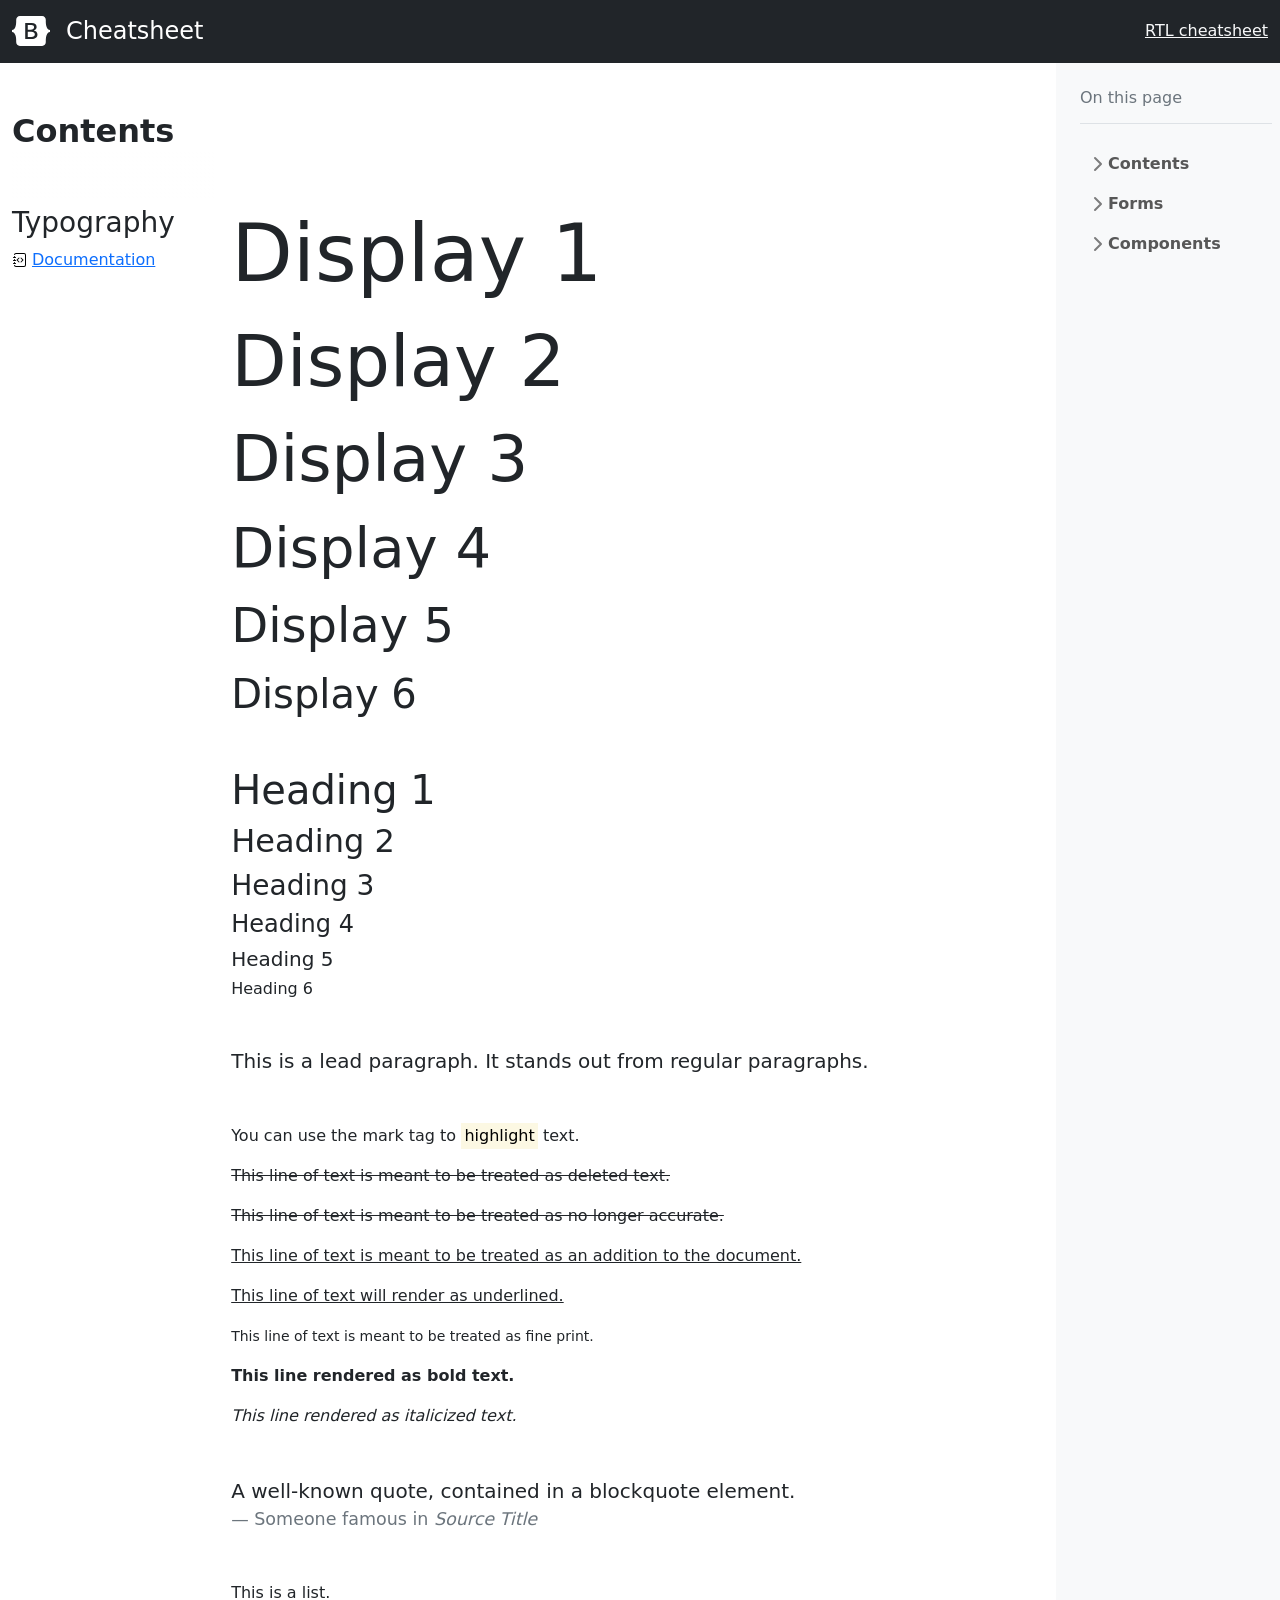
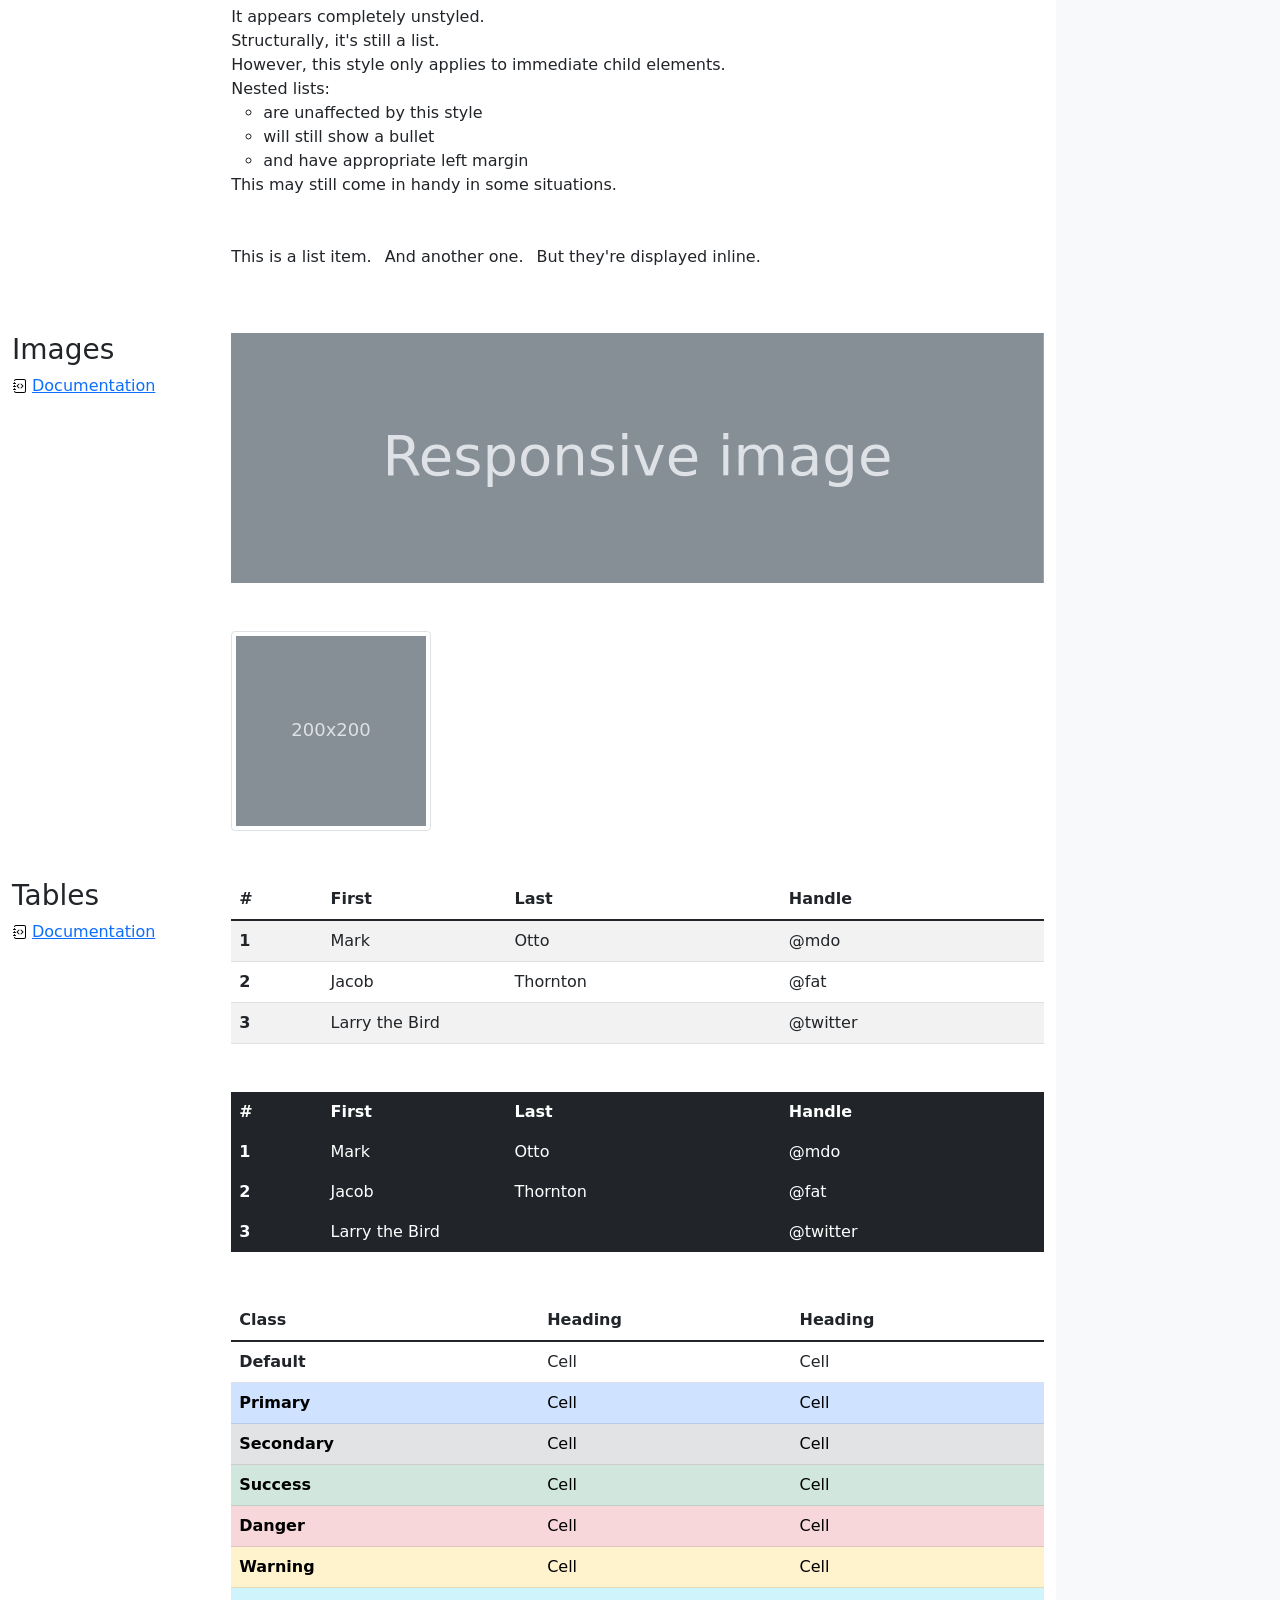
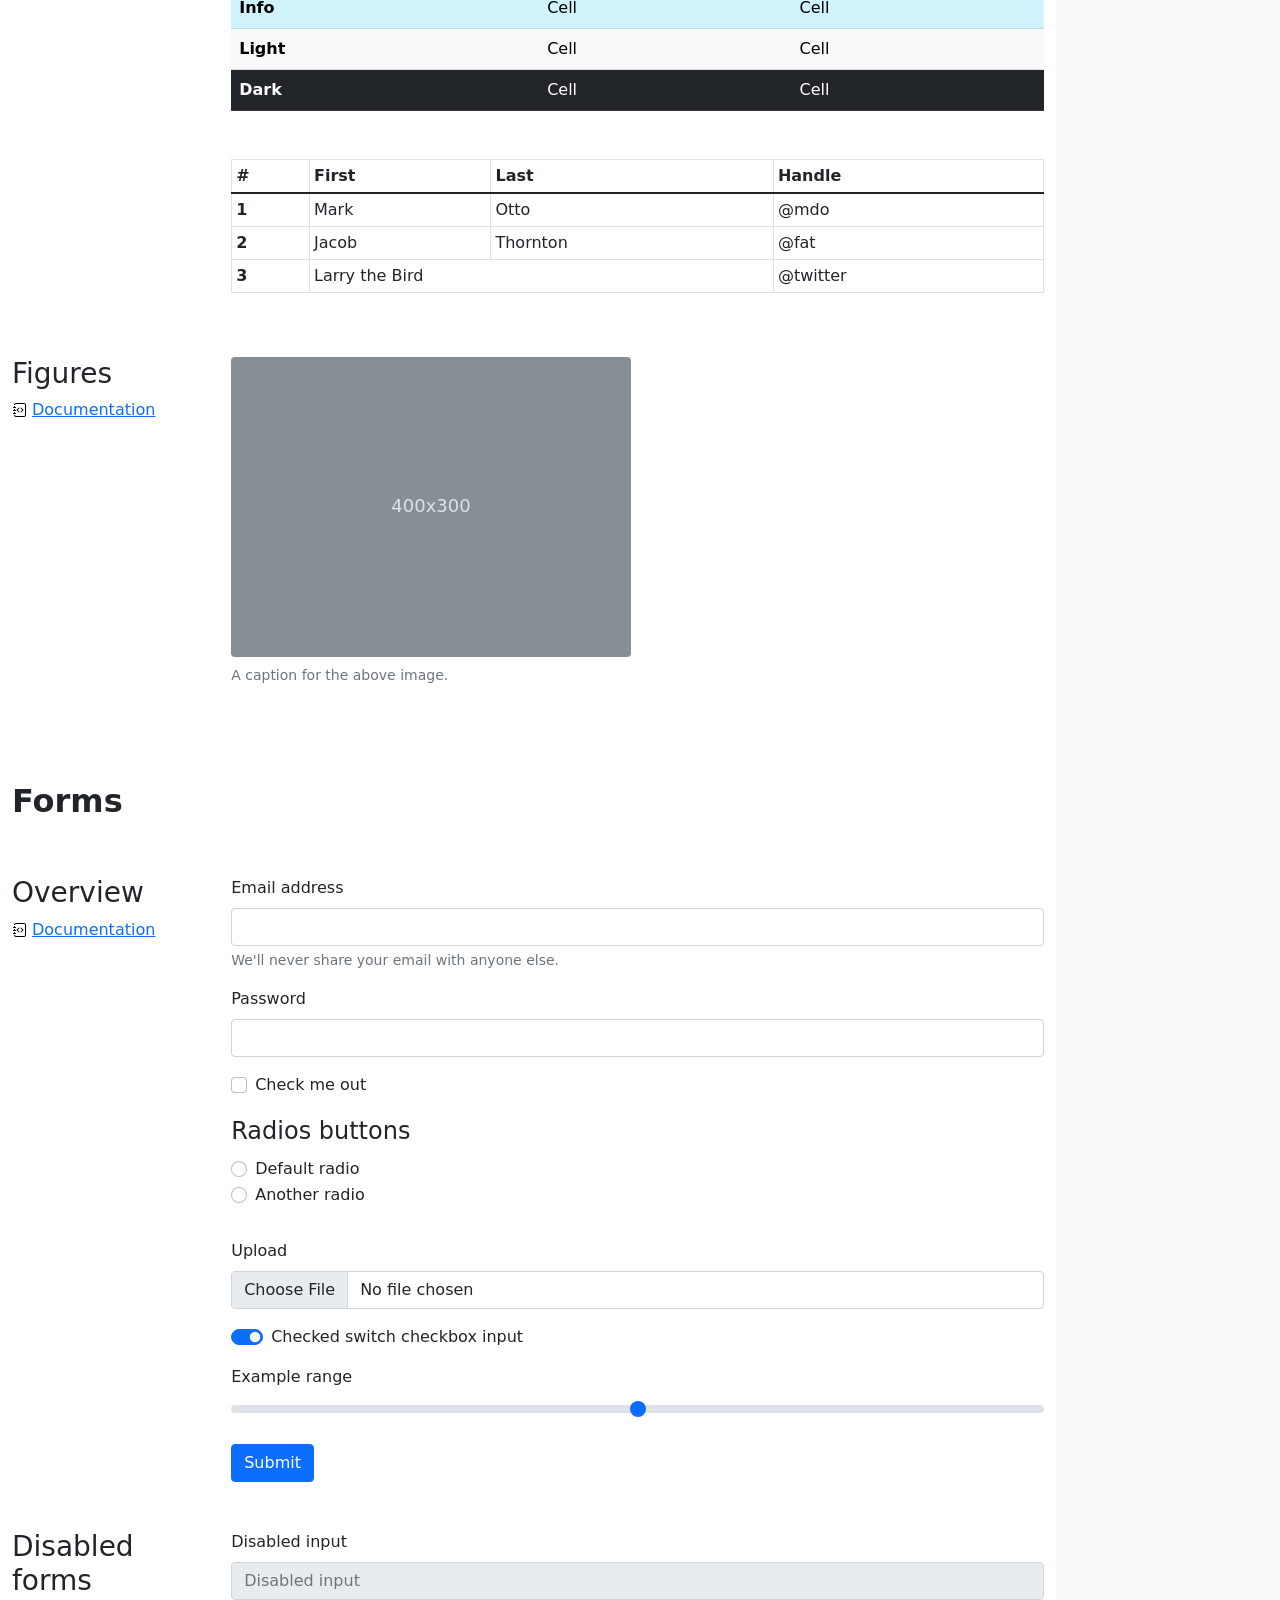
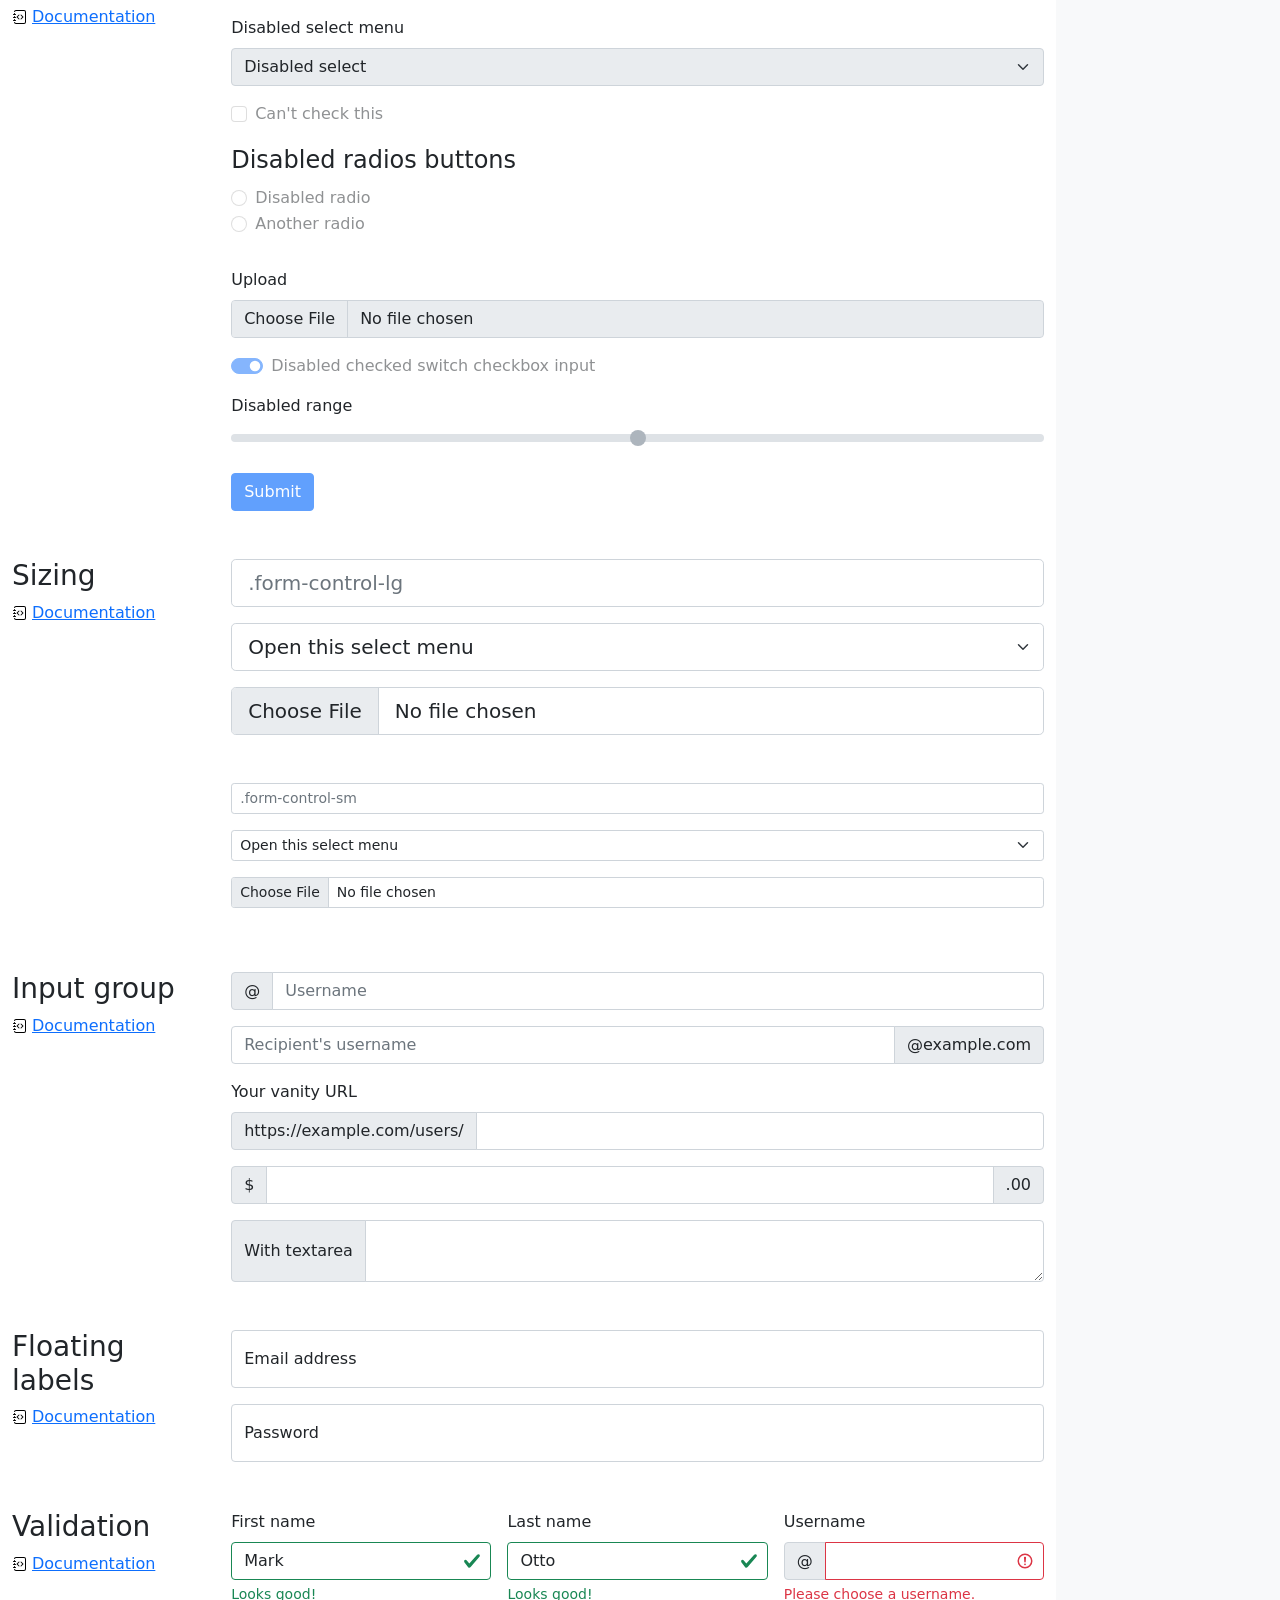
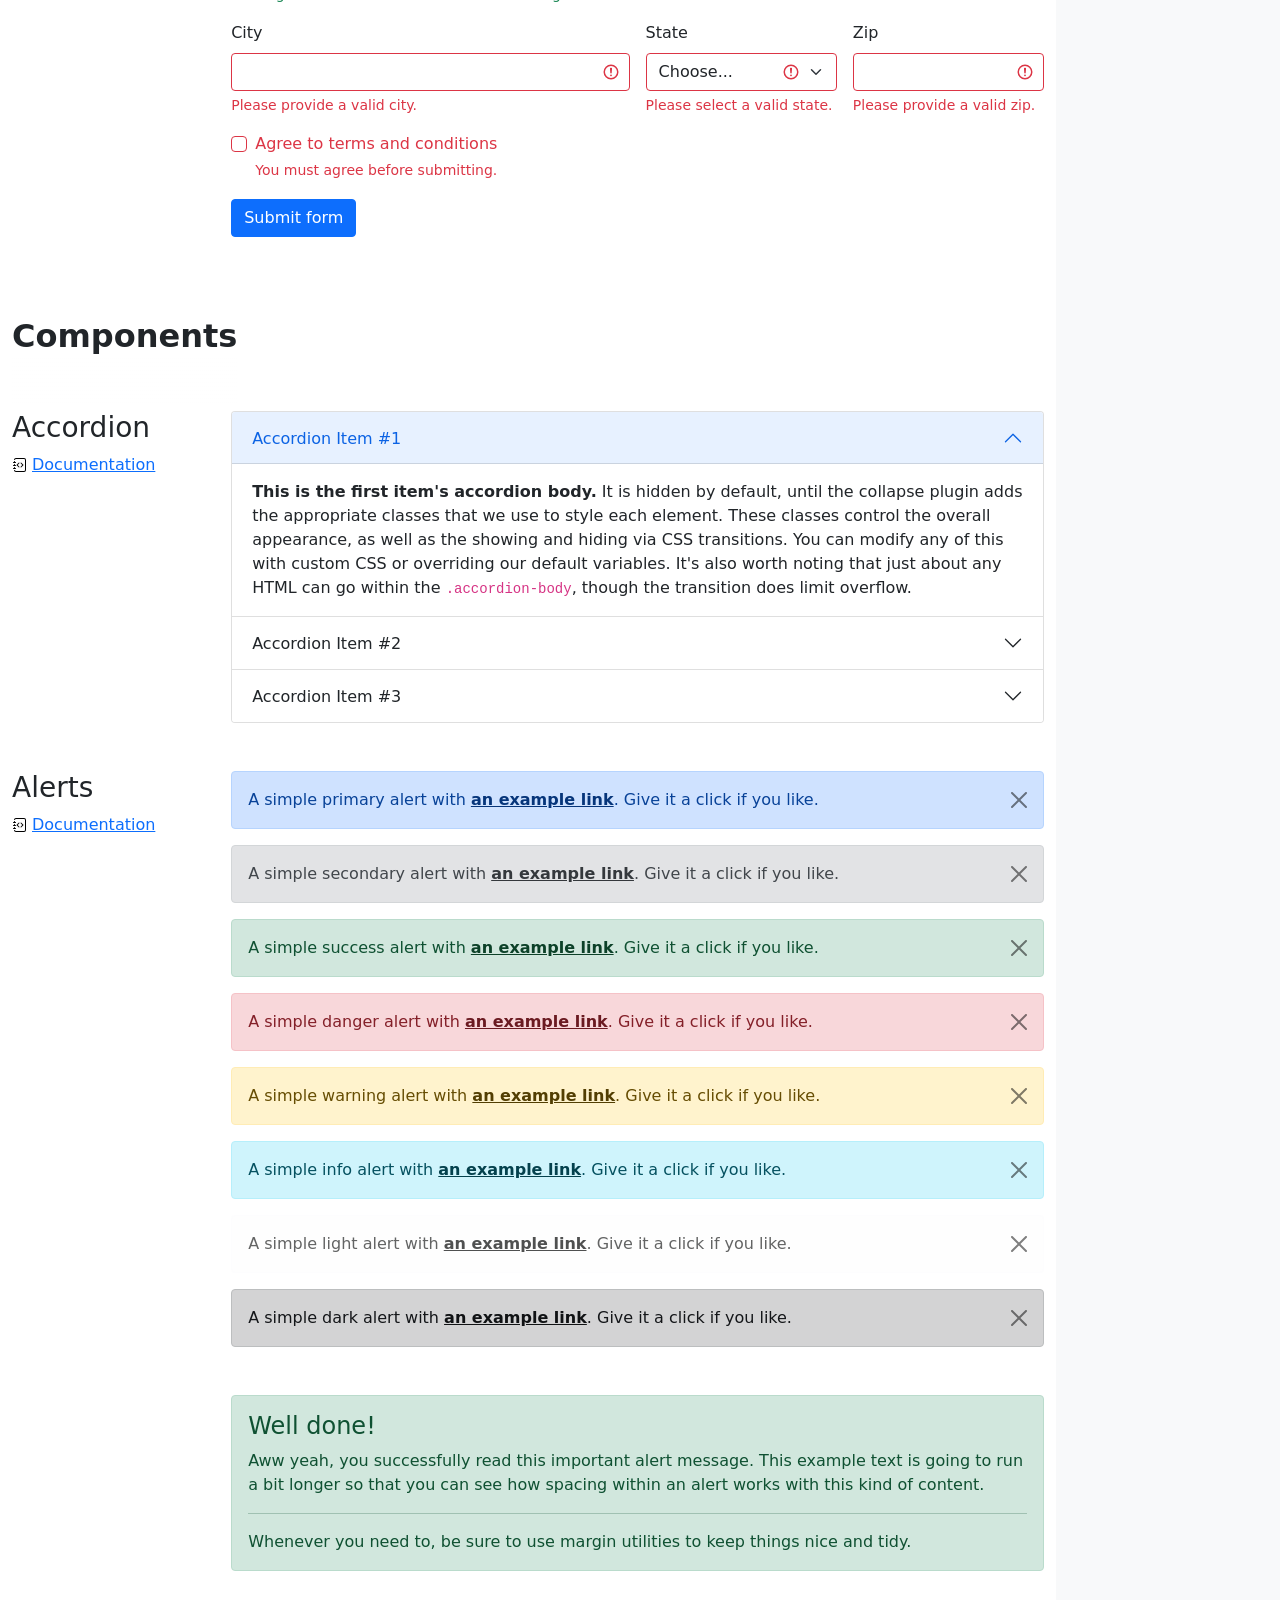
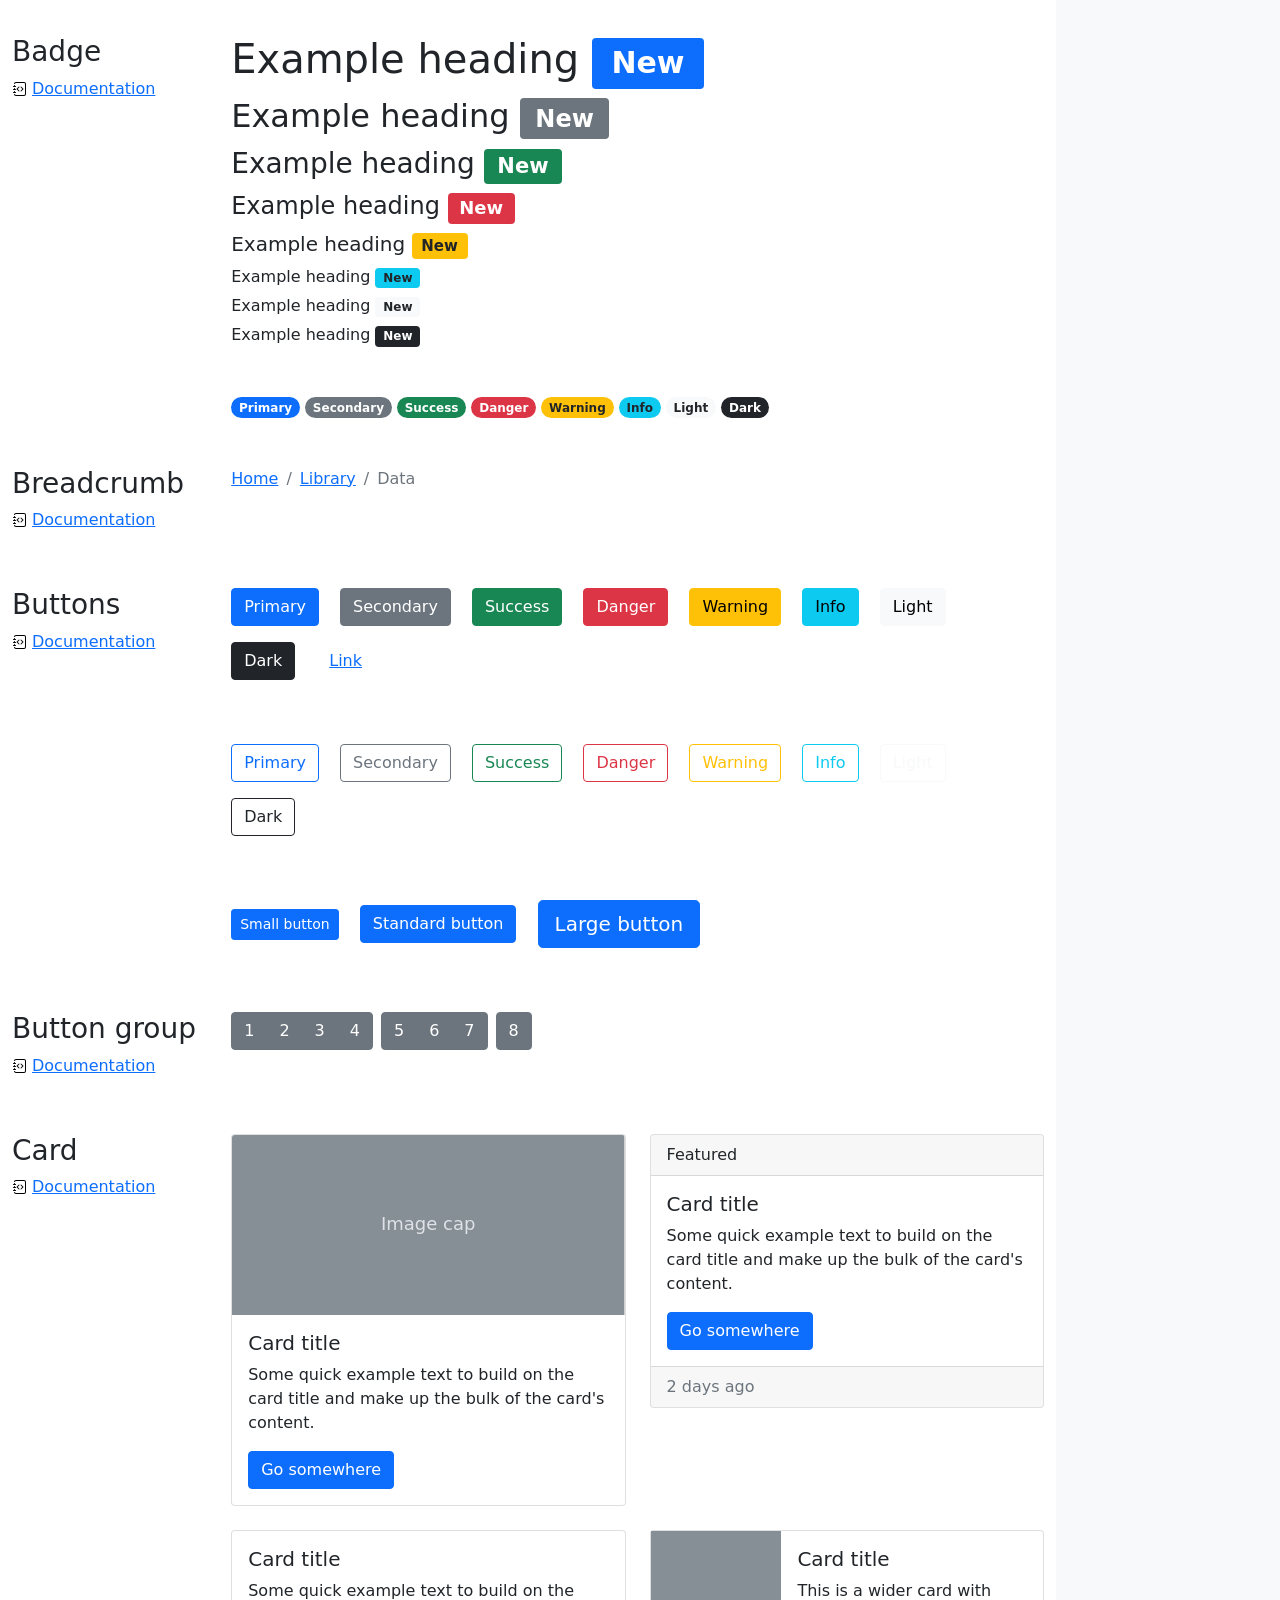
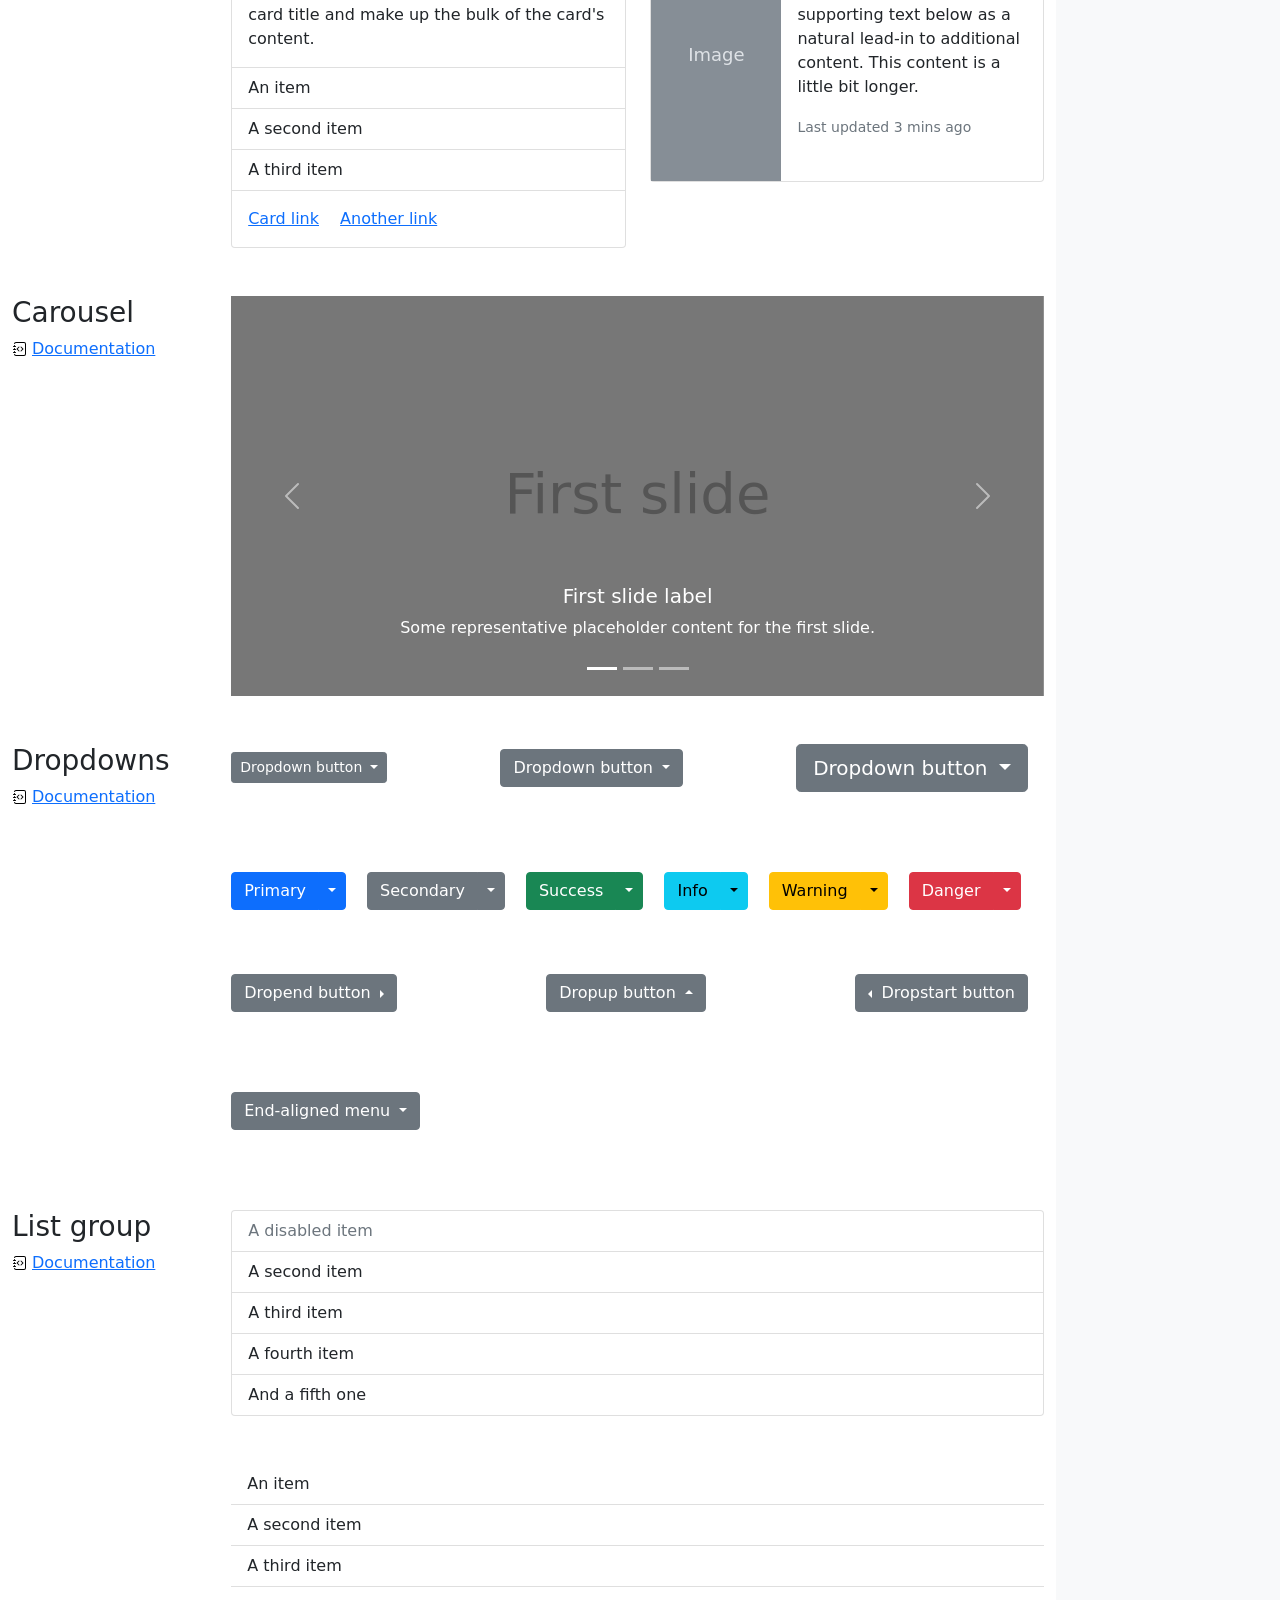
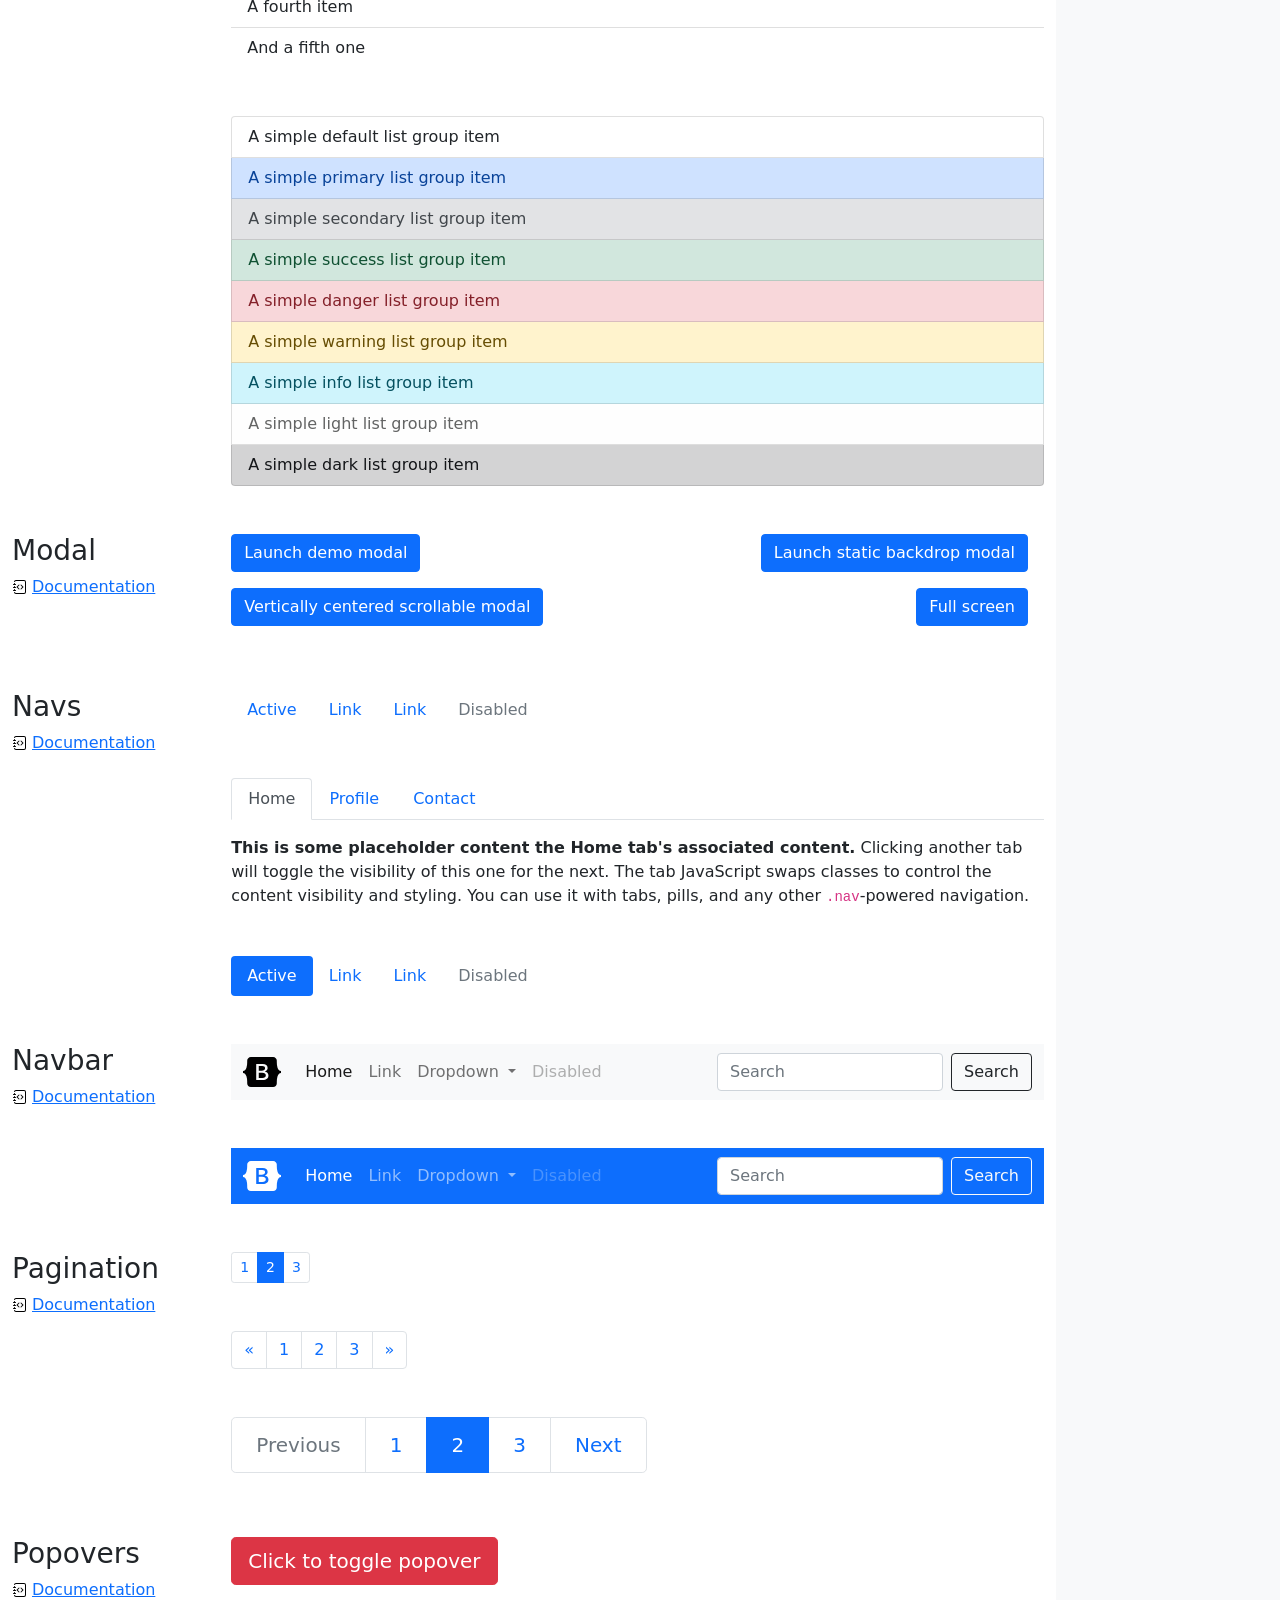
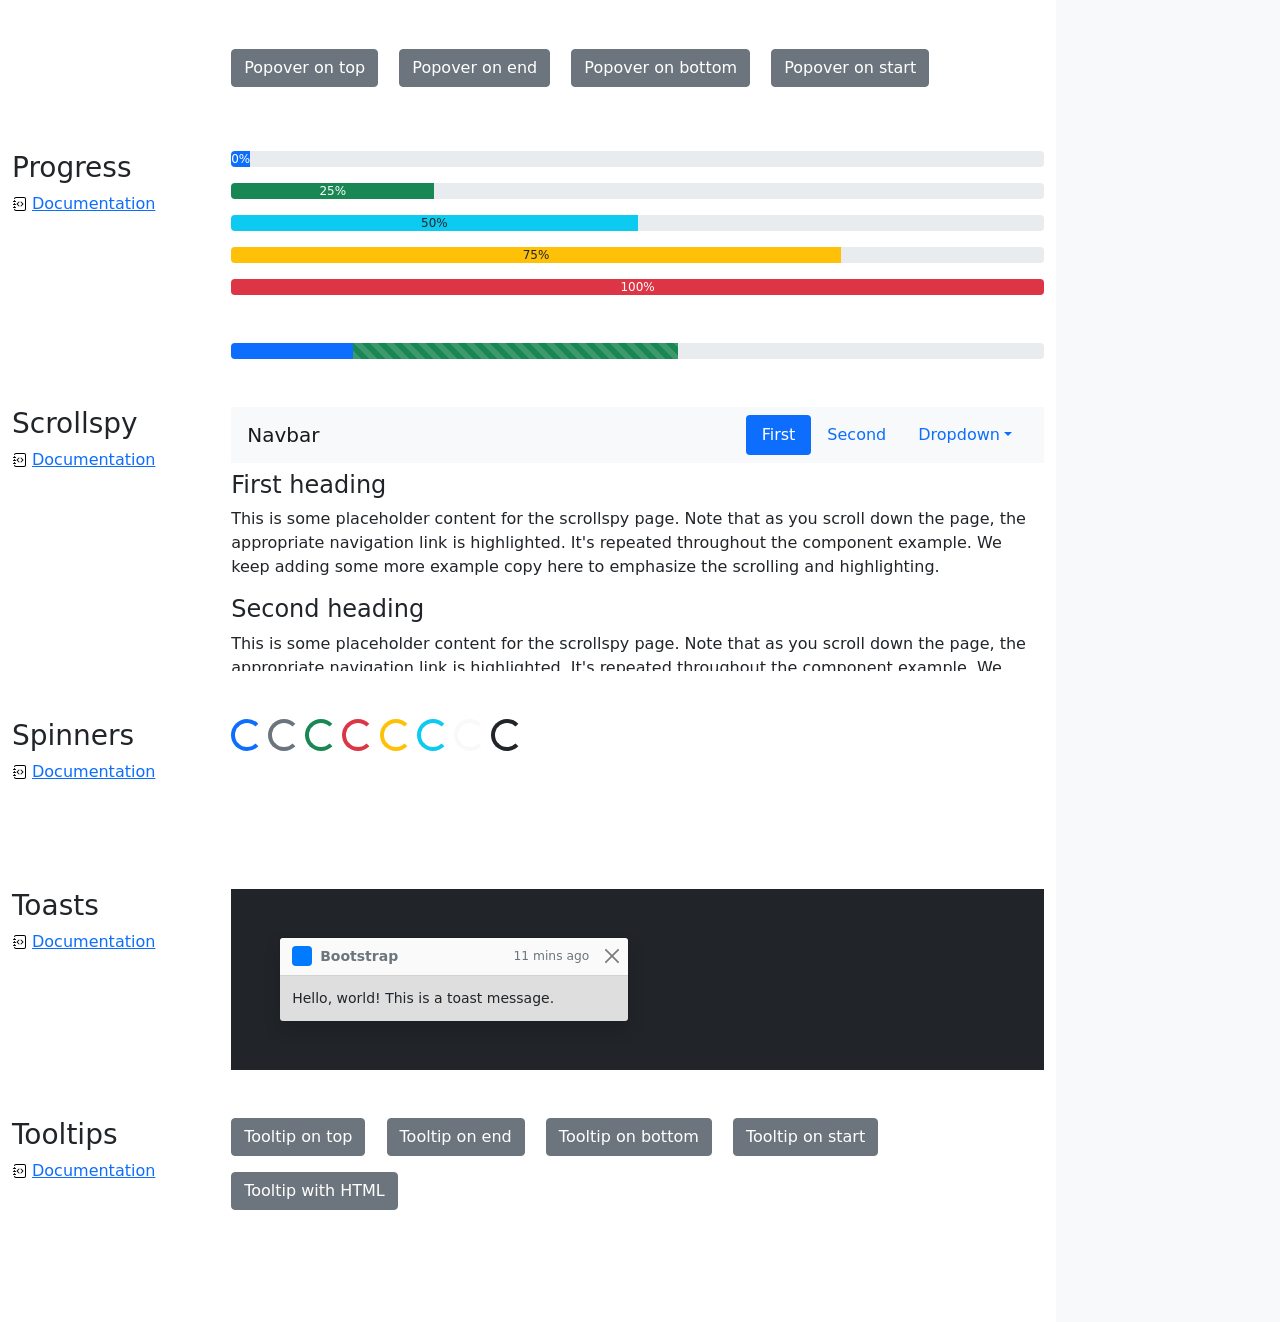
<file: bootstrap-5.1.3-examples/cheatsheet/index.html>
<!doctype html>
<html lang="en">
  <head>
    <meta charset="utf-8">
    <meta name="viewport" content="width=device-width, initial-scale=1">
    <meta name="description" content="">
    <meta name="author" content="Mark Otto, Jacob Thornton, and Bootstrap contributors">
    <meta name="generator" content="Hugo 0.88.1">
    <title>Cheatsheet · Bootstrap v5.1</title>

    <link rel="canonical" href="https://getbootstrap.com/docs/5.1/examples/cheatsheet/">

    

    <!-- Bootstrap core CSS -->
<link href="../assets/dist/css/bootstrap.min.css" rel="stylesheet">

    <style>
      .bd-placeholder-img {
        font-size: 1.125rem;
        text-anchor: middle;
        -webkit-user-select: none;
        -moz-user-select: none;
        user-select: none;
      }

      @media (min-width: 768px) {
        .bd-placeholder-img-lg {
          font-size: 3.5rem;
        }
      }
    </style>

    
    <!-- Custom styles for this template -->
    <link href="cheatsheet.css" rel="stylesheet">
  </head>
  <body class="bg-light">
    
<header class="bd-header bg-dark py-3 d-flex align-items-stretch border-bottom border-dark">
  <div class="container-fluid d-flex align-items-center">
    <h1 class="d-flex align-items-center fs-4 text-white mb-0">
      <img src="../assets/brand/bootstrap-logo-white.svg" width="38" height="30" class="me-3" alt="Bootstrap">
      Cheatsheet
    </h1>
    <a href="../examples/cheatsheet-rtl/" class="ms-auto link-light" hreflang="ar">RTL cheatsheet</a>
  </div>
</header>
<aside class="bd-aside sticky-xl-top text-muted align-self-start mb-3 mb-xl-5 px-2">
  <h2 class="h6 pt-4 pb-3 mb-4 border-bottom">On this page</h2>
  <nav class="small" id="toc">
    <ul class="list-unstyled">
      <li class="my-2">
        <button class="btn d-inline-flex align-items-center collapsed" data-bs-toggle="collapse" aria-expanded="false" data-bs-target="#contents-collapse" aria-controls="contents-collapse">Contents</button>
        <ul class="list-unstyled ps-3 collapse" id="contents-collapse">
          <li><a class="d-inline-flex align-items-center rounded" href="#typography">Typography</a></li>
          <li><a class="d-inline-flex align-items-center rounded" href="#images">Images</a></li>
          <li><a class="d-inline-flex align-items-center rounded" href="#tables">Tables</a></li>
          <li><a class="d-inline-flex align-items-center rounded" href="#figures">Figures</a></li>
        </ul>
      </li>
      <li class="my-2">
        <button class="btn d-inline-flex align-items-center collapsed" data-bs-toggle="collapse" aria-expanded="false" data-bs-target="#forms-collapse" aria-controls="forms-collapse">Forms</button>
        <ul class="list-unstyled ps-3 collapse" id="forms-collapse">
          <li><a class="d-inline-flex align-items-center rounded" href="#overview">Overview</a></li>
          <li><a class="d-inline-flex align-items-center rounded" href="#disabled-forms">Disabled forms</a></li>
          <li><a class="d-inline-flex align-items-center rounded" href="#sizing">Sizing</a></li>
          <li><a class="d-inline-flex align-items-center rounded" href="#input-group">Input group</a></li>
          <li><a class="d-inline-flex align-items-center rounded" href="#floating-labels">Floating labels</a></li>
          <li><a class="d-inline-flex align-items-center rounded" href="#validation">Validation</a></li>
        </ul>
      </li>
      <li class="my-2">
        <button class="btn d-inline-flex align-items-center collapsed" data-bs-toggle="collapse" aria-expanded="false" data-bs-target="#components-collapse" aria-controls="components-collapse">Components</button>
        <ul class="list-unstyled ps-3 collapse" id="components-collapse">
          <li><a class="d-inline-flex align-items-center rounded" href="#accordion">Accordion</a></li>
          <li><a class="d-inline-flex align-items-center rounded" href="#alerts">Alerts</a></li>
          <li><a class="d-inline-flex align-items-center rounded" href="#badge">Badge</a></li>
          <li><a class="d-inline-flex align-items-center rounded" href="#breadcrumb">Breadcrumb</a></li>
          <li><a class="d-inline-flex align-items-center rounded" href="#buttons">Buttons</a></li>
          <li><a class="d-inline-flex align-items-center rounded" href="#button-group">Button group</a></li>
          <li><a class="d-inline-flex align-items-center rounded" href="#card">Card</a></li>
          <li><a class="d-inline-flex align-items-center rounded" href="#carousel">Carousel</a></li>
          <li><a class="d-inline-flex align-items-center rounded" href="#dropdowns">Dropdowns</a></li>
          <li><a class="d-inline-flex align-items-center rounded" href="#list-group">List group</a></li>
          <li><a class="d-inline-flex align-items-center rounded" href="#modal">Modal</a></li>
          <li><a class="d-inline-flex align-items-center rounded" href="#navs">Navs</a></li>
          <li><a class="d-inline-flex align-items-center rounded" href="#navbar">Navbar</a></li>
          <li><a class="d-inline-flex align-items-center rounded" href="#pagination">Pagination</a></li>
          <li><a class="d-inline-flex align-items-center rounded" href="#popovers">Popovers</a></li>
          <li><a class="d-inline-flex align-items-center rounded" href="#progress">Progress</a></li>
          <li><a class="d-inline-flex align-items-center rounded" href="#scrollspy">Scrollspy</a></li>
          <li><a class="d-inline-flex align-items-center rounded" href="#spinners">Spinners</a></li>
          <li><a class="d-inline-flex align-items-center rounded" href="#toasts">Toasts</a></li>
          <li><a class="d-inline-flex align-items-center rounded" href="#tooltips">Tooltips</a></li>
        </ul>
      </li>
    </ul>
  </nav>
</aside>
<div class="bd-cheatsheet container-fluid bg-body">
  <section id="content">
    <h2 class="sticky-xl-top fw-bold pt-3 pt-xl-5 pb-2 pb-xl-3">Contents</h2>

    <article class="my-3" id="typography">
      <div class="bd-heading sticky-xl-top align-self-start mt-5 mb-3 mt-xl-0 mb-xl-2">
        <h3>Typography</h3>
        <a class="d-flex align-items-center" href="../content/typography/">Documentation</a>
      </div>

      <div>
        <div class="bd-example">
        <p class="display-1">Display 1</p>
        <p class="display-2">Display 2</p>
        <p class="display-3">Display 3</p>
        <p class="display-4">Display 4</p>
        <p class="display-5">Display 5</p>
        <p class="display-6">Display 6</p>
        </div>

        <div class="bd-example">
        <p class="h1">Heading 1</p>
        <p class="h2">Heading 2</p>
        <p class="h3">Heading 3</p>
        <p class="h4">Heading 4</p>
        <p class="h5">Heading 5</p>
        <p class="h6">Heading 6</p>
        </div>

        <div class="bd-example">
        <p class="lead">
          This is a lead paragraph. It stands out from regular paragraphs.
        </p>
        </div>

        <div class="bd-example">
        <p>You can use the mark tag to <mark>highlight</mark> text.</p>
        <p><del>This line of text is meant to be treated as deleted text.</del></p>
        <p><s>This line of text is meant to be treated as no longer accurate.</s></p>
        <p><ins>This line of text is meant to be treated as an addition to the document.</ins></p>
        <p><u>This line of text will render as underlined.</u></p>
        <p><small>This line of text is meant to be treated as fine print.</small></p>
        <p><strong>This line rendered as bold text.</strong></p>
        <p><em>This line rendered as italicized text.</em></p>
        </div>

        <div class="bd-example">
        <blockquote class="blockquote">
          <p>A well-known quote, contained in a blockquote element.</p>
          <footer class="blockquote-footer">Someone famous in <cite title="Source Title">Source Title</cite></footer>
        </blockquote>
        </div>

        <div class="bd-example">
        <ul class="list-unstyled">
          <li>This is a list.</li>
          <li>It appears completely unstyled.</li>
          <li>Structurally, it's still a list.</li>
          <li>However, this style only applies to immediate child elements.</li>
          <li>Nested lists:
            <ul>
              <li>are unaffected by this style</li>
              <li>will still show a bullet</li>
              <li>and have appropriate left margin</li>
            </ul>
          </li>
          <li>This may still come in handy in some situations.</li>
        </ul>
        </div>

        <div class="bd-example">
        <ul class="list-inline">
          <li class="list-inline-item">This is a list item.</li>
          <li class="list-inline-item">And another one.</li>
          <li class="list-inline-item">But they're displayed inline.</li>
        </ul>
        </div>
      </div>
    </article>
    <article class="my-3" id="images">
      <div class="bd-heading sticky-xl-top align-self-start mt-5 mb-3 mt-xl-0 mb-xl-2">
        <h3>Images</h3>
        <a class="d-flex align-items-center" href="../content/images/">Documentation</a>
      </div>

      <div>
        <div class="bd-example">
        <svg class="bd-placeholder-img bd-placeholder-img-lg img-fluid" width="100%" height="250" xmlns="http://www.w3.org/2000/svg" role="img" aria-label="Placeholder: Responsive image" preserveAspectRatio="xMidYMid slice" focusable="false"><title>Placeholder</title><rect width="100%" height="100%" fill="#868e96"/><text x="50%" y="50%" fill="#dee2e6" dy=".3em">Responsive image</text></svg>

        </div>

        <div class="bd-example">
        <svg class="bd-placeholder-img img-thumbnail" width="200" height="200" xmlns="http://www.w3.org/2000/svg" role="img" aria-label="A generic square placeholder image with a white border around it, making it resemble a photograph taken with an old instant camera: 200x200" preserveAspectRatio="xMidYMid slice" focusable="false"><title>A generic square placeholder image with a white border around it, making it resemble a photograph taken with an old instant camera</title><rect width="100%" height="100%" fill="#868e96"/><text x="50%" y="50%" fill="#dee2e6" dy=".3em">200x200</text></svg>

        </div>
      </div>
    </article>
    <article class="my-3" id="tables">
      <div class="bd-heading sticky-xl-top align-self-start mt-5 mb-3 mt-xl-0 mb-xl-2">
        <h3>Tables</h3>
        <a class="d-flex align-items-center" href="../content/tables/">Documentation</a>
      </div>

      <div>
        <div class="bd-example">
        <table class="table table-striped">
          <thead>
          <tr>
            <th scope="col">#</th>
            <th scope="col">First</th>
            <th scope="col">Last</th>
            <th scope="col">Handle</th>
          </tr>
          </thead>
          <tbody>
          <tr>
            <th scope="row">1</th>
            <td>Mark</td>
            <td>Otto</td>
            <td>@mdo</td>
          </tr>
          <tr>
            <th scope="row">2</th>
            <td>Jacob</td>
            <td>Thornton</td>
            <td>@fat</td>
          </tr>
          <tr>
            <th scope="row">3</th>
            <td colspan="2">Larry the Bird</td>
            <td>@twitter</td>
          </tr>
          </tbody>
        </table>
        </div>

        <div class="bd-example">
        <table class="table table-dark table-borderless">
          <thead>
          <tr>
            <th scope="col">#</th>
            <th scope="col">First</th>
            <th scope="col">Last</th>
            <th scope="col">Handle</th>
          </tr>
          </thead>
          <tbody>
          <tr>
            <th scope="row">1</th>
            <td>Mark</td>
            <td>Otto</td>
            <td>@mdo</td>
          </tr>
          <tr>
            <th scope="row">2</th>
            <td>Jacob</td>
            <td>Thornton</td>
            <td>@fat</td>
          </tr>
          <tr>
            <th scope="row">3</th>
            <td colspan="2">Larry the Bird</td>
            <td>@twitter</td>
          </tr>
          </tbody>
        </table>
        </div>

        <div class="bd-example">
        <table class="table table-hover">
          <thead>
          <tr>
            <th scope="col">Class</th>
            <th scope="col">Heading</th>
            <th scope="col">Heading</th>
          </tr>
          </thead>
          <tbody>
          <tr>
            <th scope="row">Default</th>
            <td>Cell</td>
            <td>Cell</td>
          </tr>
          
          <tr class="table-primary">
            <th scope="row">Primary</th>
            <td>Cell</td>
            <td>Cell</td>
          </tr>
          <tr class="table-secondary">
            <th scope="row">Secondary</th>
            <td>Cell</td>
            <td>Cell</td>
          </tr>
          <tr class="table-success">
            <th scope="row">Success</th>
            <td>Cell</td>
            <td>Cell</td>
          </tr>
          <tr class="table-danger">
            <th scope="row">Danger</th>
            <td>Cell</td>
            <td>Cell</td>
          </tr>
          <tr class="table-warning">
            <th scope="row">Warning</th>
            <td>Cell</td>
            <td>Cell</td>
          </tr>
          <tr class="table-info">
            <th scope="row">Info</th>
            <td>Cell</td>
            <td>Cell</td>
          </tr>
          <tr class="table-light">
            <th scope="row">Light</th>
            <td>Cell</td>
            <td>Cell</td>
          </tr>
          <tr class="table-dark">
            <th scope="row">Dark</th>
            <td>Cell</td>
            <td>Cell</td>
          </tr>
          </tbody>
        </table>
        </div>

        <div class="bd-example">
        <table class="table table-sm table-bordered">
          <thead>
          <tr>
            <th scope="col">#</th>
            <th scope="col">First</th>
            <th scope="col">Last</th>
            <th scope="col">Handle</th>
          </tr>
          </thead>
          <tbody>
          <tr>
            <th scope="row">1</th>
            <td>Mark</td>
            <td>Otto</td>
            <td>@mdo</td>
          </tr>
          <tr>
            <th scope="row">2</th>
            <td>Jacob</td>
            <td>Thornton</td>
            <td>@fat</td>
          </tr>
          <tr>
            <th scope="row">3</th>
            <td colspan="2">Larry the Bird</td>
            <td>@twitter</td>
          </tr>
          </tbody>
        </table>
        </div>
      </div>
    </article>
    <article class="my-3" id="figures">
      <div class="bd-heading sticky-xl-top align-self-start mt-5 mb-3 mt-xl-0 mb-xl-2">
        <h3>Figures</h3>
        <a class="d-flex align-items-center" href="../content/figures/">Documentation</a>
      </div>

      <div>
        <div class="bd-example">
        <figure class="figure">
          <svg class="bd-placeholder-img figure-img img-fluid rounded" width="400" height="300" xmlns="http://www.w3.org/2000/svg" role="img" aria-label="Placeholder: 400x300" preserveAspectRatio="xMidYMid slice" focusable="false"><title>Placeholder</title><rect width="100%" height="100%" fill="#868e96"/><text x="50%" y="50%" fill="#dee2e6" dy=".3em">400x300</text></svg>

          <figcaption class="figure-caption">A caption for the above image.</figcaption>
        </figure>
        </div>
      </div>
    </article>
  </section>

  <section id="forms">
    <h2 class="sticky-xl-top fw-bold pt-3 pt-xl-5 pb-2 pb-xl-3">Forms</h2>

    <article class="my-3" id="overview">
      <div class="bd-heading sticky-xl-top align-self-start mt-5 mb-3 mt-xl-0 mb-xl-2">
        <h3>Overview</h3>
        <a class="d-flex align-items-center" href="../forms/overview/">Documentation</a>
      </div>

      <div>
        <div class="bd-example">
        <form>
          <div class="mb-3">
            <label for="exampleInputEmail1" class="form-label">Email address</label>
            <input type="email" class="form-control" id="exampleInputEmail1" aria-describedby="emailHelp">
            <div id="emailHelp" class="form-text">We'll never share your email with anyone else.</div>
          </div>
          <div class="mb-3">
            <label for="exampleInputPassword1" class="form-label">Password</label>
            <input type="password" class="form-control" id="exampleInputPassword1">
          </div>
          <div class="mb-3 form-check">
            <input type="checkbox" class="form-check-input" id="exampleCheck1">
            <label class="form-check-label" for="exampleCheck1">Check me out</label>
          </div>
          <fieldset class="mb-3">
            <legend>Radios buttons</legend>
            <div class="form-check">
              <input type="radio" name="radios" class="form-check-input" id="exampleRadio1">
              <label class="form-check-label" for="exampleRadio1">Default radio</label>
            </div>
            <div class="mb-3 form-check">
              <input type="radio" name="radios" class="form-check-input" id="exampleRadio2">
              <label class="form-check-label" for="exampleRadio2">Another radio</label>
            </div>
          </fieldset>
          <div class="mb-3">
            <label class="form-label" for="customFile">Upload</label>
            <input type="file" class="form-control" id="customFile">
          </div>
          <div class="mb-3 form-check form-switch">
            <input class="form-check-input" type="checkbox" role="switch" id="flexSwitchCheckChecked" checked>
            <label class="form-check-label" for="flexSwitchCheckChecked">Checked switch checkbox input</label>
          </div>
          <div class="mb-3">
            <label for="customRange3" class="form-label">Example range</label>
            <input type="range" class="form-range" min="0" max="5" step="0.5" id="customRange3">
          </div>
          <button type="submit" class="btn btn-primary">Submit</button>
        </form>
        </div>
      </div>
    </article>
    <article class="my-3" id="disabled-forms">
      <div class="bd-heading sticky-xl-top align-self-start mt-5 mb-3 mt-xl-0 mb-xl-2">
        <h3>Disabled forms</h3>
        <a class="d-flex align-items-center" href="../forms/overview/#disabled-forms">Documentation</a>
      </div>

      <div>
        <div class="bd-example">
        <form>
          <fieldset disabled aria-label="Disabled fieldset example">
            <div class="mb-3">
              <label for="disabledTextInput" class="form-label">Disabled input</label>
              <input type="text" id="disabledTextInput" class="form-control" placeholder="Disabled input">
            </div>
            <div class="mb-3">
              <label for="disabledSelect" class="form-label">Disabled select menu</label>
              <select id="disabledSelect" class="form-select">
                <option>Disabled select</option>
              </select>
            </div>
            <div class="mb-3">
              <div class="form-check">
                <input class="form-check-input" type="checkbox" id="disabledFieldsetCheck" disabled>
                <label class="form-check-label" for="disabledFieldsetCheck">
                  Can't check this
                </label>
              </div>
            </div>
            <fieldset class="mb-3">
              <legend>Disabled radios buttons</legend>
              <div class="form-check">
                <input type="radio" name="radios" class="form-check-input" id="disabledRadio1" disabled>
                <label class="form-check-label" for="disabledRadio1">Disabled radio</label>
              </div>
              <div class="mb-3 form-check">
                <input type="radio" name="radios" class="form-check-input" id="disabledRadio2" disabled>
                <label class="form-check-label" for="disabledRadio2">Another radio</label>
              </div>
            </fieldset>
            <div class="mb-3">
              <label class="form-label" for="disabledCustomFile">Upload</label>
              <input type="file" class="form-control" id="disabledCustomFile" disabled>
            </div>
            <div class="mb-3 form-check form-switch">
              <input class="form-check-input" type="checkbox" role="switch" id="disabledSwitchCheckChecked" checked disabled>
              <label class="form-check-label" for="disabledSwitchCheckChecked">Disabled checked switch checkbox input</label>
            </div>
            <div class="mb-3">
              <label for="disabledRange" class="form-label">Disabled range</label>
              <input type="range" class="form-range" min="0" max="5" step="0.5" id="disabledRange">
            </div>
            <button type="submit" class="btn btn-primary">Submit</button>
          </fieldset>
        </form>
        </div>
      </div>
    </article>
    <article class="my-3" id="sizing">
      <div class="bd-heading sticky-xl-top align-self-start mt-5 mb-3 mt-xl-0 mb-xl-2">
        <h3>Sizing</h3>
        <a class="d-flex align-items-center" href="../forms/form-control/#sizing">Documentation</a>
      </div>

      <div>
        <div class="bd-example">
        <div class="mb-3">
          <input class="form-control form-control-lg" type="text" placeholder=".form-control-lg" aria-label=".form-control-lg example">
        </div>
        <div class="mb-3">
          <select class="form-select form-select-lg mb-3" aria-label=".form-select-lg example">
            <option selected>Open this select menu</option>
            <option value="1">One</option>
            <option value="2">Two</option>
            <option value="3">Three</option>
          </select>
        </div>
        <div class="mb-3">
          <input type="file" class="form-control form-control-lg" aria-label="Large file input example">
        </div>
        </div>

        <div class="bd-example">
        <div class="mb-3">
          <input class="form-control form-control-sm" type="text" placeholder=".form-control-sm" aria-label=".form-control-sm example">
        </div>
        <div class="mb-3">
          <select class="form-select form-select-sm" aria-label=".form-select-sm example">
            <option selected>Open this select menu</option>
            <option value="1">One</option>
            <option value="2">Two</option>
            <option value="3">Three</option>
          </select>
        </div>
        <div class="mb-3">
          <input type="file" class="form-control form-control-sm" aria-label="Small file input example">
        </div>
        </div>
      </div>
    </article>
    <article class="my-3" id="input-group">
      <div class="bd-heading sticky-xl-top align-self-start mt-5 mb-3 mt-xl-0 mb-xl-2">
        <h3>Input group</h3>
        <a class="d-flex align-items-center" href="../forms/input-group/">Documentation</a>
      </div>

      <div>
        <div class="bd-example">
        <div class="input-group mb-3">
          <span class="input-group-text" id="basic-addon1">@</span>
          <input type="text" class="form-control" placeholder="Username" aria-label="Username" aria-describedby="basic-addon1">
        </div>
        <div class="input-group mb-3">
          <input type="text" class="form-control" placeholder="Recipient's username" aria-label="Recipient's username" aria-describedby="basic-addon2">
          <span class="input-group-text" id="basic-addon2">@example.com</span>
        </div>
        <label for="basic-url" class="form-label">Your vanity URL</label>
        <div class="input-group mb-3">
          <span class="input-group-text" id="basic-addon3">https://example.com/users/</span>
          <input type="text" class="form-control" id="basic-url" aria-describedby="basic-addon3">
        </div>
        <div class="input-group mb-3">
          <span class="input-group-text">$</span>
          <input type="text" class="form-control" aria-label="Amount (to the nearest dollar)">
          <span class="input-group-text">.00</span>
        </div>
        <div class="input-group">
          <span class="input-group-text">With textarea</span>
          <textarea class="form-control" aria-label="With textarea"></textarea>
        </div>
        </div>
      </div>
    </article>
    <article class="my-3" id="floating-labels">
      <div class="bd-heading sticky-xl-top align-self-start mt-5 mb-3 mt-xl-0 mb-xl-2">
        <h3>Floating labels</h3>
        <a class="d-flex align-items-center" href="../forms/floating-labels/">Documentation</a>
      </div>

      <div>
        <div class="bd-example">
        <form>
          <div class="form-floating mb-3">
            <input type="email" class="form-control" id="floatingInput" placeholder="name@example.com">
            <label for="floatingInput">Email address</label>
          </div>
          <div class="form-floating">
            <input type="password" class="form-control" id="floatingPassword" placeholder="Password">
            <label for="floatingPassword">Password</label>
          </div>
        </form>
        </div>
      </div>
    </article>
    <article class="my-3" id="validation">
      <div class="bd-heading sticky-xl-top align-self-start mt-5 mb-3 mt-xl-0 mb-xl-2">
        <h3>Validation</h3>
        <a class="d-flex align-items-center" href="../forms/validation/">Documentation</a>
      </div>

      <div>
        <div class="bd-example">
        <form class="row g-3">
          <div class="col-md-4">
            <label for="validationServer01" class="form-label">First name</label>
            <input type="text" class="form-control is-valid" id="validationServer01" value="Mark" required>
            <div class="valid-feedback">
              Looks good!
            </div>
          </div>
          <div class="col-md-4">
            <label for="validationServer02" class="form-label">Last name</label>
            <input type="text" class="form-control is-valid" id="validationServer02" value="Otto" required>
            <div class="valid-feedback">
              Looks good!
            </div>
          </div>
          <div class="col-md-4">
            <label for="validationServerUsername" class="form-label">Username</label>
            <div class="input-group has-validation">
              <span class="input-group-text" id="inputGroupPrepend3">@</span>
              <input type="text" class="form-control is-invalid" id="validationServerUsername" aria-describedby="inputGroupPrepend3" required>
              <div class="invalid-feedback">
                Please choose a username.
              </div>
            </div>
          </div>
          <div class="col-md-6">
            <label for="validationServer03" class="form-label">City</label>
            <input type="text" class="form-control is-invalid" id="validationServer03" required>
            <div class="invalid-feedback">
              Please provide a valid city.
            </div>
          </div>
          <div class="col-md-3">
            <label for="validationServer04" class="form-label">State</label>
            <select class="form-select is-invalid" id="validationServer04" required>
              <option selected disabled value="">Choose...</option>
              <option>...</option>
            </select>
            <div class="invalid-feedback">
              Please select a valid state.
            </div>
          </div>
          <div class="col-md-3">
            <label for="validationServer05" class="form-label">Zip</label>
            <input type="text" class="form-control is-invalid" id="validationServer05" required>
            <div class="invalid-feedback">
              Please provide a valid zip.
            </div>
          </div>
          <div class="col-12">
            <div class="form-check">
              <input class="form-check-input is-invalid" type="checkbox" value="" id="invalidCheck3" required>
              <label class="form-check-label" for="invalidCheck3">
                Agree to terms and conditions
              </label>
              <div class="invalid-feedback">
                You must agree before submitting.
              </div>
            </div>
          </div>
          <div class="col-12">
            <button class="btn btn-primary" type="submit">Submit form</button>
          </div>
        </form>
        </div>
      </div>
    </article>
  </section>

  <section id="components">
    <h2 class="sticky-xl-top fw-bold pt-3 pt-xl-5 pb-2 pb-xl-3">Components</h2>

    <article class="my-3" id="accordion">
      <div class="bd-heading sticky-xl-top align-self-start mt-5 mb-3 mt-xl-0 mb-xl-2">
        <h3>Accordion</h3>
        <a class="d-flex align-items-center" href="../components/accordion/">Documentation</a>
      </div>

      <div>
        <div class="bd-example">
        <div class="accordion" id="accordionExample">
          <div class="accordion-item">
            <h4 class="accordion-header" id="headingOne">
              <button class="accordion-button" type="button" data-bs-toggle="collapse" data-bs-target="#collapseOne" aria-expanded="true" aria-controls="collapseOne">
                Accordion Item #1
              </button>
            </h4>
            <div id="collapseOne" class="accordion-collapse collapse show" aria-labelledby="headingOne" data-bs-parent="#accordionExample">
              <div class="accordion-body">
                <strong>This is the first item's accordion body.</strong> It is hidden by default, until the collapse plugin adds the appropriate classes that we use to style each element. These classes control the overall appearance, as well as the showing and hiding via CSS transitions. You can modify any of this with custom CSS or overriding our default variables. It's also worth noting that just about any HTML can go within the <code>.accordion-body</code>, though the transition does limit overflow.
              </div>
            </div>
          </div>
          <div class="accordion-item">
            <h4 class="accordion-header" id="headingTwo">
              <button class="accordion-button collapsed" type="button" data-bs-toggle="collapse" data-bs-target="#collapseTwo" aria-expanded="false" aria-controls="collapseTwo">
                Accordion Item #2
              </button>
            </h4>
            <div id="collapseTwo" class="accordion-collapse collapse" aria-labelledby="headingTwo" data-bs-parent="#accordionExample">
              <div class="accordion-body">
                <strong>This is the second item's accordion body.</strong> It is hidden by default, until the collapse plugin adds the appropriate classes that we use to style each element. These classes control the overall appearance, as well as the showing and hiding via CSS transitions. You can modify any of this with custom CSS or overriding our default variables. It's also worth noting that just about any HTML can go within the <code>.accordion-body</code>, though the transition does limit overflow.
              </div>
            </div>
          </div>
          <div class="accordion-item">
            <h4 class="accordion-header" id="headingThree">
              <button class="accordion-button collapsed" type="button" data-bs-toggle="collapse" data-bs-target="#collapseThree" aria-expanded="false" aria-controls="collapseThree">
                Accordion Item #3
              </button>
            </h4>
            <div id="collapseThree" class="accordion-collapse collapse" aria-labelledby="headingThree" data-bs-parent="#accordionExample">
              <div class="accordion-body">
                <strong>This is the third item's accordion body.</strong> It is hidden by default, until the collapse plugin adds the appropriate classes that we use to style each element. These classes control the overall appearance, as well as the showing and hiding via CSS transitions. You can modify any of this with custom CSS or overriding our default variables. It's also worth noting that just about any HTML can go within the <code>.accordion-body</code>, though the transition does limit overflow.
              </div>
            </div>
          </div>
        </div>
        </div>
      </div>
    </article>
    <article class="my-3" id="alerts">
      <div class="bd-heading sticky-xl-top align-self-start mt-5 mb-3 mt-xl-0 mb-xl-2">
        <h3>Alerts</h3>
        <a class="d-flex align-items-center" href="../components/alerts/">Documentation</a>
      </div>

      <div>
        <div class="bd-example">
        
        <div class="alert alert-primary alert-dismissible fade show" role="alert">
          A simple primary alert with <a href="#" class="alert-link">an example link</a>. Give it a click if you like.
          <button type="button" class="btn-close" data-bs-dismiss="alert" aria-label="Close"></button>
        </div>
        <div class="alert alert-secondary alert-dismissible fade show" role="alert">
          A simple secondary alert with <a href="#" class="alert-link">an example link</a>. Give it a click if you like.
          <button type="button" class="btn-close" data-bs-dismiss="alert" aria-label="Close"></button>
        </div>
        <div class="alert alert-success alert-dismissible fade show" role="alert">
          A simple success alert with <a href="#" class="alert-link">an example link</a>. Give it a click if you like.
          <button type="button" class="btn-close" data-bs-dismiss="alert" aria-label="Close"></button>
        </div>
        <div class="alert alert-danger alert-dismissible fade show" role="alert">
          A simple danger alert with <a href="#" class="alert-link">an example link</a>. Give it a click if you like.
          <button type="button" class="btn-close" data-bs-dismiss="alert" aria-label="Close"></button>
        </div>
        <div class="alert alert-warning alert-dismissible fade show" role="alert">
          A simple warning alert with <a href="#" class="alert-link">an example link</a>. Give it a click if you like.
          <button type="button" class="btn-close" data-bs-dismiss="alert" aria-label="Close"></button>
        </div>
        <div class="alert alert-info alert-dismissible fade show" role="alert">
          A simple info alert with <a href="#" class="alert-link">an example link</a>. Give it a click if you like.
          <button type="button" class="btn-close" data-bs-dismiss="alert" aria-label="Close"></button>
        </div>
        <div class="alert alert-light alert-dismissible fade show" role="alert">
          A simple light alert with <a href="#" class="alert-link">an example link</a>. Give it a click if you like.
          <button type="button" class="btn-close" data-bs-dismiss="alert" aria-label="Close"></button>
        </div>
        <div class="alert alert-dark alert-dismissible fade show" role="alert">
          A simple dark alert with <a href="#" class="alert-link">an example link</a>. Give it a click if you like.
          <button type="button" class="btn-close" data-bs-dismiss="alert" aria-label="Close"></button>
        </div>
        </div>

        <div class="bd-example">
        <div class="alert alert-success" role="alert">
          <h4 class="alert-heading">Well done!</h4>
          <p>Aww yeah, you successfully read this important alert message. This example text is going to run a bit longer so that you can see how spacing within an alert works with this kind of content.</p>
          <hr>
          <p class="mb-0">Whenever you need to, be sure to use margin utilities to keep things nice and tidy.</p>
        </div>
        </div>
      </div>
    </article>
    <article class="my-3" id="badge">
      <div class="bd-heading sticky-xl-top align-self-start mt-5 mb-3 mt-xl-0 mb-xl-2">
        <h3>Badge</h3>
        <a class="d-flex align-items-center" href="../components/badge/">Documentation</a>
      </div>

      <div>
        <div class="bd-example">
        <p class="h1">Example heading <span class="badge bg-primary">New</span></p>
        <p class="h2">Example heading <span class="badge bg-secondary">New</span></p>
        <p class="h3">Example heading <span class="badge bg-success">New</span></p>
        <p class="h4">Example heading <span class="badge bg-danger">New</span></p>
        <p class="h5">Example heading <span class="badge bg-warning text-dark">New</span></p>
        <p class="h6">Example heading <span class="badge bg-info text-dark">New</span></p>
        <p class="h6">Example heading <span class="badge bg-light text-dark">New</span></p>
        <p class="h6">Example heading <span class="badge bg-dark">New</span></p>
        </div>

        <div class="bd-example">
        
        <span class="badge rounded-pill bg-primary">Primary</span>
        <span class="badge rounded-pill bg-secondary">Secondary</span>
        <span class="badge rounded-pill bg-success">Success</span>
        <span class="badge rounded-pill bg-danger">Danger</span>
        <span class="badge rounded-pill bg-warning text-dark">Warning</span>
        <span class="badge rounded-pill bg-info text-dark">Info</span>
        <span class="badge rounded-pill bg-light text-dark">Light</span>
        <span class="badge rounded-pill bg-dark">Dark</span>
        </div>
      </div>
    </article>
    <article class="my-3" id="breadcrumb">
      <div class="bd-heading sticky-xl-top align-self-start mt-5 mb-3 mt-xl-0 mb-xl-2">
        <h3>Breadcrumb</h3>
        <a class="d-flex align-items-center" href="../components/breadcrumb/">Documentation</a>
      </div>

      <div>
        <div class="bd-example">
        <nav aria-label="breadcrumb">
          <ol class="breadcrumb">
            <li class="breadcrumb-item"><a href="#">Home</a></li>
            <li class="breadcrumb-item"><a href="#">Library</a></li>
            <li class="breadcrumb-item active" aria-current="page">Data</li>
          </ol>
        </nav>
        </div>
      </div>
    </article>
    <article class="my-3" id="buttons">
      <div class="bd-heading sticky-xl-top align-self-start mt-5 mb-3 mt-xl-0 mb-xl-2">
        <h3>Buttons</h3>
        <a class="d-flex align-items-center" href="../components/buttons/">Documentation</a>
      </div>

      <div>
        <div class="bd-example">
        
        <button type="button" class="btn btn-primary">Primary</button>
        <button type="button" class="btn btn-secondary">Secondary</button>
        <button type="button" class="btn btn-success">Success</button>
        <button type="button" class="btn btn-danger">Danger</button>
        <button type="button" class="btn btn-warning">Warning</button>
        <button type="button" class="btn btn-info">Info</button>
        <button type="button" class="btn btn-light">Light</button>
        <button type="button" class="btn btn-dark">Dark</button>

        <button type="button" class="btn btn-link">Link</button>
        </div>

        <div class="bd-example">
        
        <button type="button" class="btn btn-outline-primary">Primary</button>
        <button type="button" class="btn btn-outline-secondary">Secondary</button>
        <button type="button" class="btn btn-outline-success">Success</button>
        <button type="button" class="btn btn-outline-danger">Danger</button>
        <button type="button" class="btn btn-outline-warning">Warning</button>
        <button type="button" class="btn btn-outline-info">Info</button>
        <button type="button" class="btn btn-outline-light">Light</button>
        <button type="button" class="btn btn-outline-dark">Dark</button>
        </div>

        <div class="bd-example">
        <button type="button" class="btn btn-primary btn-sm">Small button</button>
        <button type="button" class="btn btn-primary">Standard button</button>
        <button type="button" class="btn btn-primary btn-lg">Large button</button>
        </div>
      </div>
    </article>
    <article class="my-3" id="button-group">
      <div class="bd-heading sticky-xl-top align-self-start mt-5 mb-3 mt-xl-0 mb-xl-2">
        <h3>Button group</h3>
        <a class="d-flex align-items-center" href="../components/button-group/">Documentation</a>
      </div>

      <div>
        <div class="bd-example">
        <div class="btn-toolbar" role="toolbar" aria-label="Toolbar with button groups">
          <div class="btn-group me-2" role="group" aria-label="First group">
            <button type="button" class="btn btn-secondary">1</button>
            <button type="button" class="btn btn-secondary">2</button>
            <button type="button" class="btn btn-secondary">3</button>
            <button type="button" class="btn btn-secondary">4</button>
          </div>
          <div class="btn-group me-2" role="group" aria-label="Second group">
            <button type="button" class="btn btn-secondary">5</button>
            <button type="button" class="btn btn-secondary">6</button>
            <button type="button" class="btn btn-secondary">7</button>
          </div>
          <div class="btn-group" role="group" aria-label="Third group">
            <button type="button" class="btn btn-secondary">8</button>
          </div>
        </div>
        </div>
      </div>
    </article>
    <article class="my-3" id="card">
      <div class="bd-heading sticky-xl-top align-self-start mt-5 mb-3 mt-xl-0 mb-xl-2">
        <h3>Card</h3>
        <a class="d-flex align-items-center" href="../components/card/">Documentation</a>
      </div>

      <div>
        <div class="bd-example">
        <div class="row  row-cols-1 row-cols-md-2 g-4">
          <div class="col">
            <div class="card">
              <svg class="bd-placeholder-img card-img-top" width="100%" height="180" xmlns="http://www.w3.org/2000/svg" role="img" aria-label="Placeholder: Image cap" preserveAspectRatio="xMidYMid slice" focusable="false"><title>Placeholder</title><rect width="100%" height="100%" fill="#868e96"/><text x="50%" y="50%" fill="#dee2e6" dy=".3em">Image cap</text></svg>

              <div class="card-body">
                <h5 class="card-title">Card title</h5>
                <p class="card-text">Some quick example text to build on the card title and make up the bulk of the card's content.</p>
                <a href="#" class="btn btn-primary">Go somewhere</a>
              </div>
            </div>
          </div>
          <div class="col">
            <div class="card">
              <div class="card-header">
                Featured
              </div>
              <div class="card-body">
                <h5 class="card-title">Card title</h5>
                <p class="card-text">Some quick example text to build on the card title and make up the bulk of the card's content.</p>
                <a href="#" class="btn btn-primary">Go somewhere</a>
              </div>
              <div class="card-footer text-muted">
                2 days ago
              </div>
            </div>
          </div>
          <div class="col">
            <div class="card">
              <div class="card-body">
                <h5 class="card-title">Card title</h5>
                <p class="card-text">Some quick example text to build on the card title and make up the bulk of the card's content.</p>
              </div>
              <ul class="list-group list-group-flush">
                <li class="list-group-item">An item</li>
                <li class="list-group-item">A second item</li>
                <li class="list-group-item">A third item</li>
              </ul>
              <div class="card-body">
                <a href="#" class="card-link">Card link</a>
                <a href="#" class="card-link">Another link</a>
              </div>
            </div>
          </div>
          <div class="col">
            <div class="card">
              <div class="row g-0">
                <div class="col-md-4">
                  <svg class="bd-placeholder-img" width="100%" height="250" xmlns="http://www.w3.org/2000/svg" role="img" aria-label="Placeholder: Image" preserveAspectRatio="xMidYMid slice" focusable="false"><title>Placeholder</title><rect width="100%" height="100%" fill="#868e96"/><text x="50%" y="50%" fill="#dee2e6" dy=".3em">Image</text></svg>

                </div>
                <div class="col-md-8">
                  <div class="card-body">
                    <h5 class="card-title">Card title</h5>
                    <p class="card-text">This is a wider card with supporting text below as a natural lead-in to additional content. This content is a little bit longer.</p>
                    <p class="card-text"><small class="text-muted">Last updated 3 mins ago</small></p>
                  </div>
                </div>
              </div>
            </div>
          </div>
        </div>
        </div>
      </div>
    </article>
    <article class="my-3" id="carousel">
      <div class="bd-heading sticky-xl-top align-self-start mt-5 mb-3 mt-xl-0 mb-xl-2">
        <h3>Carousel</h3>
        <a class="d-flex align-items-center" href="../components/carousel/">Documentation</a>
      </div>

      <div>
        <div class="bd-example">
        <div id="carouselExampleCaptions" class="carousel slide" data-bs-ride="carousel">
          <div class="carousel-indicators">
            <button type="button" data-bs-target="#carouselExampleCaptions" data-bs-slide-to="0" class="active" aria-current="true" aria-label="Slide 1"></button>
            <button type="button" data-bs-target="#carouselExampleCaptions" data-bs-slide-to="1" aria-label="Slide 2"></button>
            <button type="button" data-bs-target="#carouselExampleCaptions" data-bs-slide-to="2" aria-label="Slide 3"></button>
          </div>
          <div class="carousel-inner">
            <div class="carousel-item active">
              <svg class="bd-placeholder-img bd-placeholder-img-lg d-block w-100" width="800" height="400" xmlns="http://www.w3.org/2000/svg" role="img" aria-label="Placeholder: First slide" preserveAspectRatio="xMidYMid slice" focusable="false"><title>Placeholder</title><rect width="100%" height="100%" fill="#777"/><text x="50%" y="50%" fill="#555" dy=".3em">First slide</text></svg>

              <div class="carousel-caption d-none d-md-block">
                <h5>First slide label</h5>
                <p>Some representative placeholder content for the first slide.</p>
              </div>
            </div>
            <div class="carousel-item">
              <svg class="bd-placeholder-img bd-placeholder-img-lg d-block w-100" width="800" height="400" xmlns="http://www.w3.org/2000/svg" role="img" aria-label="Placeholder: Second slide" preserveAspectRatio="xMidYMid slice" focusable="false"><title>Placeholder</title><rect width="100%" height="100%" fill="#666"/><text x="50%" y="50%" fill="#444" dy=".3em">Second slide</text></svg>

              <div class="carousel-caption d-none d-md-block">
                <h5>Second slide label</h5>
                <p>Some representative placeholder content for the second slide.</p>
              </div>
            </div>
            <div class="carousel-item">
              <svg class="bd-placeholder-img bd-placeholder-img-lg d-block w-100" width="800" height="400" xmlns="http://www.w3.org/2000/svg" role="img" aria-label="Placeholder: Third slide" preserveAspectRatio="xMidYMid slice" focusable="false"><title>Placeholder</title><rect width="100%" height="100%" fill="#555"/><text x="50%" y="50%" fill="#333" dy=".3em">Third slide</text></svg>

              <div class="carousel-caption d-none d-md-block">
                <h5>Third slide label</h5>
                <p>Some representative placeholder content for the third slide.</p>
              </div>
            </div>
          </div>
          <button class="carousel-control-prev" type="button" data-bs-target="#carouselExampleCaptions"  data-bs-slide="prev">
            <span class="carousel-control-prev-icon" aria-hidden="true"></span>
            <span class="visually-hidden">Previous</span>
          </button>
          <button class="carousel-control-next" type="button" data-bs-target="#carouselExampleCaptions"  data-bs-slide="next">
            <span class="carousel-control-next-icon" aria-hidden="true"></span>
            <span class="visually-hidden">Next</span>
          </button>
        </div>
        </div>
      </div>
    </article>
    <article class="my-3" id="dropdowns">
      <div class="bd-heading sticky-xl-top align-self-start mt-5 mb-3 mt-xl-0 mb-xl-2">
        <h3>Dropdowns</h3>
        <a class="d-flex align-items-center" href="../components/dropdowns/">Documentation</a>
      </div>

      <div>
        <div class="bd-example">
        <div class="btn-group w-100 align-items-center justify-content-between flex-wrap">
          <div class="dropdown">
            <button class="btn btn-secondary btn-sm dropdown-toggle" type="button" id="dropdownMenuButtonSM" data-bs-toggle="dropdown" aria-expanded="false">
              Dropdown button
            </button>
            <ul class="dropdown-menu" aria-labelledby="dropdownMenuButtonSM">
              <li><h6 class="dropdown-header">Dropdown header</h6></li>
              <li><a class="dropdown-item" href="#">Action</a></li>
              <li><a class="dropdown-item" href="#">Another action</a></li>
              <li><a class="dropdown-item" href="#">Something else here</a></li>
              <li><hr class="dropdown-divider"></li>
              <li><a class="dropdown-item" href="#">Separated link</a></li>
            </ul>
          </div>
          <div class="dropdown">
            <button class="btn btn-secondary dropdown-toggle" type="button" id="dropdownMenuButton" data-bs-toggle="dropdown" aria-expanded="false">
              Dropdown button
            </button>
            <ul class="dropdown-menu" aria-labelledby="dropdownMenuButton">
              <li><h6 class="dropdown-header">Dropdown header</h6></li>
              <li><a class="dropdown-item" href="#">Action</a></li>
              <li><a class="dropdown-item" href="#">Another action</a></li>
              <li><a class="dropdown-item" href="#">Something else here</a></li>
              <li><hr class="dropdown-divider"></li>
              <li><a class="dropdown-item" href="#">Separated link</a></li>
            </ul>
          </div>
          <div class="dropdown">
            <button class="btn btn-secondary btn-lg dropdown-toggle" type="button" id="dropdownMenuButtonLG" data-bs-toggle="dropdown" aria-expanded="false">
              Dropdown button
            </button>
            <ul class="dropdown-menu" aria-labelledby="dropdownMenuButtonLG">
              <li><h6 class="dropdown-header">Dropdown header</h6></li>
              <li><a class="dropdown-item" href="#">Action</a></li>
              <li><a class="dropdown-item" href="#">Another action</a></li>
              <li><a class="dropdown-item" href="#">Something else here</a></li>
              <li><hr class="dropdown-divider"></li>
              <li><a class="dropdown-item" href="#">Separated link</a></li>
            </ul>
          </div>
        </div>
        </div>

        <div class="bd-example">
        <div class="btn-group">
          <button type="button" class="btn btn-primary">Primary</button>
          <button type="button" class="btn btn-primary dropdown-toggle dropdown-toggle-split" data-bs-toggle="dropdown" aria-expanded="false">
            <span class="visually-hidden">Toggle Dropdown</span>
          </button>
          <ul class="dropdown-menu">
            <li><a class="dropdown-item" href="#">Action</a></li>
            <li><a class="dropdown-item" href="#">Another action</a></li>
            <li><a class="dropdown-item" href="#">Something else here</a></li>
          </ul>
        </div><!-- /btn-group -->
        <div class="btn-group">
          <button type="button" class="btn btn-secondary">Secondary</button>
          <button type="button" class="btn btn-secondary dropdown-toggle dropdown-toggle-split" data-bs-toggle="dropdown" aria-expanded="false">
            <span class="visually-hidden">Toggle Dropdown</span>
          </button>
          <ul class="dropdown-menu">
            <li><a class="dropdown-item" href="#">Action</a></li>
            <li><a class="dropdown-item" href="#">Another action</a></li>
            <li><a class="dropdown-item" href="#">Something else here</a></li>
          </ul>
        </div><!-- /btn-group -->
        <div class="btn-group">
          <button type="button" class="btn btn-success">Success</button>
          <button type="button" class="btn btn-success dropdown-toggle dropdown-toggle-split" data-bs-toggle="dropdown" aria-expanded="false">
            <span class="visually-hidden">Toggle Dropdown</span>
          </button>
          <ul class="dropdown-menu">
            <li><a class="dropdown-item" href="#">Action</a></li>
            <li><a class="dropdown-item" href="#">Another action</a></li>
            <li><a class="dropdown-item" href="#">Something else here</a></li>
          </ul>
        </div><!-- /btn-group -->
        <div class="btn-group">
          <button type="button" class="btn btn-info">Info</button>
          <button type="button" class="btn btn-info dropdown-toggle dropdown-toggle-split" data-bs-toggle="dropdown" aria-expanded="false">
            <span class="visually-hidden">Toggle Dropdown</span>
          </button>
          <ul class="dropdown-menu">
            <li><a class="dropdown-item" href="#">Action</a></li>
            <li><a class="dropdown-item" href="#">Another action</a></li>
            <li><a class="dropdown-item" href="#">Something else here</a></li>
          </ul>
        </div><!-- /btn-group -->
        <div class="btn-group">
          <button type="button" class="btn btn-warning">Warning</button>
          <button type="button" class="btn btn-warning dropdown-toggle dropdown-toggle-split" data-bs-toggle="dropdown" aria-expanded="false">
            <span class="visually-hidden">Toggle Dropdown</span>
          </button>
          <ul class="dropdown-menu">
            <li><a class="dropdown-item" href="#">Action</a></li>
            <li><a class="dropdown-item" href="#">Another action</a></li>
            <li><a class="dropdown-item" href="#">Something else here</a></li>
          </ul>
        </div><!-- /btn-group -->
        <div class="btn-group">
          <button type="button" class="btn btn-danger">Danger</button>
          <button type="button" class="btn btn-danger dropdown-toggle dropdown-toggle-split" data-bs-toggle="dropdown" aria-expanded="false">
            <span class="visually-hidden">Toggle Dropdown</span>
          </button>
          <ul class="dropdown-menu">
            <li><a class="dropdown-item" href="#">Action</a></li>
            <li><a class="dropdown-item" href="#">Another action</a></li>
            <li><a class="dropdown-item" href="#">Something else here</a></li>
          </ul>
        </div><!-- /btn-group -->
        </div>

        <div class="bd-example">
        <div class="btn-group w-100 align-items-center justify-content-between flex-wrap">
          <div class="dropend">
            <button class="btn btn-secondary dropdown-toggle" type="button" id="dropendMenuButton" data-bs-toggle="dropdown" aria-expanded="false">
              Dropend button
            </button>
            <ul class="dropdown-menu" aria-labelledby="dropendMenuButton">
              <li><h6 class="dropdown-header">Dropdown header</h6></li>
              <li><a class="dropdown-item" href="#">Action</a></li>
              <li><a class="dropdown-item" href="#">Another action</a></li>
              <li><a class="dropdown-item" href="#">Something else here</a></li>
              <li><hr class="dropdown-divider"></li>
              <li><a class="dropdown-item" href="#">Separated link</a></li>
            </ul>
          </div>
          <div class="dropup">
            <button class="btn btn-secondary dropdown-toggle" type="button" id="dropupMenuButton" data-bs-toggle="dropdown" aria-expanded="false">
              Dropup button
            </button>
            <ul class="dropdown-menu" aria-labelledby="dropupMenuButton">
              <li><h6 class="dropdown-header">Dropdown header</h6></li>
              <li><a class="dropdown-item" href="#">Action</a></li>
              <li><a class="dropdown-item" href="#">Another action</a></li>
              <li><a class="dropdown-item" href="#">Something else here</a></li>
              <li><hr class="dropdown-divider"></li>
              <li><a class="dropdown-item" href="#">Separated link</a></li>
            </ul>
          </div>
          <div class="dropstart">
            <button class="btn btn-secondary dropdown-toggle" type="button" id="dropstartMenuButton" data-bs-toggle="dropdown" aria-expanded="false">
              Dropstart button
            </button>
            <ul class="dropdown-menu" aria-labelledby="dropstartMenuButton">
              <li><h6 class="dropdown-header">Dropdown header</h6></li>
              <li><a class="dropdown-item" href="#">Action</a></li>
              <li><a class="dropdown-item" href="#">Another action</a></li>
              <li><a class="dropdown-item" href="#">Something else here</a></li>
              <li><hr class="dropdown-divider"></li>
              <li><a class="dropdown-item" href="#">Separated link</a></li>
            </ul>
          </div>
        </div>
        </div>

        <div class="bd-example">
        <div class="btn-group">
          <div class="dropdown">
            <button class="btn btn-secondary dropdown-toggle" type="button" id="dropdownRightMenuButton" data-bs-toggle="dropdown" aria-expanded="false">
              End-aligned menu
            </button>
            <ul class="dropdown-menu dropdown-menu-end" aria-labelledby="dropdownRightMenuButton">
              <li><h6 class="dropdown-header">Dropdown header</h6></li>
              <li><a class="dropdown-item" href="#">Action</a></li>
              <li><a class="dropdown-item" href="#">Another action</a></li>
              <li><hr class="dropdown-divider"></li>
              <li><a class="dropdown-item" href="#">Separated link</a></li>
            </ul>
          </div>
        </div>
        </div>
      </div>
    </article>
    <article class="my-3" id="list-group">
      <div class="bd-heading sticky-xl-top align-self-start mt-5 mb-3 mt-xl-0 mb-xl-2">
        <h3>List group</h3>
        <a class="d-flex align-items-center" href="../components/list-group/">Documentation</a>
      </div>

      <div>
        <div class="bd-example">
        <ul class="list-group">
          <li class="list-group-item disabled" aria-disabled="true">A disabled item</li>
          <li class="list-group-item">A second item</li>
          <li class="list-group-item">A third item</li>
          <li class="list-group-item">A fourth item</li>
          <li class="list-group-item">And a fifth one</li>
        </ul>
        </div>

        <div class="bd-example">
        <ul class="list-group list-group-flush">
          <li class="list-group-item">An item</li>
          <li class="list-group-item">A second item</li>
          <li class="list-group-item">A third item</li>
          <li class="list-group-item">A fourth item</li>
          <li class="list-group-item">And a fifth one</li>
        </ul>
        </div>

        <div class="bd-example">
        <div class="list-group">
          <a href="#" class="list-group-item list-group-item-action">A simple default list group item</a>
          
          <a href="#" class="list-group-item list-group-item-action list-group-item-primary">A simple primary list group item</a>
          <a href="#" class="list-group-item list-group-item-action list-group-item-secondary">A simple secondary list group item</a>
          <a href="#" class="list-group-item list-group-item-action list-group-item-success">A simple success list group item</a>
          <a href="#" class="list-group-item list-group-item-action list-group-item-danger">A simple danger list group item</a>
          <a href="#" class="list-group-item list-group-item-action list-group-item-warning">A simple warning list group item</a>
          <a href="#" class="list-group-item list-group-item-action list-group-item-info">A simple info list group item</a>
          <a href="#" class="list-group-item list-group-item-action list-group-item-light">A simple light list group item</a>
          <a href="#" class="list-group-item list-group-item-action list-group-item-dark">A simple dark list group item</a>
        </div>
        </div>
      </div>
    </article>
    <article class="my-3" id="modal">
      <div class="bd-heading sticky-xl-top align-self-start mt-5 mb-3 mt-xl-0 mb-xl-2">
        <h3>Modal</h3>
        <a class="d-flex align-items-center" href="../components/modal/">Documentation</a>
      </div>

      <div>
        <div class="bd-example">
        <div class="d-flex justify-content-between flex-wrap">
          <button type="button" class="btn btn-primary" data-bs-toggle="modal" data-bs-target="#exampleModalDefault">
            Launch demo modal
          </button>
          <button type="button" class="btn btn-primary" data-bs-toggle="modal" data-bs-target="#staticBackdropLive">
            Launch static backdrop modal
          </button>
          <button type="button" class="btn btn-primary" data-bs-toggle="modal" data-bs-target="#exampleModalCenteredScrollable">
            Vertically centered scrollable modal
          </button>
          <button type="button" class="btn btn-primary" data-bs-toggle="modal" data-bs-target="#exampleModalFullscreen">
            Full screen
          </button>
        </div>
        </div>
      </div>
    </article>
    <article class="my-3" id="navs">
      <div class="bd-heading sticky-xl-top align-self-start mt-5 mb-3 mt-xl-0 mb-xl-2">
        <h3>Navs</h3>
        <a class="d-flex align-items-center" href="../components/navs-tabs/">Documentation</a>
      </div>

      <div>
        <div class="bd-example">
        <nav class="nav">
          <a class="nav-link active" aria-current="page" href="#">Active</a>
          <a class="nav-link" href="#">Link</a>
          <a class="nav-link" href="#">Link</a>
          <a class="nav-link disabled">Disabled</a>
        </nav>
        </div>

        <div class="bd-example">
        <nav>
          <div class="nav nav-tabs mb-3" id="nav-tab" role="tablist">
            <button class="nav-link active" id="nav-home-tab" data-bs-toggle="tab" data-bs-target="#nav-home" type="button" role="tab" aria-controls="nav-home" aria-selected="true">Home</button>
            <button class="nav-link" id="nav-profile-tab" data-bs-toggle="tab" data-bs-target="#nav-profile" type="button" role="tab" aria-controls="nav-profile" aria-selected="false">Profile</button>
            <button class="nav-link" id="nav-contact-tab" data-bs-toggle="tab" data-bs-target="#nav-contact" type="button" role="tab" aria-controls="nav-contact" aria-selected="false">Contact</button>
          </div>
        </nav>
        <div class="tab-content" id="nav-tabContent">
          <div class="tab-pane fade show active" id="nav-home" role="tabpanel" aria-labelledby="nav-home-tab">
            <p><strong>This is some placeholder content the Home tab's associated content.</strong> Clicking another tab will toggle the visibility of this one for the next. The tab JavaScript swaps classes to control the content visibility and styling. You can use it with tabs, pills, and any other <code>.nav</code>-powered navigation.</p>
          </div>
          <div class="tab-pane fade" id="nav-profile" role="tabpanel" aria-labelledby="nav-profile-tab">
            <p><strong>This is some placeholder content the Profile tab's associated content.</strong> Clicking another tab will toggle the visibility of this one for the next. The tab JavaScript swaps classes to control the content visibility and styling. You can use it with tabs, pills, and any other <code>.nav</code>-powered navigation.</p>
          </div>
          <div class="tab-pane fade" id="nav-contact" role="tabpanel" aria-labelledby="nav-contact-tab">
            <p><strong>This is some placeholder content the Contact tab's associated content.</strong> Clicking another tab will toggle the visibility of this one for the next. The tab JavaScript swaps classes to control the content visibility and styling. You can use it with tabs, pills, and any other <code>.nav</code>-powered navigation.</p>
          </div>
        </div>
        </div>

        <div class="bd-example">
        <ul class="nav nav-pills">
          <li class="nav-item">
            <a class="nav-link active" aria-current="page" href="#">Active</a>
          </li>
          <li class="nav-item">
            <a class="nav-link" href="#">Link</a>
          </li>
          <li class="nav-item">
            <a class="nav-link" href="#">Link</a>
          </li>
          <li class="nav-item">
            <a class="nav-link disabled">Disabled</a>
          </li>
        </ul>
        </div>
      </div>
    </article>
    <article class="my-3" id="navbar">
      <div class="bd-heading sticky-xl-top align-self-start mt-5 mb-3 mt-xl-0 mb-xl-2">
        <h3>Navbar</h3>
        <a class="d-flex align-items-center" href="../components/navbar/">Documentation</a>
      </div>

      <div>
        <div class="bd-example">
        <nav class="navbar navbar-expand-lg navbar-light bg-light">
          <div class="container-fluid">
            <a class="navbar-brand" href="#">
              <img src="../assets/brand/bootstrap-logo-white.svg" width="38" height="30" class="d-inline-block align-top" alt="Bootstrap" loading="lazy"
                   style="filter: invert(1) grayscale(100%) brightness(200%);">
            </a>
            <button class="navbar-toggler" type="button" data-bs-toggle="collapse" data-bs-target="#navbarSupportedContent" aria-controls="navbarSupportedContent" aria-expanded="false" aria-label="Toggle navigation">
              <span class="navbar-toggler-icon"></span>
            </button>
            <div class="collapse navbar-collapse" id="navbarSupportedContent">
              <ul class="navbar-nav me-auto mb-2 mb-lg-0">
                <li class="nav-item">
                  <a class="nav-link active" aria-current="page" href="#">Home</a>
                </li>
                <li class="nav-item">
                  <a class="nav-link" href="#">Link</a>
                </li>
                <li class="nav-item dropdown">
                  <a class="nav-link dropdown-toggle" href="#" id="navbarDropdown" role="button" data-bs-toggle="dropdown" aria-expanded="false">
                    Dropdown
                  </a>
                  <ul class="dropdown-menu" aria-labelledby="navbarDropdown">
                    <li><a class="dropdown-item" href="#">Action</a></li>
                    <li><a class="dropdown-item" href="#">Another action</a></li>
                    <li><hr class="dropdown-divider"></li>
                    <li><a class="dropdown-item" href="#">Something else here</a></li>
                  </ul>
                </li>
                <li class="nav-item">
                  <a class="nav-link disabled">Disabled</a>
                </li>
              </ul>
              <form class="d-flex">
                <input class="form-control me-2" type="search" placeholder="Search" aria-label="Search">
                <button class="btn btn-outline-dark" type="submit">Search</button>
              </form>
            </div>
          </div>
        </nav>

        <nav class="navbar navbar-expand-lg navbar-dark bg-primary mt-5">
          <div class="container-fluid">
            <a class="navbar-brand" href="#">
              <img src="../assets/brand/bootstrap-logo-white.svg" width="38" height="30" class="d-inline-block align-top" alt="Bootstrap" loading="lazy">
            </a>
            <button class="navbar-toggler" type="button" data-bs-toggle="collapse" data-bs-target="#navbarSupportedContent2" aria-controls="navbarSupportedContent2" aria-expanded="false" aria-label="Toggle navigation">
              <span class="navbar-toggler-icon"></span>
            </button>
            <div class="collapse navbar-collapse" id="navbarSupportedContent2">
              <ul class="navbar-nav me-auto mb-2 mb-lg-0">
                <li class="nav-item">
                  <a class="nav-link active" aria-current="page" href="#">Home</a>
                </li>
                <li class="nav-item">
                  <a class="nav-link" href="#">Link</a>
                </li>
                <li class="nav-item dropdown">
                  <a class="nav-link dropdown-toggle" href="#" id="navbarDropdown2" role="button" data-bs-toggle="dropdown" aria-expanded="false">
                    Dropdown
                  </a>
                  <ul class="dropdown-menu" aria-labelledby="navbarDropdown2">
                    <li><a class="dropdown-item" href="#">Action</a></li>
                    <li><a class="dropdown-item" href="#">Another action</a></li>
                    <li><hr class="dropdown-divider"></li>
                    <li><a class="dropdown-item" href="#">Something else here</a></li>
                  </ul>
                </li>
                <li class="nav-item">
                  <a class="nav-link disabled">Disabled</a>
                </li>
              </ul>
              <form class="d-flex">
                <input class="form-control me-2" type="search" placeholder="Search" aria-label="Search">
                <button class="btn btn-outline-light" type="submit">Search</button>
              </form>
            </div>
          </div>
        </nav>
        </div>
      </div>
    </article>
    <article class="my-3" id="pagination">
      <div class="bd-heading sticky-xl-top align-self-start mt-5 mb-3 mt-xl-0 mb-xl-2">
        <h3>Pagination</h3>
        <a class="d-flex align-items-center" href="../components/pagination/">Documentation</a>
      </div>

      <div>
        <div class="bd-example">
        <nav aria-label="Pagination example">
          <ul class="pagination pagination-sm">
            <li class="page-item"><a class="page-link" href="#">1</a></li>
            <li class="page-item active" aria-current="page">
              <a class="page-link" href="#">2</a>
            </li>
            <li class="page-item"><a class="page-link" href="#">3</a></li>
          </ul>
        </nav>
        </div>

        <div class="bd-example">
        <nav aria-label="Standard pagination example">
          <ul class="pagination">
            <li class="page-item">
              <a class="page-link" href="#" aria-label="Previous">
                <span aria-hidden="true">&laquo;</span>
              </a>
            </li>
            <li class="page-item"><a class="page-link" href="#">1</a></li>
            <li class="page-item"><a class="page-link" href="#">2</a></li>
            <li class="page-item"><a class="page-link" href="#">3</a></li>
            <li class="page-item">
              <a class="page-link" href="#" aria-label="Next">
                <span aria-hidden="true">&raquo;</span>
              </a>
            </li>
          </ul>
        </nav>
        </div>

        <div class="bd-example">
        <nav aria-label="Another pagination example">
          <ul class="pagination pagination-lg flex-wrap">
            <li class="page-item disabled">
              <a class="page-link">Previous</a>
            </li>
            <li class="page-item"><a class="page-link" href="#">1</a></li>
            <li class="page-item active" aria-current="page">
              <a class="page-link" href="#">2</a>
            </li>
            <li class="page-item"><a class="page-link" href="#">3</a></li>
            <li class="page-item">
              <a class="page-link" href="#">Next</a>
            </li>
          </ul>
        </nav>
        </div>
      </div>
    </article>
    <article class="my-3" id="popovers">
      <div class="bd-heading sticky-xl-top align-self-start mt-5 mb-3 mt-xl-0 mb-xl-2">
        <h3>Popovers</h3>
        <a class="d-flex align-items-center" href="../components/popovers/">Documentation</a>
      </div>

      <div>
        <div class="bd-example">
        <button type="button" class="btn btn-lg btn-danger" data-bs-toggle="popover" title="Popover title" data-bs-content="And here's some amazing content. It's very engaging. Right?">Click to toggle popover</button>
        </div>

        <div class="bd-example">
        <button type="button" class="btn btn-secondary" data-bs-container="body" data-bs-toggle="popover" data-bs-placement="top" data-bs-content="Vivamus sagittis lacus vel augue laoreet rutrum faucibus.">
          Popover on top
        </button>
        <button type="button" class="btn btn-secondary" data-bs-container="body" data-bs-toggle="popover" data-bs-placement="right" data-bs-content="Vivamus sagittis lacus vel augue laoreet rutrum faucibus.">
          Popover on end
        </button>
        <button type="button" class="btn btn-secondary" data-bs-container="body" data-bs-toggle="popover" data-bs-placement="bottom" data-bs-content="Vivamus sagittis lacus vel augue laoreet rutrum faucibus.">
          Popover on bottom
        </button>
        <button type="button" class="btn btn-secondary" data-bs-container="body" data-bs-toggle="popover" data-bs-placement="left" data-bs-content="Vivamus sagittis lacus vel augue laoreet rutrum faucibus.">
          Popover on start
        </button>
        </div>
      </div>
    </article>
    <article class="my-3" id="progress">
      <div class="bd-heading sticky-xl-top align-self-start mt-5 mb-3 mt-xl-0 mb-xl-2">
        <h3>Progress</h3>
        <a class="d-flex align-items-center" href="../components/progress/">Documentation</a>
      </div>

      <div>
        <div class="bd-example">
        <div class="progress mb-3">
          <div class="progress-bar" role="progressbar" aria-valuenow="0" aria-valuemin="0" aria-valuemax="100">0%</div>
        </div>
        <div class="progress mb-3">
          <div class="progress-bar bg-success w-25" role="progressbar" aria-valuenow="25" aria-valuemin="0" aria-valuemax="100">25%</div>
        </div>
        <div class="progress mb-3">
          <div class="progress-bar bg-info text-dark w-50" role="progressbar" aria-valuenow="50" aria-valuemin="0" aria-valuemax="100">50%</div>
        </div>
        <div class="progress mb-3">
          <div class="progress-bar bg-warning text-dark w-75" role="progressbar" aria-valuenow="75" aria-valuemin="0" aria-valuemax="100">75%</div>
        </div>
        <div class="progress">
          <div class="progress-bar bg-danger w-100" role="progressbar" aria-valuenow="100" aria-valuemin="0" aria-valuemax="100">100%</div>
        </div>
        </div>

        <div class="bd-example">
        <div class="progress">
          <div class="progress-bar" role="progressbar" style="width: 15%" aria-valuenow="15" aria-valuemin="0" aria-valuemax="100"></div>
          <div class="progress-bar progress-bar-striped progress-bar-animated bg-success" role="progressbar" style="width: 40%" aria-valuenow="40" aria-valuemin="0" aria-valuemax="100"></div>
        </div>
        </div>
      </div>
    </article>
    <article class="my-3" id="scrollspy">
      <div class="bd-heading sticky-xl-top align-self-start mt-5 mb-3 mt-xl-0 mb-xl-2">
        <h3>Scrollspy</h3>
        <a class="d-flex align-items-center" href="../components/scrollspy/">Documentation</a>
      </div>

      <div>
        <div class="bd-example">
          <nav id="navbar-example2" class="navbar navbar-light bg-light px-3">
            <a class="navbar-brand" href="#">Navbar</a>
            <ul class="nav nav-pills">
              <li class="nav-item">
                <a class="nav-link active" href="#scrollspyHeading1">First</a>
              </li>
              <li class="nav-item">
                <a class="nav-link" href="#scrollspyHeading2">Second</a>
              </li>
              <li class="nav-item dropdown">
                <a class="nav-link dropdown-toggle" data-bs-toggle="dropdown" href="#" role="button" aria-expanded="false">Dropdown</a>
                <ul class="dropdown-menu">
                  <li><a class="dropdown-item" href="#scrollspyHeading3">Third</a></li>
                  <li><a class="dropdown-item" href="#scrollspyHeading4">Fourth</a></li>
                  <li><hr class="dropdown-divider"></li>
                  <li><a class="dropdown-item" href="#scrollspyHeading5">Fifth</a></li>
                </ul>
              </li>
            </ul>
          </nav>
        <div data-bs-spy="scroll" data-bs-target="#navbar-example2" data-bs-offset="0" class="scrollspy-example" tabindex="0">
            <h4 id="scrollspyHeading1">First heading</h4>
            <p>This is some placeholder content for the scrollspy page. Note that as you scroll down the page, the appropriate navigation link is highlighted. It's repeated throughout the component example. We keep adding some more example copy here to emphasize the scrolling and highlighting.</p>
            <h4 id="scrollspyHeading2">Second heading</h4>
            <p>This is some placeholder content for the scrollspy page. Note that as you scroll down the page, the appropriate navigation link is highlighted. It's repeated throughout the component example. We keep adding some more example copy here to emphasize the scrolling and highlighting.</p>
            <h4 id="scrollspyHeading3">Third heading</h4>
            <p>This is some placeholder content for the scrollspy page. Note that as you scroll down the page, the appropriate navigation link is highlighted. It's repeated throughout the component example. We keep adding some more example copy here to emphasize the scrolling and highlighting.</p>
            <h4 id="scrollspyHeading4">Fourth heading</h4>
            <p>This is some placeholder content for the scrollspy page. Note that as you scroll down the page, the appropriate navigation link is highlighted. It's repeated throughout the component example. We keep adding some more example copy here to emphasize the scrolling and highlighting.</p>
            <h4 id="scrollspyHeading5">Fifth heading</h4>
            <p>This is some placeholder content for the scrollspy page. Note that as you scroll down the page, the appropriate navigation link is highlighted. It's repeated throughout the component example. We keep adding some more example copy here to emphasize the scrolling and highlighting.</p>
          </div>
        </div>
      </div>
    </article>
    <article class="my-3" id="spinners">
      <div class="bd-heading sticky-xl-top align-self-start mt-5 mb-3 mt-xl-0 mb-xl-2">
        <h3>Spinners</h3>
        <a class="d-flex align-items-center" href="../components/spinners/">Documentation</a>
      </div>

      <div>
        <div class="bd-example">
        
        <div class="spinner-border text-primary" role="status">
          <span class="visually-hidden">Loading...</span>
        </div>
        <div class="spinner-border text-secondary" role="status">
          <span class="visually-hidden">Loading...</span>
        </div>
        <div class="spinner-border text-success" role="status">
          <span class="visually-hidden">Loading...</span>
        </div>
        <div class="spinner-border text-danger" role="status">
          <span class="visually-hidden">Loading...</span>
        </div>
        <div class="spinner-border text-warning" role="status">
          <span class="visually-hidden">Loading...</span>
        </div>
        <div class="spinner-border text-info" role="status">
          <span class="visually-hidden">Loading...</span>
        </div>
        <div class="spinner-border text-light" role="status">
          <span class="visually-hidden">Loading...</span>
        </div>
        <div class="spinner-border text-dark" role="status">
          <span class="visually-hidden">Loading...</span>
        </div>
        </div>

        <div class="bd-example">
        
        <div class="spinner-grow text-primary" role="status">
          <span class="visually-hidden">Loading...</span>
        </div>
        <div class="spinner-grow text-secondary" role="status">
          <span class="visually-hidden">Loading...</span>
        </div>
        <div class="spinner-grow text-success" role="status">
          <span class="visually-hidden">Loading...</span>
        </div>
        <div class="spinner-grow text-danger" role="status">
          <span class="visually-hidden">Loading...</span>
        </div>
        <div class="spinner-grow text-warning" role="status">
          <span class="visually-hidden">Loading...</span>
        </div>
        <div class="spinner-grow text-info" role="status">
          <span class="visually-hidden">Loading...</span>
        </div>
        <div class="spinner-grow text-light" role="status">
          <span class="visually-hidden">Loading...</span>
        </div>
        <div class="spinner-grow text-dark" role="status">
          <span class="visually-hidden">Loading...</span>
        </div>
        </div>
      </div>
    </article>
    <article class="my-3" id="toasts">
      <div class="bd-heading sticky-xl-top align-self-start mt-5 mb-3 mt-xl-0 mb-xl-2">
        <h3>Toasts</h3>
        <a class="d-flex align-items-center" href="../components/toasts/">Documentation</a>
      </div>

      <div>
        <div class="bd-example bg-dark p-5 align-items-center">
        <div class="toast" role="alert" aria-live="assertive" aria-atomic="true">
          <div class="toast-header">
            <svg class="bd-placeholder-img rounded me-2" width="20" height="20" xmlns="http://www.w3.org/2000/svg" aria-hidden="true" preserveAspectRatio="xMidYMid slice" focusable="false"><rect width="100%" height="100%" fill="#007aff"/></svg>

            <strong class="me-auto">Bootstrap</strong>
            <small class="text-muted">11 mins ago</small>
            <button type="button" class="btn-close" data-bs-dismiss="toast" aria-label="Close"></button>
          </div>
          <div class="toast-body">
            Hello, world! This is a toast message.
          </div>
        </div>
        </div>
      </div>
    </article>
    <article class="mt-3 mb-5 pb-5" id="tooltips">
      <div class="bd-heading sticky-xl-top align-self-start mt-5 mb-3 mt-xl-0 mb-xl-2">
        <h3>Tooltips</h3>
        <a class="d-flex align-items-center" href="../components/tooltips/">Documentation</a>
      </div>

      <div>
        <div class="bd-example tooltip-demo">
        <button type="button" class="btn btn-secondary" data-bs-toggle="tooltip" data-bs-placement="top" title="Tooltip on top">Tooltip on top</button>
        <button type="button" class="btn btn-secondary" data-bs-toggle="tooltip" data-bs-placement="right" title="Tooltip on end">Tooltip on end</button>
        <button type="button" class="btn btn-secondary" data-bs-toggle="tooltip" data-bs-placement="bottom" title="Tooltip on bottom">Tooltip on bottom</button>
        <button type="button" class="btn btn-secondary" data-bs-toggle="tooltip" data-bs-placement="left" title="Tooltip on start">Tooltip on start</button>
        <button type="button" class="btn btn-secondary" data-bs-toggle="tooltip" data-bs-html="true" title="<em>Tooltip</em> <u>with</u> <b>HTML</b>">Tooltip with HTML</button>
        </div>
      </div>
    </article>
  </section>
</div>

<div class="modal fade" id="exampleModalDefault" tabindex="-1" aria-labelledby="exampleModalLabel" aria-hidden="true">
  <div class="modal-dialog">
    <div class="modal-content">
      <div class="modal-header">
        <h5 class="modal-title" id="exampleModalLabel">Modal title</h5>
        <button type="button" class="btn-close" data-bs-dismiss="modal" aria-label="Close"></button>
      </div>
      <div class="modal-body">
        ...
      </div>
      <div class="modal-footer">
        <button type="button" class="btn btn-secondary" data-bs-dismiss="modal">Close</button>
        <button type="button" class="btn btn-primary">Save changes</button>
      </div>
    </div>
  </div>
</div>
<div class="modal fade" id="staticBackdropLive" data-bs-backdrop="static" data-bs-keyboard="false" tabindex="-1" aria-labelledby="staticBackdropLiveLabel" aria-hidden="true">
  <div class="modal-dialog">
    <div class="modal-content">
      <div class="modal-header">
        <h5 class="modal-title" id="staticBackdropLiveLabel">Modal title</h5>
        <button type="button" class="btn-close" data-bs-dismiss="modal" aria-label="Close"></button>
      </div>
      <div class="modal-body">
        <p>I will not close if you click outside me. Don't even try to press escape key.</p>
      </div>
      <div class="modal-footer">
        <button type="button" class="btn btn-secondary" data-bs-dismiss="modal">Close</button>
        <button type="button" class="btn btn-primary">Understood</button>
      </div>
    </div>
  </div>
</div>
<div class="modal fade" id="exampleModalCenteredScrollable" tabindex="-1" aria-labelledby="exampleModalCenteredScrollableTitle" aria-hidden="true">
  <div class="modal-dialog modal-dialog-centered modal-dialog-scrollable">
    <div class="modal-content">
      <div class="modal-header">
        <h5 class="modal-title" id="exampleModalCenteredScrollableTitle">Modal title</h5>
        <button type="button" class="btn-close" data-bs-dismiss="modal" aria-label="Close"></button>
      </div>
      <div class="modal-body">
        <p>This is some placeholder content to show the scrolling behavior for modals. We use repeated line breaks to demonstrate how content can exceed minimum inner height, thereby showing inner scrolling. When content becomes longer than the predefined max-height of modal, content will be cropped and scrollable within the modal.</p>
        <br><br><br><br><br><br><br><br><br><br><br><br><br><br><br><br><br><br><br><br><br><br><br><br><br><br><br><br><br><br><br><br><br><br><br><br><br><br><br><br>
        <p>This content should appear at the bottom after you scroll.</p>
      </div>
      <div class="modal-footer">
        <button type="button" class="btn btn-secondary" data-bs-dismiss="modal">Close</button>
        <button type="button" class="btn btn-primary">Save changes</button>
      </div>
    </div>
  </div>
</div>
<div class="modal fade" id="exampleModalFullscreen" tabindex="-1" aria-labelledby="exampleModalFullscreenLabel" aria-hidden="true">
  <div class="modal-dialog modal-fullscreen">
    <div class="modal-content">
      <div class="modal-header">
        <h5 class="modal-title h4" id="exampleModalFullscreenLabel">Full screen modal</h5>
        <button type="button" class="btn-close" data-bs-dismiss="modal" aria-label="Close"></button>
      </div>
      <div class="modal-body">
        ...
      </div>
      <div class="modal-footer">
        <button type="button" class="btn btn-secondary" data-bs-dismiss="modal">Close</button>
      </div>
    </div>
  </div>
</div>


    <script src="../assets/dist/js/bootstrap.bundle.min.js"></script>

      <script src="cheatsheet.js"></script>
  </body>
</html>
</file>
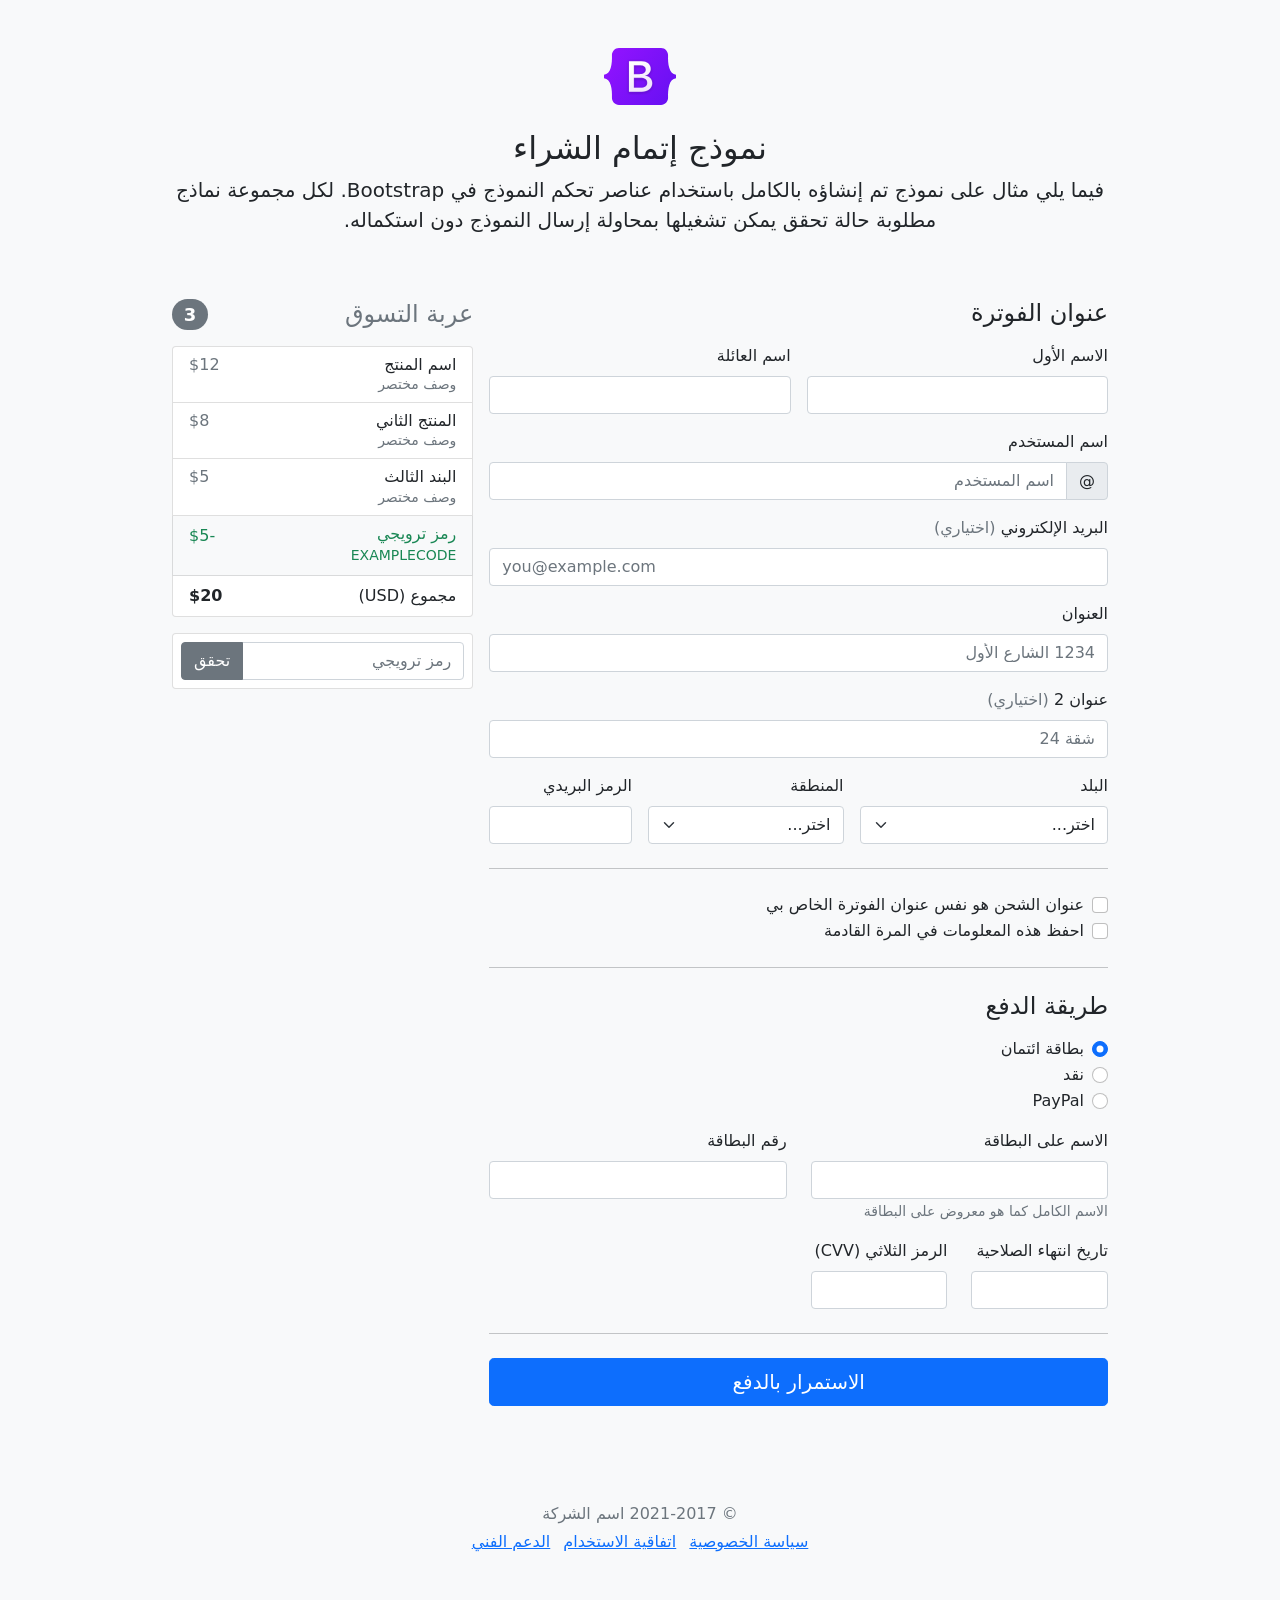
<file: bootstrap-5.1.3-examples/checkout-rtl/index.html>
<!doctype html>
<html lang="ar" dir="rtl">
  <head>
    <meta charset="utf-8">
    <meta name="viewport" content="width=device-width, initial-scale=1">
    <meta name="description" content="">
    <meta name="author" content="Mark Otto, Jacob Thornton, and Bootstrap contributors">
    <meta name="generator" content="Hugo 0.88.1">
    <title>مثال إتمام الشراء · Bootstrap v5.1</title>

    <link rel="canonical" href="https://getbootstrap.com/docs/5.1/examples/checkout-rtl/">

    

    <!-- Bootstrap core CSS -->
<link href="../assets/dist/css/bootstrap.rtl.min.css" rel="stylesheet">

    <style>
      .bd-placeholder-img {
        font-size: 1.125rem;
        text-anchor: middle;
        -webkit-user-select: none;
        -moz-user-select: none;
        user-select: none;
      }

      @media (min-width: 768px) {
        .bd-placeholder-img-lg {
          font-size: 3.5rem;
        }
      }
    </style>

    
    <!-- Custom styles for this template -->
    <link href="../checkout/form-validation.css" rel="stylesheet">
  </head>
  <body class="bg-light">
    
<div class="container">
  <main>
    <div class="py-5 text-center">
      <img class="d-block mx-auto mb-4" src="../assets/brand/bootstrap-logo.svg" alt="" width="72" height="57">
      <h2>نموذج إتمام الشراء</h2>
      <p class="lead">فيما يلي مثال على نموذج تم إنشاؤه بالكامل باستخدام عناصر تحكم النموذج في Bootstrap. لكل مجموعة نماذج مطلوبة حالة تحقق يمكن تشغيلها بمحاولة إرسال النموذج دون استكماله.</p>
    </div>

    <div class="row g-3">
      <div class="col-md-5 col-lg-4 order-md-last">
        <h4 class="d-flex justify-content-between align-items-center mb-3">
          <span class="text-muted">عربة التسوق</span>
          <span class="badge bg-secondary rounded-pill">3</span>
        </h4>
        <ul class="list-group mb-3">
          <li class="list-group-item d-flex justify-content-between lh-sm">
            <div>
              <h6 class="my-0">اسم المنتج</h6>
              <small class="text-muted">وصف مختصر</small>
            </div>
            <span class="text-muted">$12</span>
          </li>
          <li class="list-group-item d-flex justify-content-between lh-sm">
            <div>
              <h6 class="my-0">المنتج الثاني</h6>
              <small class="text-muted">وصف مختصر</small>
            </div>
            <span class="text-muted">$8</span>
          </li>
          <li class="list-group-item d-flex justify-content-between lh-sm">
            <div>
              <h6 class="my-0">البند الثالث</h6>
              <small class="text-muted">وصف مختصر</small>
            </div>
            <span class="text-muted">$5</span>
          </li>
          <li class="list-group-item d-flex justify-content-between bg-light">
            <div class="text-success">
              <h6 class="my-0">رمز ترويجي</h6>
              <small>EXAMPLECODE</small>
            </div>
            <span class="text-success">-$5</span>
          </li>
          <li class="list-group-item d-flex justify-content-between">
            <span>مجموع (USD)</span>
            <strong>$20</strong>
          </li>
        </ul>

        <form class="card p-2">
          <div class="input-group">
            <input type="text" class="form-control" placeholder="رمز ترويجي">
            <button type="submit" class="btn btn-secondary">تحقق</button>
          </div>
        </form>
      </div>
      <div class="col-md-7 col-lg-8">
        <h4 class="mb-3">عنوان الفوترة</h4>
        <form class="needs-validation" novalidate>
          <div class="row g-3">
            <div class="col-sm-6">
              <label for="firstName" class="form-label">الاسم الأول</label>
              <input type="text" class="form-control" id="firstName" placeholder="" value="" required>
              <div class="invalid-feedback">
                يرجى إدخال اسم أول صحيح.
              </div>
            </div>

            <div class="col-sm-6">
              <label for="lastName" class="form-label">اسم العائلة</label>
              <input type="text" class="form-control" id="lastName" placeholder="" value="" required>
              <div class="invalid-feedback">
                يرجى إدخال اسم عائلة صحيح.
              </div>
            </div>

            <div class="col-12">
              <label for="username" class="form-label">اسم المستخدم</label>
              <div class="input-group has-validation">
                <span class="input-group-text">@</span>
                <input type="text" class="form-control" id="username" placeholder="اسم المستخدم" required>
              <div class="invalid-feedback">
                اسم المستخدم الخاص بك مطلوب.
                </div>
              </div>
            </div>

            <div class="col-12">
              <label for="email" class="form-label">البريد الإلكتروني <span class="text-muted">(اختياري)</span></label>
              <input type="email" class="form-control" id="email" placeholder="you@example.com">
              <div class="invalid-feedback">
                يرجى إدخال عنوان بريد إلكتروني صحيح لتصلكم تحديثات الشحن.
              </div>
            </div>

            <div class="col-12">
              <label for="address" class="form-label">العنوان</label>
              <input type="text" class="form-control" id="address" placeholder="1234 الشارع الأول" required>
              <div class="invalid-feedback">
                يرجى إدخال عنوان الشحن الخاص بك.
              </div>
            </div>

            <div class="col-12">
              <label for="address2" class="form-label">عنوان 2 <span class="text-muted">(اختياري)</span></label>
              <input type="text" class="form-control" id="address2" placeholder="شقة 24">
            </div>

            <div class="col-md-5">
              <label for="country" class="form-label">البلد</label>
              <select class="form-select" id="country" required>
                <option value="">اختر...</option>
                <option>الولايات المتحدة الأمريكية</option>
              </select>
              <div class="invalid-feedback">
                يرجى اختيار بلد صحيح.
              </div>
            </div>

            <div class="col-md-4">
              <label for="state" class="form-label">المنطقة</label>
              <select class="form-select" id="state" required>
                <option value="">اختر...</option>
                <option>كاليفورنيا</option>
              </select>
              <div class="invalid-feedback">
                يرجى اختيار اسم منطقة صحيح.
              </div>
            </div>

            <div class="col-md-3">
              <label for="zip" class="form-label">الرمز البريدي</label>
              <input type="text" class="form-control" id="zip" placeholder="" required>
              <div class="invalid-feedback">
                الرمز البريدي مطلوب.
              </div>
            </div>
          </div>

          <hr class="my-4">

          <div class="form-check">
            <input type="checkbox" class="form-check-input" id="same-address">
            <label class="form-check-label" for="same-address">عنوان الشحن هو نفس عنوان الفوترة الخاص بي</label>
          </div>

          <div class="form-check">
            <input type="checkbox" class="form-check-input" id="save-info">
            <label class="form-check-label" for="save-info">احفظ هذه المعلومات في المرة القادمة</label>
          </div>

          <hr class="my-4">

          <h4 class="mb-3">طريقة الدفع</h4>

          <div class="my-3">
            <div class="form-check">
              <input id="credit" name="paymentMethod" type="radio" class="form-check-input" checked required>
              <label class="form-check-label" for="credit">بطاقة ائتمان</label>
            </div>
            <div class="form-check">
              <input id="cash" name="paymentMethod" type="radio" class="form-check-input" required>
              <label class="form-check-label" for="cash">نقد</label>
            </div>
            <div class="form-check">
              <input id="paypal" name="paymentMethod" type="radio" class="form-check-input" required>
              <label class="form-check-label" for="paypal">PayPal</label>
            </div>
          </div>

          <div class="row gy-3">
            <div class="col-md-6">
              <label for="cc-name" class="form-label">الاسم على البطاقة</label>
              <input type="text" class="form-control" id="cc-name" placeholder="" required>
              <small class="text-muted">الاسم الكامل كما هو معروض على البطاقة</small>
              <div class="invalid-feedback">
                الاسم على البطاقة مطلوب
              </div>
            </div>

            <div class="col-md-6">
              <label for="cc-number" class="form-label">رقم البطاقة</label>
              <input type="text" class="form-control" id="cc-number" placeholder="" required>
              <div class="invalid-feedback">
                رقم بطاقة الائتمان مطلوب
              </div>
            </div>

            <div class="col-md-3">
              <label for="cc-expiration" class="form-label">تاريخ انتهاء الصلاحية</label>
              <input type="text" class="form-control" id="cc-expiration" placeholder="" required>
              <div class="invalid-feedback">
                تاريخ انتهاء الصلاحية مطلوب
              </div>
            </div>

            <div class="col-md-3">
              <label for="cc-cvv" class="form-label">الرمز الثلاثي (CVV)</label>
              <input type="text" class="form-control" id="cc-cvv" placeholder="" required>
              <div class="invalid-feedback">
                رمز الحماية مطلوب
              </div>
            </div>
          </div>

          <hr class="my-4">

          <button class="w-100 btn btn-primary btn-lg" type="submit">الاستمرار بالدفع</button>
        </form>
      </div>
    </div>
  </main>
  <footer class="my-5 pt-5 text-muted text-center text-small">
    <p class="mb-1">&copy; 2021-2017 اسم الشركة</p>
    <ul class="list-inline">
      <li class="list-inline-item"><a href="#">سياسة الخصوصية</a></li>
      <li class="list-inline-item"><a href="#">اتفاقية الاستخدام</a></li>
      <li class="list-inline-item"><a href="#">الدعم الفني</a></li>
    </ul>
  </footer>
</div>


    <script src="../assets/dist/js/bootstrap.bundle.min.js"></script>

      <script src="../checkout/form-validation.js"></script>
  </body>
</html>
</file>
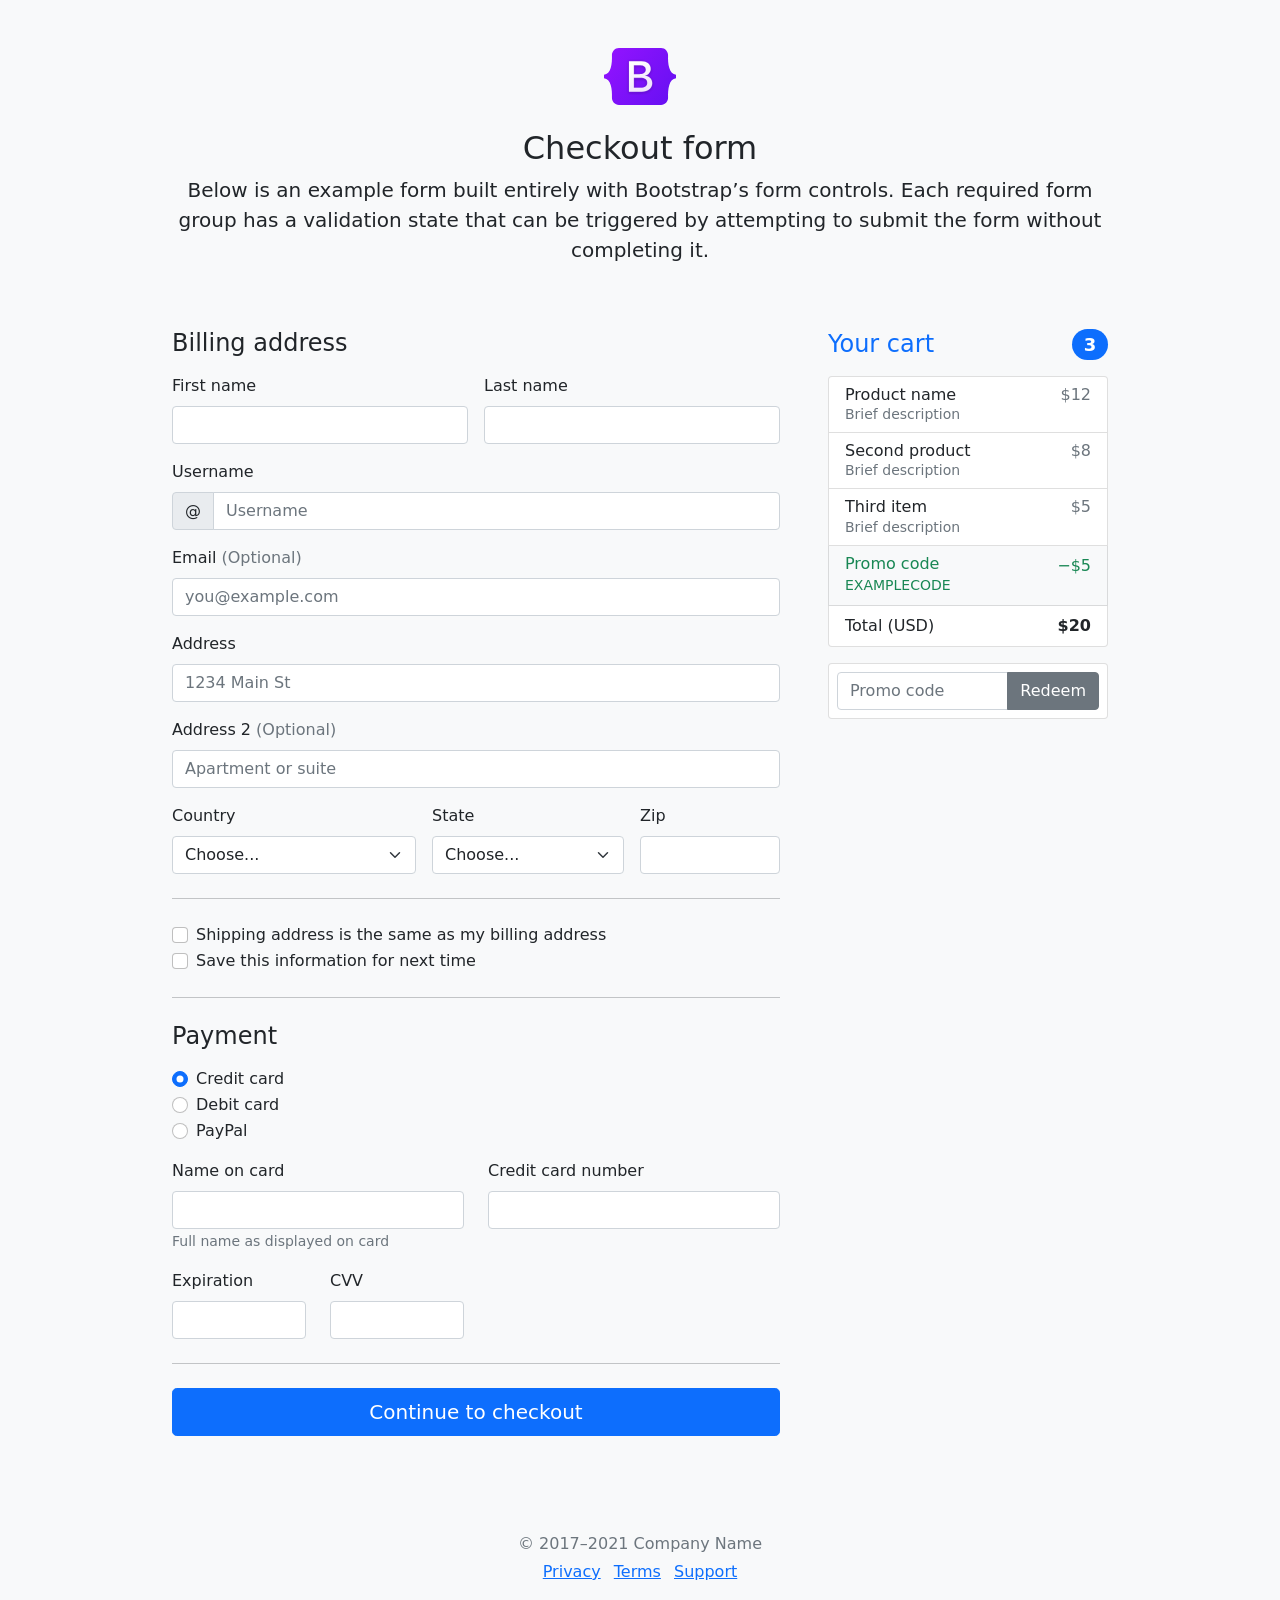
<file: bootstrap-5.1.3-examples/checkout/index.html>
<!doctype html>
<html lang="en">
  <head>
    <meta charset="utf-8">
    <meta name="viewport" content="width=device-width, initial-scale=1">
    <meta name="description" content="">
    <meta name="author" content="Mark Otto, Jacob Thornton, and Bootstrap contributors">
    <meta name="generator" content="Hugo 0.88.1">
    <title>Checkout example · Bootstrap v5.1</title>

    <link rel="canonical" href="https://getbootstrap.com/docs/5.1/examples/checkout/">

    

    <!-- Bootstrap core CSS -->
<link href="../assets/dist/css/bootstrap.min.css" rel="stylesheet">

    <style>
      .bd-placeholder-img {
        font-size: 1.125rem;
        text-anchor: middle;
        -webkit-user-select: none;
        -moz-user-select: none;
        user-select: none;
      }

      @media (min-width: 768px) {
        .bd-placeholder-img-lg {
          font-size: 3.5rem;
        }
      }
    </style>

    
    <!-- Custom styles for this template -->
    <link href="form-validation.css" rel="stylesheet">
  </head>
  <body class="bg-light">
    
<div class="container">
  <main>
    <div class="py-5 text-center">
      <img class="d-block mx-auto mb-4" src="../assets/brand/bootstrap-logo.svg" alt="" width="72" height="57">
      <h2>Checkout form</h2>
      <p class="lead">Below is an example form built entirely with Bootstrap’s form controls. Each required form group has a validation state that can be triggered by attempting to submit the form without completing it.</p>
    </div>

    <div class="row g-5">
      <div class="col-md-5 col-lg-4 order-md-last">
        <h4 class="d-flex justify-content-between align-items-center mb-3">
          <span class="text-primary">Your cart</span>
          <span class="badge bg-primary rounded-pill">3</span>
        </h4>
        <ul class="list-group mb-3">
          <li class="list-group-item d-flex justify-content-between lh-sm">
            <div>
              <h6 class="my-0">Product name</h6>
              <small class="text-muted">Brief description</small>
            </div>
            <span class="text-muted">$12</span>
          </li>
          <li class="list-group-item d-flex justify-content-between lh-sm">
            <div>
              <h6 class="my-0">Second product</h6>
              <small class="text-muted">Brief description</small>
            </div>
            <span class="text-muted">$8</span>
          </li>
          <li class="list-group-item d-flex justify-content-between lh-sm">
            <div>
              <h6 class="my-0">Third item</h6>
              <small class="text-muted">Brief description</small>
            </div>
            <span class="text-muted">$5</span>
          </li>
          <li class="list-group-item d-flex justify-content-between bg-light">
            <div class="text-success">
              <h6 class="my-0">Promo code</h6>
              <small>EXAMPLECODE</small>
            </div>
            <span class="text-success">−$5</span>
          </li>
          <li class="list-group-item d-flex justify-content-between">
            <span>Total (USD)</span>
            <strong>$20</strong>
          </li>
        </ul>

        <form class="card p-2">
          <div class="input-group">
            <input type="text" class="form-control" placeholder="Promo code">
            <button type="submit" class="btn btn-secondary">Redeem</button>
          </div>
        </form>
      </div>
      <div class="col-md-7 col-lg-8">
        <h4 class="mb-3">Billing address</h4>
        <form class="needs-validation" novalidate>
          <div class="row g-3">
            <div class="col-sm-6">
              <label for="firstName" class="form-label">First name</label>
              <input type="text" class="form-control" id="firstName" placeholder="" value="" required>
              <div class="invalid-feedback">
                Valid first name is required.
              </div>
            </div>

            <div class="col-sm-6">
              <label for="lastName" class="form-label">Last name</label>
              <input type="text" class="form-control" id="lastName" placeholder="" value="" required>
              <div class="invalid-feedback">
                Valid last name is required.
              </div>
            </div>

            <div class="col-12">
              <label for="username" class="form-label">Username</label>
              <div class="input-group has-validation">
                <span class="input-group-text">@</span>
                <input type="text" class="form-control" id="username" placeholder="Username" required>
              <div class="invalid-feedback">
                  Your username is required.
                </div>
              </div>
            </div>

            <div class="col-12">
              <label for="email" class="form-label">Email <span class="text-muted">(Optional)</span></label>
              <input type="email" class="form-control" id="email" placeholder="you@example.com">
              <div class="invalid-feedback">
                Please enter a valid email address for shipping updates.
              </div>
            </div>

            <div class="col-12">
              <label for="address" class="form-label">Address</label>
              <input type="text" class="form-control" id="address" placeholder="1234 Main St" required>
              <div class="invalid-feedback">
                Please enter your shipping address.
              </div>
            </div>

            <div class="col-12">
              <label for="address2" class="form-label">Address 2 <span class="text-muted">(Optional)</span></label>
              <input type="text" class="form-control" id="address2" placeholder="Apartment or suite">
            </div>

            <div class="col-md-5">
              <label for="country" class="form-label">Country</label>
              <select class="form-select" id="country" required>
                <option value="">Choose...</option>
                <option>United States</option>
              </select>
              <div class="invalid-feedback">
                Please select a valid country.
              </div>
            </div>

            <div class="col-md-4">
              <label for="state" class="form-label">State</label>
              <select class="form-select" id="state" required>
                <option value="">Choose...</option>
                <option>California</option>
              </select>
              <div class="invalid-feedback">
                Please provide a valid state.
              </div>
            </div>

            <div class="col-md-3">
              <label for="zip" class="form-label">Zip</label>
              <input type="text" class="form-control" id="zip" placeholder="" required>
              <div class="invalid-feedback">
                Zip code required.
              </div>
            </div>
          </div>

          <hr class="my-4">

          <div class="form-check">
            <input type="checkbox" class="form-check-input" id="same-address">
            <label class="form-check-label" for="same-address">Shipping address is the same as my billing address</label>
          </div>

          <div class="form-check">
            <input type="checkbox" class="form-check-input" id="save-info">
            <label class="form-check-label" for="save-info">Save this information for next time</label>
          </div>

          <hr class="my-4">

          <h4 class="mb-3">Payment</h4>

          <div class="my-3">
            <div class="form-check">
              <input id="credit" name="paymentMethod" type="radio" class="form-check-input" checked required>
              <label class="form-check-label" for="credit">Credit card</label>
            </div>
            <div class="form-check">
              <input id="debit" name="paymentMethod" type="radio" class="form-check-input" required>
              <label class="form-check-label" for="debit">Debit card</label>
            </div>
            <div class="form-check">
              <input id="paypal" name="paymentMethod" type="radio" class="form-check-input" required>
              <label class="form-check-label" for="paypal">PayPal</label>
            </div>
          </div>

          <div class="row gy-3">
            <div class="col-md-6">
              <label for="cc-name" class="form-label">Name on card</label>
              <input type="text" class="form-control" id="cc-name" placeholder="" required>
              <small class="text-muted">Full name as displayed on card</small>
              <div class="invalid-feedback">
                Name on card is required
              </div>
            </div>

            <div class="col-md-6">
              <label for="cc-number" class="form-label">Credit card number</label>
              <input type="text" class="form-control" id="cc-number" placeholder="" required>
              <div class="invalid-feedback">
                Credit card number is required
              </div>
            </div>

            <div class="col-md-3">
              <label for="cc-expiration" class="form-label">Expiration</label>
              <input type="text" class="form-control" id="cc-expiration" placeholder="" required>
              <div class="invalid-feedback">
                Expiration date required
              </div>
            </div>

            <div class="col-md-3">
              <label for="cc-cvv" class="form-label">CVV</label>
              <input type="text" class="form-control" id="cc-cvv" placeholder="" required>
              <div class="invalid-feedback">
                Security code required
              </div>
            </div>
          </div>

          <hr class="my-4">

          <button class="w-100 btn btn-primary btn-lg" type="submit">Continue to checkout</button>
        </form>
      </div>
    </div>
  </main>

  <footer class="my-5 pt-5 text-muted text-center text-small">
    <p class="mb-1">&copy; 2017–2021 Company Name</p>
    <ul class="list-inline">
      <li class="list-inline-item"><a href="#">Privacy</a></li>
      <li class="list-inline-item"><a href="#">Terms</a></li>
      <li class="list-inline-item"><a href="#">Support</a></li>
    </ul>
  </footer>
</div>


    <script src="../assets/dist/js/bootstrap.bundle.min.js"></script>

      <script src="form-validation.js"></script>
  </body>
</html>
</file>
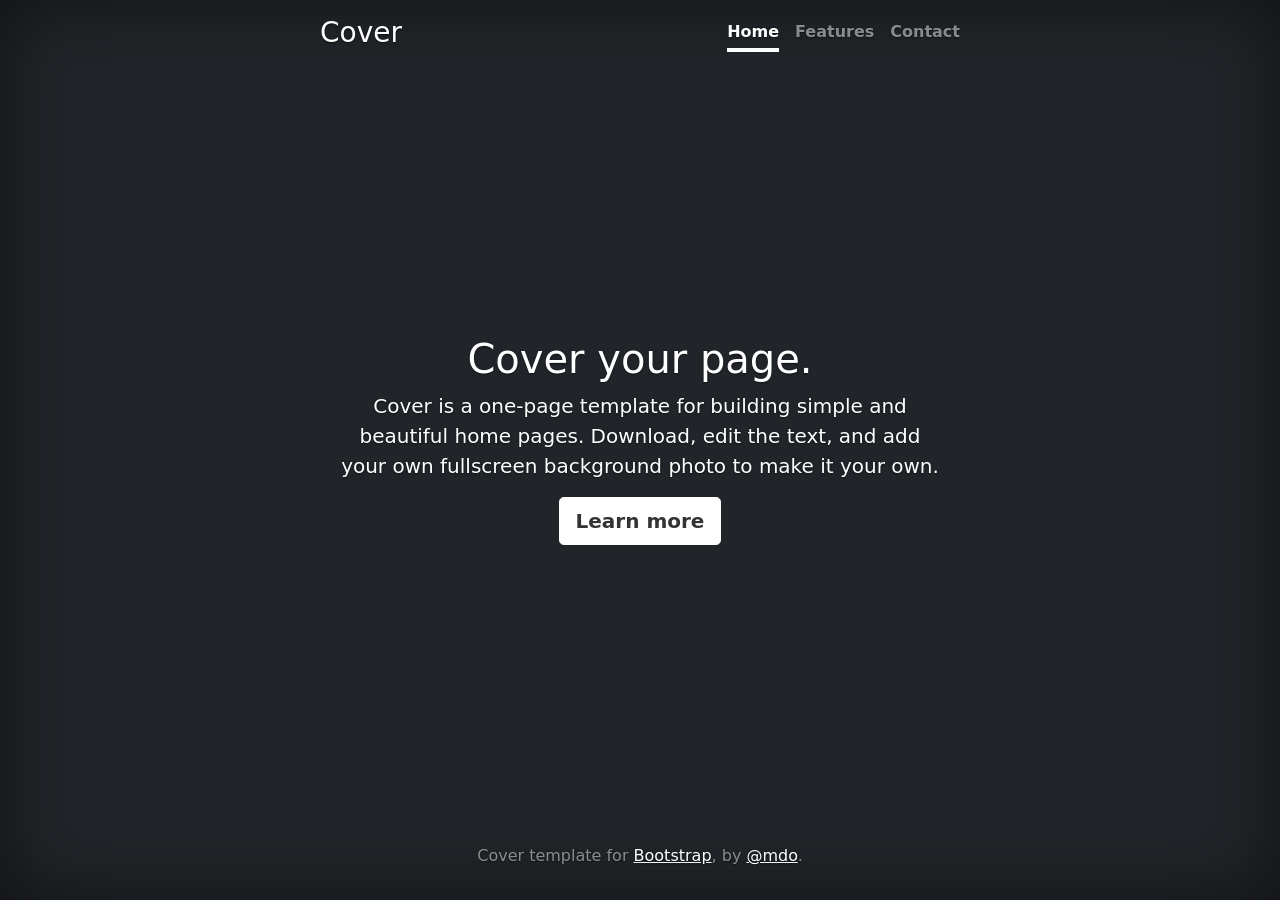
<file: bootstrap-5.1.3-examples/cover/index.html>
<!doctype html>
<html lang="en" class="h-100">
  <head>
    <meta charset="utf-8">
    <meta name="viewport" content="width=device-width, initial-scale=1">
    <meta name="description" content="">
    <meta name="author" content="Mark Otto, Jacob Thornton, and Bootstrap contributors">
    <meta name="generator" content="Hugo 0.88.1">
    <title>Cover Template · Bootstrap v5.1</title>

    <link rel="canonical" href="https://getbootstrap.com/docs/5.1/examples/cover/">

    

    <!-- Bootstrap core CSS -->
<link href="../assets/dist/css/bootstrap.min.css" rel="stylesheet">

    <style>
      .bd-placeholder-img {
        font-size: 1.125rem;
        text-anchor: middle;
        -webkit-user-select: none;
        -moz-user-select: none;
        user-select: none;
      }

      @media (min-width: 768px) {
        .bd-placeholder-img-lg {
          font-size: 3.5rem;
        }
      }
    </style>

    
    <!-- Custom styles for this template -->
    <link href="cover.css" rel="stylesheet">
  </head>
  <body class="d-flex h-100 text-center text-white bg-dark">
    
<div class="cover-container d-flex w-100 h-100 p-3 mx-auto flex-column">
  <header class="mb-auto">
    <div>
      <h3 class="float-md-start mb-0">Cover</h3>
      <nav class="nav nav-masthead justify-content-center float-md-end">
        <a class="nav-link active" aria-current="page" href="#">Home</a>
        <a class="nav-link" href="#">Features</a>
        <a class="nav-link" href="#">Contact</a>
      </nav>
    </div>
  </header>

  <main class="px-3">
    <h1>Cover your page.</h1>
    <p class="lead">Cover is a one-page template for building simple and beautiful home pages. Download, edit the text, and add your own fullscreen background photo to make it your own.</p>
    <p class="lead">
      <a href="#" class="btn btn-lg btn-secondary fw-bold border-white bg-white">Learn more</a>
    </p>
  </main>

  <footer class="mt-auto text-white-50">
    <p>Cover template for <a href="https://getbootstrap.com/" class="text-white">Bootstrap</a>, by <a href="https://twitter.com/mdo" class="text-white">@mdo</a>.</p>
  </footer>
</div>


    
  </body>
</html>
</file>
<file: carousel/carousel.css>
/* CUSTOMIZE THE CAROUSEL
-------------------------------------------------- */

/* Carousel base class */
.carousel {
  margin-bottom: 4rem;
}
/* Since positioning the image, we need to help out the caption */
.carousel-caption {
  bottom: 3rem;
  z-index: 10;
}

/* Declare heights because of positioning of img element */
.carousel-item {
  height: 32rem;
}
.carousel-item > img {
  position: absolute;
  top: 0;
  left: 0;
  min-width: 100%;
  height: 32rem;
}


/* MARKETING CONTENT
-------------------------------------------------- */

/* Center align the text within the three columns below the carousel */
.marketing .col-lg-4 {
  margin-bottom: 1.5rem;
  text-align: center;
}
.marketing h2 {
  font-weight: 400;
}
/* rtl:begin:ignore */
.marketing .col-lg-4 p {
  margin-right: .75rem;
  margin-left: .75rem;
}
/* rtl:end:ignore */


/* Featurettes
------------------------- */

.featurette-divider {
  margin: 5rem 0; /* Space out the Bootstrap <hr> more */
}

/* Thin out the marketing headings */
.featurette-heading {
  font-weight: 300;
  line-height: 1;
  /* rtl:remove */
  letter-spacing: -.05rem;
}

/* RESPONSIVE CSS
-------------------------------------------------- */

@media (min-width: 40em) {
  /* Bump up size of carousel content */
  .carousel-caption p {
    margin-bottom: 1.25rem;
    font-size: 1.25rem;
    line-height: 1.4;
  }

  .featurette-heading {
    font-size: 50px;
  }
}

@media (min-width: 62em) {
  .featurette-heading {
    margin-top: 7rem;
  }
}
</file>
<file: bootstrap-5.1.3-examples/blog/blog.rtl.css>
/* stylelint-disable selector-list-comma-newline-after */

.blog-header {
  line-height: 1;
  border-bottom: 1px solid #e5e5e5;
}

.blog-header-logo {
  font-family: Amiri, Georgia, "Times New Roman", serif;
  font-size: 2.25rem;
}

.blog-header-logo:hover {
  text-decoration: none;
}

h1, h2, h3, h4, h5, h6 {
  font-family: Amiri, Georgia, "Times New Roman", serif;
}

.display-4 {
  font-size: 2.5rem;
}
@media (min-width: 768px) {
  .display-4 {
    font-size: 3rem;
  }
}

.nav-scroller {
  position: relative;
  z-index: 2;
  height: 2.75rem;
  overflow-y: hidden;
}

.nav-scroller .nav {
  display: flex;
  flex-wrap: nowrap;
  padding-bottom: 1rem;
  margin-top: -1px;
  overflow-x: auto;
  text-align: center;
  white-space: nowrap;
  -webkit-overflow-scrolling: touch;
}

.nav-scroller .nav-link {
  padding-top: .75rem;
  padding-bottom: .75rem;
  font-size: .875rem;
}

.card-img-right {
  height: 100%;
  border-radius: 3px 0 0 3px;
}

.flex-auto {
  flex: 0 0 auto;
}

.h-250 { height: 250px; }
@media (min-width: 768px) {
  .h-md-250 { height: 250px; }
}

/* Pagination */
.blog-pagination {
  margin-bottom: 4rem;
}
.blog-pagination > .btn {
  border-radius: 2rem;
}

/*
 * Blog posts
 */
.blog-post {
  margin-bottom: 4rem;
}
.blog-post-title {
  margin-bottom: .25rem;
  font-size: 2.5rem;
}
.blog-post-meta {
  margin-bottom: 1.25rem;
  color: #727272;
}

/*
 * Footer
 */
.blog-footer {
  padding: 2.5rem 0;
  color: #727272;
  text-align: center;
  background-color: #f9f9f9;
  border-top: .05rem solid #e5e5e5;
}
.blog-footer p:last-child {
  margin-bottom: 0;
}
</file>
<file: bootstrap-5.1.3-examples/blog/blog.css>
/* stylelint-disable selector-list-comma-newline-after */

.blog-header {
  line-height: 1;
  border-bottom: 1px solid #e5e5e5;
}

.blog-header-logo {
  font-family: "Playfair Display", Georgia, "Times New Roman", serif/*rtl:Amiri, Georgia, "Times New Roman", serif*/;
  font-size: 2.25rem;
}

.blog-header-logo:hover {
  text-decoration: none;
}

h1, h2, h3, h4, h5, h6 {
  font-family: "Playfair Display", Georgia, "Times New Roman", serif/*rtl:Amiri, Georgia, "Times New Roman", serif*/;
}

.display-4 {
  font-size: 2.5rem;
}
@media (min-width: 768px) {
  .display-4 {
    font-size: 3rem;
  }
}

.nav-scroller {
  position: relative;
  z-index: 2;
  height: 2.75rem;
  overflow-y: hidden;
}

.nav-scroller .nav {
  display: flex;
  flex-wrap: nowrap;
  padding-bottom: 1rem;
  margin-top: -1px;
  overflow-x: auto;
  text-align: center;
  white-space: nowrap;
  -webkit-overflow-scrolling: touch;
}

.nav-scroller .nav-link {
  padding-top: .75rem;
  padding-bottom: .75rem;
  font-size: .875rem;
}

.card-img-right {
  height: 100%;
  border-radius: 0 3px 3px 0;
}

.flex-auto {
  flex: 0 0 auto;
}

.h-250 { height: 250px; }
@media (min-width: 768px) {
  .h-md-250 { height: 250px; }
}

/* Pagination */
.blog-pagination {
  margin-bottom: 4rem;
}
.blog-pagination > .btn {
  border-radius: 2rem;
}

/*
 * Blog posts
 */
.blog-post {
  margin-bottom: 4rem;
}
.blog-post-title {
  margin-bottom: .25rem;
  font-size: 2.5rem;
}
.blog-post-meta {
  margin-bottom: 1.25rem;
  color: #727272;
}

/*
 * Footer
 */
.blog-footer {
  padding: 2.5rem 0;
  color: #727272;
  text-align: center;
  background-color: #f9f9f9;
  border-top: .05rem solid #e5e5e5;
}
.blog-footer p:last-child {
  margin-bottom: 0;
}
</file>
<file: bootstrap-5.1.3-examples/carousel/carousel.rtl.css>
/* GLOBAL STYLES
-------------------------------------------------- */
/* Padding below the footer and lighter body text */

body {
  padding-top: 3rem;
  padding-bottom: 3rem;
  color: #5a5a5a;
}


/* CUSTOMIZE THE CAROUSEL
-------------------------------------------------- */

/* Carousel base class */
.carousel {
  margin-bottom: 4rem;
}
/* Since positioning the image, we need to help out the caption */
.carousel-caption {
  bottom: 3rem;
  z-index: 10;
}

/* Declare heights because of positioning of img element */
.carousel-item {
  height: 32rem;
}
.carousel-item > img {
  position: absolute;
  top: 0;
  right: 0;
  min-width: 100%;
  height: 32rem;
}


/* MARKETING CONTENT
-------------------------------------------------- */

/* Center align the text within the three columns below the carousel */
.marketing .col-lg-4 {
  margin-bottom: 1.5rem;
  text-align: center;
}
.marketing h2 {
  font-weight: 400;
}
.marketing .col-lg-4 p {
  margin-right: .75rem;
  margin-left: .75rem;
}


/* Featurettes
------------------------- */

.featurette-divider {
  margin: 5rem 0; /* Space out the Bootstrap <hr> more */
}

/* Thin out the marketing headings */
.featurette-heading {
  font-weight: 300;
  line-height: 1;
}


/* RESPONSIVE CSS
-------------------------------------------------- */

@media (min-width: 40em) {
  /* Bump up size of carousel content */
  .carousel-caption p {
    margin-bottom: 1.25rem;
    font-size: 1.25rem;
    line-height: 1.4;
  }

  .featurette-heading {
    font-size: 50px;
  }
}

@media (min-width: 62em) {
  .featurette-heading {
    margin-top: 7rem;
  }
}
</file>
<file: bootstrap-5.1.3-examples/carousel/carousel.css>
/* GLOBAL STYLES
-------------------------------------------------- */
/* Padding below the footer and lighter body text */

body {
  padding-top: 3rem;
  padding-bottom: 3rem;
  color: #5a5a5a;
}


/* CUSTOMIZE THE CAROUSEL
-------------------------------------------------- */

/* Carousel base class */
.carousel {
  margin-bottom: 4rem;
}
/* Since positioning the image, we need to help out the caption */
.carousel-caption {
  bottom: 3rem;
  z-index: 10;
}

/* Declare heights because of positioning of img element */
.carousel-item {
  height: 32rem;
}
.carousel-item > img {
  position: absolute;
  top: 0;
  left: 0;
  min-width: 100%;
  height: 32rem;
}


/* MARKETING CONTENT
-------------------------------------------------- */

/* Center align the text within the three columns below the carousel */
.marketing .col-lg-4 {
  margin-bottom: 1.5rem;
  text-align: center;
}
.marketing h2 {
  font-weight: 400;
}
/* rtl:begin:ignore */
.marketing .col-lg-4 p {
  margin-right: .75rem;
  margin-left: .75rem;
}
/* rtl:end:ignore */


/* Featurettes
------------------------- */

.featurette-divider {
  margin: 5rem 0; /* Space out the Bootstrap <hr> more */
}

/* Thin out the marketing headings */
.featurette-heading {
  font-weight: 300;
  line-height: 1;
  /* rtl:remove */
  letter-spacing: -.05rem;
}


/* RESPONSIVE CSS
-------------------------------------------------- */

@media (min-width: 40em) {
  /* Bump up size of carousel content */
  .carousel-caption p {
    margin-bottom: 1.25rem;
    font-size: 1.25rem;
    line-height: 1.4;
  }

  .featurette-heading {
    font-size: 50px;
  }
}

@media (min-width: 62em) {
  .featurette-heading {
    margin-top: 7rem;
  }
}
</file>
<file: bootstrap-5.1.3-examples/checkout/form-validation.css>
.container {
  max-width: 960px;
}
</file>
<file: bootstrap-5.1.3-examples/cover/cover.css>
/*
 * Globals
 */


/* Custom default button */
.btn-secondary,
.btn-secondary:hover,
.btn-secondary:focus {
  color: #333;
  text-shadow: none; /* Prevent inheritance from `body` */
}


/*
 * Base structure
 */

body {
  text-shadow: 0 .05rem .1rem rgba(0, 0, 0, .5);
  box-shadow: inset 0 0 5rem rgba(0, 0, 0, .5);
}

.cover-container {
  max-width: 42em;
}


/*
 * Header
 */

.nav-masthead .nav-link {
  padding: .25rem 0;
  font-weight: 700;
  color: rgba(255, 255, 255, .5);
  background-color: transparent;
  border-bottom: .25rem solid transparent;
}

.nav-masthead .nav-link:hover,
.nav-masthead .nav-link:focus {
  border-bottom-color: rgba(255, 255, 255, .25);
}

.nav-masthead .nav-link + .nav-link {
  margin-left: 1rem;
}

.nav-masthead .active {
  color: #fff;
  border-bottom-color: #fff;
}
</file>
<file: bootstrap-5.1.3-examples/cheatsheet/cheatsheet.rtl.css>
body {
  scroll-behavior: smooth;
}

/**
 * Bootstrap "Journal code" icon
 * @link https://icons.getbootstrap.com/icons/journal-code/
 */
.bd-heading a::before {
  display: inline-block;
  width: 1em;
  height: 1em;
  margin-left: .25rem;
  content: "";
  background-image: url("data:image/svg+xml,%3Csvg xmlns='http://www.w3.org/2000/svg' fill='%25230d6efd' viewBox='0 0 16 16'%3E%3Cpath d='M4 1h8a2 2 0 0 1 2 2v10a2 2 0 0 1-2 2H4a2 2 0 0 1-2-2h1a1 1 0 0 0 1 1h8a1 1 0 0 0 1-1V3a1 1 0 0 0-1-1H4a1 1 0 0 0-1 1H2a2 2 0 0 1 2-2z'/%3E%3Cpath d='M2 5v-.5a.5.5 0 0 1 1 0V5h.5a.5.5 0 0 1 0 1h-2a.5.5 0 0 1 0-1H2zm0 3v-.5a.5.5 0 0 1 1 0V8h.5a.5.5 0 0 1 0 1h-2a.5.5 0 0 1 0-1H2zm0 3v-.5a.5.5 0 0 1 1 0v.5h.5a.5.5 0 0 1 0 1h-2a.5.5 0 0 1 0-1H2z'/%3E%3Cpath fill-rule='evenodd' d='M8.646 5.646a.5.5 0 0 1 .708 0l2 2a.5.5 0 0 1 0 .708l-2 2a.5.5 0 0 1-.708-.708L10.293 8 8.646 6.354a.5.5 0 0 1 0-.708zm-1.292 0a.5.5 0 0 0-.708 0l-2 2a.5.5 0 0 0 0 .708l2 2a.5.5 0 0 0 .708-.708L5.707 8l1.647-1.646a.5.5 0 0 0 0-.708z'/%3E%3C/svg%3E");
  background-size: 1em;
}

/* stylelint-disable-next-line selector-max-universal */
.bd-heading + div > * + * {
  margin-top: 3rem;
}

/* Table of contents */
.bd-aside a {
  padding: .1875rem .5rem;
  margin-top: .125rem;
  margin-right: .3125rem;
  color: rgba(0, 0, 0, .65);
  text-decoration: none;
}

.bd-aside a:hover,
.bd-aside a:focus {
  color: rgba(0, 0, 0, .85);
  background-color: rgba(121, 82, 179, .1);
}

.bd-aside .active {
  font-weight: 600;
  color: rgba(0, 0, 0, .85);
}

.bd-aside .btn {
  padding: .25rem .5rem;
  font-weight: 600;
  color: rgba(0, 0, 0, .65);
  border: 0;
}

.bd-aside .btn:hover,
.bd-aside .btn:focus {
  color: rgba(0, 0, 0, .85);
  background-color: rgba(121, 82, 179, .1);
}

.bd-aside .btn:focus {
  box-shadow: 0 0 0 1px rgba(121, 82, 179, .7);
}

.bd-aside .btn::before {
  width: 1.25em;
  line-height: 0;
  content: url("data:image/svg+xml,%3csvg xmlns='http://www.w3.org/2000/svg' width='16' height='16' viewBox='0 0 16 16'%3e%3cpath fill='none' stroke='rgba%280,0,0,.5%29' stroke-linecap='round' stroke-linejoin='round' stroke-width='2' d='M5 14l6-6-6-6'/%3e%3c/svg%3e");
  transition: transform .35s ease;
  transform: rotate(180deg) translateX(-2px);
  transform-origin: .5em 50%;
}

.bd-aside .btn[aria-expanded="true"]::before {
  transform: rotate(90deg);
}


/* Examples */
.scrollspy-example {
  position: relative;
  height: 200px;
  margin-top: .5rem;
  overflow: auto;
}

[id="modal"] .bd-example .btn,
[id="buttons"] .bd-example .btn,
[id="tooltips"] .bd-example .btn,
[id="popovers"] .bd-example .btn,
[id="dropdowns"] .bd-example .btn-group,
[id="dropdowns"] .bd-example .dropdown,
[id="dropdowns"] .bd-example .dropup,
[id="dropdowns"] .bd-example .dropend,
[id="dropdowns"] .bd-example .dropstart {
  margin: 0 0 1rem 1rem;
}

/* Layout */
@media (min-width: 1200px) {
  body {
    display: grid;
    gap: 1rem;
    grid-template-columns: 1fr 4fr 1fr;
    grid-template-rows: auto;
  }

  .bd-header {
    position: fixed;
    top: 0;
    right: 0;
    left: 0;
    z-index: 1030;
    grid-column: 1 / span 3;
  }

  .bd-aside,
  .bd-cheatsheet {
    padding-top: 4rem;
  }

  /**
   * 1. Too bad only Firefox supports subgrids ATM
   */
  .bd-cheatsheet,
  .bd-cheatsheet section,
  .bd-cheatsheet article {
    display: inherit; /* 1 */
    gap: inherit; /* 1 */
    grid-template-columns: 1fr 4fr;
    grid-column: 1 / span 2;
    grid-template-rows: auto;
  }

  .bd-aside {
    grid-area: 1 / 3;
    scroll-margin-top: 4rem;
  }

  .bd-cheatsheet section,
  .bd-cheatsheet section > h2 {
    top: 2rem;
    scroll-margin-top: 2rem;
  }

  .bd-cheatsheet section > h2::before {
    position: absolute;
    top: 0;
    right: 0;
    bottom: -2rem;
    left: 0;
    z-index: -1;
    content: "";
    background-image: linear-gradient(to bottom, rgba(255, 255, 255, 1) calc(100% - 3rem), rgba(255, 255, 255, .01));
  }

  .bd-cheatsheet article,
  .bd-cheatsheet .bd-heading {
    top: 8rem;
    scroll-margin-top: 8rem;
  }

  .bd-cheatsheet .bd-heading {
    z-index: 1;
  }
}
</file>
<file: bootstrap-5.1.3-examples/cheatsheet/cheatsheet.css>
body {
  scroll-behavior: smooth;
}

/**
 * Bootstrap "Journal code" icon
 * @link https://icons.getbootstrap.com/icons/journal-code/
 */
.bd-heading a::before {
  display: inline-block;
  width: 1em;
  height: 1em;
  margin-right: .25rem;
  content: "";
  background-image: url("data:image/svg+xml,%3Csvg xmlns='http://www.w3.org/2000/svg' fill='%25230d6efd' viewBox='0 0 16 16'%3E%3Cpath d='M4 1h8a2 2 0 0 1 2 2v10a2 2 0 0 1-2 2H4a2 2 0 0 1-2-2h1a1 1 0 0 0 1 1h8a1 1 0 0 0 1-1V3a1 1 0 0 0-1-1H4a1 1 0 0 0-1 1H2a2 2 0 0 1 2-2z'/%3E%3Cpath d='M2 5v-.5a.5.5 0 0 1 1 0V5h.5a.5.5 0 0 1 0 1h-2a.5.5 0 0 1 0-1H2zm0 3v-.5a.5.5 0 0 1 1 0V8h.5a.5.5 0 0 1 0 1h-2a.5.5 0 0 1 0-1H2zm0 3v-.5a.5.5 0 0 1 1 0v.5h.5a.5.5 0 0 1 0 1h-2a.5.5 0 0 1 0-1H2z'/%3E%3Cpath fill-rule='evenodd' d='M8.646 5.646a.5.5 0 0 1 .708 0l2 2a.5.5 0 0 1 0 .708l-2 2a.5.5 0 0 1-.708-.708L10.293 8 8.646 6.354a.5.5 0 0 1 0-.708zm-1.292 0a.5.5 0 0 0-.708 0l-2 2a.5.5 0 0 0 0 .708l2 2a.5.5 0 0 0 .708-.708L5.707 8l1.647-1.646a.5.5 0 0 0 0-.708z'/%3E%3C/svg%3E");
  background-size: 1em;
}

/* stylelint-disable-next-line selector-max-universal */
.bd-heading + div > * + * {
  margin-top: 3rem;
}

/* Table of contents */
.bd-aside a {
  padding: .1875rem .5rem;
  margin-top: .125rem;
  margin-left: .3125rem;
  color: rgba(0, 0, 0, .65);
  text-decoration: none;
}

.bd-aside a:hover,
.bd-aside a:focus {
  color: rgba(0, 0, 0, .85);
  background-color: rgba(121, 82, 179, .1);
}

.bd-aside .active {
  font-weight: 600;
  color: rgba(0, 0, 0, .85);
}

.bd-aside .btn {
  padding: .25rem .5rem;
  font-weight: 600;
  color: rgba(0, 0, 0, .65);
  border: 0;
}

.bd-aside .btn:hover,
.bd-aside .btn:focus {
  color: rgba(0, 0, 0, .85);
  background-color: rgba(121, 82, 179, .1);
}

.bd-aside .btn:focus {
  box-shadow: 0 0 0 1px rgba(121, 82, 179, .7);
}

.bd-aside .btn::before {
  width: 1.25em;
  line-height: 0;
  content: url("data:image/svg+xml,%3csvg xmlns='http://www.w3.org/2000/svg' width='16' height='16' viewBox='0 0 16 16'%3e%3cpath fill='none' stroke='rgba%280,0,0,.5%29' stroke-linecap='round' stroke-linejoin='round' stroke-width='2' d='M5 14l6-6-6-6'/%3e%3c/svg%3e");
  transition: transform .35s ease;

  /* rtl:raw:
  transform: rotate(180deg) translateX(-2px);
  */
  transform-origin: .5em 50%;
}

.bd-aside .btn[aria-expanded="true"]::before {
  transform: rotate(90deg)/* rtl:ignore */;
}


/* Examples */
.scrollspy-example {
  position: relative;
  height: 200px;
  margin-top: .5rem;
  overflow: auto;
}

[id="modal"] .bd-example .btn,
[id="buttons"] .bd-example .btn,
[id="tooltips"] .bd-example .btn,
[id="popovers"] .bd-example .btn,
[id="dropdowns"] .bd-example .btn-group,
[id="dropdowns"] .bd-example .dropdown,
[id="dropdowns"] .bd-example .dropup,
[id="dropdowns"] .bd-example .dropend,
[id="dropdowns"] .bd-example .dropstart {
  margin: 0 1rem 1rem 0;
}

/* Layout */
@media (min-width: 1200px) {
  body {
    display: grid;
    gap: 1rem;
    grid-template-columns: 1fr 4fr 1fr;
    grid-template-rows: auto;
  }

  .bd-header {
    position: fixed;
    top: 0;
    /* rtl:begin:ignore */
    right: 0;
    left: 0;
    /* rtl:end:ignore */
    z-index: 1030;
    grid-column: 1 / span 3;
  }

  .bd-aside,
  .bd-cheatsheet {
    padding-top: 4rem;
  }

  /**
   * 1. Too bad only Firefox supports subgrids ATM
   */
  .bd-cheatsheet,
  .bd-cheatsheet section,
  .bd-cheatsheet article {
    display: inherit; /* 1 */
    gap: inherit; /* 1 */
    grid-template-columns: 1fr 4fr;
    grid-column: 1 / span 2;
    grid-template-rows: auto;
  }

  .bd-aside {
    grid-area: 1 / 3;
    scroll-margin-top: 4rem;
  }

  .bd-cheatsheet section,
  .bd-cheatsheet section > h2 {
    top: 2rem;
    scroll-margin-top: 2rem;
  }

  .bd-cheatsheet section > h2::before {
    position: absolute;
    /* rtl:begin:ignore */
    top: 0;
    right: 0;
    bottom: -2rem;
    left: 0;
    /* rtl:end:ignore */
    z-index: -1;
    content: "";
    background-image: linear-gradient(to bottom, rgba(255, 255, 255, 1) calc(100% - 3rem), rgba(255, 255, 255, .01));
  }

  .bd-cheatsheet article,
  .bd-cheatsheet .bd-heading {
    top: 8rem;
    scroll-margin-top: 8rem;
  }

  .bd-cheatsheet .bd-heading {
    z-index: 1;
  }
}
</file>
